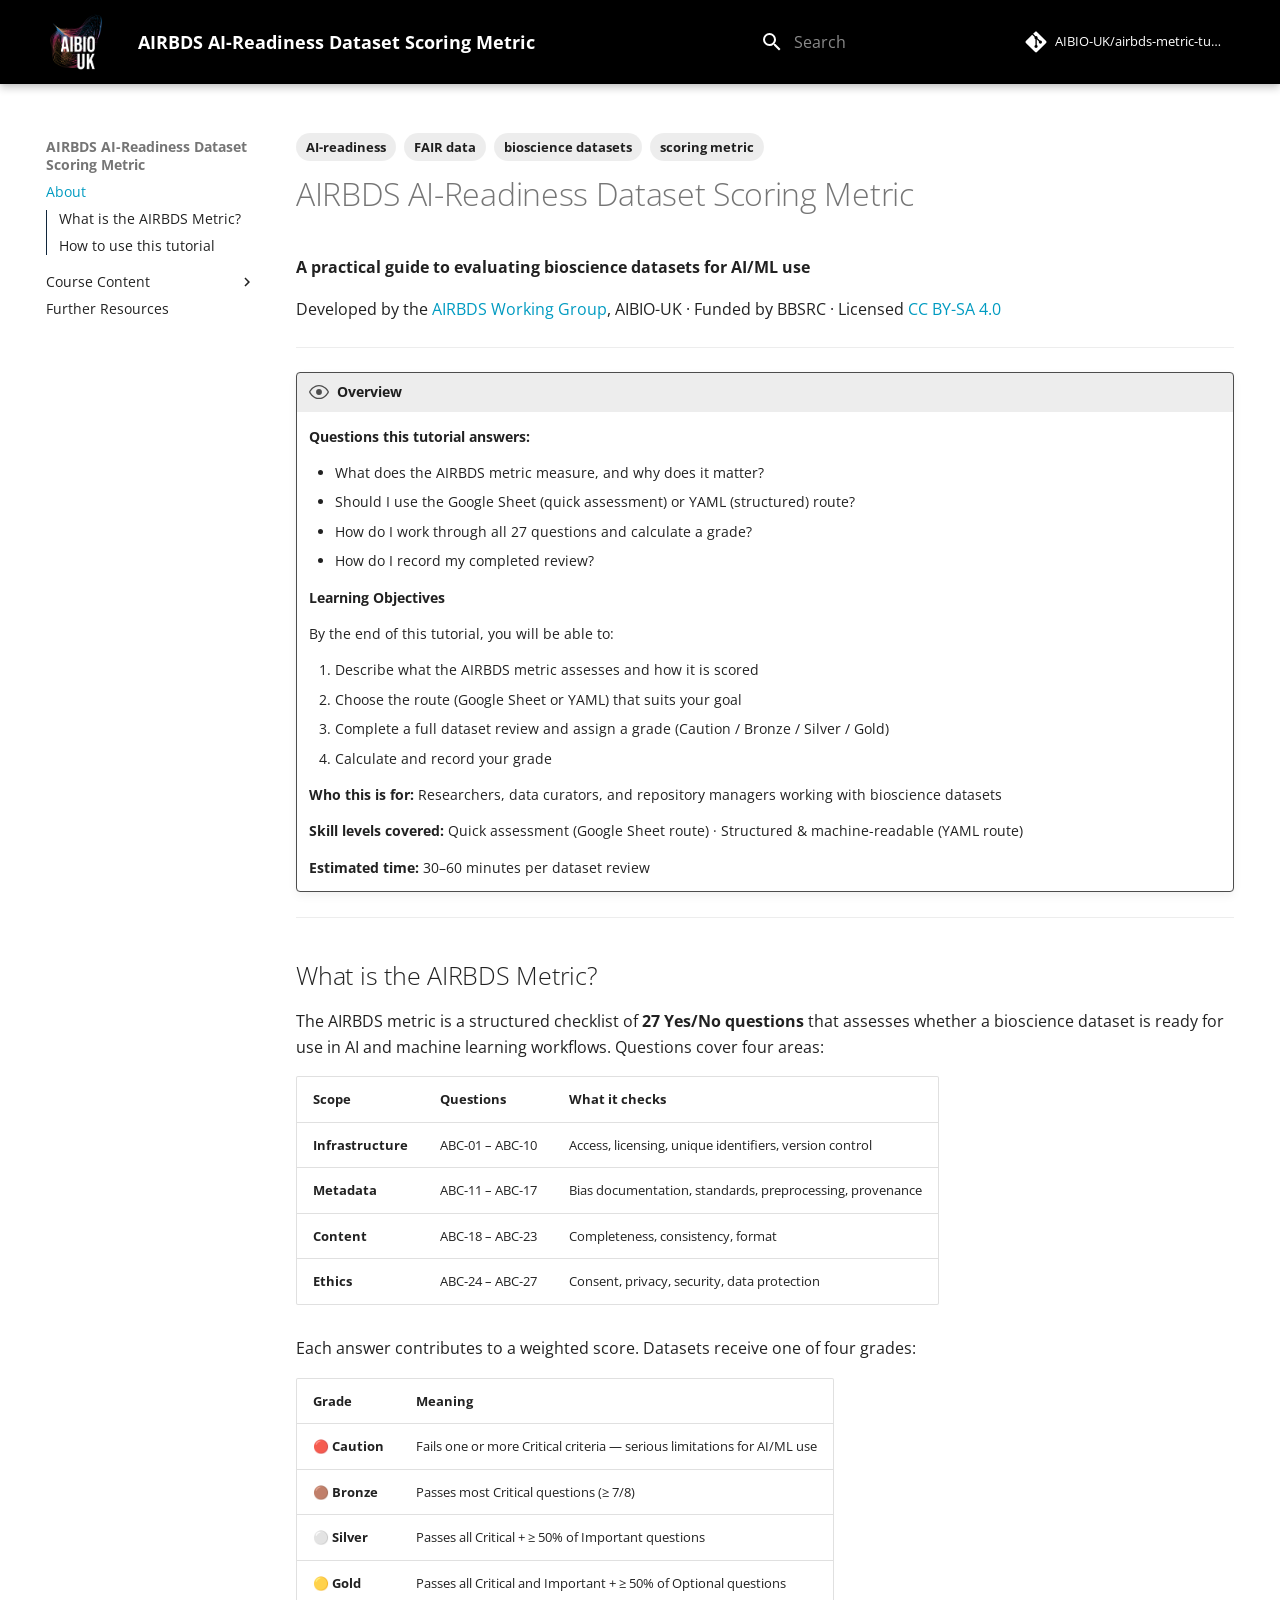
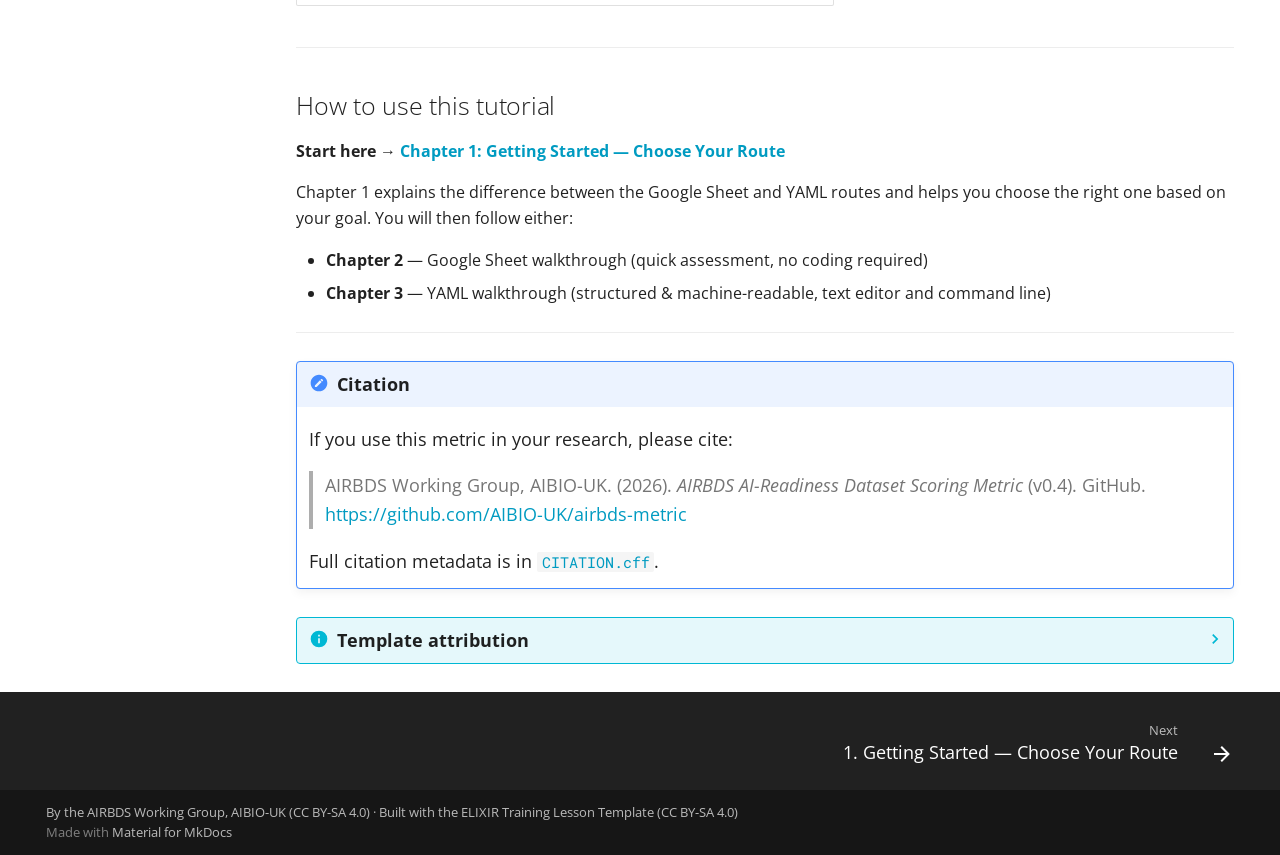
<file: index.html>
<!doctype html>
<html lang="en" class="no-js">
  <head>
    
      <meta charset="utf-8">
      <meta name="viewport" content="width=device-width,initial-scale=1">
      
      
      
        <link rel="canonical" href="https://AIBIO-UK.github.io/airbds-metric-tutorial/">
      
      
      
        <link rel="next" href="chapters/chapter_01/">
      
      
        
      
      
      <link rel="icon" href="assets/images/aibio-uk-logo.png">
      <meta name="generator" content="mkdocs-1.6.1, mkdocs-material-9.7.7">
    
    
      
        <title>AIRBDS AI-Readiness Dataset Scoring Metric</title>
      
    
    
      <link rel="stylesheet" href="assets/stylesheets/main.ec1eaa64.min.css">
      
      


    
    
      
    
    
      
        
        
        <link rel="preconnect" href="https://fonts.gstatic.com" crossorigin>
        <link rel="stylesheet" href="https://fonts.googleapis.com/css?family=Open+Sans:300,300i,400,400i,700,700i%7CRoboto+Mono:400,400i,700,700i&display=fallback">
        <style>:root{--md-text-font:"Open Sans";--md-code-font:"Roboto Mono"}</style>
      
    
    
      <link rel="stylesheet" href="stylesheets/extra.css">
    
      <link rel="stylesheet" href="stylesheets/neoteroi-mkdocs.css">
    
    <script>__md_scope=new URL(".",location),__md_hash=e=>[...e].reduce(((e,_)=>(e<<5)-e+_.charCodeAt(0)),0),__md_get=(e,_=localStorage,t=__md_scope)=>JSON.parse(_.getItem(t.pathname+"."+e)),__md_set=(e,_,t=localStorage,a=__md_scope)=>{try{t.setItem(a.pathname+"."+e,JSON.stringify(_))}catch(e){}}</script>
    
      

    
    
  </head>
  
  
    <body dir="ltr">
  
    
    <input class="md-toggle" data-md-toggle="drawer" type="checkbox" id="__drawer" autocomplete="off">
    <input class="md-toggle" data-md-toggle="search" type="checkbox" id="__search" autocomplete="off">
    <label class="md-overlay" for="__drawer"></label>
    <div data-md-component="skip">
      
        
        <a href="#airbds-ai-readiness-dataset-scoring-metric" class="md-skip">
          Skip to content
        </a>
      
    </div>
    <div data-md-component="announce">
      
    </div>
    
    
      

  

<header class="md-header md-header--shadow" data-md-component="header">
  <nav class="md-header__inner md-grid" aria-label="Header">
    <a href="." title="AIRBDS AI-Readiness Dataset Scoring Metric" class="md-header__button md-logo" aria-label="AIRBDS AI-Readiness Dataset Scoring Metric" data-md-component="logo">
      
  <img src="assets/images/10362_UoN_AIBIO-UK_LOGO_Full_Reversed.jpg" alt="logo">

    </a>
    <label class="md-header__button md-icon" for="__drawer">
      
      <svg xmlns="http://www.w3.org/2000/svg" viewBox="0 0 24 24"><path d="M3 6h18v2H3zm0 5h18v2H3zm0 5h18v2H3z"/></svg>
    </label>
    <div class="md-header__title" data-md-component="header-title">
      <div class="md-header__ellipsis">
        <div class="md-header__topic">
          <span class="md-ellipsis">
            AIRBDS AI-Readiness Dataset Scoring Metric
          </span>
        </div>
        <div class="md-header__topic" data-md-component="header-topic">
          <span class="md-ellipsis">
            
              About
            
          </span>
        </div>
      </div>
    </div>
    
    
      <script>var palette=__md_get("__palette");if(palette&&palette.color){if("(prefers-color-scheme)"===palette.color.media){var media=matchMedia("(prefers-color-scheme: light)"),input=document.querySelector(media.matches?"[data-md-color-media='(prefers-color-scheme: light)']":"[data-md-color-media='(prefers-color-scheme: dark)']");palette.color.media=input.getAttribute("data-md-color-media"),palette.color.scheme=input.getAttribute("data-md-color-scheme"),palette.color.primary=input.getAttribute("data-md-color-primary"),palette.color.accent=input.getAttribute("data-md-color-accent")}for(var[key,value]of Object.entries(palette.color))document.body.setAttribute("data-md-color-"+key,value)}</script>
    
    
    
      
      
        <label class="md-header__button md-icon" for="__search">
          
          <svg xmlns="http://www.w3.org/2000/svg" viewBox="0 0 24 24"><path d="M9.5 3A6.5 6.5 0 0 1 16 9.5c0 1.61-.59 3.09-1.56 4.23l.27.27h.79l5 5-1.5 1.5-5-5v-.79l-.27-.27A6.52 6.52 0 0 1 9.5 16 6.5 6.5 0 0 1 3 9.5 6.5 6.5 0 0 1 9.5 3m0 2C7 5 5 7 5 9.5S7 14 9.5 14 14 12 14 9.5 12 5 9.5 5"/></svg>
        </label>
        <div class="md-search" data-md-component="search" role="dialog">
  <label class="md-search__overlay" for="__search"></label>
  <div class="md-search__inner" role="search">
    <form class="md-search__form" name="search">
      <input type="text" class="md-search__input" name="query" aria-label="Search" placeholder="Search" autocapitalize="off" autocorrect="off" autocomplete="off" spellcheck="false" data-md-component="search-query" required>
      <label class="md-search__icon md-icon" for="__search">
        
        <svg xmlns="http://www.w3.org/2000/svg" viewBox="0 0 24 24"><path d="M9.5 3A6.5 6.5 0 0 1 16 9.5c0 1.61-.59 3.09-1.56 4.23l.27.27h.79l5 5-1.5 1.5-5-5v-.79l-.27-.27A6.52 6.52 0 0 1 9.5 16 6.5 6.5 0 0 1 3 9.5 6.5 6.5 0 0 1 9.5 3m0 2C7 5 5 7 5 9.5S7 14 9.5 14 14 12 14 9.5 12 5 9.5 5"/></svg>
        
        <svg xmlns="http://www.w3.org/2000/svg" viewBox="0 0 24 24"><path d="M20 11v2H8l5.5 5.5-1.42 1.42L4.16 12l7.92-7.92L13.5 5.5 8 11z"/></svg>
      </label>
      <nav class="md-search__options" aria-label="Search">
        
        <button type="reset" class="md-search__icon md-icon" title="Clear" aria-label="Clear" tabindex="-1">
          
          <svg xmlns="http://www.w3.org/2000/svg" viewBox="0 0 24 24"><path d="M19 6.41 17.59 5 12 10.59 6.41 5 5 6.41 10.59 12 5 17.59 6.41 19 12 13.41 17.59 19 19 17.59 13.41 12z"/></svg>
        </button>
      </nav>
      
    </form>
    <div class="md-search__output">
      <div class="md-search__scrollwrap" tabindex="0" data-md-scrollfix>
        <div class="md-search-result" data-md-component="search-result">
          <div class="md-search-result__meta">
            Initializing search
          </div>
          <ol class="md-search-result__list" role="presentation"></ol>
        </div>
      </div>
    </div>
  </div>
</div>
      
    
    
      <div class="md-header__source">
        <a href="https://github.com/AIBIO-UK/airbds-metric-tutorial" title="Go to repository" class="md-source" data-md-component="source">
  <div class="md-source__icon md-icon">
    
    <svg xmlns="http://www.w3.org/2000/svg" viewBox="0 0 448 512"><!--! Font Awesome Free 7.1.0 by @fontawesome - https://fontawesome.com License - https://fontawesome.com/license/free (Icons: CC BY 4.0, Fonts: SIL OFL 1.1, Code: MIT License) Copyright 2025 Fonticons, Inc.--><path d="M439.6 236.1 244 40.5c-5.4-5.5-12.8-8.5-20.4-8.5s-15 3-20.4 8.4L162.5 81l51.5 51.5c27.1-9.1 52.7 16.8 43.4 43.7l49.7 49.7c34.2-11.8 61.2 31 35.5 56.7-26.5 26.5-70.2-2.9-56-37.3L240.3 199v121.9c25.3 12.5 22.3 41.8 9.1 55-6.4 6.4-15.2 10.1-24.3 10.1s-17.8-3.6-24.3-10.1c-17.6-17.6-11.1-46.9 11.2-56v-123c-20.8-8.5-24.6-30.7-18.6-45L142.6 101 8.5 235.1C3 240.6 0 247.9 0 255.5s3 15 8.5 20.4l195.6 195.7c5.4 5.4 12.7 8.4 20.4 8.4s15-3 20.4-8.4l194.7-194.7c5.4-5.4 8.4-12.8 8.4-20.4s-3-15-8.4-20.4"/></svg>
  </div>
  <div class="md-source__repository">
    AIBIO-UK/airbds-metric-tutorial
  </div>
</a>
      </div>
    
  </nav>
  
</header>
    
    <div class="md-container" data-md-component="container">
      
      
        
          
        
      
      <main class="md-main" data-md-component="main">
        <div class="md-main__inner md-grid">
          
            
              
              <div class="md-sidebar md-sidebar--primary" data-md-component="sidebar" data-md-type="navigation" >
                <div class="md-sidebar__scrollwrap">
                  <div class="md-sidebar__inner">
                    



  

<nav class="md-nav md-nav--primary md-nav--integrated" aria-label="Navigation" data-md-level="0">
  <label class="md-nav__title" for="__drawer">
    <a href="." title="AIRBDS AI-Readiness Dataset Scoring Metric" class="md-nav__button md-logo" aria-label="AIRBDS AI-Readiness Dataset Scoring Metric" data-md-component="logo">
      
  <img src="assets/images/10362_UoN_AIBIO-UK_LOGO_Full_Reversed.jpg" alt="logo">

    </a>
    AIRBDS AI-Readiness Dataset Scoring Metric
  </label>
  
    <div class="md-nav__source">
      <a href="https://github.com/AIBIO-UK/airbds-metric-tutorial" title="Go to repository" class="md-source" data-md-component="source">
  <div class="md-source__icon md-icon">
    
    <svg xmlns="http://www.w3.org/2000/svg" viewBox="0 0 448 512"><!--! Font Awesome Free 7.1.0 by @fontawesome - https://fontawesome.com License - https://fontawesome.com/license/free (Icons: CC BY 4.0, Fonts: SIL OFL 1.1, Code: MIT License) Copyright 2025 Fonticons, Inc.--><path d="M439.6 236.1 244 40.5c-5.4-5.5-12.8-8.5-20.4-8.5s-15 3-20.4 8.4L162.5 81l51.5 51.5c27.1-9.1 52.7 16.8 43.4 43.7l49.7 49.7c34.2-11.8 61.2 31 35.5 56.7-26.5 26.5-70.2-2.9-56-37.3L240.3 199v121.9c25.3 12.5 22.3 41.8 9.1 55-6.4 6.4-15.2 10.1-24.3 10.1s-17.8-3.6-24.3-10.1c-17.6-17.6-11.1-46.9 11.2-56v-123c-20.8-8.5-24.6-30.7-18.6-45L142.6 101 8.5 235.1C3 240.6 0 247.9 0 255.5s3 15 8.5 20.4l195.6 195.7c5.4 5.4 12.7 8.4 20.4 8.4s15-3 20.4-8.4l194.7-194.7c5.4-5.4 8.4-12.8 8.4-20.4s-3-15-8.4-20.4"/></svg>
  </div>
  <div class="md-source__repository">
    AIBIO-UK/airbds-metric-tutorial
  </div>
</a>
    </div>
  
  <ul class="md-nav__list" data-md-scrollfix>
    
      
      
  
  
    
  
  
  
    <li class="md-nav__item md-nav__item--active">
      
      <input class="md-nav__toggle md-toggle" type="checkbox" id="__toc">
      
      
        
      
      
        <label class="md-nav__link md-nav__link--active" for="__toc">
          
  
  
  <span class="md-ellipsis">
    
  
    About
  

    
  </span>
  
  

          <span class="md-nav__icon md-icon"></span>
        </label>
      
      <a href="." class="md-nav__link md-nav__link--active">
        
  
  
  <span class="md-ellipsis">
    
  
    About
  

    
  </span>
  
  

      </a>
      
        

<nav class="md-nav md-nav--secondary" aria-label="Table of contents">
  
  
  
    
  
  
    <label class="md-nav__title" for="__toc">
      <span class="md-nav__icon md-icon"></span>
      Table of contents
    </label>
    <ul class="md-nav__list" data-md-component="toc" data-md-scrollfix>
      
        <li class="md-nav__item">
  <a href="#what-is-the-airbds-metric" class="md-nav__link">
    <span class="md-ellipsis">
      
        What is the AIRBDS Metric?
      
    </span>
  </a>
  
</li>
      
        <li class="md-nav__item">
  <a href="#how-to-use-this-tutorial" class="md-nav__link">
    <span class="md-ellipsis">
      
        How to use this tutorial
      
    </span>
  </a>
  
</li>
      
    </ul>
  
</nav>
      
    </li>
  

    
      
      
  
  
  
  
    
    
    
    
    
    <li class="md-nav__item md-nav__item--nested">
      
        
        
        <input class="md-nav__toggle md-toggle " type="checkbox" id="__nav_2" >
        
          
          <label class="md-nav__link" for="__nav_2" id="__nav_2_label" tabindex="0">
            
  
  
  <span class="md-ellipsis">
    
  
    Course Content
  

    
  </span>
  
  

            <span class="md-nav__icon md-icon"></span>
          </label>
        
        <nav class="md-nav" data-md-level="1" aria-labelledby="__nav_2_label" aria-expanded="false">
          <label class="md-nav__title" for="__nav_2">
            <span class="md-nav__icon md-icon"></span>
            
  
    Course Content
  

          </label>
          <ul class="md-nav__list" data-md-scrollfix>
            
              
                
  
  
  
  
    <li class="md-nav__item">
      <a href="chapters/chapter_01/" class="md-nav__link">
        
  
  
  <span class="md-ellipsis">
    
  
    1. Getting Started — Choose Your Route
  

    
  </span>
  
  

      </a>
    </li>
  

              
            
              
                
  
  
  
  
    <li class="md-nav__item">
      <a href="chapters/chapter_02_google_sheet/" class="md-nav__link">
        
  
  
  <span class="md-ellipsis">
    
  
    2. Google Sheet Walkthrough (Quick Assessment)
  

    
  </span>
  
  

      </a>
    </li>
  

              
            
              
                
  
  
  
  
    <li class="md-nav__item">
      <a href="chapters/chapter_03_yaml/" class="md-nav__link">
        
  
  
  <span class="md-ellipsis">
    
  
    3. YAML Walkthrough
  

    
  </span>
  
  

      </a>
    </li>
  

              
            
              
                
  
  
  
  
    <li class="md-nav__item">
      <a href="chapters/references/" class="md-nav__link">
        
  
  
  <span class="md-ellipsis">
    
  
    References
  

    
  </span>
  
  

      </a>
    </li>
  

              
            
          </ul>
        </nav>
      
    </li>
  

    
      
      
  
  
  
  
    <li class="md-nav__item">
      <a href="follow_up_training/" class="md-nav__link">
        
  
  
  <span class="md-ellipsis">
    
  
    Further Resources
  

    
  </span>
  
  

      </a>
    </li>
  

    
  </ul>
</nav>
                  </div>
                </div>
              </div>
            
            
          
          
            <div class="md-content" data-md-component="content">
              
              <article class="md-content__inner md-typeset">
                
                  

  <nav class="md-tags" >
    
      
      
      
      
        <a href="keywords/#tag:ai-readiness" class="md-tag">AI-readiness</a>
      
    
      
      
      
      
        <a href="keywords/#tag:fair-data" class="md-tag">FAIR data</a>
      
    
      
      
      
      
        <a href="keywords/#tag:bioscience-datasets" class="md-tag">bioscience datasets</a>
      
    
      
      
      
      
        <a href="keywords/#tag:scoring-metric" class="md-tag">scoring metric</a>
      
    
  </nav>


  
  


<div><h1 id="airbds-ai-readiness-dataset-scoring-metric">AIRBDS AI-Readiness Dataset Scoring Metric</h1>
<p><strong>A practical guide to evaluating bioscience datasets for AI/ML use</strong></p>
<p>Developed by the <a href="https://aibio.ac.uk/about/working-groups/airbds/">AIRBDS Working Group</a>, AIBIO-UK · Funded by BBSRC · Licensed <a href="https://creativecommons.org/licenses/by-sa/4.0/">CC BY-SA 4.0</a></p>
<hr>
<div class="admonition overview">
<p class="admonition-title">Overview</p>
<p><strong>Questions this tutorial answers:</strong></p>
<ul>
<li>What does the AIRBDS metric measure, and why does it matter?</li>
<li>Should I use the Google Sheet (quick assessment) or YAML (structured) route?</li>
<li>How do I work through all 27 questions and calculate a grade?</li>
<li>How do I record my completed review?</li>
</ul>
<p><strong>Learning Objectives</strong></p>
<p>By the end of this tutorial, you will be able to:</p>
<ol>
<li>Describe what the AIRBDS metric assesses and how it is scored</li>
<li>Choose the route (Google Sheet or YAML) that suits your goal</li>
<li>Complete a full dataset review and assign a grade (Caution / Bronze / Silver / Gold)</li>
<li>Calculate and record your grade</li>
</ol>
<p><strong>Who this is for:</strong> Researchers, data curators, and repository managers working with bioscience datasets</p>
<p><strong>Skill levels covered:</strong> Quick assessment (Google Sheet route) · Structured &amp; machine-readable (YAML route)</p>
<p><strong>Estimated time:</strong> 30–60 minutes per dataset review</p>
</div>
<hr>
<h2 id="what-is-the-airbds-metric">What is the AIRBDS Metric?</h2>
<p>The AIRBDS metric is a structured checklist of <strong>27 Yes/No questions</strong> that assesses whether a bioscience dataset is ready for use in AI and machine learning workflows. Questions cover four areas:</p>
<table>
<thead>
<tr>
<th>Scope</th>
<th>Questions</th>
<th>What it checks</th>
</tr>
</thead>
<tbody>
<tr>
<td><strong>Infrastructure</strong></td>
<td>ABC-01 – ABC-10</td>
<td>Access, licensing, unique identifiers, version control</td>
</tr>
<tr>
<td><strong>Metadata</strong></td>
<td>ABC-11 – ABC-17</td>
<td>Bias documentation, standards, preprocessing, provenance</td>
</tr>
<tr>
<td><strong>Content</strong></td>
<td>ABC-18 – ABC-23</td>
<td>Completeness, consistency, format</td>
</tr>
<tr>
<td><strong>Ethics</strong></td>
<td>ABC-24 – ABC-27</td>
<td>Consent, privacy, security, data protection</td>
</tr>
</tbody>
</table>
<p>Each answer contributes to a weighted score. Datasets receive one of four grades:</p>
<table>
<thead>
<tr>
<th>Grade</th>
<th>Meaning</th>
</tr>
</thead>
<tbody>
<tr>
<td>🔴 <strong>Caution</strong></td>
<td>Fails one or more Critical criteria — serious limitations for AI/ML use</td>
</tr>
<tr>
<td>🟤 <strong>Bronze</strong></td>
<td>Passes most Critical questions (≥ 7/8)</td>
</tr>
<tr>
<td>⚪ <strong>Silver</strong></td>
<td>Passes all Critical + ≥ 50% of Important questions</td>
</tr>
<tr>
<td>🟡 <strong>Gold</strong></td>
<td>Passes all Critical and Important + ≥ 50% of Optional questions</td>
</tr>
</tbody>
</table>
<hr>
<h2 id="how-to-use-this-tutorial">How to use this tutorial</h2>
<p><strong>Start here → <a href="chapters/chapter_01/">Chapter 1: Getting Started — Choose Your Route</a></strong></p>
<p>Chapter 1 explains the difference between the Google Sheet and YAML routes and helps you choose the right one based on your goal. You will then follow either:</p>
<ul>
<li><strong>Chapter 2</strong> — Google Sheet walkthrough (quick assessment, no coding required)</li>
<li><strong>Chapter 3</strong> — YAML walkthrough (structured &amp; machine-readable, text editor and command line)</li>
</ul>
<hr>
<div class="admonition note">
<p class="admonition-title">Citation</p>
<p>If you use this metric in your research, please cite:</p>
<blockquote>
<p>AIRBDS Working Group, AIBIO-UK. (2026). <em>AIRBDS AI-Readiness Dataset Scoring Metric</em> (v0.4). GitHub. <a href="https://github.com/AIBIO-UK/airbds-metric">https://github.com/AIBIO-UK/airbds-metric</a></p>
</blockquote>
<p>Full citation metadata is in <a href="https://github.com/AIBIO-UK/airbds-metric/blob/main/CITATION.cff"><code>CITATION.cff</code></a>.</p>
</div>
<details class="info">
<summary>Template attribution</summary>
<p>This tutorial site is built using the <a href="https://zenodo.org/records/7913092">ELIXIR Training Lesson Template</a>
by van Geest G, Kronander E, Romero Herrera JA, Žlender N, ELIXIR Training Coordination Team &amp; Cardona A (2023).
DOI: <a href="https://doi.org/10.5281/zenodo.7913092">10.5281/zenodo.7913092</a> · CC BY-SA 4.0.
Content has been replaced with the AIRBDS tutorial and AIBIO-UK branding applied.
This tutorial is therefore also licensed CC BY-SA 4.0.</p>
</details></div>







  
  






                
              </article>
            </div>
          
          
<script>var target=document.getElementById(location.hash.slice(1));target&&target.name&&(target.checked=target.name.startsWith("__tabbed_"))</script>
        </div>
        
          <button type="button" class="md-top md-icon" data-md-component="top" hidden>
  
  <svg xmlns="http://www.w3.org/2000/svg" viewBox="0 0 24 24"><path d="M13 20h-2V8l-5.5 5.5-1.42-1.42L12 4.16l7.92 7.92-1.42 1.42L13 8z"/></svg>
  Back to top
</button>
        
      </main>
      
        <footer class="md-footer">
  
    
      
      <nav class="md-footer__inner md-grid" aria-label="Footer" >
        
        
          
          <a href="chapters/chapter_01/" class="md-footer__link md-footer__link--next" aria-label="Next: 1. Getting Started — Choose Your Route">
            <div class="md-footer__title">
              <span class="md-footer__direction">
                Next
              </span>
              <div class="md-ellipsis">
                1. Getting Started — Choose Your Route
              </div>
            </div>
            <div class="md-footer__button md-icon">
              
              <svg xmlns="http://www.w3.org/2000/svg" viewBox="0 0 24 24"><path d="M4 11v2h12l-5.5 5.5 1.42 1.42L19.84 12l-7.92-7.92L10.5 5.5 16 11z"/></svg>
            </div>
          </a>
        
      </nav>
    
  
  <div class="md-footer-meta md-typeset">
    <div class="md-footer-meta__inner md-grid">
      <div class="md-copyright">
  
    <div class="md-copyright__highlight">
      By the AIRBDS Working Group, AIBIO-UK (CC BY-SA 4.0) &middot; Built with the <a href="https://doi.org/10.5281/zenodo.7913092">ELIXIR Training Lesson Template</a> (CC BY-SA 4.0)
    </div>
  
  
    Made with
    <a href="https://squidfunk.github.io/mkdocs-material/" target="_blank" rel="noopener">
      Material for MkDocs
    </a>
  
</div>
      
    </div>
  </div>
</footer>
      
    </div>
    <div class="md-dialog" data-md-component="dialog">
      <div class="md-dialog__inner md-typeset"></div>
    </div>
    
    
    
      
      
      <script id="__config" type="application/json">{"annotate": null, "base": ".", "features": ["navigation.top", "navigation.footer", "toc.integrate"], "search": "assets/javascripts/workers/search.2c215733.min.js", "tags": null, "translations": {"clipboard.copied": "Copied to clipboard", "clipboard.copy": "Copy to clipboard", "search.result.more.one": "1 more on this page", "search.result.more.other": "# more on this page", "search.result.none": "No matching documents", "search.result.one": "1 matching document", "search.result.other": "# matching documents", "search.result.placeholder": "Type to start searching", "search.result.term.missing": "Missing", "select.version": "Select version"}, "version": null}</script>
    
    
      <script src="assets/javascripts/bundle.d7400e89.min.js"></script>
      
    
  </body>
</html>
</file>
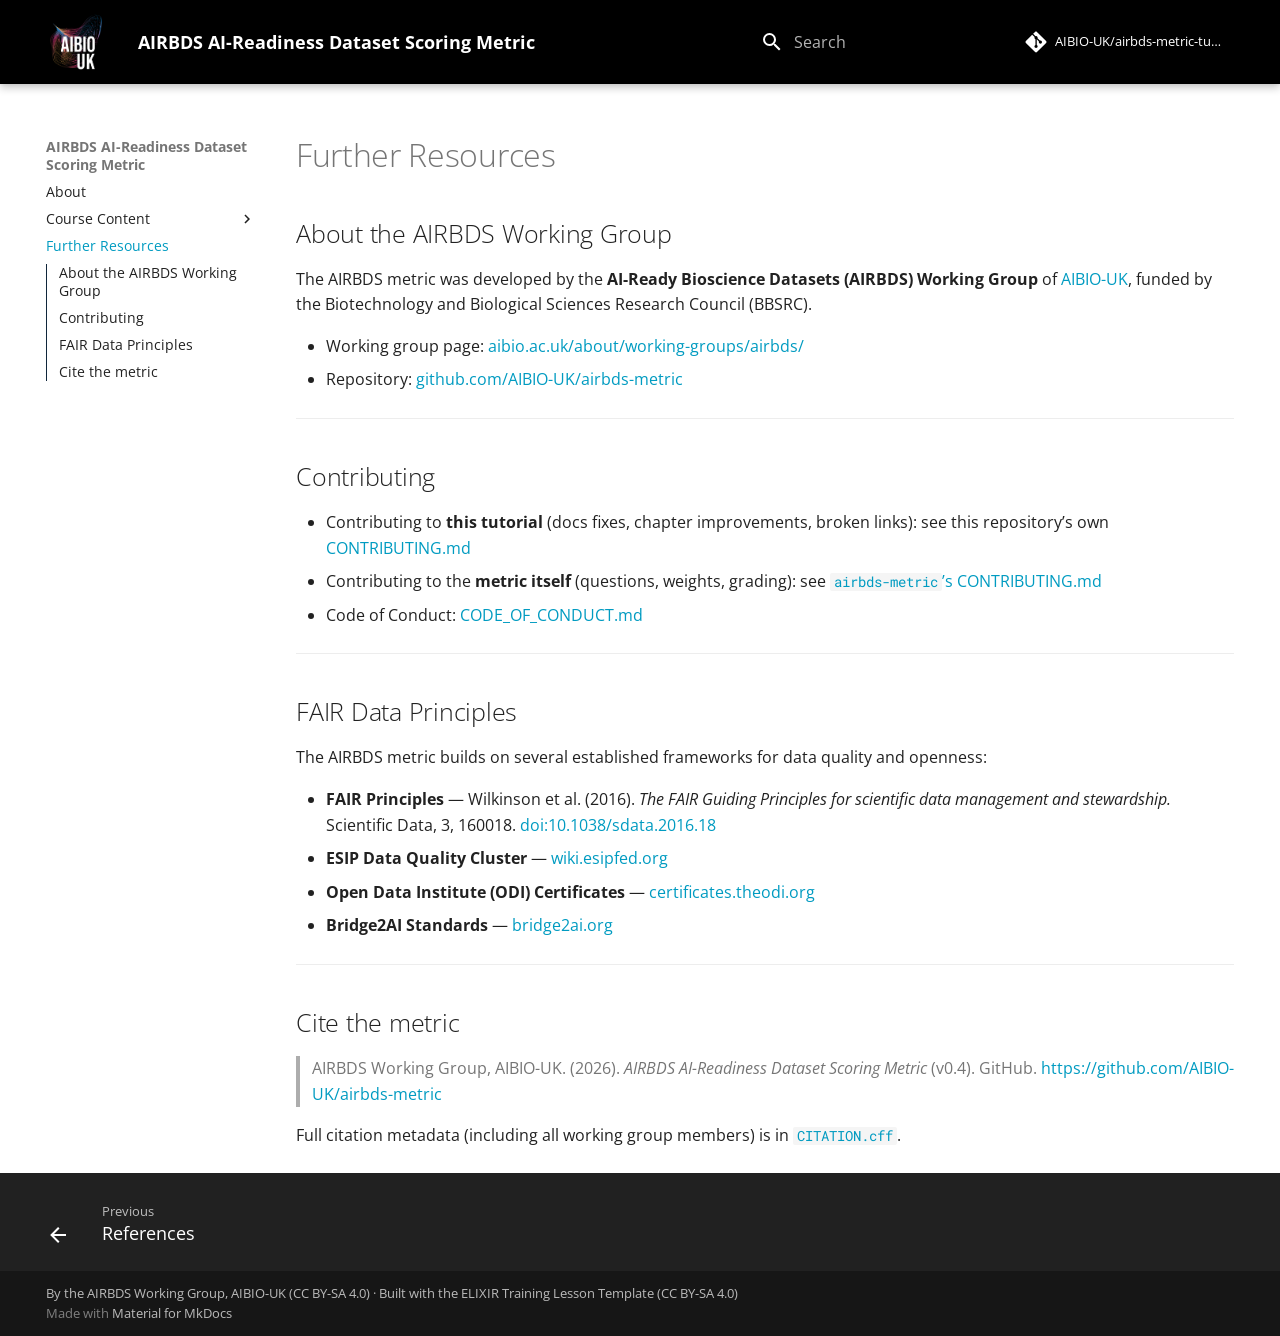
<file: follow_up_training/index.html>
<!doctype html>
<html lang="en" class="no-js">
  <head>
    
      <meta charset="utf-8">
      <meta name="viewport" content="width=device-width,initial-scale=1">
      
      
      
        <link rel="canonical" href="https://AIBIO-UK.github.io/airbds-metric-tutorial/follow_up_training/">
      
      
        <link rel="prev" href="../chapters/references/">
      
      
      
        
      
      
      <link rel="icon" href="../assets/images/aibio-uk-logo.png">
      <meta name="generator" content="mkdocs-1.6.1, mkdocs-material-9.7.7">
    
    
      
        <title>Further Resources - AIRBDS AI-Readiness Dataset Scoring Metric</title>
      
    
    
      <link rel="stylesheet" href="../assets/stylesheets/main.ec1eaa64.min.css">
      
      


    
    
      
    
    
      
        
        
        <link rel="preconnect" href="https://fonts.gstatic.com" crossorigin>
        <link rel="stylesheet" href="https://fonts.googleapis.com/css?family=Open+Sans:300,300i,400,400i,700,700i%7CRoboto+Mono:400,400i,700,700i&display=fallback">
        <style>:root{--md-text-font:"Open Sans";--md-code-font:"Roboto Mono"}</style>
      
    
    
      <link rel="stylesheet" href="../stylesheets/extra.css">
    
      <link rel="stylesheet" href="../stylesheets/neoteroi-mkdocs.css">
    
    <script>__md_scope=new URL("..",location),__md_hash=e=>[...e].reduce(((e,_)=>(e<<5)-e+_.charCodeAt(0)),0),__md_get=(e,_=localStorage,t=__md_scope)=>JSON.parse(_.getItem(t.pathname+"."+e)),__md_set=(e,_,t=localStorage,a=__md_scope)=>{try{t.setItem(a.pathname+"."+e,JSON.stringify(_))}catch(e){}}</script>
    
      

    
    
  </head>
  
  
    <body dir="ltr">
  
    
    <input class="md-toggle" data-md-toggle="drawer" type="checkbox" id="__drawer" autocomplete="off">
    <input class="md-toggle" data-md-toggle="search" type="checkbox" id="__search" autocomplete="off">
    <label class="md-overlay" for="__drawer"></label>
    <div data-md-component="skip">
      
        
        <a href="#further-resources" class="md-skip">
          Skip to content
        </a>
      
    </div>
    <div data-md-component="announce">
      
    </div>
    
    
      

  

<header class="md-header md-header--shadow" data-md-component="header">
  <nav class="md-header__inner md-grid" aria-label="Header">
    <a href=".." title="AIRBDS AI-Readiness Dataset Scoring Metric" class="md-header__button md-logo" aria-label="AIRBDS AI-Readiness Dataset Scoring Metric" data-md-component="logo">
      
  <img src="../assets/images/10362_UoN_AIBIO-UK_LOGO_Full_Reversed.jpg" alt="logo">

    </a>
    <label class="md-header__button md-icon" for="__drawer">
      
      <svg xmlns="http://www.w3.org/2000/svg" viewBox="0 0 24 24"><path d="M3 6h18v2H3zm0 5h18v2H3zm0 5h18v2H3z"/></svg>
    </label>
    <div class="md-header__title" data-md-component="header-title">
      <div class="md-header__ellipsis">
        <div class="md-header__topic">
          <span class="md-ellipsis">
            AIRBDS AI-Readiness Dataset Scoring Metric
          </span>
        </div>
        <div class="md-header__topic" data-md-component="header-topic">
          <span class="md-ellipsis">
            
              Further Resources
            
          </span>
        </div>
      </div>
    </div>
    
    
      <script>var palette=__md_get("__palette");if(palette&&palette.color){if("(prefers-color-scheme)"===palette.color.media){var media=matchMedia("(prefers-color-scheme: light)"),input=document.querySelector(media.matches?"[data-md-color-media='(prefers-color-scheme: light)']":"[data-md-color-media='(prefers-color-scheme: dark)']");palette.color.media=input.getAttribute("data-md-color-media"),palette.color.scheme=input.getAttribute("data-md-color-scheme"),palette.color.primary=input.getAttribute("data-md-color-primary"),palette.color.accent=input.getAttribute("data-md-color-accent")}for(var[key,value]of Object.entries(palette.color))document.body.setAttribute("data-md-color-"+key,value)}</script>
    
    
    
      
      
        <label class="md-header__button md-icon" for="__search">
          
          <svg xmlns="http://www.w3.org/2000/svg" viewBox="0 0 24 24"><path d="M9.5 3A6.5 6.5 0 0 1 16 9.5c0 1.61-.59 3.09-1.56 4.23l.27.27h.79l5 5-1.5 1.5-5-5v-.79l-.27-.27A6.52 6.52 0 0 1 9.5 16 6.5 6.5 0 0 1 3 9.5 6.5 6.5 0 0 1 9.5 3m0 2C7 5 5 7 5 9.5S7 14 9.5 14 14 12 14 9.5 12 5 9.5 5"/></svg>
        </label>
        <div class="md-search" data-md-component="search" role="dialog">
  <label class="md-search__overlay" for="__search"></label>
  <div class="md-search__inner" role="search">
    <form class="md-search__form" name="search">
      <input type="text" class="md-search__input" name="query" aria-label="Search" placeholder="Search" autocapitalize="off" autocorrect="off" autocomplete="off" spellcheck="false" data-md-component="search-query" required>
      <label class="md-search__icon md-icon" for="__search">
        
        <svg xmlns="http://www.w3.org/2000/svg" viewBox="0 0 24 24"><path d="M9.5 3A6.5 6.5 0 0 1 16 9.5c0 1.61-.59 3.09-1.56 4.23l.27.27h.79l5 5-1.5 1.5-5-5v-.79l-.27-.27A6.52 6.52 0 0 1 9.5 16 6.5 6.5 0 0 1 3 9.5 6.5 6.5 0 0 1 9.5 3m0 2C7 5 5 7 5 9.5S7 14 9.5 14 14 12 14 9.5 12 5 9.5 5"/></svg>
        
        <svg xmlns="http://www.w3.org/2000/svg" viewBox="0 0 24 24"><path d="M20 11v2H8l5.5 5.5-1.42 1.42L4.16 12l7.92-7.92L13.5 5.5 8 11z"/></svg>
      </label>
      <nav class="md-search__options" aria-label="Search">
        
        <button type="reset" class="md-search__icon md-icon" title="Clear" aria-label="Clear" tabindex="-1">
          
          <svg xmlns="http://www.w3.org/2000/svg" viewBox="0 0 24 24"><path d="M19 6.41 17.59 5 12 10.59 6.41 5 5 6.41 10.59 12 5 17.59 6.41 19 12 13.41 17.59 19 19 17.59 13.41 12z"/></svg>
        </button>
      </nav>
      
    </form>
    <div class="md-search__output">
      <div class="md-search__scrollwrap" tabindex="0" data-md-scrollfix>
        <div class="md-search-result" data-md-component="search-result">
          <div class="md-search-result__meta">
            Initializing search
          </div>
          <ol class="md-search-result__list" role="presentation"></ol>
        </div>
      </div>
    </div>
  </div>
</div>
      
    
    
      <div class="md-header__source">
        <a href="https://github.com/AIBIO-UK/airbds-metric-tutorial" title="Go to repository" class="md-source" data-md-component="source">
  <div class="md-source__icon md-icon">
    
    <svg xmlns="http://www.w3.org/2000/svg" viewBox="0 0 448 512"><!--! Font Awesome Free 7.1.0 by @fontawesome - https://fontawesome.com License - https://fontawesome.com/license/free (Icons: CC BY 4.0, Fonts: SIL OFL 1.1, Code: MIT License) Copyright 2025 Fonticons, Inc.--><path d="M439.6 236.1 244 40.5c-5.4-5.5-12.8-8.5-20.4-8.5s-15 3-20.4 8.4L162.5 81l51.5 51.5c27.1-9.1 52.7 16.8 43.4 43.7l49.7 49.7c34.2-11.8 61.2 31 35.5 56.7-26.5 26.5-70.2-2.9-56-37.3L240.3 199v121.9c25.3 12.5 22.3 41.8 9.1 55-6.4 6.4-15.2 10.1-24.3 10.1s-17.8-3.6-24.3-10.1c-17.6-17.6-11.1-46.9 11.2-56v-123c-20.8-8.5-24.6-30.7-18.6-45L142.6 101 8.5 235.1C3 240.6 0 247.9 0 255.5s3 15 8.5 20.4l195.6 195.7c5.4 5.4 12.7 8.4 20.4 8.4s15-3 20.4-8.4l194.7-194.7c5.4-5.4 8.4-12.8 8.4-20.4s-3-15-8.4-20.4"/></svg>
  </div>
  <div class="md-source__repository">
    AIBIO-UK/airbds-metric-tutorial
  </div>
</a>
      </div>
    
  </nav>
  
</header>
    
    <div class="md-container" data-md-component="container">
      
      
        
          
        
      
      <main class="md-main" data-md-component="main">
        <div class="md-main__inner md-grid">
          
            
              
              <div class="md-sidebar md-sidebar--primary" data-md-component="sidebar" data-md-type="navigation" >
                <div class="md-sidebar__scrollwrap">
                  <div class="md-sidebar__inner">
                    



  

<nav class="md-nav md-nav--primary md-nav--integrated" aria-label="Navigation" data-md-level="0">
  <label class="md-nav__title" for="__drawer">
    <a href=".." title="AIRBDS AI-Readiness Dataset Scoring Metric" class="md-nav__button md-logo" aria-label="AIRBDS AI-Readiness Dataset Scoring Metric" data-md-component="logo">
      
  <img src="../assets/images/10362_UoN_AIBIO-UK_LOGO_Full_Reversed.jpg" alt="logo">

    </a>
    AIRBDS AI-Readiness Dataset Scoring Metric
  </label>
  
    <div class="md-nav__source">
      <a href="https://github.com/AIBIO-UK/airbds-metric-tutorial" title="Go to repository" class="md-source" data-md-component="source">
  <div class="md-source__icon md-icon">
    
    <svg xmlns="http://www.w3.org/2000/svg" viewBox="0 0 448 512"><!--! Font Awesome Free 7.1.0 by @fontawesome - https://fontawesome.com License - https://fontawesome.com/license/free (Icons: CC BY 4.0, Fonts: SIL OFL 1.1, Code: MIT License) Copyright 2025 Fonticons, Inc.--><path d="M439.6 236.1 244 40.5c-5.4-5.5-12.8-8.5-20.4-8.5s-15 3-20.4 8.4L162.5 81l51.5 51.5c27.1-9.1 52.7 16.8 43.4 43.7l49.7 49.7c34.2-11.8 61.2 31 35.5 56.7-26.5 26.5-70.2-2.9-56-37.3L240.3 199v121.9c25.3 12.5 22.3 41.8 9.1 55-6.4 6.4-15.2 10.1-24.3 10.1s-17.8-3.6-24.3-10.1c-17.6-17.6-11.1-46.9 11.2-56v-123c-20.8-8.5-24.6-30.7-18.6-45L142.6 101 8.5 235.1C3 240.6 0 247.9 0 255.5s3 15 8.5 20.4l195.6 195.7c5.4 5.4 12.7 8.4 20.4 8.4s15-3 20.4-8.4l194.7-194.7c5.4-5.4 8.4-12.8 8.4-20.4s-3-15-8.4-20.4"/></svg>
  </div>
  <div class="md-source__repository">
    AIBIO-UK/airbds-metric-tutorial
  </div>
</a>
    </div>
  
  <ul class="md-nav__list" data-md-scrollfix>
    
      
      
  
  
  
  
    <li class="md-nav__item">
      <a href=".." class="md-nav__link">
        
  
  
  <span class="md-ellipsis">
    
  
    About
  

    
  </span>
  
  

      </a>
    </li>
  

    
      
      
  
  
  
  
    
    
    
    
    
    <li class="md-nav__item md-nav__item--nested">
      
        
        
        <input class="md-nav__toggle md-toggle " type="checkbox" id="__nav_2" >
        
          
          <label class="md-nav__link" for="__nav_2" id="__nav_2_label" tabindex="0">
            
  
  
  <span class="md-ellipsis">
    
  
    Course Content
  

    
  </span>
  
  

            <span class="md-nav__icon md-icon"></span>
          </label>
        
        <nav class="md-nav" data-md-level="1" aria-labelledby="__nav_2_label" aria-expanded="false">
          <label class="md-nav__title" for="__nav_2">
            <span class="md-nav__icon md-icon"></span>
            
  
    Course Content
  

          </label>
          <ul class="md-nav__list" data-md-scrollfix>
            
              
                
  
  
  
  
    <li class="md-nav__item">
      <a href="../chapters/chapter_01/" class="md-nav__link">
        
  
  
  <span class="md-ellipsis">
    
  
    1. Getting Started — Choose Your Route
  

    
  </span>
  
  

      </a>
    </li>
  

              
            
              
                
  
  
  
  
    <li class="md-nav__item">
      <a href="../chapters/chapter_02_google_sheet/" class="md-nav__link">
        
  
  
  <span class="md-ellipsis">
    
  
    2. Google Sheet Walkthrough (Quick Assessment)
  

    
  </span>
  
  

      </a>
    </li>
  

              
            
              
                
  
  
  
  
    <li class="md-nav__item">
      <a href="../chapters/chapter_03_yaml/" class="md-nav__link">
        
  
  
  <span class="md-ellipsis">
    
  
    3. YAML Walkthrough
  

    
  </span>
  
  

      </a>
    </li>
  

              
            
              
                
  
  
  
  
    <li class="md-nav__item">
      <a href="../chapters/references/" class="md-nav__link">
        
  
  
  <span class="md-ellipsis">
    
  
    References
  

    
  </span>
  
  

      </a>
    </li>
  

              
            
          </ul>
        </nav>
      
    </li>
  

    
      
      
  
  
    
  
  
  
    <li class="md-nav__item md-nav__item--active">
      
      <input class="md-nav__toggle md-toggle" type="checkbox" id="__toc">
      
      
        
      
      
        <label class="md-nav__link md-nav__link--active" for="__toc">
          
  
  
  <span class="md-ellipsis">
    
  
    Further Resources
  

    
  </span>
  
  

          <span class="md-nav__icon md-icon"></span>
        </label>
      
      <a href="./" class="md-nav__link md-nav__link--active">
        
  
  
  <span class="md-ellipsis">
    
  
    Further Resources
  

    
  </span>
  
  

      </a>
      
        

<nav class="md-nav md-nav--secondary" aria-label="Table of contents">
  
  
  
    
  
  
    <label class="md-nav__title" for="__toc">
      <span class="md-nav__icon md-icon"></span>
      Table of contents
    </label>
    <ul class="md-nav__list" data-md-component="toc" data-md-scrollfix>
      
        <li class="md-nav__item">
  <a href="#about-the-airbds-working-group" class="md-nav__link">
    <span class="md-ellipsis">
      
        About the AIRBDS Working Group
      
    </span>
  </a>
  
</li>
      
        <li class="md-nav__item">
  <a href="#contributing" class="md-nav__link">
    <span class="md-ellipsis">
      
        Contributing
      
    </span>
  </a>
  
</li>
      
        <li class="md-nav__item">
  <a href="#fair-data-principles" class="md-nav__link">
    <span class="md-ellipsis">
      
        FAIR Data Principles
      
    </span>
  </a>
  
</li>
      
        <li class="md-nav__item">
  <a href="#cite-the-metric" class="md-nav__link">
    <span class="md-ellipsis">
      
        Cite the metric
      
    </span>
  </a>
  
</li>
      
    </ul>
  
</nav>
      
    </li>
  

    
  </ul>
</nav>
                  </div>
                </div>
              </div>
            
            
          
          
            <div class="md-content" data-md-component="content">
              
              <article class="md-content__inner md-typeset">
                
                  


  
  


<div><h1 id="further-resources">Further Resources</h1>
<h2 id="about-the-airbds-working-group">About the AIRBDS Working Group</h2>
<p>The AIRBDS metric was developed by the <strong>AI-Ready Bioscience Datasets (AIRBDS) Working Group</strong> of <a href="https://aibio.ac.uk">AIBIO-UK</a>, funded by the Biotechnology and Biological Sciences Research Council (BBSRC).</p>
<ul>
<li>Working group page: <a href="https://aibio.ac.uk/about/working-groups/airbds/">aibio.ac.uk/about/working-groups/airbds/</a></li>
<li>Repository: <a href="https://github.com/AIBIO-UK/airbds-metric">github.com/AIBIO-UK/airbds-metric</a></li>
</ul>
<hr>
<h2 id="contributing">Contributing</h2>
<ul>
<li>Contributing to <strong>this tutorial</strong> (docs fixes, chapter improvements, broken links): see this repository’s own <a href="https://github.com/AIBIO-UK/airbds-metric-tutorial/blob/main/CONTRIBUTING.md">CONTRIBUTING.md</a></li>
<li>Contributing to the <strong>metric itself</strong> (questions, weights, grading): see <a href="https://github.com/AIBIO-UK/airbds-metric/blob/main/CONTRIBUTING.md"><code>airbds-metric</code>’s CONTRIBUTING.md</a></li>
<li>Code of Conduct: <a href="https://github.com/AIBIO-UK/airbds-metric/blob/main/CODE_OF_CONDUCT.md">CODE_OF_CONDUCT.md</a></li>
</ul>
<hr>
<h2 id="fair-data-principles">FAIR Data Principles</h2>
<p>The AIRBDS metric builds on several established frameworks for data quality and openness:</p>
<ul>
<li><strong>FAIR Principles</strong> — Wilkinson et al. (2016). <em>The FAIR Guiding Principles for scientific data management and stewardship.</em> Scientific Data, 3, 160018. <a href="https://doi.org/10.1038/sdata.2016.18">doi:10.1038/sdata.2016.18</a></li>
<li><strong>ESIP Data Quality Cluster</strong> — <a href="https://wiki.esipfed.org">wiki.esipfed.org</a></li>
<li><strong>Open Data Institute (ODI) Certificates</strong> — <a href="https://certificates.theodi.org">certificates.theodi.org</a></li>
<li><strong>Bridge2AI Standards</strong> — <a href="https://bridge2ai.org">bridge2ai.org</a></li>
</ul>
<hr>
<h2 id="cite-the-metric">Cite the metric</h2>
<blockquote>
<p>AIRBDS Working Group, AIBIO-UK. (2026). <em>AIRBDS AI-Readiness Dataset Scoring Metric</em> (v0.4). GitHub. <a href="https://github.com/AIBIO-UK/airbds-metric">https://github.com/AIBIO-UK/airbds-metric</a></p>
</blockquote>
<p>Full citation metadata (including all working group members) is in <a href="https://github.com/AIBIO-UK/airbds-metric/blob/main/CITATION.cff"><code>CITATION.cff</code></a>.</p></div>












                
              </article>
            </div>
          
          
<script>var target=document.getElementById(location.hash.slice(1));target&&target.name&&(target.checked=target.name.startsWith("__tabbed_"))</script>
        </div>
        
          <button type="button" class="md-top md-icon" data-md-component="top" hidden>
  
  <svg xmlns="http://www.w3.org/2000/svg" viewBox="0 0 24 24"><path d="M13 20h-2V8l-5.5 5.5-1.42-1.42L12 4.16l7.92 7.92-1.42 1.42L13 8z"/></svg>
  Back to top
</button>
        
      </main>
      
        <footer class="md-footer">
  
    
      
      <nav class="md-footer__inner md-grid" aria-label="Footer" >
        
          
          <a href="../chapters/references/" class="md-footer__link md-footer__link--prev" aria-label="Previous: References">
            <div class="md-footer__button md-icon">
              
              <svg xmlns="http://www.w3.org/2000/svg" viewBox="0 0 24 24"><path d="M20 11v2H8l5.5 5.5-1.42 1.42L4.16 12l7.92-7.92L13.5 5.5 8 11z"/></svg>
            </div>
            <div class="md-footer__title">
              <span class="md-footer__direction">
                Previous
              </span>
              <div class="md-ellipsis">
                References
              </div>
            </div>
          </a>
        
        
      </nav>
    
  
  <div class="md-footer-meta md-typeset">
    <div class="md-footer-meta__inner md-grid">
      <div class="md-copyright">
  
    <div class="md-copyright__highlight">
      By the AIRBDS Working Group, AIBIO-UK (CC BY-SA 4.0) &middot; Built with the <a href="https://doi.org/10.5281/zenodo.7913092">ELIXIR Training Lesson Template</a> (CC BY-SA 4.0)
    </div>
  
  
    Made with
    <a href="https://squidfunk.github.io/mkdocs-material/" target="_blank" rel="noopener">
      Material for MkDocs
    </a>
  
</div>
      
    </div>
  </div>
</footer>
      
    </div>
    <div class="md-dialog" data-md-component="dialog">
      <div class="md-dialog__inner md-typeset"></div>
    </div>
    
    
    
      
      
      <script id="__config" type="application/json">{"annotate": null, "base": "..", "features": ["navigation.top", "navigation.footer", "toc.integrate"], "search": "../assets/javascripts/workers/search.2c215733.min.js", "tags": null, "translations": {"clipboard.copied": "Copied to clipboard", "clipboard.copy": "Copy to clipboard", "search.result.more.one": "1 more on this page", "search.result.more.other": "# more on this page", "search.result.none": "No matching documents", "search.result.one": "1 matching document", "search.result.other": "# matching documents", "search.result.placeholder": "Type to start searching", "search.result.term.missing": "Missing", "select.version": "Select version"}, "version": null}</script>
    
    
      <script src="../assets/javascripts/bundle.d7400e89.min.js"></script>
      
    
  </body>
</html>
</file>
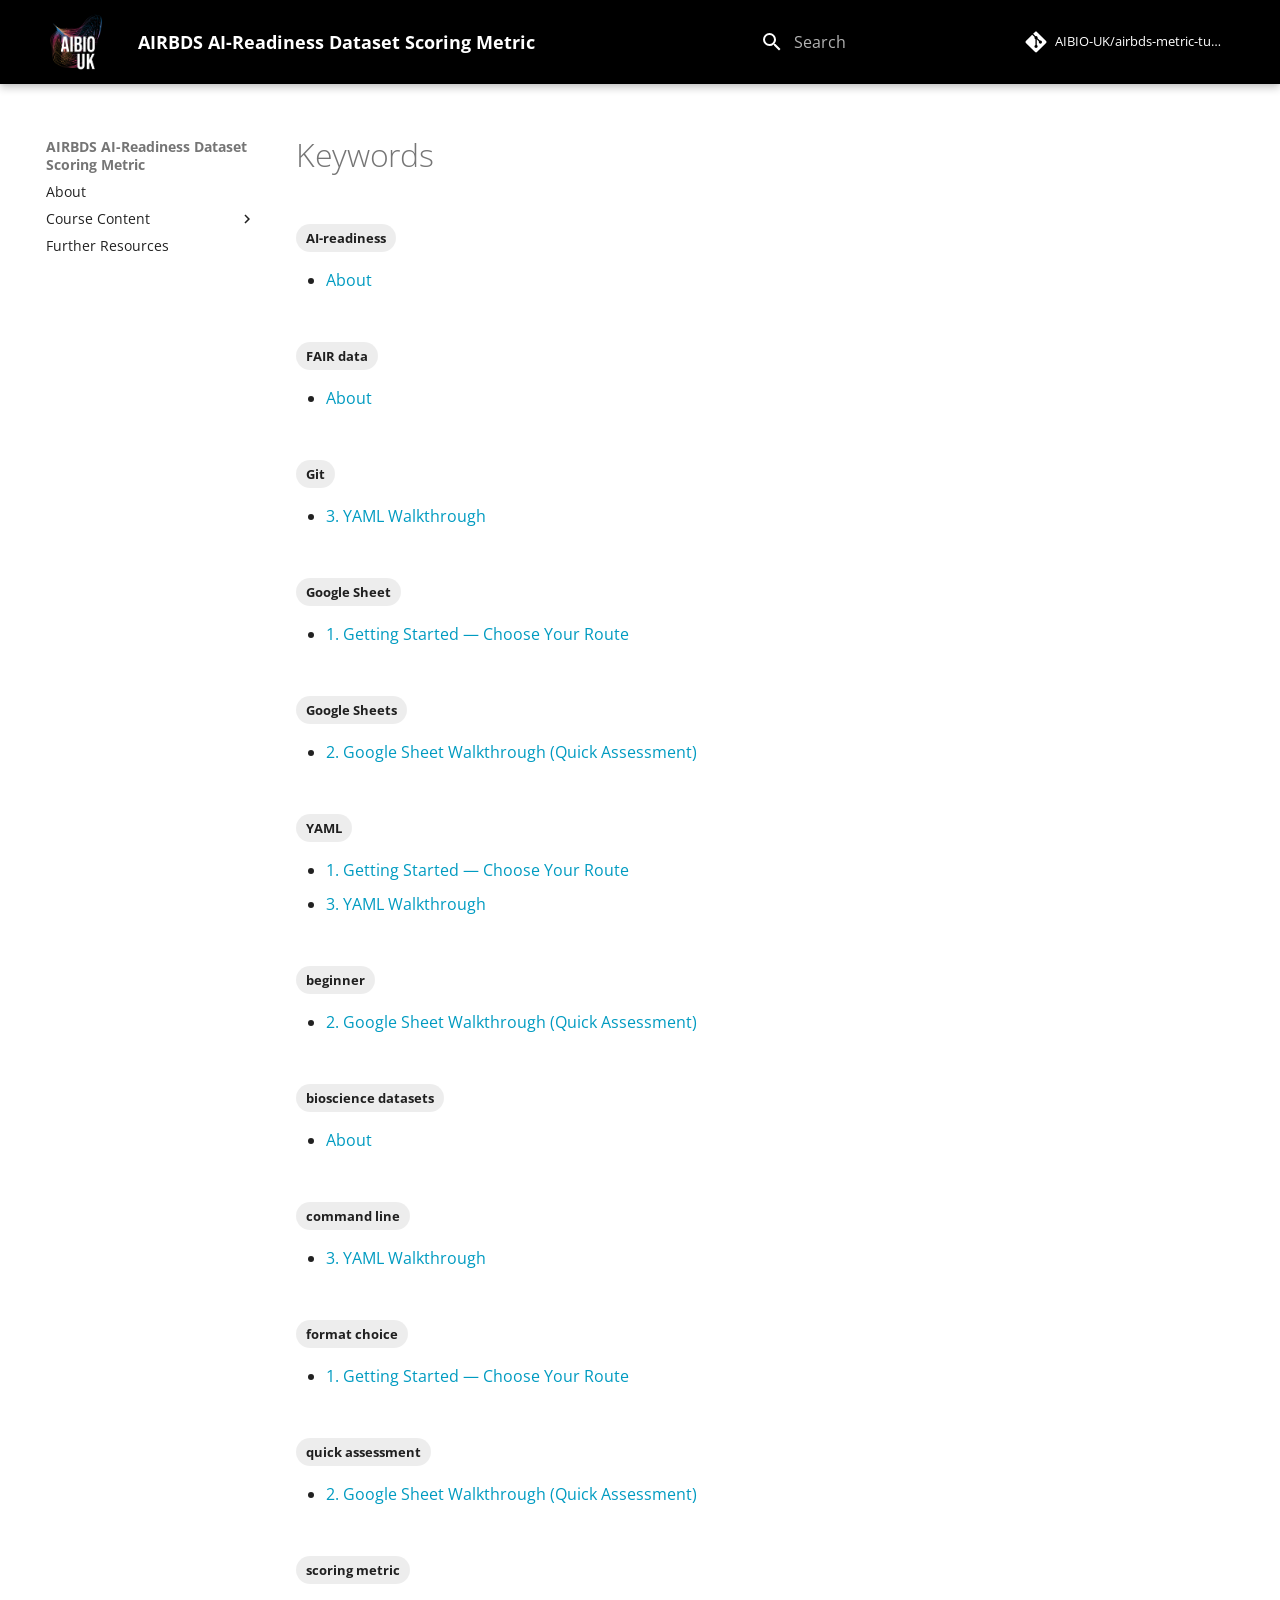
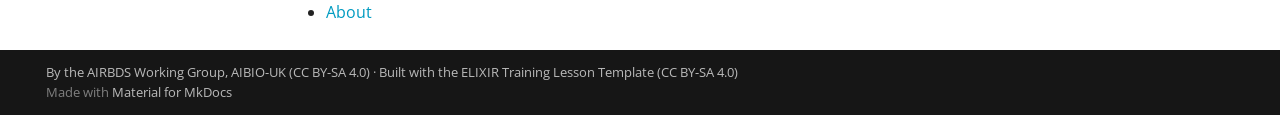
<file: keywords/index.html>
<!doctype html>
<html lang="en" class="no-js">
  <head>
    
      <meta charset="utf-8">
      <meta name="viewport" content="width=device-width,initial-scale=1">
      
      
      
        <link rel="canonical" href="https://AIBIO-UK.github.io/airbds-metric-tutorial/keywords/">
      
      
      
      
        
      
      
      <link rel="icon" href="../assets/images/aibio-uk-logo.png">
      <meta name="generator" content="mkdocs-1.6.1, mkdocs-material-9.7.7">
    
    
      
        <title>Keywords - AIRBDS AI-Readiness Dataset Scoring Metric</title>
      
    
    
      <link rel="stylesheet" href="../assets/stylesheets/main.ec1eaa64.min.css">
      
      


    
    
      
    
    
      
        
        
        <link rel="preconnect" href="https://fonts.gstatic.com" crossorigin>
        <link rel="stylesheet" href="https://fonts.googleapis.com/css?family=Open+Sans:300,300i,400,400i,700,700i%7CRoboto+Mono:400,400i,700,700i&display=fallback">
        <style>:root{--md-text-font:"Open Sans";--md-code-font:"Roboto Mono"}</style>
      
    
    
      <link rel="stylesheet" href="../stylesheets/extra.css">
    
      <link rel="stylesheet" href="../stylesheets/neoteroi-mkdocs.css">
    
    <script>__md_scope=new URL("..",location),__md_hash=e=>[...e].reduce(((e,_)=>(e<<5)-e+_.charCodeAt(0)),0),__md_get=(e,_=localStorage,t=__md_scope)=>JSON.parse(_.getItem(t.pathname+"."+e)),__md_set=(e,_,t=localStorage,a=__md_scope)=>{try{t.setItem(a.pathname+"."+e,JSON.stringify(_))}catch(e){}}</script>
    
      

    
    
  </head>
  
  
    <body dir="ltr">
  
    
    <input class="md-toggle" data-md-toggle="drawer" type="checkbox" id="__drawer" autocomplete="off">
    <input class="md-toggle" data-md-toggle="search" type="checkbox" id="__search" autocomplete="off">
    <label class="md-overlay" for="__drawer"></label>
    <div data-md-component="skip">
      
        
        <a href="#keywords" class="md-skip">
          Skip to content
        </a>
      
    </div>
    <div data-md-component="announce">
      
    </div>
    
    
      

  

<header class="md-header md-header--shadow" data-md-component="header">
  <nav class="md-header__inner md-grid" aria-label="Header">
    <a href=".." title="AIRBDS AI-Readiness Dataset Scoring Metric" class="md-header__button md-logo" aria-label="AIRBDS AI-Readiness Dataset Scoring Metric" data-md-component="logo">
      
  <img src="../assets/images/10362_UoN_AIBIO-UK_LOGO_Full_Reversed.jpg" alt="logo">

    </a>
    <label class="md-header__button md-icon" for="__drawer">
      
      <svg xmlns="http://www.w3.org/2000/svg" viewBox="0 0 24 24"><path d="M3 6h18v2H3zm0 5h18v2H3zm0 5h18v2H3z"/></svg>
    </label>
    <div class="md-header__title" data-md-component="header-title">
      <div class="md-header__ellipsis">
        <div class="md-header__topic">
          <span class="md-ellipsis">
            AIRBDS AI-Readiness Dataset Scoring Metric
          </span>
        </div>
        <div class="md-header__topic" data-md-component="header-topic">
          <span class="md-ellipsis">
            
              Keywords
            
          </span>
        </div>
      </div>
    </div>
    
    
      <script>var palette=__md_get("__palette");if(palette&&palette.color){if("(prefers-color-scheme)"===palette.color.media){var media=matchMedia("(prefers-color-scheme: light)"),input=document.querySelector(media.matches?"[data-md-color-media='(prefers-color-scheme: light)']":"[data-md-color-media='(prefers-color-scheme: dark)']");palette.color.media=input.getAttribute("data-md-color-media"),palette.color.scheme=input.getAttribute("data-md-color-scheme"),palette.color.primary=input.getAttribute("data-md-color-primary"),palette.color.accent=input.getAttribute("data-md-color-accent")}for(var[key,value]of Object.entries(palette.color))document.body.setAttribute("data-md-color-"+key,value)}</script>
    
    
    
      
      
        <label class="md-header__button md-icon" for="__search">
          
          <svg xmlns="http://www.w3.org/2000/svg" viewBox="0 0 24 24"><path d="M9.5 3A6.5 6.5 0 0 1 16 9.5c0 1.61-.59 3.09-1.56 4.23l.27.27h.79l5 5-1.5 1.5-5-5v-.79l-.27-.27A6.52 6.52 0 0 1 9.5 16 6.5 6.5 0 0 1 3 9.5 6.5 6.5 0 0 1 9.5 3m0 2C7 5 5 7 5 9.5S7 14 9.5 14 14 12 14 9.5 12 5 9.5 5"/></svg>
        </label>
        <div class="md-search" data-md-component="search" role="dialog">
  <label class="md-search__overlay" for="__search"></label>
  <div class="md-search__inner" role="search">
    <form class="md-search__form" name="search">
      <input type="text" class="md-search__input" name="query" aria-label="Search" placeholder="Search" autocapitalize="off" autocorrect="off" autocomplete="off" spellcheck="false" data-md-component="search-query" required>
      <label class="md-search__icon md-icon" for="__search">
        
        <svg xmlns="http://www.w3.org/2000/svg" viewBox="0 0 24 24"><path d="M9.5 3A6.5 6.5 0 0 1 16 9.5c0 1.61-.59 3.09-1.56 4.23l.27.27h.79l5 5-1.5 1.5-5-5v-.79l-.27-.27A6.52 6.52 0 0 1 9.5 16 6.5 6.5 0 0 1 3 9.5 6.5 6.5 0 0 1 9.5 3m0 2C7 5 5 7 5 9.5S7 14 9.5 14 14 12 14 9.5 12 5 9.5 5"/></svg>
        
        <svg xmlns="http://www.w3.org/2000/svg" viewBox="0 0 24 24"><path d="M20 11v2H8l5.5 5.5-1.42 1.42L4.16 12l7.92-7.92L13.5 5.5 8 11z"/></svg>
      </label>
      <nav class="md-search__options" aria-label="Search">
        
        <button type="reset" class="md-search__icon md-icon" title="Clear" aria-label="Clear" tabindex="-1">
          
          <svg xmlns="http://www.w3.org/2000/svg" viewBox="0 0 24 24"><path d="M19 6.41 17.59 5 12 10.59 6.41 5 5 6.41 10.59 12 5 17.59 6.41 19 12 13.41 17.59 19 19 17.59 13.41 12z"/></svg>
        </button>
      </nav>
      
    </form>
    <div class="md-search__output">
      <div class="md-search__scrollwrap" tabindex="0" data-md-scrollfix>
        <div class="md-search-result" data-md-component="search-result">
          <div class="md-search-result__meta">
            Initializing search
          </div>
          <ol class="md-search-result__list" role="presentation"></ol>
        </div>
      </div>
    </div>
  </div>
</div>
      
    
    
      <div class="md-header__source">
        <a href="https://github.com/AIBIO-UK/airbds-metric-tutorial" title="Go to repository" class="md-source" data-md-component="source">
  <div class="md-source__icon md-icon">
    
    <svg xmlns="http://www.w3.org/2000/svg" viewBox="0 0 448 512"><!--! Font Awesome Free 7.1.0 by @fontawesome - https://fontawesome.com License - https://fontawesome.com/license/free (Icons: CC BY 4.0, Fonts: SIL OFL 1.1, Code: MIT License) Copyright 2025 Fonticons, Inc.--><path d="M439.6 236.1 244 40.5c-5.4-5.5-12.8-8.5-20.4-8.5s-15 3-20.4 8.4L162.5 81l51.5 51.5c27.1-9.1 52.7 16.8 43.4 43.7l49.7 49.7c34.2-11.8 61.2 31 35.5 56.7-26.5 26.5-70.2-2.9-56-37.3L240.3 199v121.9c25.3 12.5 22.3 41.8 9.1 55-6.4 6.4-15.2 10.1-24.3 10.1s-17.8-3.6-24.3-10.1c-17.6-17.6-11.1-46.9 11.2-56v-123c-20.8-8.5-24.6-30.7-18.6-45L142.6 101 8.5 235.1C3 240.6 0 247.9 0 255.5s3 15 8.5 20.4l195.6 195.7c5.4 5.4 12.7 8.4 20.4 8.4s15-3 20.4-8.4l194.7-194.7c5.4-5.4 8.4-12.8 8.4-20.4s-3-15-8.4-20.4"/></svg>
  </div>
  <div class="md-source__repository">
    AIBIO-UK/airbds-metric-tutorial
  </div>
</a>
      </div>
    
  </nav>
  
</header>
    
    <div class="md-container" data-md-component="container">
      
      
        
          
        
      
      <main class="md-main" data-md-component="main">
        <div class="md-main__inner md-grid">
          
            
              
              <div class="md-sidebar md-sidebar--primary" data-md-component="sidebar" data-md-type="navigation" >
                <div class="md-sidebar__scrollwrap">
                  <div class="md-sidebar__inner">
                    



  

<nav class="md-nav md-nav--primary md-nav--integrated" aria-label="Navigation" data-md-level="0">
  <label class="md-nav__title" for="__drawer">
    <a href=".." title="AIRBDS AI-Readiness Dataset Scoring Metric" class="md-nav__button md-logo" aria-label="AIRBDS AI-Readiness Dataset Scoring Metric" data-md-component="logo">
      
  <img src="../assets/images/10362_UoN_AIBIO-UK_LOGO_Full_Reversed.jpg" alt="logo">

    </a>
    AIRBDS AI-Readiness Dataset Scoring Metric
  </label>
  
    <div class="md-nav__source">
      <a href="https://github.com/AIBIO-UK/airbds-metric-tutorial" title="Go to repository" class="md-source" data-md-component="source">
  <div class="md-source__icon md-icon">
    
    <svg xmlns="http://www.w3.org/2000/svg" viewBox="0 0 448 512"><!--! Font Awesome Free 7.1.0 by @fontawesome - https://fontawesome.com License - https://fontawesome.com/license/free (Icons: CC BY 4.0, Fonts: SIL OFL 1.1, Code: MIT License) Copyright 2025 Fonticons, Inc.--><path d="M439.6 236.1 244 40.5c-5.4-5.5-12.8-8.5-20.4-8.5s-15 3-20.4 8.4L162.5 81l51.5 51.5c27.1-9.1 52.7 16.8 43.4 43.7l49.7 49.7c34.2-11.8 61.2 31 35.5 56.7-26.5 26.5-70.2-2.9-56-37.3L240.3 199v121.9c25.3 12.5 22.3 41.8 9.1 55-6.4 6.4-15.2 10.1-24.3 10.1s-17.8-3.6-24.3-10.1c-17.6-17.6-11.1-46.9 11.2-56v-123c-20.8-8.5-24.6-30.7-18.6-45L142.6 101 8.5 235.1C3 240.6 0 247.9 0 255.5s3 15 8.5 20.4l195.6 195.7c5.4 5.4 12.7 8.4 20.4 8.4s15-3 20.4-8.4l194.7-194.7c5.4-5.4 8.4-12.8 8.4-20.4s-3-15-8.4-20.4"/></svg>
  </div>
  <div class="md-source__repository">
    AIBIO-UK/airbds-metric-tutorial
  </div>
</a>
    </div>
  
  <ul class="md-nav__list" data-md-scrollfix>
    
      
      
  
  
  
  
    <li class="md-nav__item">
      <a href=".." class="md-nav__link">
        
  
  
  <span class="md-ellipsis">
    
  
    About
  

    
  </span>
  
  

      </a>
    </li>
  

    
      
      
  
  
  
  
    
    
    
    
    
    <li class="md-nav__item md-nav__item--nested">
      
        
        
        <input class="md-nav__toggle md-toggle " type="checkbox" id="__nav_2" >
        
          
          <label class="md-nav__link" for="__nav_2" id="__nav_2_label" tabindex="0">
            
  
  
  <span class="md-ellipsis">
    
  
    Course Content
  

    
  </span>
  
  

            <span class="md-nav__icon md-icon"></span>
          </label>
        
        <nav class="md-nav" data-md-level="1" aria-labelledby="__nav_2_label" aria-expanded="false">
          <label class="md-nav__title" for="__nav_2">
            <span class="md-nav__icon md-icon"></span>
            
  
    Course Content
  

          </label>
          <ul class="md-nav__list" data-md-scrollfix>
            
              
                
  
  
  
  
    <li class="md-nav__item">
      <a href="../chapters/chapter_01/" class="md-nav__link">
        
  
  
  <span class="md-ellipsis">
    
  
    1. Getting Started — Choose Your Route
  

    
  </span>
  
  

      </a>
    </li>
  

              
            
              
                
  
  
  
  
    <li class="md-nav__item">
      <a href="../chapters/chapter_02_google_sheet/" class="md-nav__link">
        
  
  
  <span class="md-ellipsis">
    
  
    2. Google Sheet Walkthrough (Quick Assessment)
  

    
  </span>
  
  

      </a>
    </li>
  

              
            
              
                
  
  
  
  
    <li class="md-nav__item">
      <a href="../chapters/chapter_03_yaml/" class="md-nav__link">
        
  
  
  <span class="md-ellipsis">
    
  
    3. YAML Walkthrough
  

    
  </span>
  
  

      </a>
    </li>
  

              
            
              
                
  
  
  
  
    <li class="md-nav__item">
      <a href="../chapters/references/" class="md-nav__link">
        
  
  
  <span class="md-ellipsis">
    
  
    References
  

    
  </span>
  
  

      </a>
    </li>
  

              
            
          </ul>
        </nav>
      
    </li>
  

    
      
      
  
  
  
  
    <li class="md-nav__item">
      <a href="../follow_up_training/" class="md-nav__link">
        
  
  
  <span class="md-ellipsis">
    
  
    Further Resources
  

    
  </span>
  
  

      </a>
    </li>
  

    
  </ul>
</nav>
                  </div>
                </div>
              </div>
            
            
          
          
            <div class="md-content" data-md-component="content">
              
              <article class="md-content__inner md-typeset">
                
                  


  
  


<div><h1 id="keywords">Keywords</h1>
<!-- This page is auto-populated by the MkDocs tags plugin -->



  <h2 id="tag:ai-readiness">


<span class="md-tag">AI-readiness</span></h2>
  <ul>
    
      <li>
        <a href="..">
          About
        </a>
      </li>
    
    
  </ul>



  <h2 id="tag:fair-data">


<span class="md-tag">FAIR data</span></h2>
  <ul>
    
      <li>
        <a href="..">
          About
        </a>
      </li>
    
    
  </ul>



  <h2 id="tag:git">


<span class="md-tag">Git</span></h2>
  <ul>
    
      <li>
        <a href="../chapters/chapter_03_yaml/">
          3. YAML Walkthrough
        </a>
      </li>
    
    
  </ul>



  <h2 id="tag:google-sheet">


<span class="md-tag">Google Sheet</span></h2>
  <ul>
    
      <li>
        <a href="../chapters/chapter_01/">
          1. Getting Started — Choose Your Route
        </a>
      </li>
    
    
  </ul>



  <h2 id="tag:google-sheets">


<span class="md-tag">Google Sheets</span></h2>
  <ul>
    
      <li>
        <a href="../chapters/chapter_02_google_sheet/">
          2. Google Sheet Walkthrough (Quick Assessment)
        </a>
      </li>
    
    
  </ul>



  <h2 id="tag:yaml">


<span class="md-tag">YAML</span></h2>
  <ul>
    
      <li>
        <a href="../chapters/chapter_01/">
          1. Getting Started — Choose Your Route
        </a>
      </li>
    
      <li>
        <a href="../chapters/chapter_03_yaml/">
          3. YAML Walkthrough
        </a>
      </li>
    
    
  </ul>



  <h2 id="tag:beginner">


<span class="md-tag">beginner</span></h2>
  <ul>
    
      <li>
        <a href="../chapters/chapter_02_google_sheet/">
          2. Google Sheet Walkthrough (Quick Assessment)
        </a>
      </li>
    
    
  </ul>



  <h2 id="tag:bioscience-datasets">


<span class="md-tag">bioscience datasets</span></h2>
  <ul>
    
      <li>
        <a href="..">
          About
        </a>
      </li>
    
    
  </ul>



  <h2 id="tag:command-line">


<span class="md-tag">command line</span></h2>
  <ul>
    
      <li>
        <a href="../chapters/chapter_03_yaml/">
          3. YAML Walkthrough
        </a>
      </li>
    
    
  </ul>



  <h2 id="tag:format-choice">


<span class="md-tag">format choice</span></h2>
  <ul>
    
      <li>
        <a href="../chapters/chapter_01/">
          1. Getting Started — Choose Your Route
        </a>
      </li>
    
    
  </ul>



  <h2 id="tag:quick-assessment">


<span class="md-tag">quick assessment</span></h2>
  <ul>
    
      <li>
        <a href="../chapters/chapter_02_google_sheet/">
          2. Google Sheet Walkthrough (Quick Assessment)
        </a>
      </li>
    
    
  </ul>



  <h2 id="tag:scoring-metric">


<span class="md-tag">scoring metric</span></h2>
  <ul>
    
      <li>
        <a href="..">
          About
        </a>
      </li>
    
    
  </ul>
</div>












                
              </article>
            </div>
          
          
<script>var target=document.getElementById(location.hash.slice(1));target&&target.name&&(target.checked=target.name.startsWith("__tabbed_"))</script>
        </div>
        
          <button type="button" class="md-top md-icon" data-md-component="top" hidden>
  
  <svg xmlns="http://www.w3.org/2000/svg" viewBox="0 0 24 24"><path d="M13 20h-2V8l-5.5 5.5-1.42-1.42L12 4.16l7.92 7.92-1.42 1.42L13 8z"/></svg>
  Back to top
</button>
        
      </main>
      
        <footer class="md-footer">
  
    
  
  <div class="md-footer-meta md-typeset">
    <div class="md-footer-meta__inner md-grid">
      <div class="md-copyright">
  
    <div class="md-copyright__highlight">
      By the AIRBDS Working Group, AIBIO-UK (CC BY-SA 4.0) &middot; Built with the <a href="https://doi.org/10.5281/zenodo.7913092">ELIXIR Training Lesson Template</a> (CC BY-SA 4.0)
    </div>
  
  
    Made with
    <a href="https://squidfunk.github.io/mkdocs-material/" target="_blank" rel="noopener">
      Material for MkDocs
    </a>
  
</div>
      
    </div>
  </div>
</footer>
      
    </div>
    <div class="md-dialog" data-md-component="dialog">
      <div class="md-dialog__inner md-typeset"></div>
    </div>
    
    
    
      
      
      <script id="__config" type="application/json">{"annotate": null, "base": "..", "features": ["navigation.top", "navigation.footer", "toc.integrate"], "search": "../assets/javascripts/workers/search.2c215733.min.js", "tags": null, "translations": {"clipboard.copied": "Copied to clipboard", "clipboard.copy": "Copy to clipboard", "search.result.more.one": "1 more on this page", "search.result.more.other": "# more on this page", "search.result.none": "No matching documents", "search.result.one": "1 matching document", "search.result.other": "# matching documents", "search.result.placeholder": "Type to start searching", "search.result.term.missing": "Missing", "select.version": "Select version"}, "version": null}</script>
    
    
      <script src="../assets/javascripts/bundle.d7400e89.min.js"></script>
      
    
  </body>
</html>
</file>
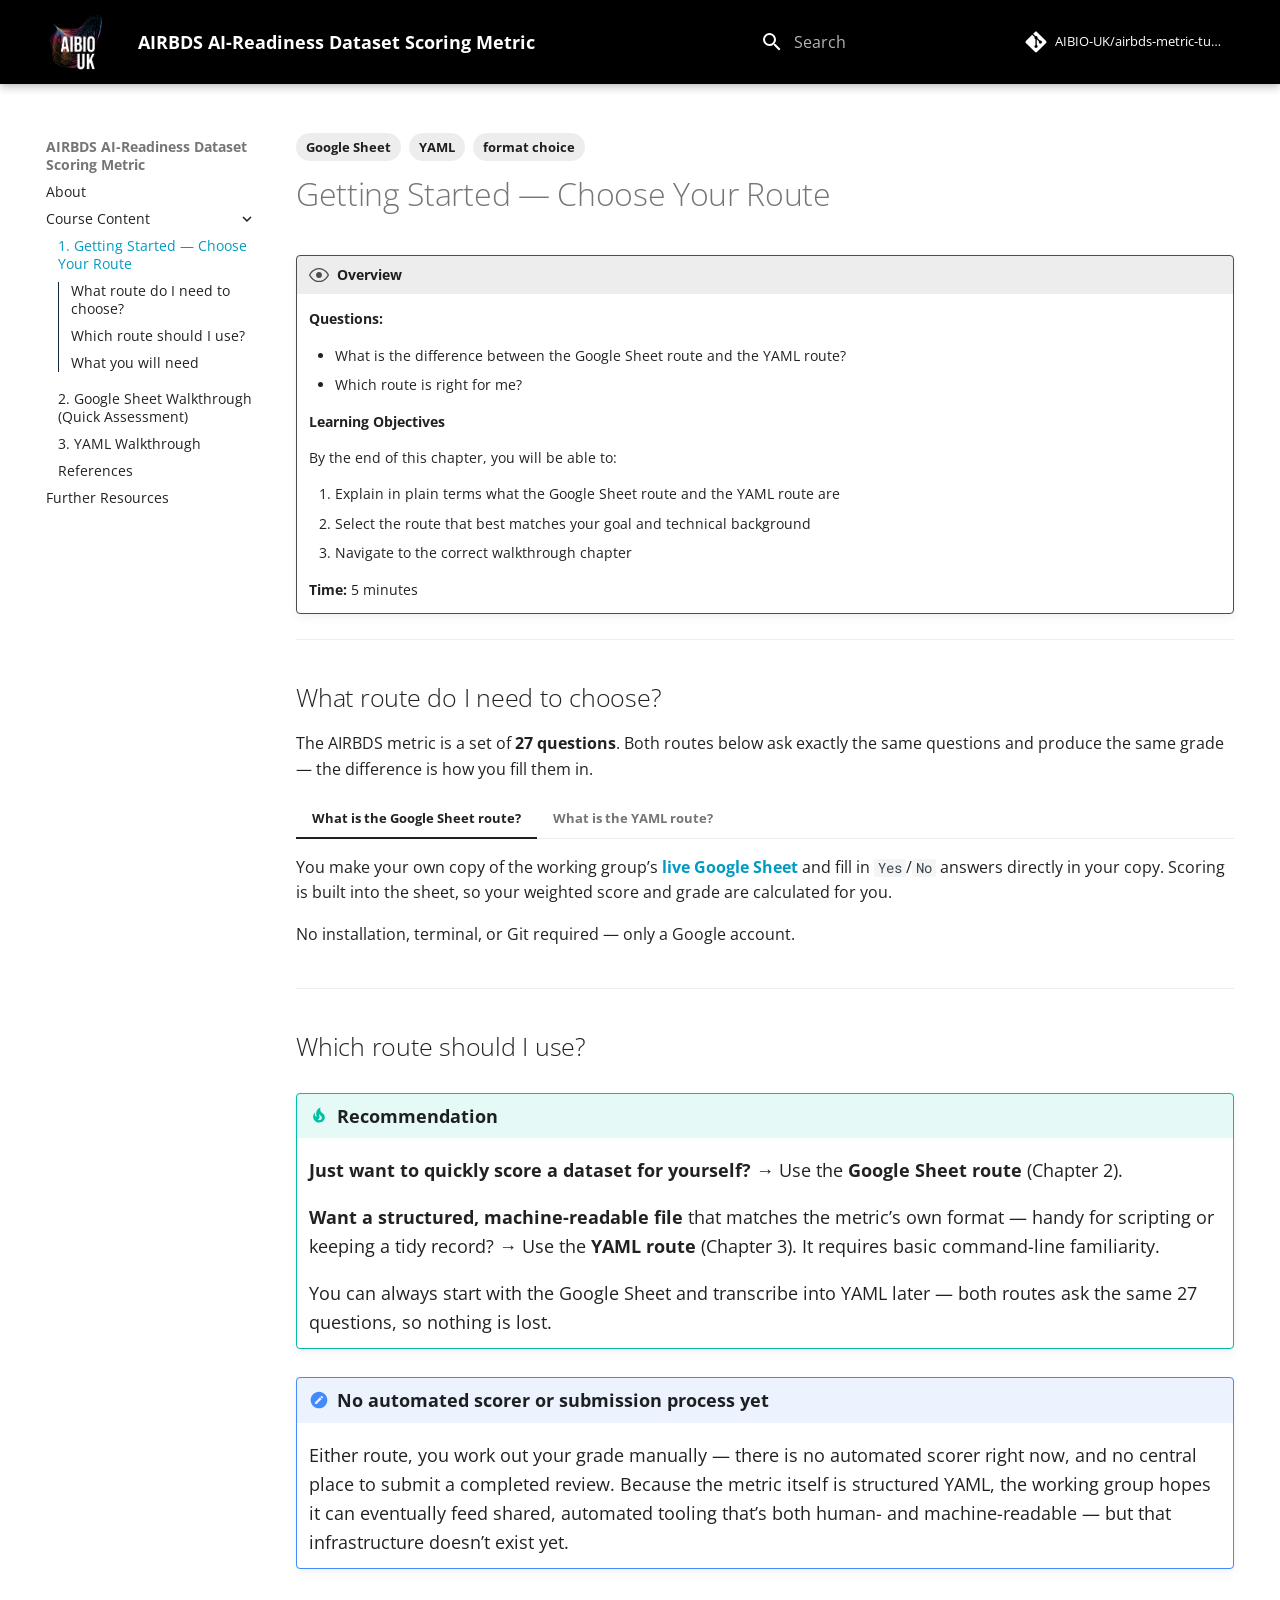
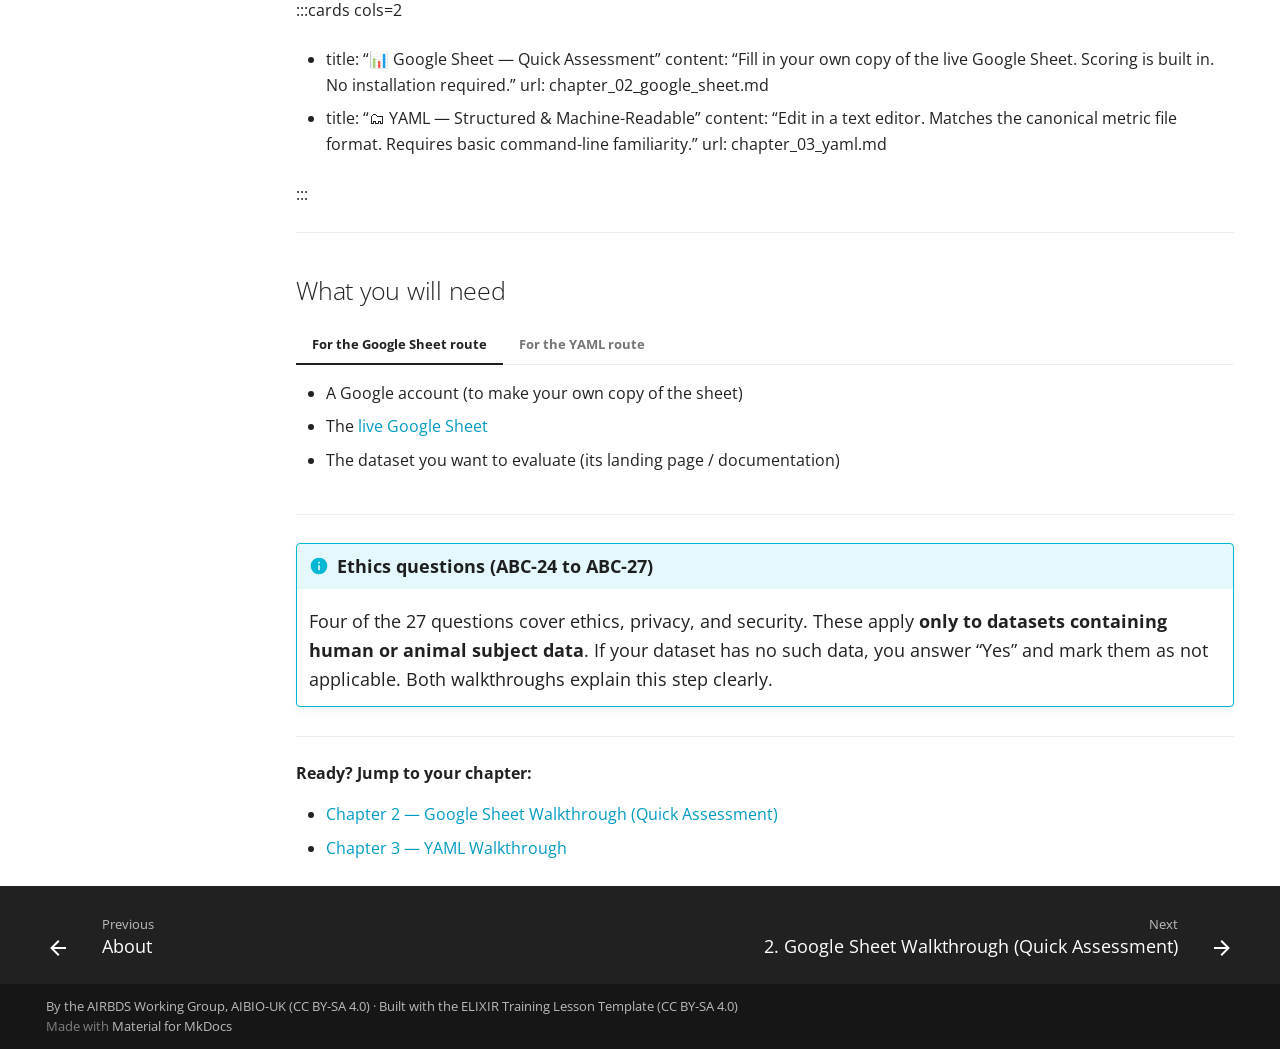
<file: chapters/chapter_01/index.html>
<!doctype html>
<html lang="en" class="no-js">
  <head>
    
      <meta charset="utf-8">
      <meta name="viewport" content="width=device-width,initial-scale=1">
      
      
      
        <link rel="canonical" href="https://AIBIO-UK.github.io/airbds-metric-tutorial/chapters/chapter_01/">
      
      
        <link rel="prev" href="../..">
      
      
        <link rel="next" href="../chapter_02_google_sheet/">
      
      
        
      
      
      <link rel="icon" href="../../assets/images/aibio-uk-logo.png">
      <meta name="generator" content="mkdocs-1.6.1, mkdocs-material-9.7.7">
    
    
      
        <title>1. Getting Started — Choose Your Route - AIRBDS AI-Readiness Dataset Scoring Metric</title>
      
    
    
      <link rel="stylesheet" href="../../assets/stylesheets/main.ec1eaa64.min.css">
      
      


    
    
      
    
    
      
        
        
        <link rel="preconnect" href="https://fonts.gstatic.com" crossorigin>
        <link rel="stylesheet" href="https://fonts.googleapis.com/css?family=Open+Sans:300,300i,400,400i,700,700i%7CRoboto+Mono:400,400i,700,700i&display=fallback">
        <style>:root{--md-text-font:"Open Sans";--md-code-font:"Roboto Mono"}</style>
      
    
    
      <link rel="stylesheet" href="../../stylesheets/extra.css">
    
      <link rel="stylesheet" href="../../stylesheets/neoteroi-mkdocs.css">
    
    <script>__md_scope=new URL("../..",location),__md_hash=e=>[...e].reduce(((e,_)=>(e<<5)-e+_.charCodeAt(0)),0),__md_get=(e,_=localStorage,t=__md_scope)=>JSON.parse(_.getItem(t.pathname+"."+e)),__md_set=(e,_,t=localStorage,a=__md_scope)=>{try{t.setItem(a.pathname+"."+e,JSON.stringify(_))}catch(e){}}</script>
    
      

    
    
  </head>
  
  
    <body dir="ltr">
  
    
    <input class="md-toggle" data-md-toggle="drawer" type="checkbox" id="__drawer" autocomplete="off">
    <input class="md-toggle" data-md-toggle="search" type="checkbox" id="__search" autocomplete="off">
    <label class="md-overlay" for="__drawer"></label>
    <div data-md-component="skip">
      
        
        <a href="#getting-started-choose-your-route" class="md-skip">
          Skip to content
        </a>
      
    </div>
    <div data-md-component="announce">
      
    </div>
    
    
      

  

<header class="md-header md-header--shadow" data-md-component="header">
  <nav class="md-header__inner md-grid" aria-label="Header">
    <a href="../.." title="AIRBDS AI-Readiness Dataset Scoring Metric" class="md-header__button md-logo" aria-label="AIRBDS AI-Readiness Dataset Scoring Metric" data-md-component="logo">
      
  <img src="../../assets/images/10362_UoN_AIBIO-UK_LOGO_Full_Reversed.jpg" alt="logo">

    </a>
    <label class="md-header__button md-icon" for="__drawer">
      
      <svg xmlns="http://www.w3.org/2000/svg" viewBox="0 0 24 24"><path d="M3 6h18v2H3zm0 5h18v2H3zm0 5h18v2H3z"/></svg>
    </label>
    <div class="md-header__title" data-md-component="header-title">
      <div class="md-header__ellipsis">
        <div class="md-header__topic">
          <span class="md-ellipsis">
            AIRBDS AI-Readiness Dataset Scoring Metric
          </span>
        </div>
        <div class="md-header__topic" data-md-component="header-topic">
          <span class="md-ellipsis">
            
              1. Getting Started — Choose Your Route
            
          </span>
        </div>
      </div>
    </div>
    
    
      <script>var palette=__md_get("__palette");if(palette&&palette.color){if("(prefers-color-scheme)"===palette.color.media){var media=matchMedia("(prefers-color-scheme: light)"),input=document.querySelector(media.matches?"[data-md-color-media='(prefers-color-scheme: light)']":"[data-md-color-media='(prefers-color-scheme: dark)']");palette.color.media=input.getAttribute("data-md-color-media"),palette.color.scheme=input.getAttribute("data-md-color-scheme"),palette.color.primary=input.getAttribute("data-md-color-primary"),palette.color.accent=input.getAttribute("data-md-color-accent")}for(var[key,value]of Object.entries(palette.color))document.body.setAttribute("data-md-color-"+key,value)}</script>
    
    
    
      
      
        <label class="md-header__button md-icon" for="__search">
          
          <svg xmlns="http://www.w3.org/2000/svg" viewBox="0 0 24 24"><path d="M9.5 3A6.5 6.5 0 0 1 16 9.5c0 1.61-.59 3.09-1.56 4.23l.27.27h.79l5 5-1.5 1.5-5-5v-.79l-.27-.27A6.52 6.52 0 0 1 9.5 16 6.5 6.5 0 0 1 3 9.5 6.5 6.5 0 0 1 9.5 3m0 2C7 5 5 7 5 9.5S7 14 9.5 14 14 12 14 9.5 12 5 9.5 5"/></svg>
        </label>
        <div class="md-search" data-md-component="search" role="dialog">
  <label class="md-search__overlay" for="__search"></label>
  <div class="md-search__inner" role="search">
    <form class="md-search__form" name="search">
      <input type="text" class="md-search__input" name="query" aria-label="Search" placeholder="Search" autocapitalize="off" autocorrect="off" autocomplete="off" spellcheck="false" data-md-component="search-query" required>
      <label class="md-search__icon md-icon" for="__search">
        
        <svg xmlns="http://www.w3.org/2000/svg" viewBox="0 0 24 24"><path d="M9.5 3A6.5 6.5 0 0 1 16 9.5c0 1.61-.59 3.09-1.56 4.23l.27.27h.79l5 5-1.5 1.5-5-5v-.79l-.27-.27A6.52 6.52 0 0 1 9.5 16 6.5 6.5 0 0 1 3 9.5 6.5 6.5 0 0 1 9.5 3m0 2C7 5 5 7 5 9.5S7 14 9.5 14 14 12 14 9.5 12 5 9.5 5"/></svg>
        
        <svg xmlns="http://www.w3.org/2000/svg" viewBox="0 0 24 24"><path d="M20 11v2H8l5.5 5.5-1.42 1.42L4.16 12l7.92-7.92L13.5 5.5 8 11z"/></svg>
      </label>
      <nav class="md-search__options" aria-label="Search">
        
        <button type="reset" class="md-search__icon md-icon" title="Clear" aria-label="Clear" tabindex="-1">
          
          <svg xmlns="http://www.w3.org/2000/svg" viewBox="0 0 24 24"><path d="M19 6.41 17.59 5 12 10.59 6.41 5 5 6.41 10.59 12 5 17.59 6.41 19 12 13.41 17.59 19 19 17.59 13.41 12z"/></svg>
        </button>
      </nav>
      
    </form>
    <div class="md-search__output">
      <div class="md-search__scrollwrap" tabindex="0" data-md-scrollfix>
        <div class="md-search-result" data-md-component="search-result">
          <div class="md-search-result__meta">
            Initializing search
          </div>
          <ol class="md-search-result__list" role="presentation"></ol>
        </div>
      </div>
    </div>
  </div>
</div>
      
    
    
      <div class="md-header__source">
        <a href="https://github.com/AIBIO-UK/airbds-metric-tutorial" title="Go to repository" class="md-source" data-md-component="source">
  <div class="md-source__icon md-icon">
    
    <svg xmlns="http://www.w3.org/2000/svg" viewBox="0 0 448 512"><!--! Font Awesome Free 7.1.0 by @fontawesome - https://fontawesome.com License - https://fontawesome.com/license/free (Icons: CC BY 4.0, Fonts: SIL OFL 1.1, Code: MIT License) Copyright 2025 Fonticons, Inc.--><path d="M439.6 236.1 244 40.5c-5.4-5.5-12.8-8.5-20.4-8.5s-15 3-20.4 8.4L162.5 81l51.5 51.5c27.1-9.1 52.7 16.8 43.4 43.7l49.7 49.7c34.2-11.8 61.2 31 35.5 56.7-26.5 26.5-70.2-2.9-56-37.3L240.3 199v121.9c25.3 12.5 22.3 41.8 9.1 55-6.4 6.4-15.2 10.1-24.3 10.1s-17.8-3.6-24.3-10.1c-17.6-17.6-11.1-46.9 11.2-56v-123c-20.8-8.5-24.6-30.7-18.6-45L142.6 101 8.5 235.1C3 240.6 0 247.9 0 255.5s3 15 8.5 20.4l195.6 195.7c5.4 5.4 12.7 8.4 20.4 8.4s15-3 20.4-8.4l194.7-194.7c5.4-5.4 8.4-12.8 8.4-20.4s-3-15-8.4-20.4"/></svg>
  </div>
  <div class="md-source__repository">
    AIBIO-UK/airbds-metric-tutorial
  </div>
</a>
      </div>
    
  </nav>
  
</header>
    
    <div class="md-container" data-md-component="container">
      
      
        
          
        
      
      <main class="md-main" data-md-component="main">
        <div class="md-main__inner md-grid">
          
            
              
              <div class="md-sidebar md-sidebar--primary" data-md-component="sidebar" data-md-type="navigation" >
                <div class="md-sidebar__scrollwrap">
                  <div class="md-sidebar__inner">
                    



  

<nav class="md-nav md-nav--primary md-nav--integrated" aria-label="Navigation" data-md-level="0">
  <label class="md-nav__title" for="__drawer">
    <a href="../.." title="AIRBDS AI-Readiness Dataset Scoring Metric" class="md-nav__button md-logo" aria-label="AIRBDS AI-Readiness Dataset Scoring Metric" data-md-component="logo">
      
  <img src="../../assets/images/10362_UoN_AIBIO-UK_LOGO_Full_Reversed.jpg" alt="logo">

    </a>
    AIRBDS AI-Readiness Dataset Scoring Metric
  </label>
  
    <div class="md-nav__source">
      <a href="https://github.com/AIBIO-UK/airbds-metric-tutorial" title="Go to repository" class="md-source" data-md-component="source">
  <div class="md-source__icon md-icon">
    
    <svg xmlns="http://www.w3.org/2000/svg" viewBox="0 0 448 512"><!--! Font Awesome Free 7.1.0 by @fontawesome - https://fontawesome.com License - https://fontawesome.com/license/free (Icons: CC BY 4.0, Fonts: SIL OFL 1.1, Code: MIT License) Copyright 2025 Fonticons, Inc.--><path d="M439.6 236.1 244 40.5c-5.4-5.5-12.8-8.5-20.4-8.5s-15 3-20.4 8.4L162.5 81l51.5 51.5c27.1-9.1 52.7 16.8 43.4 43.7l49.7 49.7c34.2-11.8 61.2 31 35.5 56.7-26.5 26.5-70.2-2.9-56-37.3L240.3 199v121.9c25.3 12.5 22.3 41.8 9.1 55-6.4 6.4-15.2 10.1-24.3 10.1s-17.8-3.6-24.3-10.1c-17.6-17.6-11.1-46.9 11.2-56v-123c-20.8-8.5-24.6-30.7-18.6-45L142.6 101 8.5 235.1C3 240.6 0 247.9 0 255.5s3 15 8.5 20.4l195.6 195.7c5.4 5.4 12.7 8.4 20.4 8.4s15-3 20.4-8.4l194.7-194.7c5.4-5.4 8.4-12.8 8.4-20.4s-3-15-8.4-20.4"/></svg>
  </div>
  <div class="md-source__repository">
    AIBIO-UK/airbds-metric-tutorial
  </div>
</a>
    </div>
  
  <ul class="md-nav__list" data-md-scrollfix>
    
      
      
  
  
  
  
    <li class="md-nav__item">
      <a href="../.." class="md-nav__link">
        
  
  
  <span class="md-ellipsis">
    
  
    About
  

    
  </span>
  
  

      </a>
    </li>
  

    
      
      
  
  
    
  
  
  
    
    
    
    
    
    <li class="md-nav__item md-nav__item--active md-nav__item--nested">
      
        
        
        <input class="md-nav__toggle md-toggle " type="checkbox" id="__nav_2" checked>
        
          
          <label class="md-nav__link" for="__nav_2" id="__nav_2_label" tabindex="0">
            
  
  
  <span class="md-ellipsis">
    
  
    Course Content
  

    
  </span>
  
  

            <span class="md-nav__icon md-icon"></span>
          </label>
        
        <nav class="md-nav" data-md-level="1" aria-labelledby="__nav_2_label" aria-expanded="true">
          <label class="md-nav__title" for="__nav_2">
            <span class="md-nav__icon md-icon"></span>
            
  
    Course Content
  

          </label>
          <ul class="md-nav__list" data-md-scrollfix>
            
              
                
  
  
    
  
  
  
    <li class="md-nav__item md-nav__item--active">
      
      <input class="md-nav__toggle md-toggle" type="checkbox" id="__toc">
      
      
        
      
      
        <label class="md-nav__link md-nav__link--active" for="__toc">
          
  
  
  <span class="md-ellipsis">
    
  
    1. Getting Started — Choose Your Route
  

    
  </span>
  
  

          <span class="md-nav__icon md-icon"></span>
        </label>
      
      <a href="./" class="md-nav__link md-nav__link--active">
        
  
  
  <span class="md-ellipsis">
    
  
    1. Getting Started — Choose Your Route
  

    
  </span>
  
  

      </a>
      
        

<nav class="md-nav md-nav--secondary" aria-label="Table of contents">
  
  
  
    
  
  
    <label class="md-nav__title" for="__toc">
      <span class="md-nav__icon md-icon"></span>
      Table of contents
    </label>
    <ul class="md-nav__list" data-md-component="toc" data-md-scrollfix>
      
        <li class="md-nav__item">
  <a href="#what-route-do-i-need-to-choose" class="md-nav__link">
    <span class="md-ellipsis">
      
        What route do I need to choose?
      
    </span>
  </a>
  
</li>
      
        <li class="md-nav__item">
  <a href="#which-route-should-i-use" class="md-nav__link">
    <span class="md-ellipsis">
      
        Which route should I use?
      
    </span>
  </a>
  
</li>
      
        <li class="md-nav__item">
  <a href="#what-you-will-need" class="md-nav__link">
    <span class="md-ellipsis">
      
        What you will need
      
    </span>
  </a>
  
</li>
      
    </ul>
  
</nav>
      
    </li>
  

              
            
              
                
  
  
  
  
    <li class="md-nav__item">
      <a href="../chapter_02_google_sheet/" class="md-nav__link">
        
  
  
  <span class="md-ellipsis">
    
  
    2. Google Sheet Walkthrough (Quick Assessment)
  

    
  </span>
  
  

      </a>
    </li>
  

              
            
              
                
  
  
  
  
    <li class="md-nav__item">
      <a href="../chapter_03_yaml/" class="md-nav__link">
        
  
  
  <span class="md-ellipsis">
    
  
    3. YAML Walkthrough
  

    
  </span>
  
  

      </a>
    </li>
  

              
            
              
                
  
  
  
  
    <li class="md-nav__item">
      <a href="../references/" class="md-nav__link">
        
  
  
  <span class="md-ellipsis">
    
  
    References
  

    
  </span>
  
  

      </a>
    </li>
  

              
            
          </ul>
        </nav>
      
    </li>
  

    
      
      
  
  
  
  
    <li class="md-nav__item">
      <a href="../../follow_up_training/" class="md-nav__link">
        
  
  
  <span class="md-ellipsis">
    
  
    Further Resources
  

    
  </span>
  
  

      </a>
    </li>
  

    
  </ul>
</nav>
                  </div>
                </div>
              </div>
            
            
          
          
            <div class="md-content" data-md-component="content">
              
              <article class="md-content__inner md-typeset">
                
                  

  <nav class="md-tags" >
    
      
      
      
      
        <a href="../../keywords/#tag:google-sheet" class="md-tag">Google Sheet</a>
      
    
      
      
      
      
        <a href="../../keywords/#tag:yaml" class="md-tag">YAML</a>
      
    
      
      
      
      
        <a href="../../keywords/#tag:format-choice" class="md-tag">format choice</a>
      
    
  </nav>


  
  


<div><h1 id="getting-started-choose-your-route">Getting Started — Choose Your Route</h1>
<div class="admonition overview">
<p class="admonition-title">Overview</p>
<p><strong>Questions:</strong></p>
<ul>
<li>What is the difference between the Google Sheet route and the YAML route?</li>
<li>Which route is right for me?</li>
</ul>
<p><strong>Learning Objectives</strong></p>
<p>By the end of this chapter, you will be able to:</p>
<ol>
<li>Explain in plain terms what the Google Sheet route and the YAML route are</li>
<li>Select the route that best matches your goal and technical background</li>
<li>Navigate to the correct walkthrough chapter</li>
</ol>
<p><strong>Time:</strong> 5 minutes</p>
</div>
<hr>
<h2 id="what-route-do-i-need-to-choose">What route do I need to choose?</h2>
<p>The AIRBDS metric is a set of <strong>27 questions</strong>. Both routes below ask exactly the
same questions and produce the same grade — the difference is how you fill
them in.</p>
<div class="tabbed-set tabbed-alternate" data-tabs="1:2"><input checked id="__tabbed_1_1" name="__tabbed_1" type="radio"><input id="__tabbed_1_2" name="__tabbed_1" type="radio"><div class="tabbed-labels"><label for="__tabbed_1_1">What is the Google Sheet route?</label><label for="__tabbed_1_2">What is the YAML route?</label></div>
<div class="tabbed-content">
<div class="tabbed-block">
<p>You make your own copy of the working group’s <strong><a href="https://docs.google.com/spreadsheets/d/1eriM8bXAoNXsIR9l8OpI1XYEp8FbtBWt05CTIP9cVeg/edit">live Google Sheet</a></strong>
and fill in <code>Yes</code>/<code>No</code> answers directly in your copy. Scoring is built into the
sheet, so your weighted score and grade are calculated for you.</p>
<p>No installation, terminal, or Git required — only a Google account.</p>
</div>
<div class="tabbed-block">
<p><strong>YAML</strong> stands for <strong>YAML Ain’t Markup Language</strong>.</p>
<p>It is a structured plain-text format. You open it in a <strong>text editor</strong> (VS
Code, Sublime Text, nano, vim) and edit fields by hand — the same format
used by the canonical <a href="https://github.com/AIBIO-UK/airbds-metric/blob/main/metric/airbds_metric_v0.4.yaml"><code>metric/airbds_metric_v0.4.yaml</code></a>
file in <a href="https://github.com/AIBIO-UK/airbds-metric"><code>airbds-metric</code></a>.</p>
<p>You need basic familiarity with the command line (e.g. <code>cp</code>, <code>git clone</code>).</p>
<p>Example of what it looks like in a text editor:</p>
<div class="highlight"><pre><span></span><code><span class="nt">ABC-01</span><span class="p">:</span>
<span class="w">  </span><span class="nt">answer</span><span class="p">:</span><span class="w"> </span><span class="s">"Yes"</span>
<span class="w">  </span><span class="nt">comments</span><span class="p">:</span><span class="w"> </span><span class="s">"Dataset</span><span class="nv"> </span><span class="s">available</span><span class="nv"> </span><span class="s">via</span><span class="nv"> </span><span class="s">FTP."</span>
<span class="nt">ABC-04</span><span class="p">:</span>
<span class="w">  </span><span class="nt">answer</span><span class="p">:</span><span class="w"> </span><span class="s">"No"</span>
<span class="w">  </span><span class="nt">comments</span><span class="p">:</span><span class="w"> </span><span class="s">"Licence</span><span class="nv"> </span><span class="s">not</span><span class="nv"> </span><span class="s">clearly</span><span class="nv"> </span><span class="s">stated."</span>
</code></pre></div>
</div>
</div>
</div>
<hr>
<h2 id="which-route-should-i-use">Which route should I use?</h2>
<div class="admonition tip">
<p class="admonition-title">Recommendation</p>
<p><strong>Just want to quickly score a dataset for yourself?</strong> → Use the <strong>Google
Sheet route</strong> (Chapter 2).</p>
<p><strong>Want a structured, machine-readable file</strong> that matches the metric’s own
format — handy for scripting or keeping a tidy record? → Use the <strong>YAML
route</strong> (Chapter 3). It requires basic command-line familiarity.</p>
<p>You can always start with the Google Sheet and transcribe into YAML later —
both routes ask the same 27 questions, so nothing is lost.</p>
</div>
<div class="admonition note">
<p class="admonition-title">No automated scorer or submission process yet</p>
<p>Either route, you work out your grade manually — there is no automated
scorer right now, and no central place to submit a completed review.
Because the metric itself is structured YAML, the working group hopes it
can eventually feed shared, automated tooling that’s both human- and
machine-readable — but that infrastructure doesn’t exist yet.</p>
</div>
<p>:::cards cols=2</p>
<ul>
<li>
<p>title: “📊 Google Sheet — Quick Assessment”
  content: “Fill in your own copy of the live Google Sheet. Scoring is built in. No installation required.”
  url: chapter_02_google_sheet.md</p>
</li>
<li>
<p>title: “🗂 YAML — Structured &amp; Machine-Readable”
  content: “Edit in a text editor. Matches the canonical metric file format. Requires basic command-line familiarity.”
  url: chapter_03_yaml.md</p>
</li>
</ul>
<p>:::</p>
<hr>
<h2 id="what-you-will-need">What you will need</h2>
<div class="tabbed-set tabbed-alternate" data-tabs="2:2"><input checked id="__tabbed_2_1" name="__tabbed_2" type="radio"><input id="__tabbed_2_2" name="__tabbed_2" type="radio"><div class="tabbed-labels"><label for="__tabbed_2_1">For the Google Sheet route</label><label for="__tabbed_2_2">For the YAML route</label></div>
<div class="tabbed-content">
<div class="tabbed-block">
<ul>
<li>A Google account (to make your own copy of the sheet)</li>
<li>The <a href="https://docs.google.com/spreadsheets/d/1eriM8bXAoNXsIR9l8OpI1XYEp8FbtBWt05CTIP9cVeg/edit">live Google Sheet</a></li>
<li>The dataset you want to evaluate (its landing page / documentation)</li>
</ul>
</div>
<div class="tabbed-block">
<ul>
<li><a href="https://git-scm.com/">Git</a> installed on your machine</li>
<li>A plain-text editor (VS Code, Sublime Text, nano, vim, or similar)</li>
<li>Python 3 (for YAML validation — run <code>python3 --version</code> to check)</li>
<li>The dataset you want to evaluate</li>
</ul>
</div>
</div>
</div>
<hr>
<div class="admonition info">
<p class="admonition-title">Ethics questions (ABC-24 to ABC-27)</p>
<p>Four of the 27 questions cover ethics, privacy, and security. These apply
<strong>only to datasets containing human or animal subject data</strong>. If your
dataset has no such data, you answer “Yes” and mark them as not
applicable. Both walkthroughs explain this step clearly.</p>
</div>
<hr>
<p><strong>Ready? Jump to your chapter:</strong></p>
<ul>
<li><a href="../chapter_02_google_sheet/">Chapter 2 — Google Sheet Walkthrough (Quick Assessment)</a></li>
<li><a href="../chapter_03_yaml/">Chapter 3 — YAML Walkthrough</a></li>
</ul></div>







  
  






                
              </article>
            </div>
          
          
<script>var target=document.getElementById(location.hash.slice(1));target&&target.name&&(target.checked=target.name.startsWith("__tabbed_"))</script>
        </div>
        
          <button type="button" class="md-top md-icon" data-md-component="top" hidden>
  
  <svg xmlns="http://www.w3.org/2000/svg" viewBox="0 0 24 24"><path d="M13 20h-2V8l-5.5 5.5-1.42-1.42L12 4.16l7.92 7.92-1.42 1.42L13 8z"/></svg>
  Back to top
</button>
        
      </main>
      
        <footer class="md-footer">
  
    
      
      <nav class="md-footer__inner md-grid" aria-label="Footer" >
        
          
          <a href="../.." class="md-footer__link md-footer__link--prev" aria-label="Previous: About">
            <div class="md-footer__button md-icon">
              
              <svg xmlns="http://www.w3.org/2000/svg" viewBox="0 0 24 24"><path d="M20 11v2H8l5.5 5.5-1.42 1.42L4.16 12l7.92-7.92L13.5 5.5 8 11z"/></svg>
            </div>
            <div class="md-footer__title">
              <span class="md-footer__direction">
                Previous
              </span>
              <div class="md-ellipsis">
                About
              </div>
            </div>
          </a>
        
        
          
          <a href="../chapter_02_google_sheet/" class="md-footer__link md-footer__link--next" aria-label="Next: 2. Google Sheet Walkthrough (Quick Assessment)">
            <div class="md-footer__title">
              <span class="md-footer__direction">
                Next
              </span>
              <div class="md-ellipsis">
                2. Google Sheet Walkthrough (Quick Assessment)
              </div>
            </div>
            <div class="md-footer__button md-icon">
              
              <svg xmlns="http://www.w3.org/2000/svg" viewBox="0 0 24 24"><path d="M4 11v2h12l-5.5 5.5 1.42 1.42L19.84 12l-7.92-7.92L10.5 5.5 16 11z"/></svg>
            </div>
          </a>
        
      </nav>
    
  
  <div class="md-footer-meta md-typeset">
    <div class="md-footer-meta__inner md-grid">
      <div class="md-copyright">
  
    <div class="md-copyright__highlight">
      By the AIRBDS Working Group, AIBIO-UK (CC BY-SA 4.0) &middot; Built with the <a href="https://doi.org/10.5281/zenodo.7913092">ELIXIR Training Lesson Template</a> (CC BY-SA 4.0)
    </div>
  
  
    Made with
    <a href="https://squidfunk.github.io/mkdocs-material/" target="_blank" rel="noopener">
      Material for MkDocs
    </a>
  
</div>
      
    </div>
  </div>
</footer>
      
    </div>
    <div class="md-dialog" data-md-component="dialog">
      <div class="md-dialog__inner md-typeset"></div>
    </div>
    
    
    
      
      
      <script id="__config" type="application/json">{"annotate": null, "base": "../..", "features": ["navigation.top", "navigation.footer", "toc.integrate"], "search": "../../assets/javascripts/workers/search.2c215733.min.js", "tags": null, "translations": {"clipboard.copied": "Copied to clipboard", "clipboard.copy": "Copy to clipboard", "search.result.more.one": "1 more on this page", "search.result.more.other": "# more on this page", "search.result.none": "No matching documents", "search.result.one": "1 matching document", "search.result.other": "# matching documents", "search.result.placeholder": "Type to start searching", "search.result.term.missing": "Missing", "select.version": "Select version"}, "version": null}</script>
    
    
      <script src="../../assets/javascripts/bundle.d7400e89.min.js"></script>
      
    
  </body>
</html>
</file>
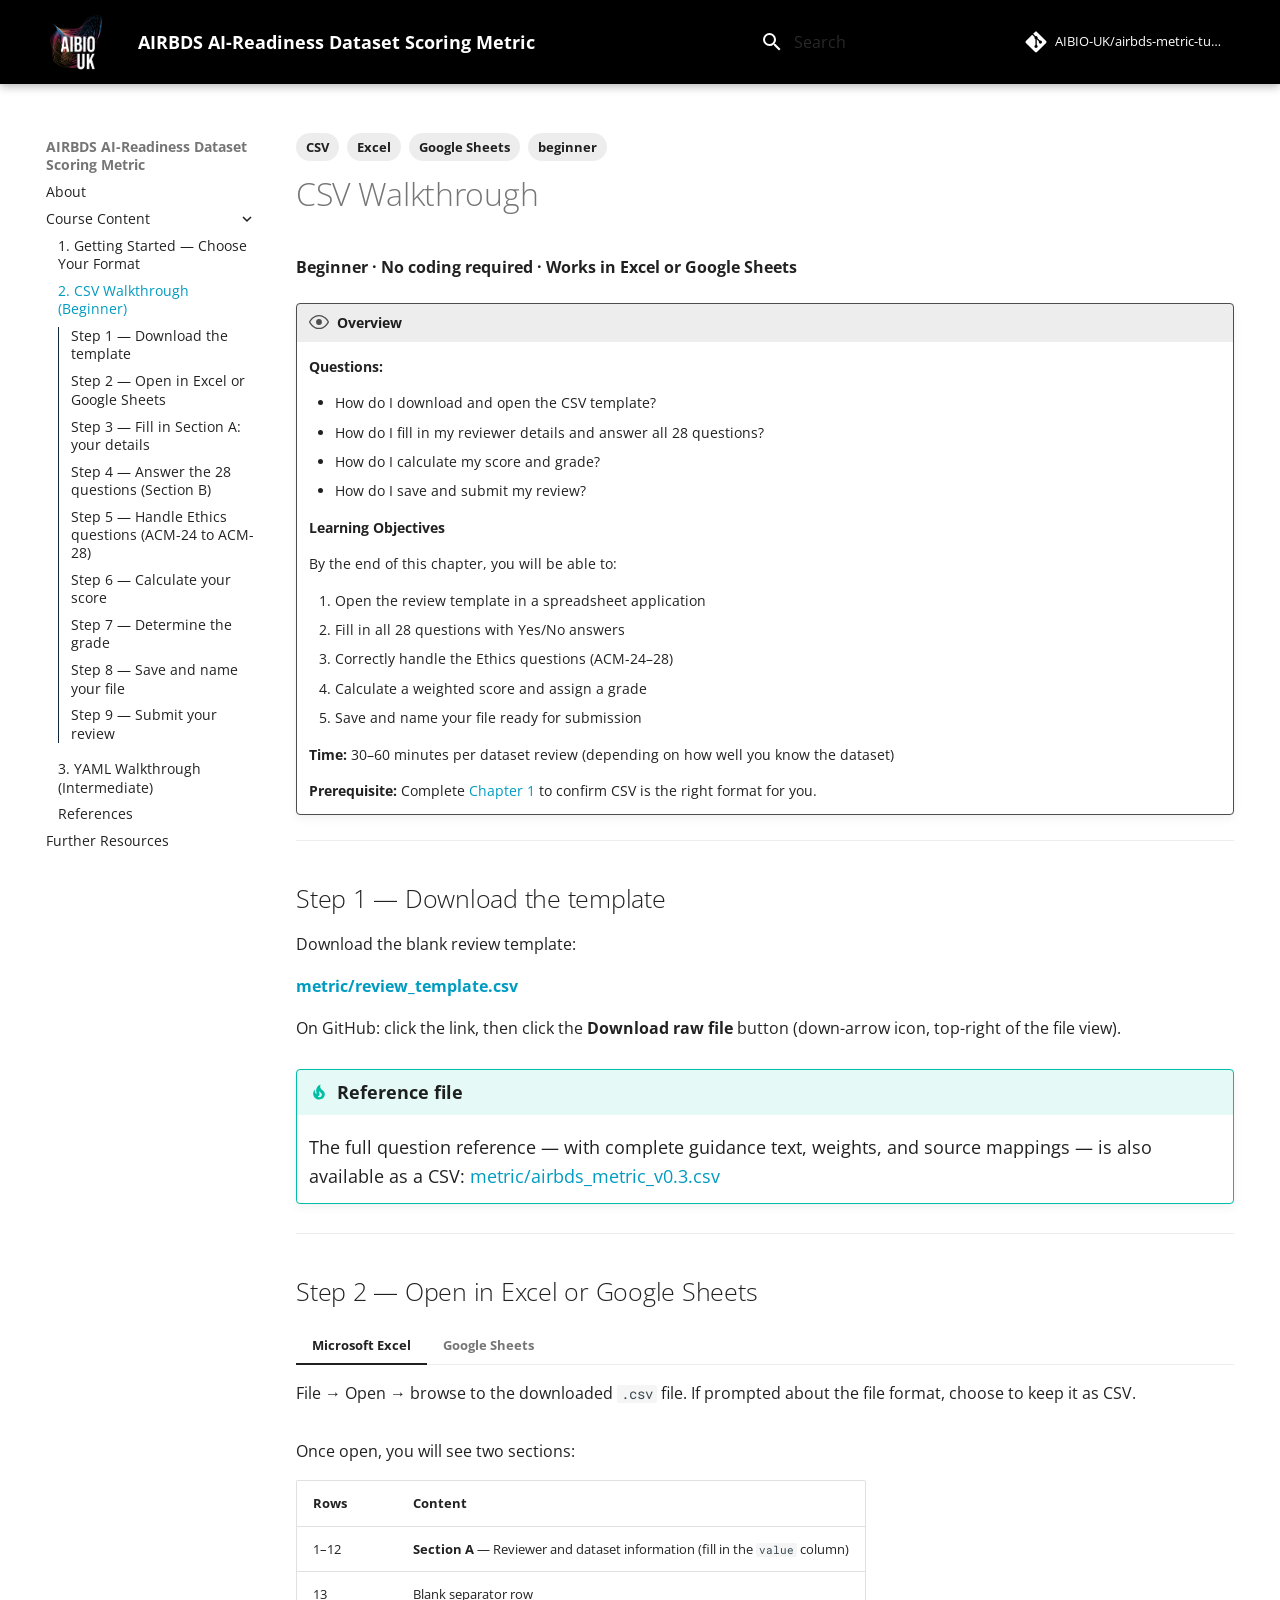
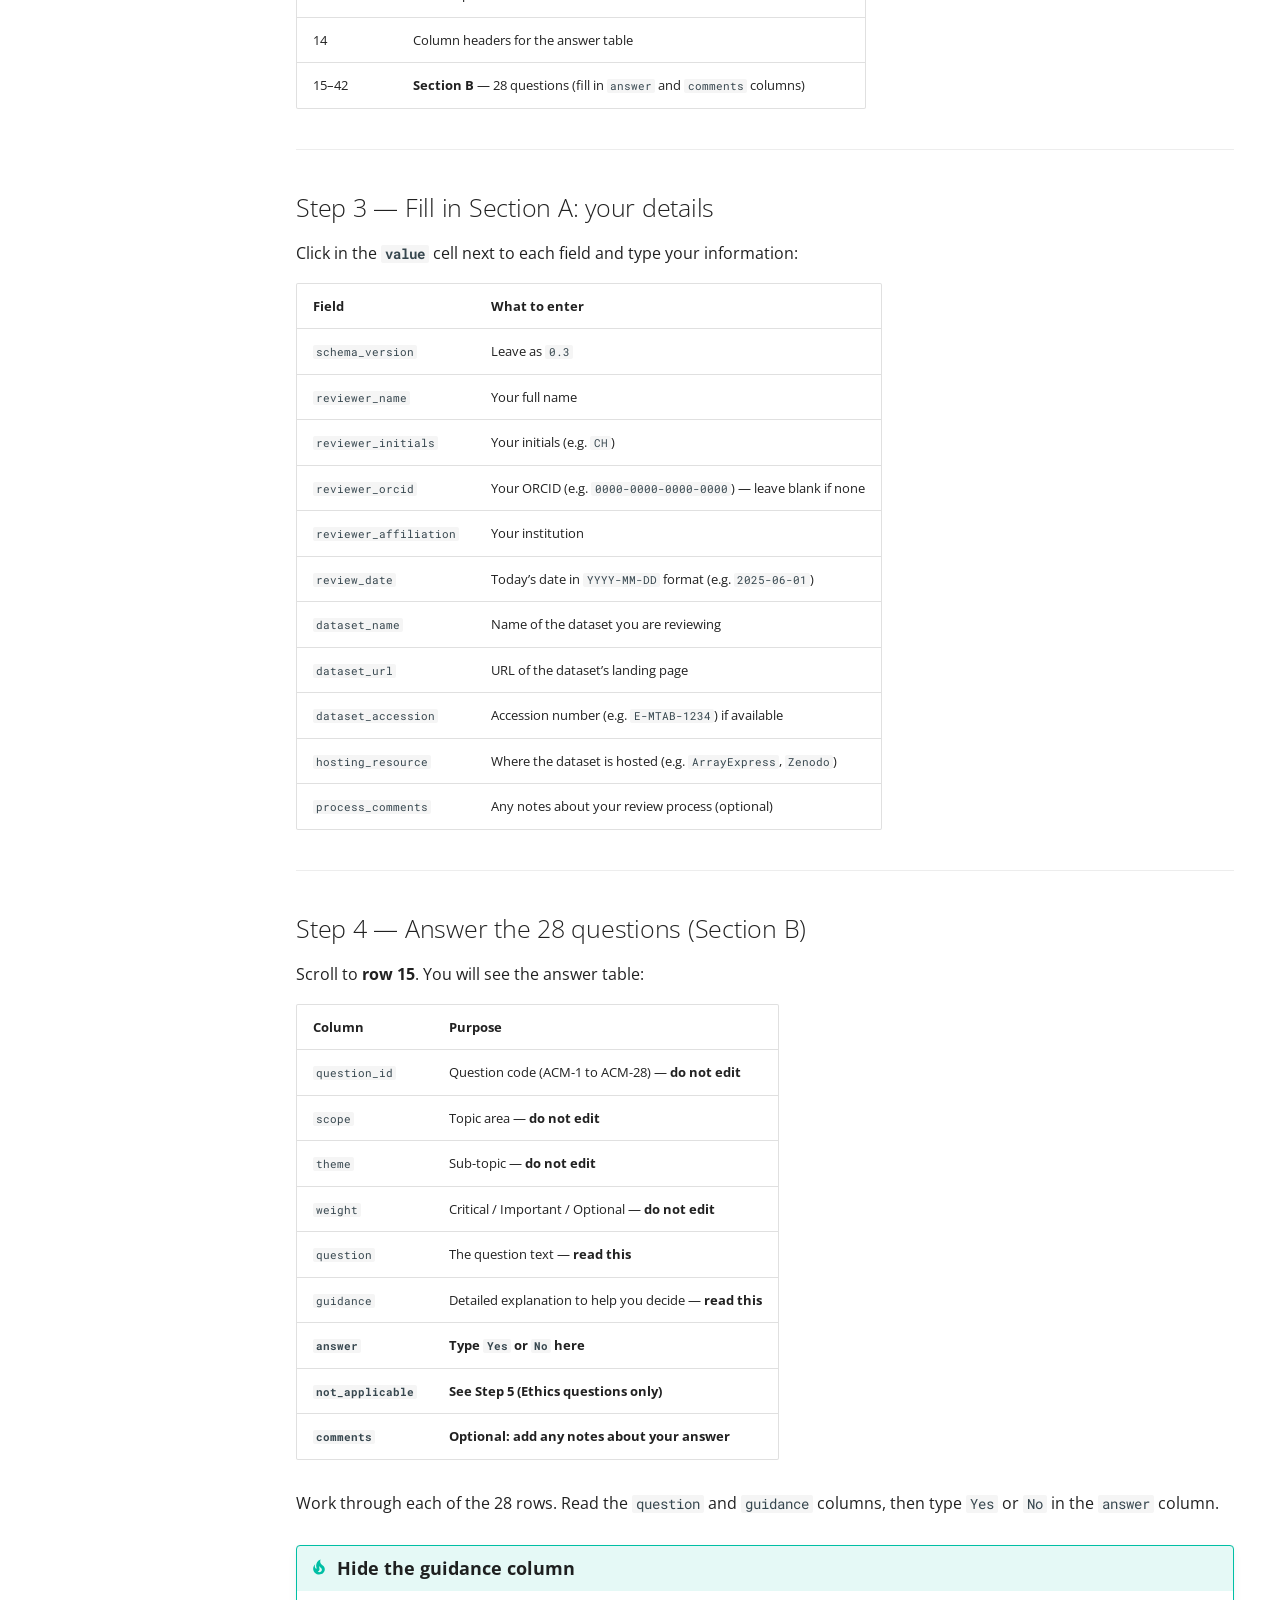
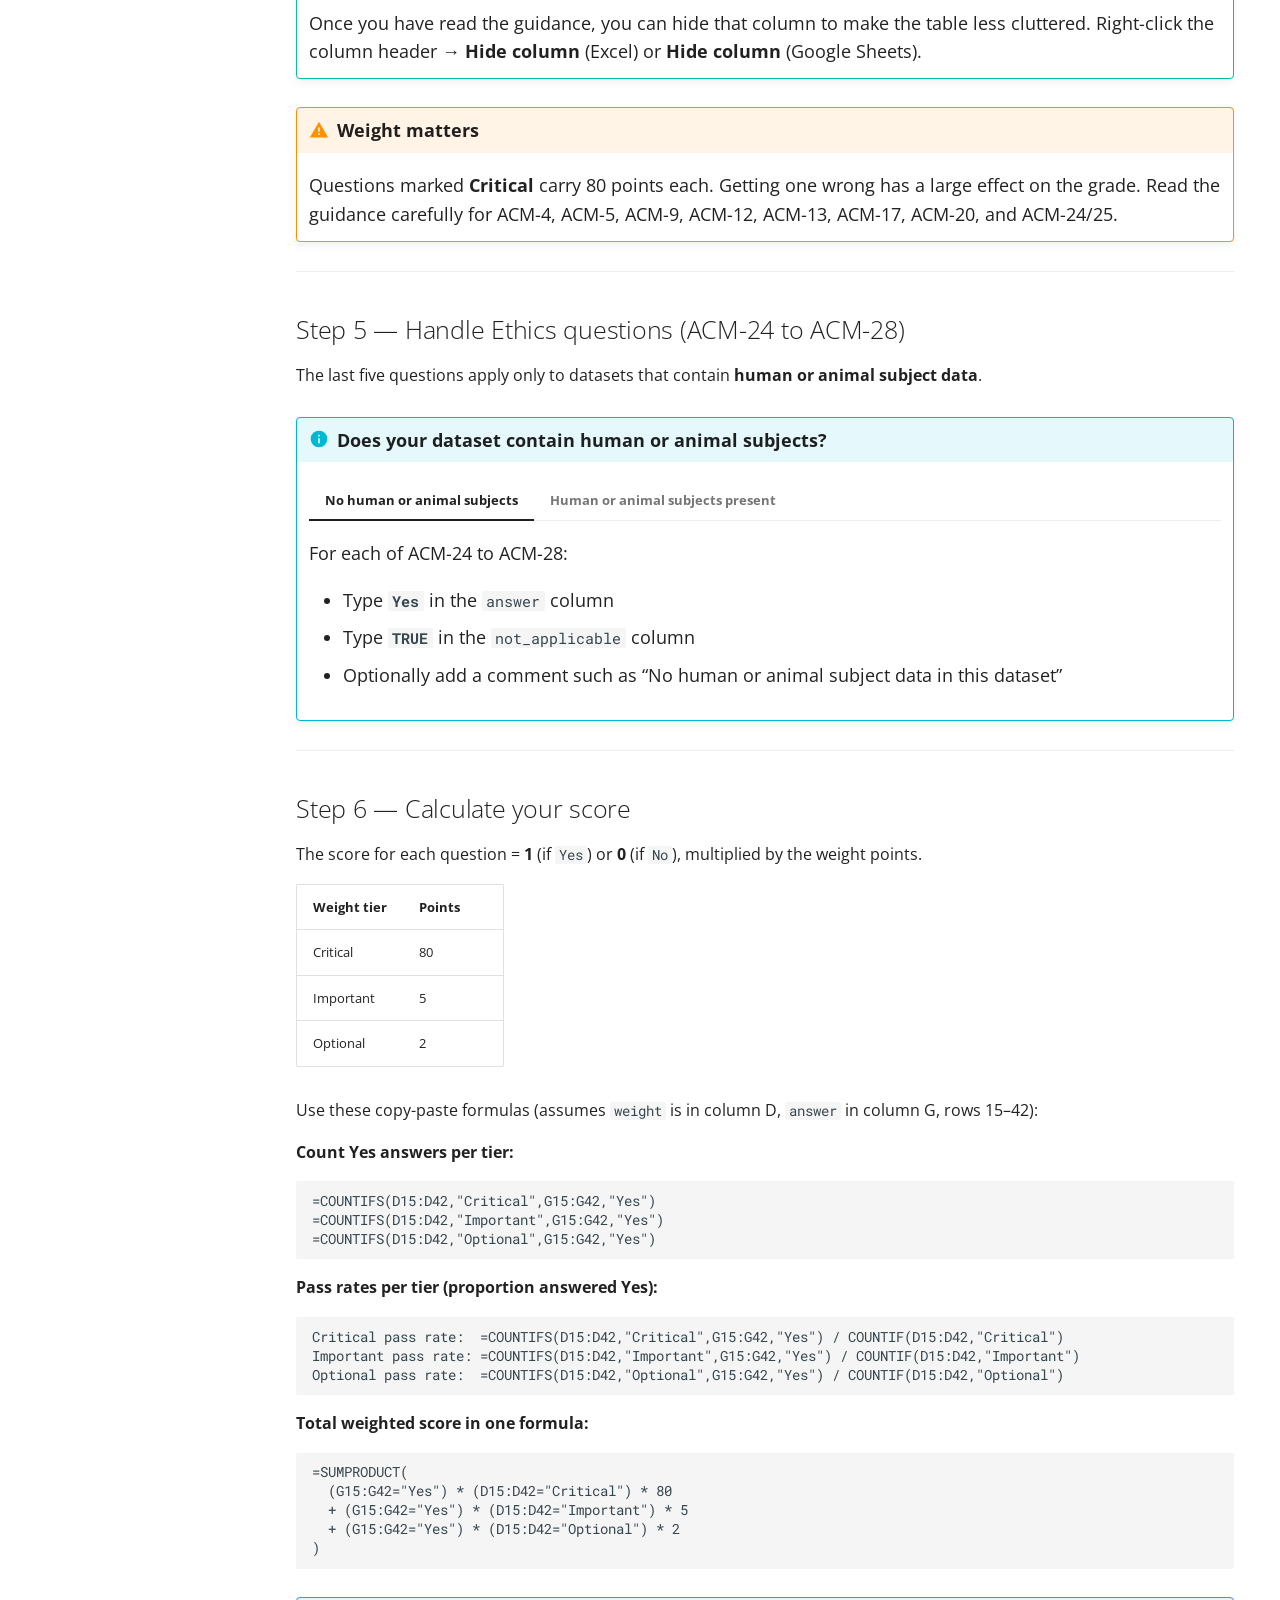
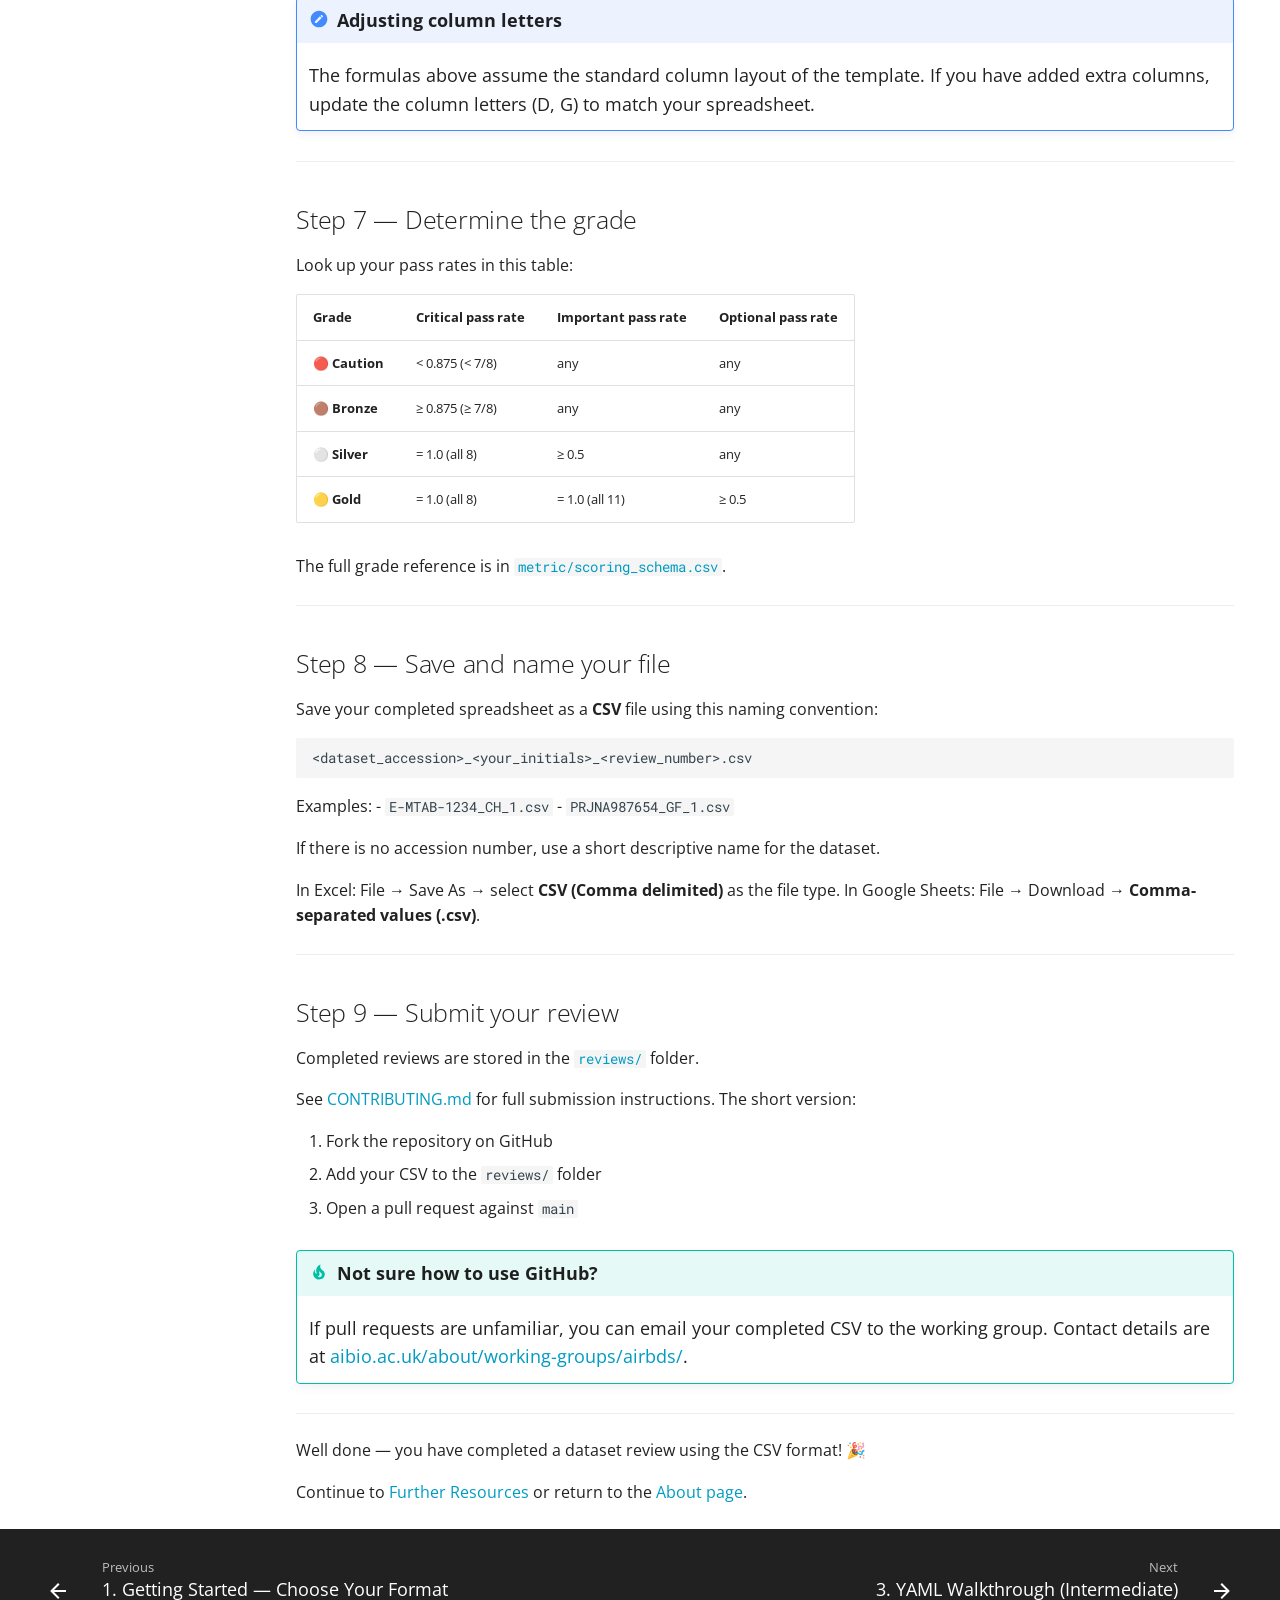
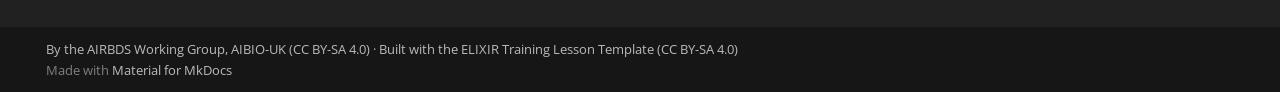
<file: chapters/chapter_02_csv/index.html>
<!doctype html>
<html lang="en" class="no-js">
  <head>
    
      <meta charset="utf-8">
      <meta name="viewport" content="width=device-width,initial-scale=1">
      
      
      
        <link rel="canonical" href="https://AIBIO-UK.github.io/airbds-metric-tutorial/chapters/chapter_02_csv/">
      
      
        <link rel="prev" href="../chapter_01/">
      
      
        <link rel="next" href="../chapter_03_yaml/">
      
      
        
      
      
      <link rel="icon" href="../../assets/images/aibio-uk-logo.png">
      <meta name="generator" content="mkdocs-1.6.1, mkdocs-material-9.7.6">
    
    
      
        <title>2. CSV Walkthrough (Beginner) - AIRBDS AI-Readiness Dataset Scoring Metric</title>
      
    
    
      <link rel="stylesheet" href="../../assets/stylesheets/main.484c7ddc.min.css">
      
      


    
    
      
    
    
      
        
        
        <link rel="preconnect" href="https://fonts.gstatic.com" crossorigin>
        <link rel="stylesheet" href="https://fonts.googleapis.com/css?family=Open+Sans:300,300i,400,400i,700,700i%7CRoboto+Mono:400,400i,700,700i&display=fallback">
        <style>:root{--md-text-font:"Open Sans";--md-code-font:"Roboto Mono"}</style>
      
    
    
      <link rel="stylesheet" href="../../stylesheets/extra.css">
    
      <link rel="stylesheet" href="../../stylesheets/neoteroi-mkdocs.css">
    
    <script>__md_scope=new URL("../..",location),__md_hash=e=>[...e].reduce(((e,_)=>(e<<5)-e+_.charCodeAt(0)),0),__md_get=(e,_=localStorage,t=__md_scope)=>JSON.parse(_.getItem(t.pathname+"."+e)),__md_set=(e,_,t=localStorage,a=__md_scope)=>{try{t.setItem(a.pathname+"."+e,JSON.stringify(_))}catch(e){}}</script>
    
      

    
    
  </head>
  
  
    <body dir="ltr">
  
    
    <input class="md-toggle" data-md-toggle="drawer" type="checkbox" id="__drawer" autocomplete="off">
    <input class="md-toggle" data-md-toggle="search" type="checkbox" id="__search" autocomplete="off">
    <label class="md-overlay" for="__drawer"></label>
    <div data-md-component="skip">
      
        
        <a href="#csv-walkthrough" class="md-skip">
          Skip to content
        </a>
      
    </div>
    <div data-md-component="announce">
      
    </div>
    
    
      

  

<header class="md-header md-header--shadow" data-md-component="header">
  <nav class="md-header__inner md-grid" aria-label="Header">
    <a href="../.." title="AIRBDS AI-Readiness Dataset Scoring Metric" class="md-header__button md-logo" aria-label="AIRBDS AI-Readiness Dataset Scoring Metric" data-md-component="logo">
      
  <img src="../../assets/images/10362_UoN_AIBIO-UK_LOGO_Full_Reversed.jpg" alt="logo">

    </a>
    <label class="md-header__button md-icon" for="__drawer">
      
      <svg xmlns="http://www.w3.org/2000/svg" viewBox="0 0 24 24"><path d="M3 6h18v2H3zm0 5h18v2H3zm0 5h18v2H3z"/></svg>
    </label>
    <div class="md-header__title" data-md-component="header-title">
      <div class="md-header__ellipsis">
        <div class="md-header__topic">
          <span class="md-ellipsis">
            AIRBDS AI-Readiness Dataset Scoring Metric
          </span>
        </div>
        <div class="md-header__topic" data-md-component="header-topic">
          <span class="md-ellipsis">
            
              2. CSV Walkthrough (Beginner)
            
          </span>
        </div>
      </div>
    </div>
    
    
      <script>var palette=__md_get("__palette");if(palette&&palette.color){if("(prefers-color-scheme)"===palette.color.media){var media=matchMedia("(prefers-color-scheme: light)"),input=document.querySelector(media.matches?"[data-md-color-media='(prefers-color-scheme: light)']":"[data-md-color-media='(prefers-color-scheme: dark)']");palette.color.media=input.getAttribute("data-md-color-media"),palette.color.scheme=input.getAttribute("data-md-color-scheme"),palette.color.primary=input.getAttribute("data-md-color-primary"),palette.color.accent=input.getAttribute("data-md-color-accent")}for(var[key,value]of Object.entries(palette.color))document.body.setAttribute("data-md-color-"+key,value)}</script>
    
    
    
      
      
        <label class="md-header__button md-icon" for="__search">
          
          <svg xmlns="http://www.w3.org/2000/svg" viewBox="0 0 24 24"><path d="M9.5 3A6.5 6.5 0 0 1 16 9.5c0 1.61-.59 3.09-1.56 4.23l.27.27h.79l5 5-1.5 1.5-5-5v-.79l-.27-.27A6.52 6.52 0 0 1 9.5 16 6.5 6.5 0 0 1 3 9.5 6.5 6.5 0 0 1 9.5 3m0 2C7 5 5 7 5 9.5S7 14 9.5 14 14 12 14 9.5 12 5 9.5 5"/></svg>
        </label>
        <div class="md-search" data-md-component="search" role="dialog">
  <label class="md-search__overlay" for="__search"></label>
  <div class="md-search__inner" role="search">
    <form class="md-search__form" name="search">
      <input type="text" class="md-search__input" name="query" aria-label="Search" placeholder="Search" autocapitalize="off" autocorrect="off" autocomplete="off" spellcheck="false" data-md-component="search-query" required>
      <label class="md-search__icon md-icon" for="__search">
        
        <svg xmlns="http://www.w3.org/2000/svg" viewBox="0 0 24 24"><path d="M9.5 3A6.5 6.5 0 0 1 16 9.5c0 1.61-.59 3.09-1.56 4.23l.27.27h.79l5 5-1.5 1.5-5-5v-.79l-.27-.27A6.52 6.52 0 0 1 9.5 16 6.5 6.5 0 0 1 3 9.5 6.5 6.5 0 0 1 9.5 3m0 2C7 5 5 7 5 9.5S7 14 9.5 14 14 12 14 9.5 12 5 9.5 5"/></svg>
        
        <svg xmlns="http://www.w3.org/2000/svg" viewBox="0 0 24 24"><path d="M20 11v2H8l5.5 5.5-1.42 1.42L4.16 12l7.92-7.92L13.5 5.5 8 11z"/></svg>
      </label>
      <nav class="md-search__options" aria-label="Search">
        
        <button type="reset" class="md-search__icon md-icon" title="Clear" aria-label="Clear" tabindex="-1">
          
          <svg xmlns="http://www.w3.org/2000/svg" viewBox="0 0 24 24"><path d="M19 6.41 17.59 5 12 10.59 6.41 5 5 6.41 10.59 12 5 17.59 6.41 19 12 13.41 17.59 19 19 17.59 13.41 12z"/></svg>
        </button>
      </nav>
      
    </form>
    <div class="md-search__output">
      <div class="md-search__scrollwrap" tabindex="0" data-md-scrollfix>
        <div class="md-search-result" data-md-component="search-result">
          <div class="md-search-result__meta">
            Initializing search
          </div>
          <ol class="md-search-result__list" role="presentation"></ol>
        </div>
      </div>
    </div>
  </div>
</div>
      
    
    
      <div class="md-header__source">
        <a href="https://github.com/AIBIO-UK/airbds-metric-tutorial" title="Go to repository" class="md-source" data-md-component="source">
  <div class="md-source__icon md-icon">
    
    <svg xmlns="http://www.w3.org/2000/svg" viewBox="0 0 448 512"><!--! Font Awesome Free 7.1.0 by @fontawesome - https://fontawesome.com License - https://fontawesome.com/license/free (Icons: CC BY 4.0, Fonts: SIL OFL 1.1, Code: MIT License) Copyright 2025 Fonticons, Inc.--><path d="M439.6 236.1 244 40.5c-5.4-5.5-12.8-8.5-20.4-8.5s-15 3-20.4 8.4L162.5 81l51.5 51.5c27.1-9.1 52.7 16.8 43.4 43.7l49.7 49.7c34.2-11.8 61.2 31 35.5 56.7-26.5 26.5-70.2-2.9-56-37.3L240.3 199v121.9c25.3 12.5 22.3 41.8 9.1 55-6.4 6.4-15.2 10.1-24.3 10.1s-17.8-3.6-24.3-10.1c-17.6-17.6-11.1-46.9 11.2-56v-123c-20.8-8.5-24.6-30.7-18.6-45L142.6 101 8.5 235.1C3 240.6 0 247.9 0 255.5s3 15 8.5 20.4l195.6 195.7c5.4 5.4 12.7 8.4 20.4 8.4s15-3 20.4-8.4l194.7-194.7c5.4-5.4 8.4-12.8 8.4-20.4s-3-15-8.4-20.4"/></svg>
  </div>
  <div class="md-source__repository">
    AIBIO-UK/airbds-metric-tutorial
  </div>
</a>
      </div>
    
  </nav>
  
</header>
    
    <div class="md-container" data-md-component="container">
      
      
        
          
        
      
      <main class="md-main" data-md-component="main">
        <div class="md-main__inner md-grid">
          
            
              
              <div class="md-sidebar md-sidebar--primary" data-md-component="sidebar" data-md-type="navigation" >
                <div class="md-sidebar__scrollwrap">
                  <div class="md-sidebar__inner">
                    



  

<nav class="md-nav md-nav--primary md-nav--integrated" aria-label="Navigation" data-md-level="0">
  <label class="md-nav__title" for="__drawer">
    <a href="../.." title="AIRBDS AI-Readiness Dataset Scoring Metric" class="md-nav__button md-logo" aria-label="AIRBDS AI-Readiness Dataset Scoring Metric" data-md-component="logo">
      
  <img src="../../assets/images/10362_UoN_AIBIO-UK_LOGO_Full_Reversed.jpg" alt="logo">

    </a>
    AIRBDS AI-Readiness Dataset Scoring Metric
  </label>
  
    <div class="md-nav__source">
      <a href="https://github.com/AIBIO-UK/airbds-metric-tutorial" title="Go to repository" class="md-source" data-md-component="source">
  <div class="md-source__icon md-icon">
    
    <svg xmlns="http://www.w3.org/2000/svg" viewBox="0 0 448 512"><!--! Font Awesome Free 7.1.0 by @fontawesome - https://fontawesome.com License - https://fontawesome.com/license/free (Icons: CC BY 4.0, Fonts: SIL OFL 1.1, Code: MIT License) Copyright 2025 Fonticons, Inc.--><path d="M439.6 236.1 244 40.5c-5.4-5.5-12.8-8.5-20.4-8.5s-15 3-20.4 8.4L162.5 81l51.5 51.5c27.1-9.1 52.7 16.8 43.4 43.7l49.7 49.7c34.2-11.8 61.2 31 35.5 56.7-26.5 26.5-70.2-2.9-56-37.3L240.3 199v121.9c25.3 12.5 22.3 41.8 9.1 55-6.4 6.4-15.2 10.1-24.3 10.1s-17.8-3.6-24.3-10.1c-17.6-17.6-11.1-46.9 11.2-56v-123c-20.8-8.5-24.6-30.7-18.6-45L142.6 101 8.5 235.1C3 240.6 0 247.9 0 255.5s3 15 8.5 20.4l195.6 195.7c5.4 5.4 12.7 8.4 20.4 8.4s15-3 20.4-8.4l194.7-194.7c5.4-5.4 8.4-12.8 8.4-20.4s-3-15-8.4-20.4"/></svg>
  </div>
  <div class="md-source__repository">
    AIBIO-UK/airbds-metric-tutorial
  </div>
</a>
    </div>
  
  <ul class="md-nav__list" data-md-scrollfix>
    
      
      
  
  
  
  
    <li class="md-nav__item">
      <a href="../.." class="md-nav__link">
        
  
  
  <span class="md-ellipsis">
    
  
    About
  

    
  </span>
  
  

      </a>
    </li>
  

    
      
      
  
  
    
  
  
  
    
    
    
    
    
    <li class="md-nav__item md-nav__item--active md-nav__item--nested">
      
        
        
        <input class="md-nav__toggle md-toggle " type="checkbox" id="__nav_2" checked>
        
          
          <label class="md-nav__link" for="__nav_2" id="__nav_2_label" tabindex="0">
            
  
  
  <span class="md-ellipsis">
    
  
    Course Content
  

    
  </span>
  
  

            <span class="md-nav__icon md-icon"></span>
          </label>
        
        <nav class="md-nav" data-md-level="1" aria-labelledby="__nav_2_label" aria-expanded="true">
          <label class="md-nav__title" for="__nav_2">
            <span class="md-nav__icon md-icon"></span>
            
  
    Course Content
  

          </label>
          <ul class="md-nav__list" data-md-scrollfix>
            
              
                
  
  
  
  
    <li class="md-nav__item">
      <a href="../chapter_01/" class="md-nav__link">
        
  
  
  <span class="md-ellipsis">
    
  
    1. Getting Started — Choose Your Format
  

    
  </span>
  
  

      </a>
    </li>
  

              
            
              
                
  
  
    
  
  
  
    <li class="md-nav__item md-nav__item--active">
      
      <input class="md-nav__toggle md-toggle" type="checkbox" id="__toc">
      
      
        
      
      
        <label class="md-nav__link md-nav__link--active" for="__toc">
          
  
  
  <span class="md-ellipsis">
    
  
    2. CSV Walkthrough (Beginner)
  

    
  </span>
  
  

          <span class="md-nav__icon md-icon"></span>
        </label>
      
      <a href="./" class="md-nav__link md-nav__link--active">
        
  
  
  <span class="md-ellipsis">
    
  
    2. CSV Walkthrough (Beginner)
  

    
  </span>
  
  

      </a>
      
        

<nav class="md-nav md-nav--secondary" aria-label="Table of contents">
  
  
  
    
  
  
    <label class="md-nav__title" for="__toc">
      <span class="md-nav__icon md-icon"></span>
      Table of contents
    </label>
    <ul class="md-nav__list" data-md-component="toc" data-md-scrollfix>
      
        <li class="md-nav__item">
  <a href="#step-1-download-the-template" class="md-nav__link">
    <span class="md-ellipsis">
      
        Step 1 — Download the template
      
    </span>
  </a>
  
</li>
      
        <li class="md-nav__item">
  <a href="#step-2-open-in-excel-or-google-sheets" class="md-nav__link">
    <span class="md-ellipsis">
      
        Step 2 — Open in Excel or Google Sheets
      
    </span>
  </a>
  
</li>
      
        <li class="md-nav__item">
  <a href="#step-3-fill-in-section-a-your-details" class="md-nav__link">
    <span class="md-ellipsis">
      
        Step 3 — Fill in Section A: your details
      
    </span>
  </a>
  
</li>
      
        <li class="md-nav__item">
  <a href="#step-4-answer-the-28-questions-section-b" class="md-nav__link">
    <span class="md-ellipsis">
      
        Step 4 — Answer the 28 questions (Section B)
      
    </span>
  </a>
  
</li>
      
        <li class="md-nav__item">
  <a href="#step-5-handle-ethics-questions-acm-24-to-acm-28" class="md-nav__link">
    <span class="md-ellipsis">
      
        Step 5 — Handle Ethics questions (ACM-24 to ACM-28)
      
    </span>
  </a>
  
</li>
      
        <li class="md-nav__item">
  <a href="#step-6-calculate-your-score" class="md-nav__link">
    <span class="md-ellipsis">
      
        Step 6 — Calculate your score
      
    </span>
  </a>
  
</li>
      
        <li class="md-nav__item">
  <a href="#step-7-determine-the-grade" class="md-nav__link">
    <span class="md-ellipsis">
      
        Step 7 — Determine the grade
      
    </span>
  </a>
  
</li>
      
        <li class="md-nav__item">
  <a href="#step-8-save-and-name-your-file" class="md-nav__link">
    <span class="md-ellipsis">
      
        Step 8 — Save and name your file
      
    </span>
  </a>
  
</li>
      
        <li class="md-nav__item">
  <a href="#step-9-submit-your-review" class="md-nav__link">
    <span class="md-ellipsis">
      
        Step 9 — Submit your review
      
    </span>
  </a>
  
</li>
      
    </ul>
  
</nav>
      
    </li>
  

              
            
              
                
  
  
  
  
    <li class="md-nav__item">
      <a href="../chapter_03_yaml/" class="md-nav__link">
        
  
  
  <span class="md-ellipsis">
    
  
    3. YAML Walkthrough (Intermediate)
  

    
  </span>
  
  

      </a>
    </li>
  

              
            
              
                
  
  
  
  
    <li class="md-nav__item">
      <a href="../references/" class="md-nav__link">
        
  
  
  <span class="md-ellipsis">
    
  
    References
  

    
  </span>
  
  

      </a>
    </li>
  

              
            
          </ul>
        </nav>
      
    </li>
  

    
      
      
  
  
  
  
    <li class="md-nav__item">
      <a href="../../follow_up_training/" class="md-nav__link">
        
  
  
  <span class="md-ellipsis">
    
  
    Further Resources
  

    
  </span>
  
  

      </a>
    </li>
  

    
  </ul>
</nav>
                  </div>
                </div>
              </div>
            
            
          
          
            <div class="md-content" data-md-component="content">
              
              <article class="md-content__inner md-typeset">
                
                  

  <nav class="md-tags" >
    
      
      
      
      
        <a href="../../keywords/#tag:csv" class="md-tag">CSV</a>
      
    
      
      
      
      
        <a href="../../keywords/#tag:excel" class="md-tag">Excel</a>
      
    
      
      
      
      
        <a href="../../keywords/#tag:google-sheets" class="md-tag">Google Sheets</a>
      
    
      
      
      
      
        <a href="../../keywords/#tag:beginner" class="md-tag">beginner</a>
      
    
  </nav>


  
  


<div><h1 id="csv-walkthrough">CSV Walkthrough</h1>
<p><strong>Beginner · No coding required · Works in Excel or Google Sheets</strong></p>
<div class="admonition overview">
<p class="admonition-title">Overview</p>
<p><strong>Questions:</strong></p>
<ul>
<li>How do I download and open the CSV template?</li>
<li>How do I fill in my reviewer details and answer all 28 questions?</li>
<li>How do I calculate my score and grade?</li>
<li>How do I save and submit my review?</li>
</ul>
<p><strong>Learning Objectives</strong></p>
<p>By the end of this chapter, you will be able to:</p>
<ol>
<li>Open the review template in a spreadsheet application</li>
<li>Fill in all 28 questions with Yes/No answers</li>
<li>Correctly handle the Ethics questions (ACM-24–28)</li>
<li>Calculate a weighted score and assign a grade</li>
<li>Save and name your file ready for submission</li>
</ol>
<p><strong>Time:</strong> 30–60 minutes per dataset review (depending on how well you know the dataset)</p>
<p><strong>Prerequisite:</strong> Complete <a href="../chapter_01/">Chapter 1</a> to confirm CSV is the right format for you.</p>
</div>
<hr>
<h2 id="step-1-download-the-template">Step 1 — Download the template</h2>
<p>Download the blank review template:</p>
<p><strong><a href="https://github.com/AIBIO-UK/airbds-metric/raw/main/metric/review_template.csv">metric/review_template.csv</a></strong></p>
<p>On GitHub: click the link, then click the <strong>Download raw file</strong> button (down-arrow icon, top-right of the file view).</p>
<div class="admonition tip">
<p class="admonition-title">Reference file</p>
<p>The full question reference — with complete guidance text, weights, and source mappings — is also available as a CSV:
<a href="https://github.com/AIBIO-UK/airbds-metric/raw/main/metric/airbds_metric_v0.3.csv">metric/airbds_metric_v0.3.csv</a></p>
</div>
<hr>
<h2 id="step-2-open-in-excel-or-google-sheets">Step 2 — Open in Excel or Google Sheets</h2>
<div class="tabbed-set tabbed-alternate" data-tabs="1:2"><input checked id="__tabbed_1_1" name="__tabbed_1" type="radio"><input id="__tabbed_1_2" name="__tabbed_1" type="radio"><div class="tabbed-labels"><label for="__tabbed_1_1">Microsoft Excel</label><label for="__tabbed_1_2">Google Sheets</label></div>
<div class="tabbed-content">
<div class="tabbed-block">
<p>File → Open → browse to the downloaded <code>.csv</code> file. If prompted about the file format, choose to keep it as CSV.</p>
</div>
<div class="tabbed-block">
<ol>
<li>Go to <a href="https://sheets.google.com">sheets.google.com</a></li>
<li>Click <strong>Blank</strong></li>
<li>File → Import → Upload the <code>.csv</code> file</li>
<li>Choose <strong>Comma</strong> as the separator type</li>
<li>Click <strong>Import data</strong></li>
</ol>
</div>
</div>
</div>
<p>Once open, you will see two sections:</p>
<table>
<thead>
<tr>
<th>Rows</th>
<th>Content</th>
</tr>
</thead>
<tbody>
<tr>
<td>1–12</td>
<td><strong>Section A</strong> — Reviewer and dataset information (fill in the <code>value</code> column)</td>
</tr>
<tr>
<td>13</td>
<td>Blank separator row</td>
</tr>
<tr>
<td>14</td>
<td>Column headers for the answer table</td>
</tr>
<tr>
<td>15–42</td>
<td><strong>Section B</strong> — 28 questions (fill in <code>answer</code> and <code>comments</code> columns)</td>
</tr>
</tbody>
</table>
<hr>
<h2 id="step-3-fill-in-section-a-your-details">Step 3 — Fill in Section A: your details</h2>
<p>Click in the <strong><code>value</code></strong> cell next to each field and type your information:</p>
<table>
<thead>
<tr>
<th>Field</th>
<th>What to enter</th>
</tr>
</thead>
<tbody>
<tr>
<td><code>schema_version</code></td>
<td>Leave as <code>0.3</code></td>
</tr>
<tr>
<td><code>reviewer_name</code></td>
<td>Your full name</td>
</tr>
<tr>
<td><code>reviewer_initials</code></td>
<td>Your initials (e.g. <code>CH</code>)</td>
</tr>
<tr>
<td><code>reviewer_orcid</code></td>
<td>Your ORCID (e.g. <code>0000-0000-0000-0000</code>) — leave blank if none</td>
</tr>
<tr>
<td><code>reviewer_affiliation</code></td>
<td>Your institution</td>
</tr>
<tr>
<td><code>review_date</code></td>
<td>Today’s date in <code>YYYY-MM-DD</code> format (e.g. <code>2025-06-01</code>)</td>
</tr>
<tr>
<td><code>dataset_name</code></td>
<td>Name of the dataset you are reviewing</td>
</tr>
<tr>
<td><code>dataset_url</code></td>
<td>URL of the dataset’s landing page</td>
</tr>
<tr>
<td><code>dataset_accession</code></td>
<td>Accession number (e.g. <code>E-MTAB-1234</code>) if available</td>
</tr>
<tr>
<td><code>hosting_resource</code></td>
<td>Where the dataset is hosted (e.g. <code>ArrayExpress</code>, <code>Zenodo</code>)</td>
</tr>
<tr>
<td><code>process_comments</code></td>
<td>Any notes about your review process (optional)</td>
</tr>
</tbody>
</table>
<hr>
<h2 id="step-4-answer-the-28-questions-section-b">Step 4 — Answer the 28 questions (Section B)</h2>
<p>Scroll to <strong>row 15</strong>. You will see the answer table:</p>
<table>
<thead>
<tr>
<th>Column</th>
<th>Purpose</th>
</tr>
</thead>
<tbody>
<tr>
<td><code>question_id</code></td>
<td>Question code (ACM-1 to ACM-28) — <strong>do not edit</strong></td>
</tr>
<tr>
<td><code>scope</code></td>
<td>Topic area — <strong>do not edit</strong></td>
</tr>
<tr>
<td><code>theme</code></td>
<td>Sub-topic — <strong>do not edit</strong></td>
</tr>
<tr>
<td><code>weight</code></td>
<td>Critical / Important / Optional — <strong>do not edit</strong></td>
</tr>
<tr>
<td><code>question</code></td>
<td>The question text — <strong>read this</strong></td>
</tr>
<tr>
<td><code>guidance</code></td>
<td>Detailed explanation to help you decide — <strong>read this</strong></td>
</tr>
<tr>
<td><strong><code>answer</code></strong></td>
<td><strong>Type <code>Yes</code> or <code>No</code> here</strong></td>
</tr>
<tr>
<td><strong><code>not_applicable</code></strong></td>
<td><strong>See Step 5 (Ethics questions only)</strong></td>
</tr>
<tr>
<td><strong><code>comments</code></strong></td>
<td><strong>Optional: add any notes about your answer</strong></td>
</tr>
</tbody>
</table>
<p>Work through each of the 28 rows. Read the <code>question</code> and <code>guidance</code> columns, then type <code>Yes</code> or <code>No</code> in the <code>answer</code> column.</p>
<div class="admonition tip">
<p class="admonition-title">Hide the guidance column</p>
<p>Once you have read the guidance, you can hide that column to make the table less cluttered.
Right-click the column header → <strong>Hide column</strong> (Excel) or <strong>Hide column</strong> (Google Sheets).</p>
</div>
<div class="admonition warning">
<p class="admonition-title">Weight matters</p>
<p>Questions marked <strong>Critical</strong> carry 80 points each. Getting one wrong has a large effect on the grade. Read the guidance carefully for ACM-4, ACM-5, ACM-9, ACM-12, ACM-13, ACM-17, ACM-20, and ACM-24/25.</p>
</div>
<hr>
<h2 id="step-5-handle-ethics-questions-acm-24-to-acm-28">Step 5 — Handle Ethics questions (ACM-24 to ACM-28)</h2>
<p>The last five questions apply only to datasets that contain <strong>human or animal subject data</strong>.</p>
<div class="admonition info">
<p class="admonition-title">Does your dataset contain human or animal subjects?</p>
<div class="tabbed-set tabbed-alternate" data-tabs="2:2"><input checked id="__tabbed_2_1" name="__tabbed_2" type="radio"><input id="__tabbed_2_2" name="__tabbed_2" type="radio"><div class="tabbed-labels"><label for="__tabbed_2_1">No human or animal subjects</label><label for="__tabbed_2_2">Human or animal subjects present</label></div>
<div class="tabbed-content">
<div class="tabbed-block">
<p>For each of ACM-24 to ACM-28:</p>
<ul>
<li>Type <strong><code>Yes</code></strong> in the <code>answer</code> column</li>
<li>Type <strong><code>TRUE</code></strong> in the <code>not_applicable</code> column</li>
<li>Optionally add a comment such as “No human or animal subject data in this dataset”</li>
</ul>
</div>
<div class="tabbed-block">
<p>Answer each of ACM-24 to ACM-28 normally (<code>Yes</code> or <code>No</code>) based on what you find in the dataset documentation. Leave <code>not_applicable</code> as <code>FALSE</code>.</p>
</div>
</div>
</div>
</div>
<hr>
<h2 id="step-6-calculate-your-score">Step 6 — Calculate your score</h2>
<p>The score for each question = <strong>1</strong> (if <code>Yes</code>) or <strong>0</strong> (if <code>No</code>), multiplied by the weight points.</p>
<table>
<thead>
<tr>
<th>Weight tier</th>
<th>Points</th>
</tr>
</thead>
<tbody>
<tr>
<td>Critical</td>
<td>80</td>
</tr>
<tr>
<td>Important</td>
<td>5</td>
</tr>
<tr>
<td>Optional</td>
<td>2</td>
</tr>
</tbody>
</table>
<p>Use these copy-paste formulas (assumes <code>weight</code> is in column D, <code>answer</code> in column G, rows 15–42):</p>
<p><strong>Count Yes answers per tier:</strong>
</p><div class="highlight"><pre><span></span><code>=COUNTIFS(D15:D42,"Critical",G15:G42,"Yes")
=COUNTIFS(D15:D42,"Important",G15:G42,"Yes")
=COUNTIFS(D15:D42,"Optional",G15:G42,"Yes")
</code></pre></div>
<p><strong>Pass rates per tier (proportion answered Yes):</strong>
</p><div class="highlight"><pre><span></span><code>Critical pass rate:  =COUNTIFS(D15:D42,"Critical",G15:G42,"Yes") / COUNTIF(D15:D42,"Critical")
Important pass rate: =COUNTIFS(D15:D42,"Important",G15:G42,"Yes") / COUNTIF(D15:D42,"Important")
Optional pass rate:  =COUNTIFS(D15:D42,"Optional",G15:G42,"Yes") / COUNTIF(D15:D42,"Optional")
</code></pre></div>
<p><strong>Total weighted score in one formula:</strong>
</p><div class="highlight"><pre><span></span><code>=SUMPRODUCT(
  (G15:G42="Yes") * (D15:D42="Critical") * 80
  + (G15:G42="Yes") * (D15:D42="Important") * 5
  + (G15:G42="Yes") * (D15:D42="Optional") * 2
)
</code></pre></div>
<div class="admonition note">
<p class="admonition-title">Adjusting column letters</p>
<p>The formulas above assume the standard column layout of the template. If you have added extra columns, update the column letters (D, G) to match your spreadsheet.</p>
</div>
<hr>
<h2 id="step-7-determine-the-grade">Step 7 — Determine the grade</h2>
<p>Look up your pass rates in this table:</p>
<table>
<thead>
<tr>
<th>Grade</th>
<th>Critical pass rate</th>
<th>Important pass rate</th>
<th>Optional pass rate</th>
</tr>
</thead>
<tbody>
<tr>
<td>🔴 <strong>Caution</strong></td>
<td>&lt; 0.875 (&lt; 7/8)</td>
<td>any</td>
<td>any</td>
</tr>
<tr>
<td>🟤 <strong>Bronze</strong></td>
<td>≥ 0.875 (≥ 7/8)</td>
<td>any</td>
<td>any</td>
</tr>
<tr>
<td>⚪ <strong>Silver</strong></td>
<td>= 1.0 (all 8)</td>
<td>≥ 0.5</td>
<td>any</td>
</tr>
<tr>
<td>🟡 <strong>Gold</strong></td>
<td>= 1.0 (all 8)</td>
<td>= 1.0 (all 11)</td>
<td>≥ 0.5</td>
</tr>
</tbody>
</table>
<p>The full grade reference is in <a href="https://github.com/AIBIO-UK/airbds-metric/blob/main/metric/scoring_schema.csv"><code>metric/scoring_schema.csv</code></a>.</p>
<hr>
<h2 id="step-8-save-and-name-your-file">Step 8 — Save and name your file</h2>
<p>Save your completed spreadsheet as a <strong>CSV</strong> file using this naming convention:</p>
<div class="highlight"><pre><span></span><code>&lt;dataset_accession&gt;_&lt;your_initials&gt;_&lt;review_number&gt;.csv
</code></pre></div>
<p>Examples:
- <code>E-MTAB-1234_CH_1.csv</code>
- <code>PRJNA987654_GF_1.csv</code></p>
<p>If there is no accession number, use a short descriptive name for the dataset.</p>
<p>In Excel: File → Save As → select <strong>CSV (Comma delimited)</strong> as the file type.
In Google Sheets: File → Download → <strong>Comma-separated values (.csv)</strong>.</p>
<hr>
<h2 id="step-9-submit-your-review">Step 9 — Submit your review</h2>
<p>Completed reviews are stored in the <a href="https://github.com/AIBIO-UK/airbds-metric/tree/main/reviews"><code>reviews/</code></a> folder.</p>
<p>See <a href="https://github.com/AIBIO-UK/airbds-metric/blob/main/CONTRIBUTING.md">CONTRIBUTING.md</a> for full submission instructions. The short version:</p>
<ol>
<li>Fork the repository on GitHub</li>
<li>Add your CSV to the <code>reviews/</code> folder</li>
<li>Open a pull request against <code>main</code></li>
</ol>
<div class="admonition tip">
<p class="admonition-title">Not sure how to use GitHub?</p>
<p>If pull requests are unfamiliar, you can email your completed CSV to the working group. Contact details are at <a href="https://aibio.ac.uk/about/working-groups/airbds/">aibio.ac.uk/about/working-groups/airbds/</a>.</p>
</div>
<hr>
<p>Well done — you have completed a dataset review using the CSV format! 🎉</p>
<p>Continue to <a href="../../follow_up_training/">Further Resources</a> or return to the <a href="../../">About page</a>.</p></div>







  
  






                
              </article>
            </div>
          
          
<script>var target=document.getElementById(location.hash.slice(1));target&&target.name&&(target.checked=target.name.startsWith("__tabbed_"))</script>
        </div>
        
          <button type="button" class="md-top md-icon" data-md-component="top" hidden>
  
  <svg xmlns="http://www.w3.org/2000/svg" viewBox="0 0 24 24"><path d="M13 20h-2V8l-5.5 5.5-1.42-1.42L12 4.16l7.92 7.92-1.42 1.42L13 8z"/></svg>
  Back to top
</button>
        
      </main>
      
        <footer class="md-footer">
  
    
      
      <nav class="md-footer__inner md-grid" aria-label="Footer" >
        
          
          <a href="../chapter_01/" class="md-footer__link md-footer__link--prev" aria-label="Previous: 1. Getting Started — Choose Your Format">
            <div class="md-footer__button md-icon">
              
              <svg xmlns="http://www.w3.org/2000/svg" viewBox="0 0 24 24"><path d="M20 11v2H8l5.5 5.5-1.42 1.42L4.16 12l7.92-7.92L13.5 5.5 8 11z"/></svg>
            </div>
            <div class="md-footer__title">
              <span class="md-footer__direction">
                Previous
              </span>
              <div class="md-ellipsis">
                1. Getting Started — Choose Your Format
              </div>
            </div>
          </a>
        
        
          
          <a href="../chapter_03_yaml/" class="md-footer__link md-footer__link--next" aria-label="Next: 3. YAML Walkthrough (Intermediate)">
            <div class="md-footer__title">
              <span class="md-footer__direction">
                Next
              </span>
              <div class="md-ellipsis">
                3. YAML Walkthrough (Intermediate)
              </div>
            </div>
            <div class="md-footer__button md-icon">
              
              <svg xmlns="http://www.w3.org/2000/svg" viewBox="0 0 24 24"><path d="M4 11v2h12l-5.5 5.5 1.42 1.42L19.84 12l-7.92-7.92L10.5 5.5 16 11z"/></svg>
            </div>
          </a>
        
      </nav>
    
  
  <div class="md-footer-meta md-typeset">
    <div class="md-footer-meta__inner md-grid">
      <div class="md-copyright">
  
    <div class="md-copyright__highlight">
      By the AIRBDS Working Group, AIBIO-UK (CC BY-SA 4.0) &middot; Built with the <a href="https://doi.org/10.5281/zenodo.7913092">ELIXIR Training Lesson Template</a> (CC BY-SA 4.0)
    </div>
  
  
    Made with
    <a href="https://squidfunk.github.io/mkdocs-material/" target="_blank" rel="noopener">
      Material for MkDocs
    </a>
  
</div>
      
    </div>
  </div>
</footer>
      
    </div>
    <div class="md-dialog" data-md-component="dialog">
      <div class="md-dialog__inner md-typeset"></div>
    </div>
    
    
    
      
      
      <script id="__config" type="application/json">{"annotate": null, "base": "../..", "features": ["navigation.top", "navigation.footer", "toc.integrate"], "search": "../../assets/javascripts/workers/search.2c215733.min.js", "tags": null, "translations": {"clipboard.copied": "Copied to clipboard", "clipboard.copy": "Copy to clipboard", "search.result.more.one": "1 more on this page", "search.result.more.other": "# more on this page", "search.result.none": "No matching documents", "search.result.one": "1 matching document", "search.result.other": "# matching documents", "search.result.placeholder": "Type to start searching", "search.result.term.missing": "Missing", "select.version": "Select version"}, "version": null}</script>
    
    
      <script src="../../assets/javascripts/bundle.79ae519e.min.js"></script>
      
    
  </body>
</html>
</file>
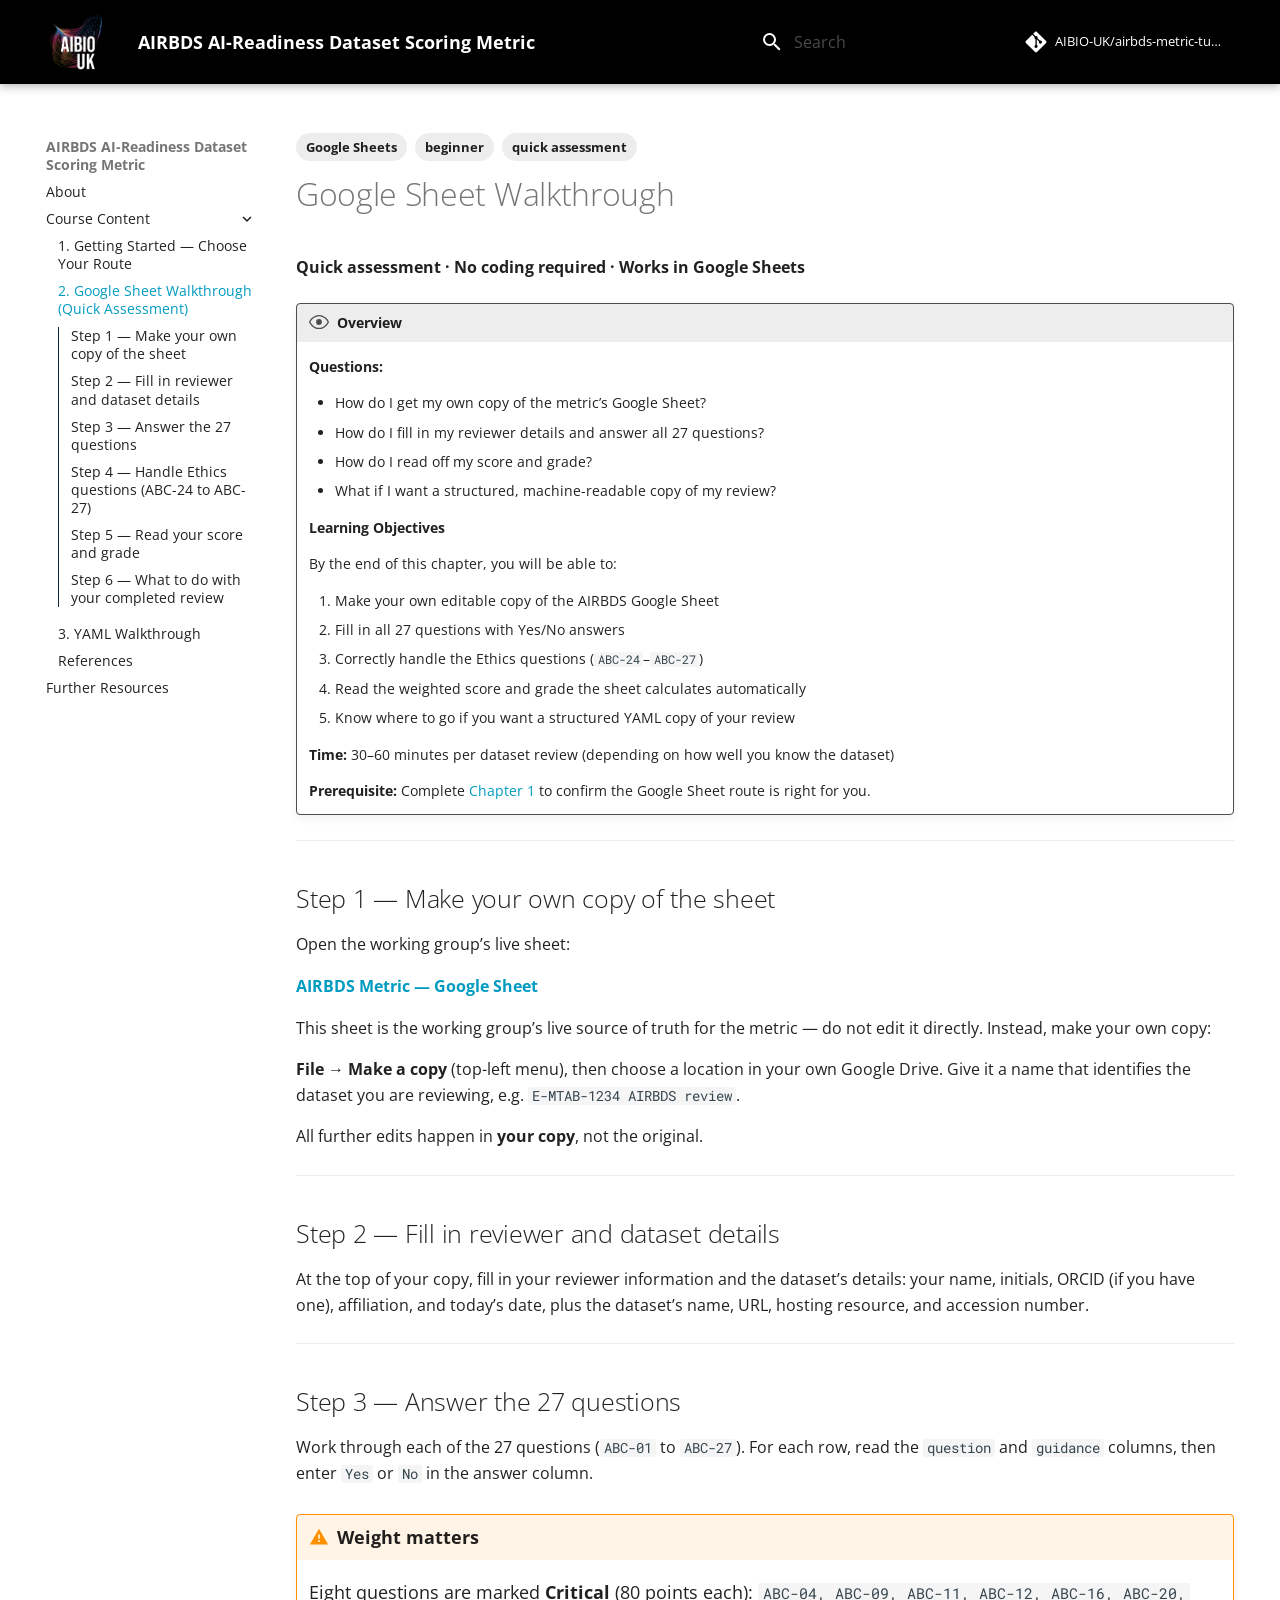
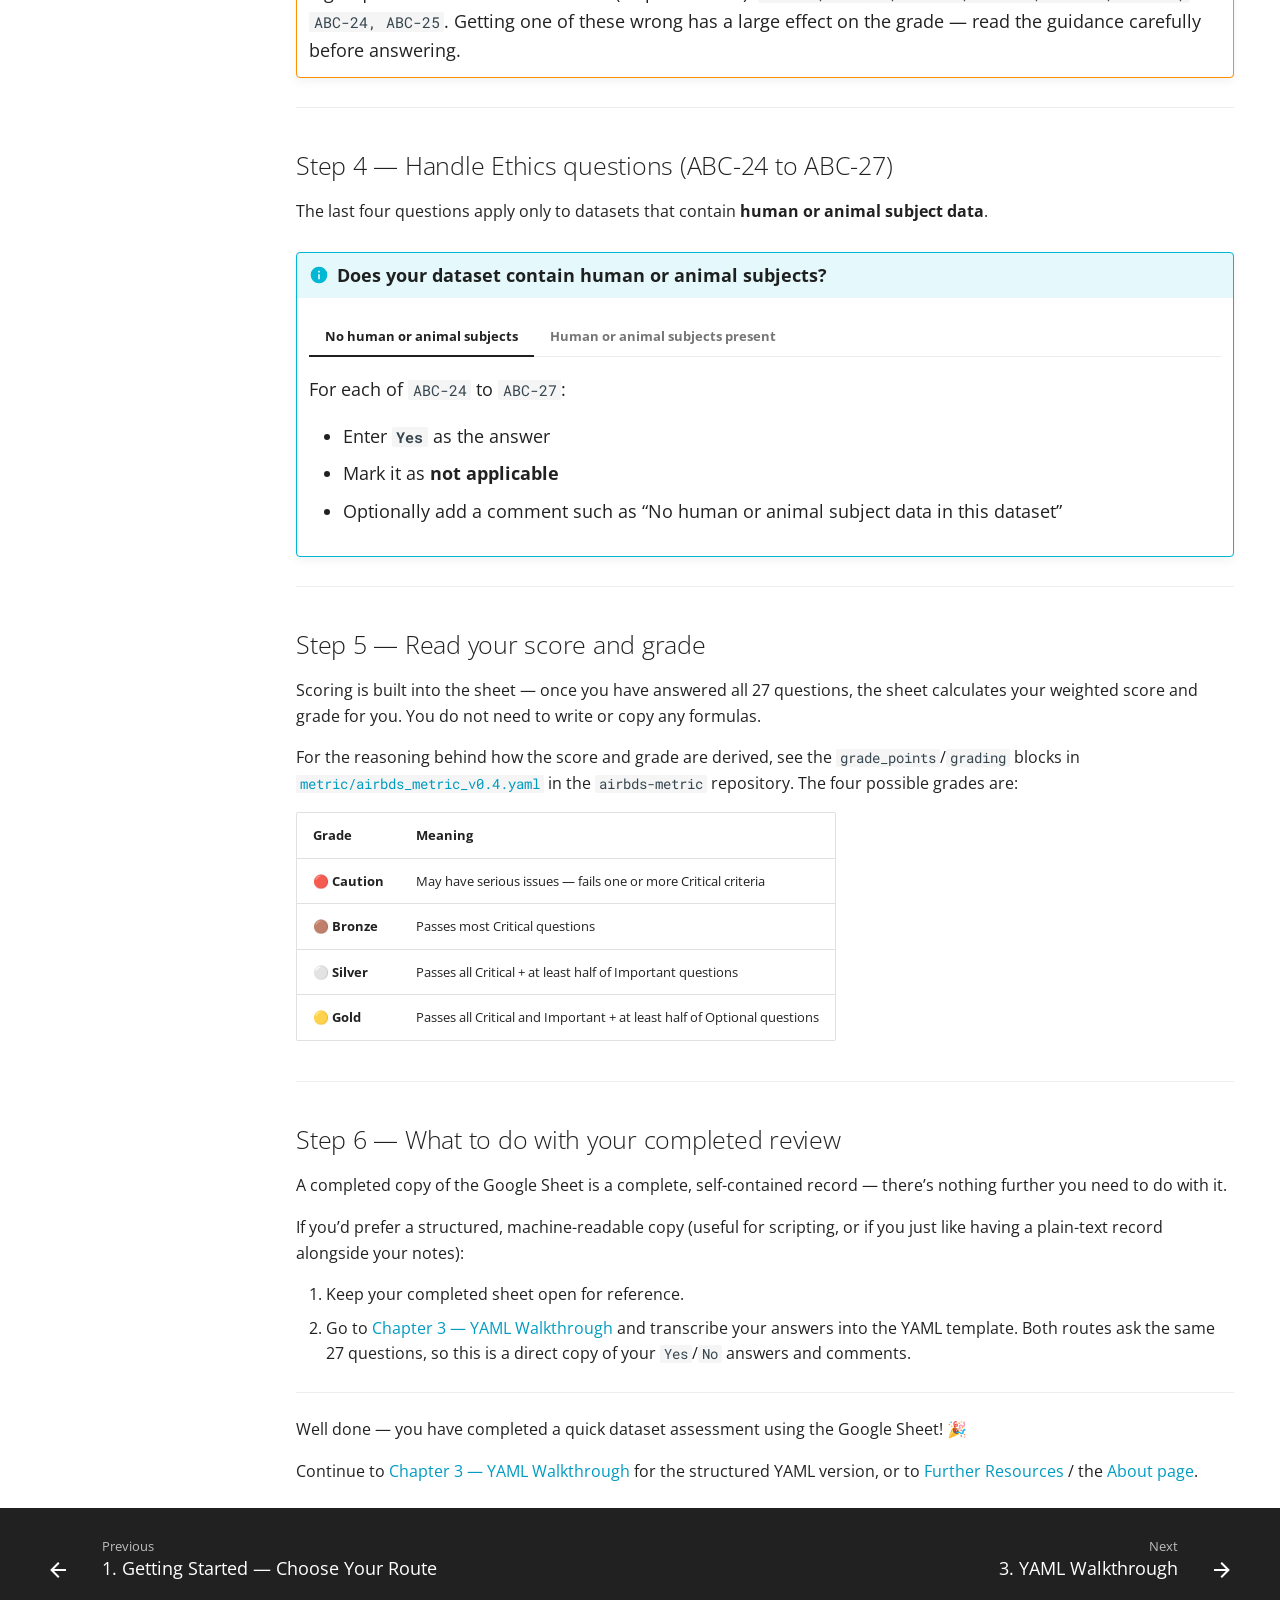
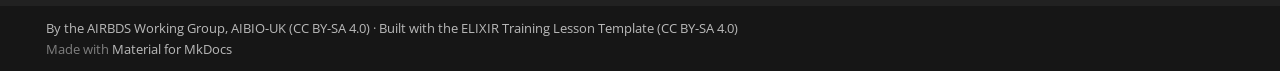
<file: chapters/chapter_02_google_sheet/index.html>
<!doctype html>
<html lang="en" class="no-js">
  <head>
    
      <meta charset="utf-8">
      <meta name="viewport" content="width=device-width,initial-scale=1">
      
      
      
        <link rel="canonical" href="https://AIBIO-UK.github.io/airbds-metric-tutorial/chapters/chapter_02_google_sheet/">
      
      
        <link rel="prev" href="../chapter_01/">
      
      
        <link rel="next" href="../chapter_03_yaml/">
      
      
        
      
      
      <link rel="icon" href="../../assets/images/aibio-uk-logo.png">
      <meta name="generator" content="mkdocs-1.6.1, mkdocs-material-9.7.7">
    
    
      
        <title>2. Google Sheet Walkthrough (Quick Assessment) - AIRBDS AI-Readiness Dataset Scoring Metric</title>
      
    
    
      <link rel="stylesheet" href="../../assets/stylesheets/main.ec1eaa64.min.css">
      
      


    
    
      
    
    
      
        
        
        <link rel="preconnect" href="https://fonts.gstatic.com" crossorigin>
        <link rel="stylesheet" href="https://fonts.googleapis.com/css?family=Open+Sans:300,300i,400,400i,700,700i%7CRoboto+Mono:400,400i,700,700i&display=fallback">
        <style>:root{--md-text-font:"Open Sans";--md-code-font:"Roboto Mono"}</style>
      
    
    
      <link rel="stylesheet" href="../../stylesheets/extra.css">
    
      <link rel="stylesheet" href="../../stylesheets/neoteroi-mkdocs.css">
    
    <script>__md_scope=new URL("../..",location),__md_hash=e=>[...e].reduce(((e,_)=>(e<<5)-e+_.charCodeAt(0)),0),__md_get=(e,_=localStorage,t=__md_scope)=>JSON.parse(_.getItem(t.pathname+"."+e)),__md_set=(e,_,t=localStorage,a=__md_scope)=>{try{t.setItem(a.pathname+"."+e,JSON.stringify(_))}catch(e){}}</script>
    
      

    
    
  </head>
  
  
    <body dir="ltr">
  
    
    <input class="md-toggle" data-md-toggle="drawer" type="checkbox" id="__drawer" autocomplete="off">
    <input class="md-toggle" data-md-toggle="search" type="checkbox" id="__search" autocomplete="off">
    <label class="md-overlay" for="__drawer"></label>
    <div data-md-component="skip">
      
        
        <a href="#google-sheet-walkthrough" class="md-skip">
          Skip to content
        </a>
      
    </div>
    <div data-md-component="announce">
      
    </div>
    
    
      

  

<header class="md-header md-header--shadow" data-md-component="header">
  <nav class="md-header__inner md-grid" aria-label="Header">
    <a href="../.." title="AIRBDS AI-Readiness Dataset Scoring Metric" class="md-header__button md-logo" aria-label="AIRBDS AI-Readiness Dataset Scoring Metric" data-md-component="logo">
      
  <img src="../../assets/images/10362_UoN_AIBIO-UK_LOGO_Full_Reversed.jpg" alt="logo">

    </a>
    <label class="md-header__button md-icon" for="__drawer">
      
      <svg xmlns="http://www.w3.org/2000/svg" viewBox="0 0 24 24"><path d="M3 6h18v2H3zm0 5h18v2H3zm0 5h18v2H3z"/></svg>
    </label>
    <div class="md-header__title" data-md-component="header-title">
      <div class="md-header__ellipsis">
        <div class="md-header__topic">
          <span class="md-ellipsis">
            AIRBDS AI-Readiness Dataset Scoring Metric
          </span>
        </div>
        <div class="md-header__topic" data-md-component="header-topic">
          <span class="md-ellipsis">
            
              2. Google Sheet Walkthrough (Quick Assessment)
            
          </span>
        </div>
      </div>
    </div>
    
    
      <script>var palette=__md_get("__palette");if(palette&&palette.color){if("(prefers-color-scheme)"===palette.color.media){var media=matchMedia("(prefers-color-scheme: light)"),input=document.querySelector(media.matches?"[data-md-color-media='(prefers-color-scheme: light)']":"[data-md-color-media='(prefers-color-scheme: dark)']");palette.color.media=input.getAttribute("data-md-color-media"),palette.color.scheme=input.getAttribute("data-md-color-scheme"),palette.color.primary=input.getAttribute("data-md-color-primary"),palette.color.accent=input.getAttribute("data-md-color-accent")}for(var[key,value]of Object.entries(palette.color))document.body.setAttribute("data-md-color-"+key,value)}</script>
    
    
    
      
      
        <label class="md-header__button md-icon" for="__search">
          
          <svg xmlns="http://www.w3.org/2000/svg" viewBox="0 0 24 24"><path d="M9.5 3A6.5 6.5 0 0 1 16 9.5c0 1.61-.59 3.09-1.56 4.23l.27.27h.79l5 5-1.5 1.5-5-5v-.79l-.27-.27A6.52 6.52 0 0 1 9.5 16 6.5 6.5 0 0 1 3 9.5 6.5 6.5 0 0 1 9.5 3m0 2C7 5 5 7 5 9.5S7 14 9.5 14 14 12 14 9.5 12 5 9.5 5"/></svg>
        </label>
        <div class="md-search" data-md-component="search" role="dialog">
  <label class="md-search__overlay" for="__search"></label>
  <div class="md-search__inner" role="search">
    <form class="md-search__form" name="search">
      <input type="text" class="md-search__input" name="query" aria-label="Search" placeholder="Search" autocapitalize="off" autocorrect="off" autocomplete="off" spellcheck="false" data-md-component="search-query" required>
      <label class="md-search__icon md-icon" for="__search">
        
        <svg xmlns="http://www.w3.org/2000/svg" viewBox="0 0 24 24"><path d="M9.5 3A6.5 6.5 0 0 1 16 9.5c0 1.61-.59 3.09-1.56 4.23l.27.27h.79l5 5-1.5 1.5-5-5v-.79l-.27-.27A6.52 6.52 0 0 1 9.5 16 6.5 6.5 0 0 1 3 9.5 6.5 6.5 0 0 1 9.5 3m0 2C7 5 5 7 5 9.5S7 14 9.5 14 14 12 14 9.5 12 5 9.5 5"/></svg>
        
        <svg xmlns="http://www.w3.org/2000/svg" viewBox="0 0 24 24"><path d="M20 11v2H8l5.5 5.5-1.42 1.42L4.16 12l7.92-7.92L13.5 5.5 8 11z"/></svg>
      </label>
      <nav class="md-search__options" aria-label="Search">
        
        <button type="reset" class="md-search__icon md-icon" title="Clear" aria-label="Clear" tabindex="-1">
          
          <svg xmlns="http://www.w3.org/2000/svg" viewBox="0 0 24 24"><path d="M19 6.41 17.59 5 12 10.59 6.41 5 5 6.41 10.59 12 5 17.59 6.41 19 12 13.41 17.59 19 19 17.59 13.41 12z"/></svg>
        </button>
      </nav>
      
    </form>
    <div class="md-search__output">
      <div class="md-search__scrollwrap" tabindex="0" data-md-scrollfix>
        <div class="md-search-result" data-md-component="search-result">
          <div class="md-search-result__meta">
            Initializing search
          </div>
          <ol class="md-search-result__list" role="presentation"></ol>
        </div>
      </div>
    </div>
  </div>
</div>
      
    
    
      <div class="md-header__source">
        <a href="https://github.com/AIBIO-UK/airbds-metric-tutorial" title="Go to repository" class="md-source" data-md-component="source">
  <div class="md-source__icon md-icon">
    
    <svg xmlns="http://www.w3.org/2000/svg" viewBox="0 0 448 512"><!--! Font Awesome Free 7.1.0 by @fontawesome - https://fontawesome.com License - https://fontawesome.com/license/free (Icons: CC BY 4.0, Fonts: SIL OFL 1.1, Code: MIT License) Copyright 2025 Fonticons, Inc.--><path d="M439.6 236.1 244 40.5c-5.4-5.5-12.8-8.5-20.4-8.5s-15 3-20.4 8.4L162.5 81l51.5 51.5c27.1-9.1 52.7 16.8 43.4 43.7l49.7 49.7c34.2-11.8 61.2 31 35.5 56.7-26.5 26.5-70.2-2.9-56-37.3L240.3 199v121.9c25.3 12.5 22.3 41.8 9.1 55-6.4 6.4-15.2 10.1-24.3 10.1s-17.8-3.6-24.3-10.1c-17.6-17.6-11.1-46.9 11.2-56v-123c-20.8-8.5-24.6-30.7-18.6-45L142.6 101 8.5 235.1C3 240.6 0 247.9 0 255.5s3 15 8.5 20.4l195.6 195.7c5.4 5.4 12.7 8.4 20.4 8.4s15-3 20.4-8.4l194.7-194.7c5.4-5.4 8.4-12.8 8.4-20.4s-3-15-8.4-20.4"/></svg>
  </div>
  <div class="md-source__repository">
    AIBIO-UK/airbds-metric-tutorial
  </div>
</a>
      </div>
    
  </nav>
  
</header>
    
    <div class="md-container" data-md-component="container">
      
      
        
          
        
      
      <main class="md-main" data-md-component="main">
        <div class="md-main__inner md-grid">
          
            
              
              <div class="md-sidebar md-sidebar--primary" data-md-component="sidebar" data-md-type="navigation" >
                <div class="md-sidebar__scrollwrap">
                  <div class="md-sidebar__inner">
                    



  

<nav class="md-nav md-nav--primary md-nav--integrated" aria-label="Navigation" data-md-level="0">
  <label class="md-nav__title" for="__drawer">
    <a href="../.." title="AIRBDS AI-Readiness Dataset Scoring Metric" class="md-nav__button md-logo" aria-label="AIRBDS AI-Readiness Dataset Scoring Metric" data-md-component="logo">
      
  <img src="../../assets/images/10362_UoN_AIBIO-UK_LOGO_Full_Reversed.jpg" alt="logo">

    </a>
    AIRBDS AI-Readiness Dataset Scoring Metric
  </label>
  
    <div class="md-nav__source">
      <a href="https://github.com/AIBIO-UK/airbds-metric-tutorial" title="Go to repository" class="md-source" data-md-component="source">
  <div class="md-source__icon md-icon">
    
    <svg xmlns="http://www.w3.org/2000/svg" viewBox="0 0 448 512"><!--! Font Awesome Free 7.1.0 by @fontawesome - https://fontawesome.com License - https://fontawesome.com/license/free (Icons: CC BY 4.0, Fonts: SIL OFL 1.1, Code: MIT License) Copyright 2025 Fonticons, Inc.--><path d="M439.6 236.1 244 40.5c-5.4-5.5-12.8-8.5-20.4-8.5s-15 3-20.4 8.4L162.5 81l51.5 51.5c27.1-9.1 52.7 16.8 43.4 43.7l49.7 49.7c34.2-11.8 61.2 31 35.5 56.7-26.5 26.5-70.2-2.9-56-37.3L240.3 199v121.9c25.3 12.5 22.3 41.8 9.1 55-6.4 6.4-15.2 10.1-24.3 10.1s-17.8-3.6-24.3-10.1c-17.6-17.6-11.1-46.9 11.2-56v-123c-20.8-8.5-24.6-30.7-18.6-45L142.6 101 8.5 235.1C3 240.6 0 247.9 0 255.5s3 15 8.5 20.4l195.6 195.7c5.4 5.4 12.7 8.4 20.4 8.4s15-3 20.4-8.4l194.7-194.7c5.4-5.4 8.4-12.8 8.4-20.4s-3-15-8.4-20.4"/></svg>
  </div>
  <div class="md-source__repository">
    AIBIO-UK/airbds-metric-tutorial
  </div>
</a>
    </div>
  
  <ul class="md-nav__list" data-md-scrollfix>
    
      
      
  
  
  
  
    <li class="md-nav__item">
      <a href="../.." class="md-nav__link">
        
  
  
  <span class="md-ellipsis">
    
  
    About
  

    
  </span>
  
  

      </a>
    </li>
  

    
      
      
  
  
    
  
  
  
    
    
    
    
    
    <li class="md-nav__item md-nav__item--active md-nav__item--nested">
      
        
        
        <input class="md-nav__toggle md-toggle " type="checkbox" id="__nav_2" checked>
        
          
          <label class="md-nav__link" for="__nav_2" id="__nav_2_label" tabindex="0">
            
  
  
  <span class="md-ellipsis">
    
  
    Course Content
  

    
  </span>
  
  

            <span class="md-nav__icon md-icon"></span>
          </label>
        
        <nav class="md-nav" data-md-level="1" aria-labelledby="__nav_2_label" aria-expanded="true">
          <label class="md-nav__title" for="__nav_2">
            <span class="md-nav__icon md-icon"></span>
            
  
    Course Content
  

          </label>
          <ul class="md-nav__list" data-md-scrollfix>
            
              
                
  
  
  
  
    <li class="md-nav__item">
      <a href="../chapter_01/" class="md-nav__link">
        
  
  
  <span class="md-ellipsis">
    
  
    1. Getting Started — Choose Your Route
  

    
  </span>
  
  

      </a>
    </li>
  

              
            
              
                
  
  
    
  
  
  
    <li class="md-nav__item md-nav__item--active">
      
      <input class="md-nav__toggle md-toggle" type="checkbox" id="__toc">
      
      
        
      
      
        <label class="md-nav__link md-nav__link--active" for="__toc">
          
  
  
  <span class="md-ellipsis">
    
  
    2. Google Sheet Walkthrough (Quick Assessment)
  

    
  </span>
  
  

          <span class="md-nav__icon md-icon"></span>
        </label>
      
      <a href="./" class="md-nav__link md-nav__link--active">
        
  
  
  <span class="md-ellipsis">
    
  
    2. Google Sheet Walkthrough (Quick Assessment)
  

    
  </span>
  
  

      </a>
      
        

<nav class="md-nav md-nav--secondary" aria-label="Table of contents">
  
  
  
    
  
  
    <label class="md-nav__title" for="__toc">
      <span class="md-nav__icon md-icon"></span>
      Table of contents
    </label>
    <ul class="md-nav__list" data-md-component="toc" data-md-scrollfix>
      
        <li class="md-nav__item">
  <a href="#step-1-make-your-own-copy-of-the-sheet" class="md-nav__link">
    <span class="md-ellipsis">
      
        Step 1 — Make your own copy of the sheet
      
    </span>
  </a>
  
</li>
      
        <li class="md-nav__item">
  <a href="#step-2-fill-in-reviewer-and-dataset-details" class="md-nav__link">
    <span class="md-ellipsis">
      
        Step 2 — Fill in reviewer and dataset details
      
    </span>
  </a>
  
</li>
      
        <li class="md-nav__item">
  <a href="#step-3-answer-the-27-questions" class="md-nav__link">
    <span class="md-ellipsis">
      
        Step 3 — Answer the 27 questions
      
    </span>
  </a>
  
</li>
      
        <li class="md-nav__item">
  <a href="#step-4-handle-ethics-questions-abc-24-to-abc-27" class="md-nav__link">
    <span class="md-ellipsis">
      
        Step 4 — Handle Ethics questions (ABC-24 to ABC-27)
      
    </span>
  </a>
  
</li>
      
        <li class="md-nav__item">
  <a href="#step-5-read-your-score-and-grade" class="md-nav__link">
    <span class="md-ellipsis">
      
        Step 5 — Read your score and grade
      
    </span>
  </a>
  
</li>
      
        <li class="md-nav__item">
  <a href="#step-6-what-to-do-with-your-completed-review" class="md-nav__link">
    <span class="md-ellipsis">
      
        Step 6 — What to do with your completed review
      
    </span>
  </a>
  
</li>
      
    </ul>
  
</nav>
      
    </li>
  

              
            
              
                
  
  
  
  
    <li class="md-nav__item">
      <a href="../chapter_03_yaml/" class="md-nav__link">
        
  
  
  <span class="md-ellipsis">
    
  
    3. YAML Walkthrough
  

    
  </span>
  
  

      </a>
    </li>
  

              
            
              
                
  
  
  
  
    <li class="md-nav__item">
      <a href="../references/" class="md-nav__link">
        
  
  
  <span class="md-ellipsis">
    
  
    References
  

    
  </span>
  
  

      </a>
    </li>
  

              
            
          </ul>
        </nav>
      
    </li>
  

    
      
      
  
  
  
  
    <li class="md-nav__item">
      <a href="../../follow_up_training/" class="md-nav__link">
        
  
  
  <span class="md-ellipsis">
    
  
    Further Resources
  

    
  </span>
  
  

      </a>
    </li>
  

    
  </ul>
</nav>
                  </div>
                </div>
              </div>
            
            
          
          
            <div class="md-content" data-md-component="content">
              
              <article class="md-content__inner md-typeset">
                
                  

  <nav class="md-tags" >
    
      
      
      
      
        <a href="../../keywords/#tag:google-sheets" class="md-tag">Google Sheets</a>
      
    
      
      
      
      
        <a href="../../keywords/#tag:beginner" class="md-tag">beginner</a>
      
    
      
      
      
      
        <a href="../../keywords/#tag:quick-assessment" class="md-tag">quick assessment</a>
      
    
  </nav>


  
  


<div><h1 id="google-sheet-walkthrough">Google Sheet Walkthrough</h1>
<p><strong>Quick assessment · No coding required · Works in Google Sheets</strong></p>
<div class="admonition overview">
<p class="admonition-title">Overview</p>
<p><strong>Questions:</strong></p>
<ul>
<li>How do I get my own copy of the metric’s Google Sheet?</li>
<li>How do I fill in my reviewer details and answer all 27 questions?</li>
<li>How do I read off my score and grade?</li>
<li>What if I want a structured, machine-readable copy of my review?</li>
</ul>
<p><strong>Learning Objectives</strong></p>
<p>By the end of this chapter, you will be able to:</p>
<ol>
<li>Make your own editable copy of the AIRBDS Google Sheet</li>
<li>Fill in all 27 questions with Yes/No answers</li>
<li>Correctly handle the Ethics questions (<code>ABC-24</code>–<code>ABC-27</code>)</li>
<li>Read the weighted score and grade the sheet calculates automatically</li>
<li>Know where to go if you want a structured YAML copy of your review</li>
</ol>
<p><strong>Time:</strong> 30–60 minutes per dataset review (depending on how well you know the dataset)</p>
<p><strong>Prerequisite:</strong> Complete <a href="../chapter_01/">Chapter 1</a> to confirm the Google Sheet route is right for you.</p>
</div>
<hr>
<h2 id="step-1-make-your-own-copy-of-the-sheet">Step 1 — Make your own copy of the sheet</h2>
<p>Open the working group’s live sheet:</p>
<p><strong><a href="https://docs.google.com/spreadsheets/d/1eriM8bXAoNXsIR9l8OpI1XYEp8FbtBWt05CTIP9cVeg/edit">AIRBDS Metric — Google Sheet</a></strong></p>
<p>This sheet is the working group’s live source of truth for the metric — do not
edit it directly. Instead, make your own copy:</p>
<p><strong>File → Make a copy</strong> (top-left menu), then choose a location in your own
Google Drive. Give it a name that identifies the dataset you are reviewing,
e.g. <code>E-MTAB-1234 AIRBDS review</code>.</p>
<p>All further edits happen in <strong>your copy</strong>, not the original.</p>
<hr>
<h2 id="step-2-fill-in-reviewer-and-dataset-details">Step 2 — Fill in reviewer and dataset details</h2>
<p>At the top of your copy, fill in your reviewer information and the dataset’s
details: your name, initials, ORCID (if you have one), affiliation, and
today’s date, plus the dataset’s name, URL, hosting resource, and accession
number.</p>
<hr>
<h2 id="step-3-answer-the-27-questions">Step 3 — Answer the 27 questions</h2>
<p>Work through each of the 27 questions (<code>ABC-01</code> to <code>ABC-27</code>). For each row,
read the <code>question</code> and <code>guidance</code> columns, then enter <code>Yes</code> or <code>No</code> in the
answer column.</p>
<div class="admonition warning">
<p class="admonition-title">Weight matters</p>
<p>Eight questions are marked <strong>Critical</strong> (80 points each):
<code>ABC-04, ABC-09, ABC-11, ABC-12, ABC-16, ABC-20, ABC-24, ABC-25</code>. Getting
one of these wrong has a large effect on the grade — read the guidance
carefully before answering.</p>
</div>
<hr>
<h2 id="step-4-handle-ethics-questions-abc-24-to-abc-27">Step 4 — Handle Ethics questions (ABC-24 to ABC-27)</h2>
<p>The last four questions apply only to datasets that contain <strong>human or animal
subject data</strong>.</p>
<div class="admonition info">
<p class="admonition-title">Does your dataset contain human or animal subjects?</p>
<div class="tabbed-set tabbed-alternate" data-tabs="1:2"><input checked id="__tabbed_1_1" name="__tabbed_1" type="radio"><input id="__tabbed_1_2" name="__tabbed_1" type="radio"><div class="tabbed-labels"><label for="__tabbed_1_1">No human or animal subjects</label><label for="__tabbed_1_2">Human or animal subjects present</label></div>
<div class="tabbed-content">
<div class="tabbed-block">
<p>For each of <code>ABC-24</code> to <code>ABC-27</code>:</p>
<ul>
<li>Enter <strong><code>Yes</code></strong> as the answer</li>
<li>Mark it as <strong>not applicable</strong></li>
<li>Optionally add a comment such as “No human or animal subject data in this dataset”</li>
</ul>
</div>
<div class="tabbed-block">
<p>Answer each of <code>ABC-24</code> to <code>ABC-27</code> normally (<code>Yes</code> or <code>No</code>) based on
what you find in the dataset’s documentation. Leave it as applicable.</p>
</div>
</div>
</div>
</div>
<hr>
<h2 id="step-5-read-your-score-and-grade">Step 5 — Read your score and grade</h2>
<p>Scoring is built into the sheet — once you have answered all 27 questions, the
sheet calculates your weighted score and grade for you. You do not need to
write or copy any formulas.</p>
<p>For the reasoning behind how the score and grade are derived, see the
<code>grade_points</code>/<code>grading</code> blocks in
<a href="https://github.com/AIBIO-UK/airbds-metric/blob/main/metric/airbds_metric_v0.4.yaml"><code>metric/airbds_metric_v0.4.yaml</code></a>
in the <code>airbds-metric</code> repository. The four possible grades are:</p>
<table>
<thead>
<tr>
<th>Grade</th>
<th>Meaning</th>
</tr>
</thead>
<tbody>
<tr>
<td>🔴 <strong>Caution</strong></td>
<td>May have serious issues — fails one or more Critical criteria</td>
</tr>
<tr>
<td>🟤 <strong>Bronze</strong></td>
<td>Passes most Critical questions</td>
</tr>
<tr>
<td>⚪ <strong>Silver</strong></td>
<td>Passes all Critical + at least half of Important questions</td>
</tr>
<tr>
<td>🟡 <strong>Gold</strong></td>
<td>Passes all Critical and Important + at least half of Optional questions</td>
</tr>
</tbody>
</table>
<hr>
<h2 id="step-6-what-to-do-with-your-completed-review">Step 6 — What to do with your completed review</h2>
<p>A completed copy of the Google Sheet is a complete, self-contained record —
there’s nothing further you need to do with it.</p>
<p>If you’d prefer a structured, machine-readable copy (useful for scripting, or
if you just like having a plain-text record alongside your notes):</p>
<ol>
<li>Keep your completed sheet open for reference.</li>
<li>Go to <a href="../chapter_03_yaml/">Chapter 3 — YAML Walkthrough</a> and transcribe
   your answers into the YAML template. Both routes ask the same 27
   questions, so this is a direct copy of your <code>Yes</code>/<code>No</code> answers and
   comments.</li>
</ol>
<hr>
<p>Well done — you have completed a quick dataset assessment using the Google
Sheet! 🎉</p>
<p>Continue to <a href="../chapter_03_yaml/">Chapter 3 — YAML Walkthrough</a> for the
structured YAML version, or to <a href="../../follow_up_training/">Further Resources</a> /
the <a href="../../">About page</a>.</p></div>







  
  






                
              </article>
            </div>
          
          
<script>var target=document.getElementById(location.hash.slice(1));target&&target.name&&(target.checked=target.name.startsWith("__tabbed_"))</script>
        </div>
        
          <button type="button" class="md-top md-icon" data-md-component="top" hidden>
  
  <svg xmlns="http://www.w3.org/2000/svg" viewBox="0 0 24 24"><path d="M13 20h-2V8l-5.5 5.5-1.42-1.42L12 4.16l7.92 7.92-1.42 1.42L13 8z"/></svg>
  Back to top
</button>
        
      </main>
      
        <footer class="md-footer">
  
    
      
      <nav class="md-footer__inner md-grid" aria-label="Footer" >
        
          
          <a href="../chapter_01/" class="md-footer__link md-footer__link--prev" aria-label="Previous: 1. Getting Started — Choose Your Route">
            <div class="md-footer__button md-icon">
              
              <svg xmlns="http://www.w3.org/2000/svg" viewBox="0 0 24 24"><path d="M20 11v2H8l5.5 5.5-1.42 1.42L4.16 12l7.92-7.92L13.5 5.5 8 11z"/></svg>
            </div>
            <div class="md-footer__title">
              <span class="md-footer__direction">
                Previous
              </span>
              <div class="md-ellipsis">
                1. Getting Started — Choose Your Route
              </div>
            </div>
          </a>
        
        
          
          <a href="../chapter_03_yaml/" class="md-footer__link md-footer__link--next" aria-label="Next: 3. YAML Walkthrough">
            <div class="md-footer__title">
              <span class="md-footer__direction">
                Next
              </span>
              <div class="md-ellipsis">
                3. YAML Walkthrough
              </div>
            </div>
            <div class="md-footer__button md-icon">
              
              <svg xmlns="http://www.w3.org/2000/svg" viewBox="0 0 24 24"><path d="M4 11v2h12l-5.5 5.5 1.42 1.42L19.84 12l-7.92-7.92L10.5 5.5 16 11z"/></svg>
            </div>
          </a>
        
      </nav>
    
  
  <div class="md-footer-meta md-typeset">
    <div class="md-footer-meta__inner md-grid">
      <div class="md-copyright">
  
    <div class="md-copyright__highlight">
      By the AIRBDS Working Group, AIBIO-UK (CC BY-SA 4.0) &middot; Built with the <a href="https://doi.org/10.5281/zenodo.7913092">ELIXIR Training Lesson Template</a> (CC BY-SA 4.0)
    </div>
  
  
    Made with
    <a href="https://squidfunk.github.io/mkdocs-material/" target="_blank" rel="noopener">
      Material for MkDocs
    </a>
  
</div>
      
    </div>
  </div>
</footer>
      
    </div>
    <div class="md-dialog" data-md-component="dialog">
      <div class="md-dialog__inner md-typeset"></div>
    </div>
    
    
    
      
      
      <script id="__config" type="application/json">{"annotate": null, "base": "../..", "features": ["navigation.top", "navigation.footer", "toc.integrate"], "search": "../../assets/javascripts/workers/search.2c215733.min.js", "tags": null, "translations": {"clipboard.copied": "Copied to clipboard", "clipboard.copy": "Copy to clipboard", "search.result.more.one": "1 more on this page", "search.result.more.other": "# more on this page", "search.result.none": "No matching documents", "search.result.one": "1 matching document", "search.result.other": "# matching documents", "search.result.placeholder": "Type to start searching", "search.result.term.missing": "Missing", "select.version": "Select version"}, "version": null}</script>
    
    
      <script src="../../assets/javascripts/bundle.d7400e89.min.js"></script>
      
    
  </body>
</html>
</file>
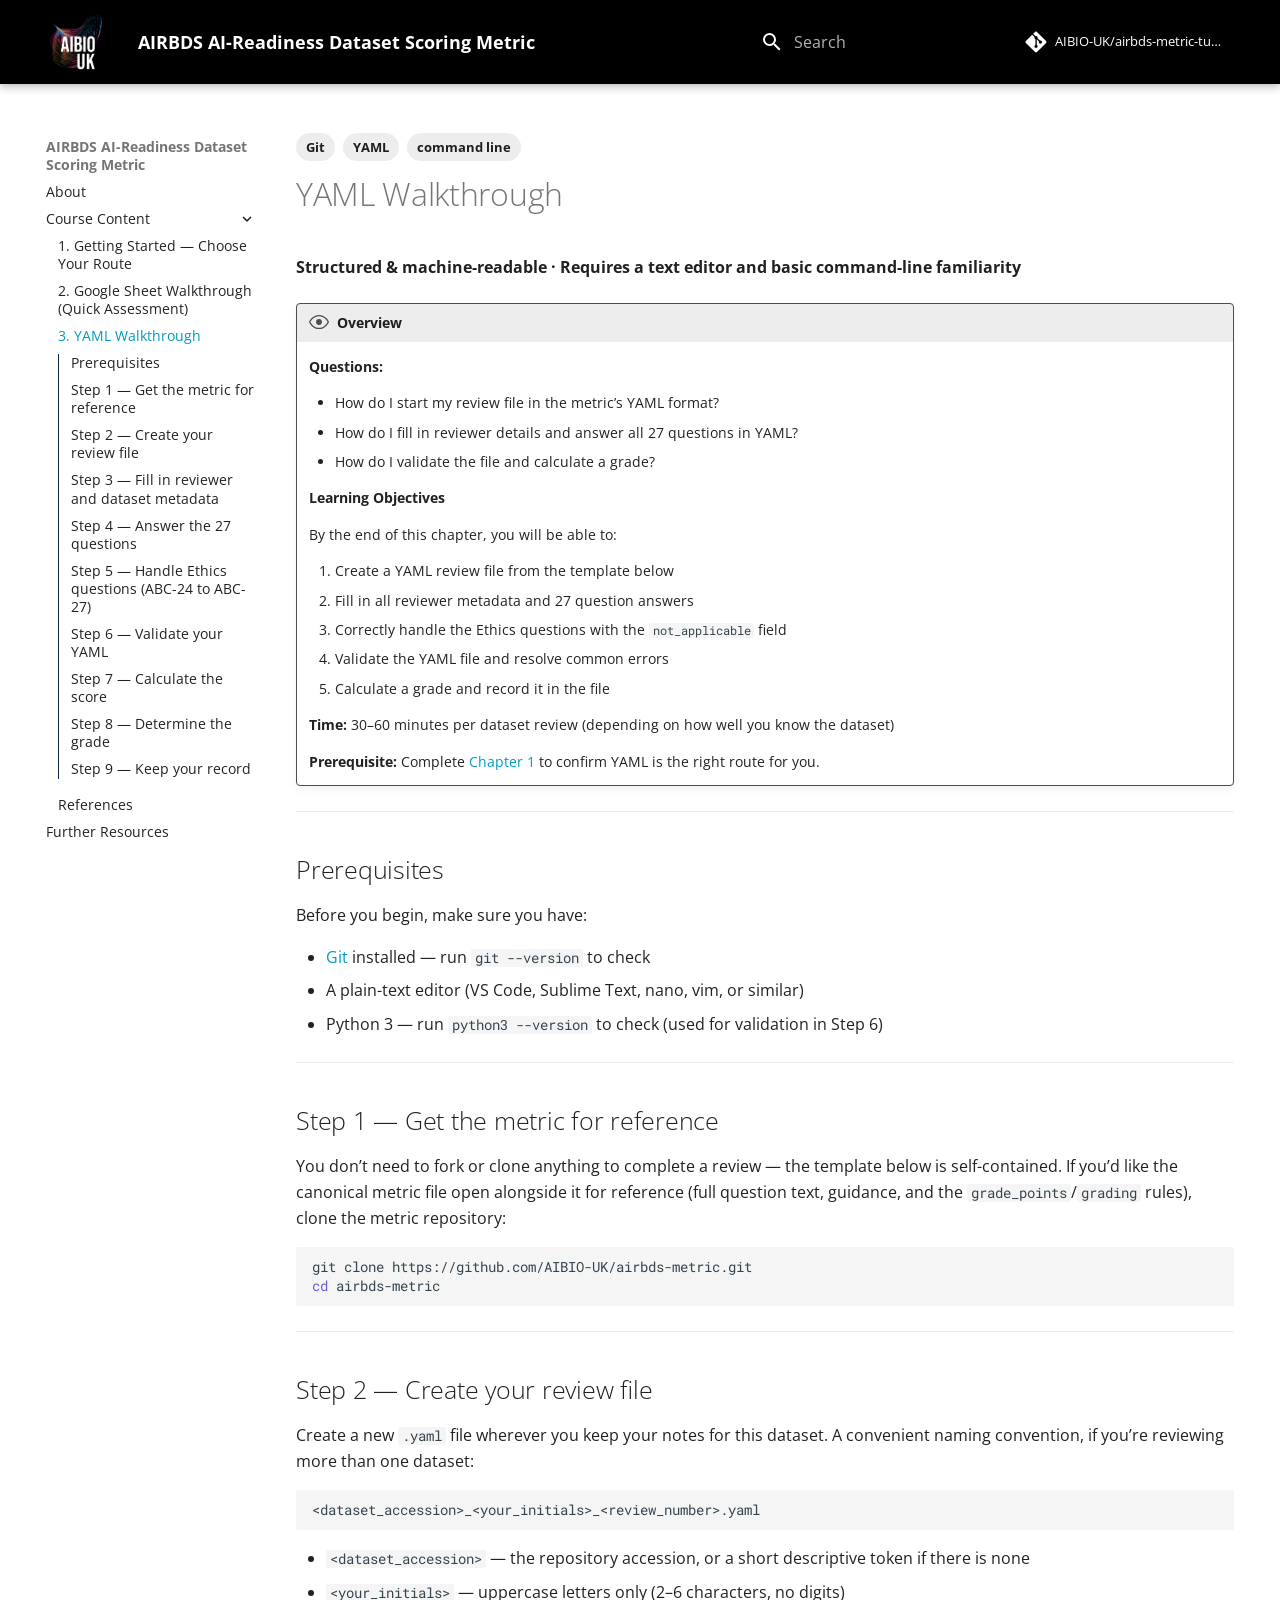
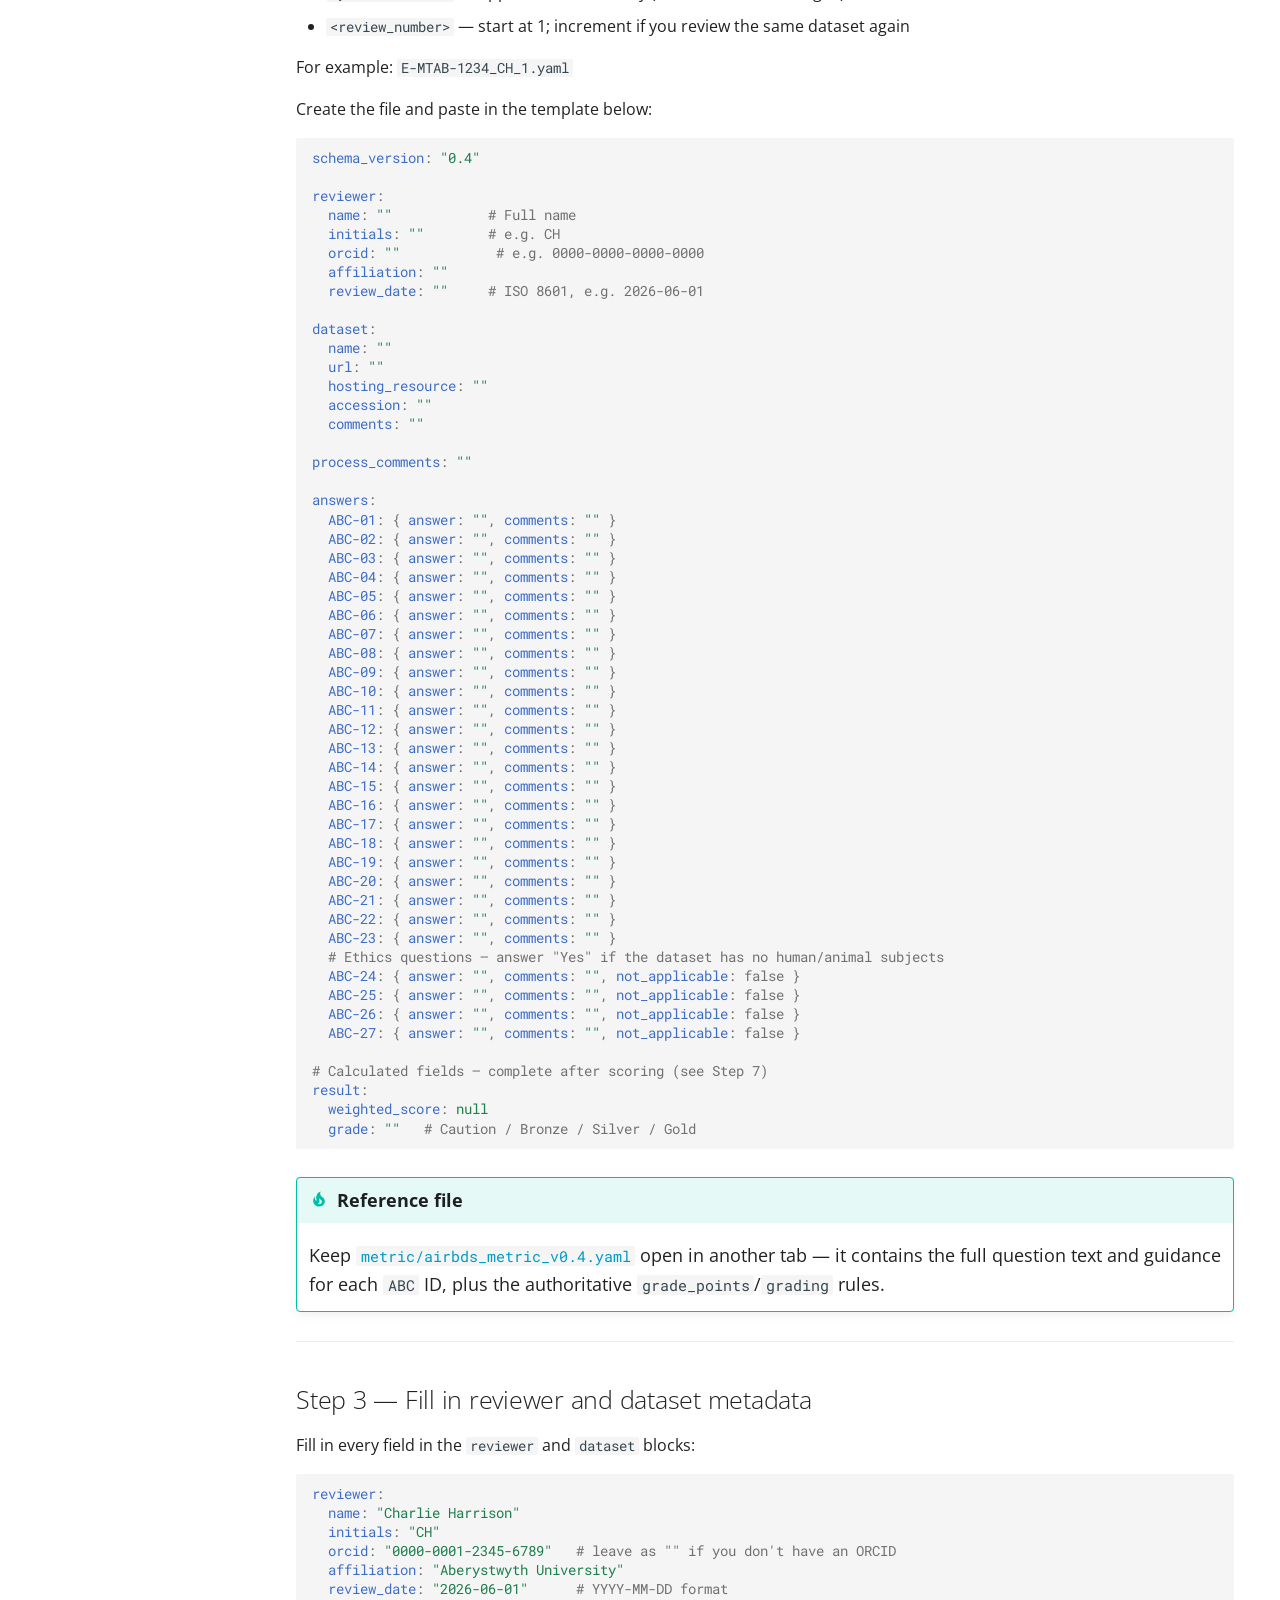
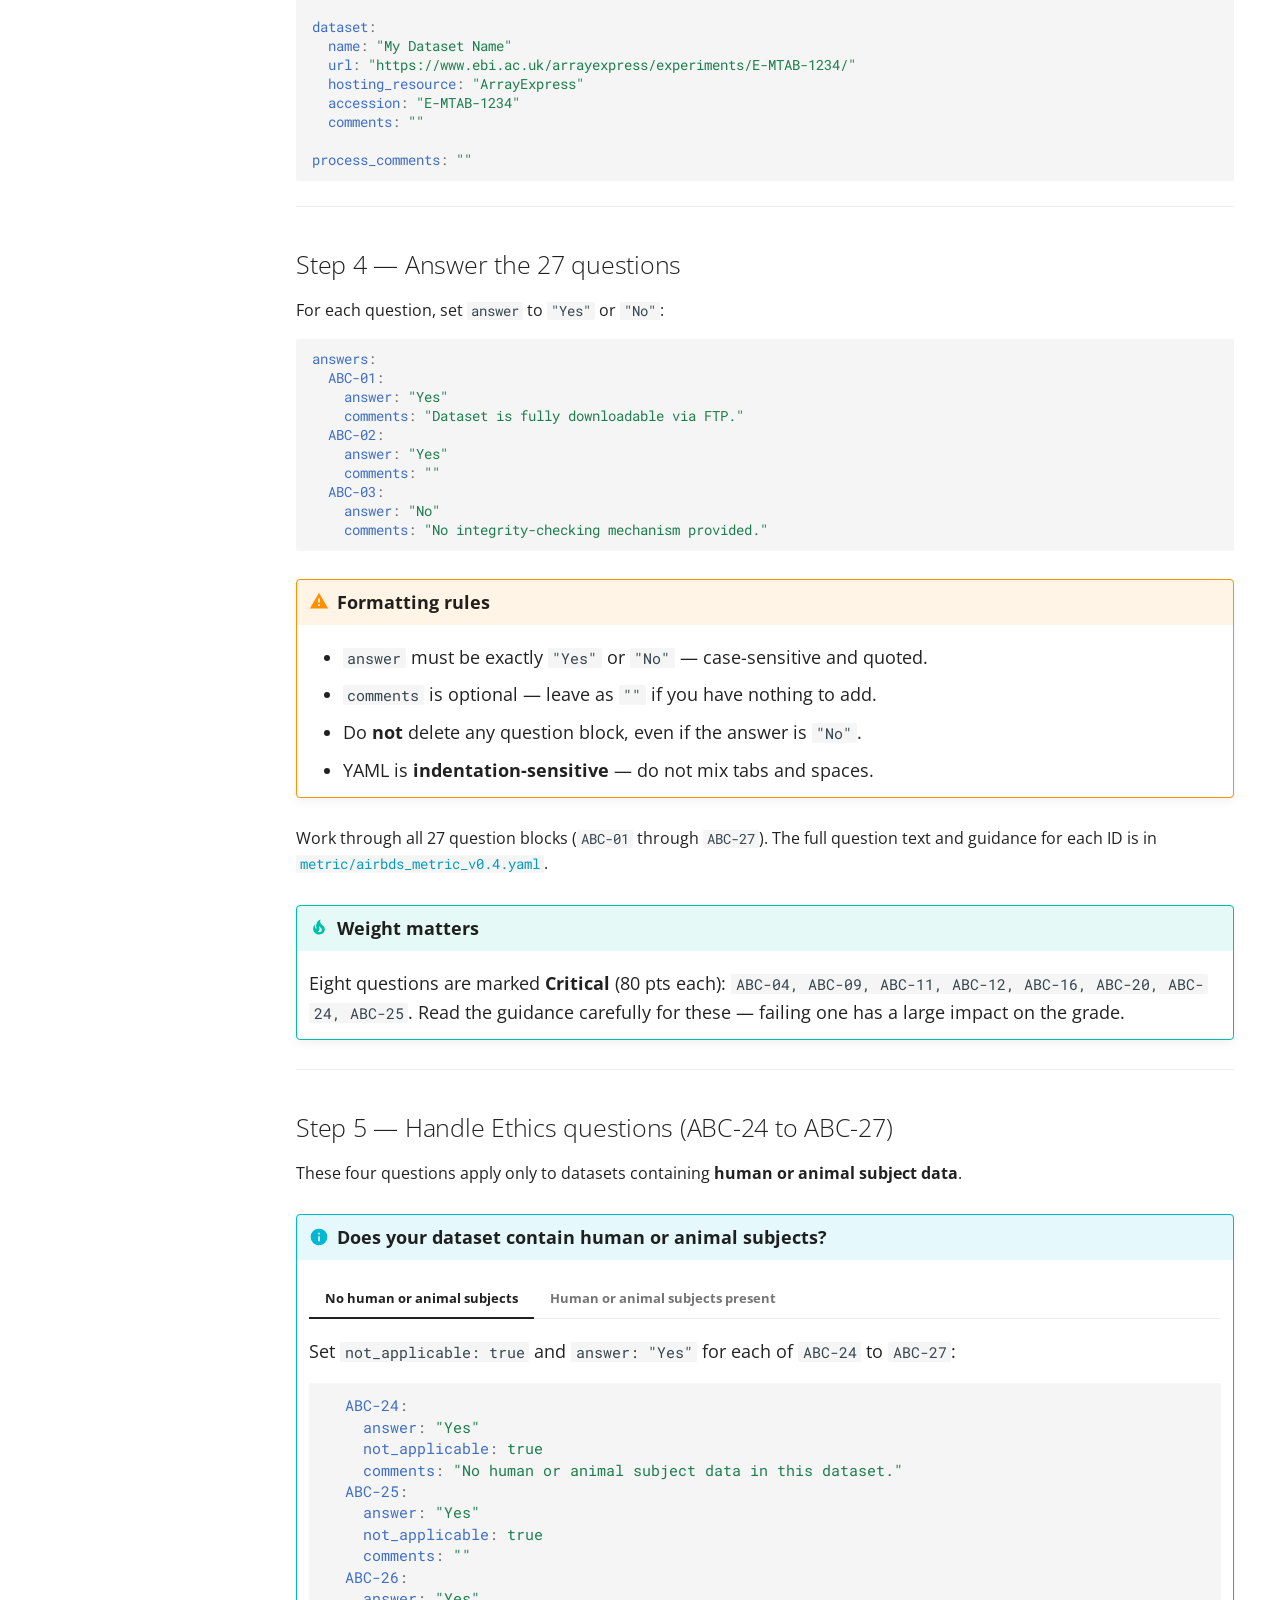
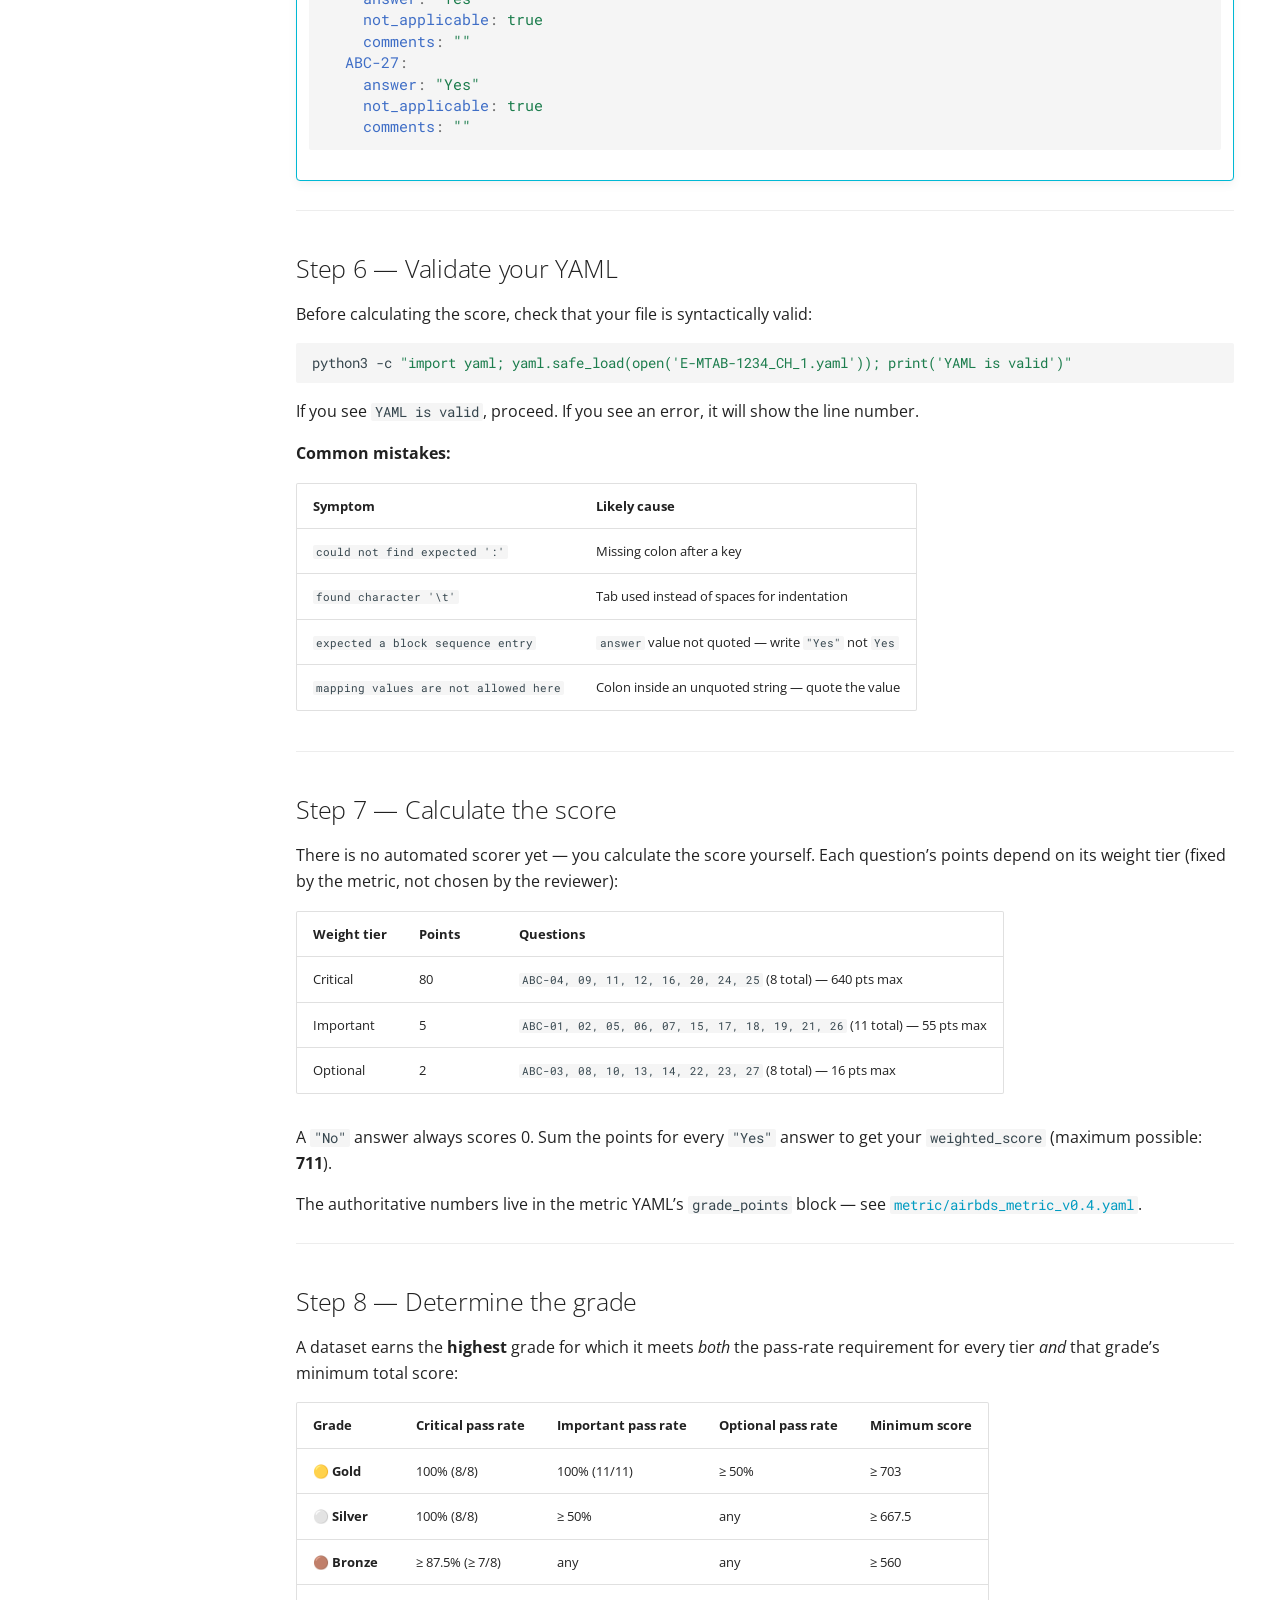
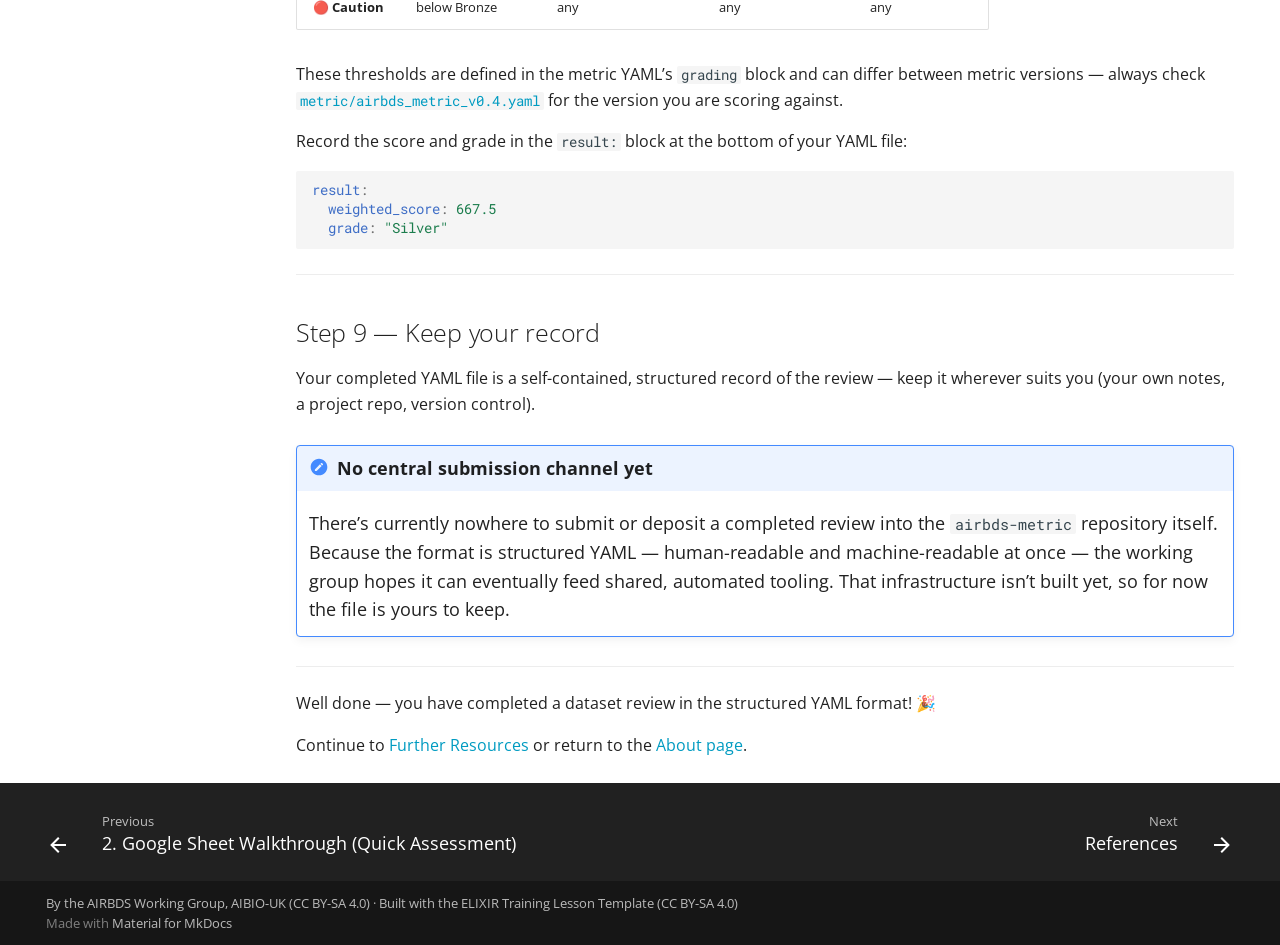
<file: chapters/chapter_03_yaml/index.html>
<!doctype html>
<html lang="en" class="no-js">
  <head>
    
      <meta charset="utf-8">
      <meta name="viewport" content="width=device-width,initial-scale=1">
      
      
      
        <link rel="canonical" href="https://AIBIO-UK.github.io/airbds-metric-tutorial/chapters/chapter_03_yaml/">
      
      
        <link rel="prev" href="../chapter_02_google_sheet/">
      
      
        <link rel="next" href="../references/">
      
      
        
      
      
      <link rel="icon" href="../../assets/images/aibio-uk-logo.png">
      <meta name="generator" content="mkdocs-1.6.1, mkdocs-material-9.7.7">
    
    
      
        <title>3. YAML Walkthrough - AIRBDS AI-Readiness Dataset Scoring Metric</title>
      
    
    
      <link rel="stylesheet" href="../../assets/stylesheets/main.ec1eaa64.min.css">
      
      


    
    
      
    
    
      
        
        
        <link rel="preconnect" href="https://fonts.gstatic.com" crossorigin>
        <link rel="stylesheet" href="https://fonts.googleapis.com/css?family=Open+Sans:300,300i,400,400i,700,700i%7CRoboto+Mono:400,400i,700,700i&display=fallback">
        <style>:root{--md-text-font:"Open Sans";--md-code-font:"Roboto Mono"}</style>
      
    
    
      <link rel="stylesheet" href="../../stylesheets/extra.css">
    
      <link rel="stylesheet" href="../../stylesheets/neoteroi-mkdocs.css">
    
    <script>__md_scope=new URL("../..",location),__md_hash=e=>[...e].reduce(((e,_)=>(e<<5)-e+_.charCodeAt(0)),0),__md_get=(e,_=localStorage,t=__md_scope)=>JSON.parse(_.getItem(t.pathname+"."+e)),__md_set=(e,_,t=localStorage,a=__md_scope)=>{try{t.setItem(a.pathname+"."+e,JSON.stringify(_))}catch(e){}}</script>
    
      

    
    
  </head>
  
  
    <body dir="ltr">
  
    
    <input class="md-toggle" data-md-toggle="drawer" type="checkbox" id="__drawer" autocomplete="off">
    <input class="md-toggle" data-md-toggle="search" type="checkbox" id="__search" autocomplete="off">
    <label class="md-overlay" for="__drawer"></label>
    <div data-md-component="skip">
      
        
        <a href="#yaml-walkthrough" class="md-skip">
          Skip to content
        </a>
      
    </div>
    <div data-md-component="announce">
      
    </div>
    
    
      

  

<header class="md-header md-header--shadow" data-md-component="header">
  <nav class="md-header__inner md-grid" aria-label="Header">
    <a href="../.." title="AIRBDS AI-Readiness Dataset Scoring Metric" class="md-header__button md-logo" aria-label="AIRBDS AI-Readiness Dataset Scoring Metric" data-md-component="logo">
      
  <img src="../../assets/images/10362_UoN_AIBIO-UK_LOGO_Full_Reversed.jpg" alt="logo">

    </a>
    <label class="md-header__button md-icon" for="__drawer">
      
      <svg xmlns="http://www.w3.org/2000/svg" viewBox="0 0 24 24"><path d="M3 6h18v2H3zm0 5h18v2H3zm0 5h18v2H3z"/></svg>
    </label>
    <div class="md-header__title" data-md-component="header-title">
      <div class="md-header__ellipsis">
        <div class="md-header__topic">
          <span class="md-ellipsis">
            AIRBDS AI-Readiness Dataset Scoring Metric
          </span>
        </div>
        <div class="md-header__topic" data-md-component="header-topic">
          <span class="md-ellipsis">
            
              3. YAML Walkthrough
            
          </span>
        </div>
      </div>
    </div>
    
    
      <script>var palette=__md_get("__palette");if(palette&&palette.color){if("(prefers-color-scheme)"===palette.color.media){var media=matchMedia("(prefers-color-scheme: light)"),input=document.querySelector(media.matches?"[data-md-color-media='(prefers-color-scheme: light)']":"[data-md-color-media='(prefers-color-scheme: dark)']");palette.color.media=input.getAttribute("data-md-color-media"),palette.color.scheme=input.getAttribute("data-md-color-scheme"),palette.color.primary=input.getAttribute("data-md-color-primary"),palette.color.accent=input.getAttribute("data-md-color-accent")}for(var[key,value]of Object.entries(palette.color))document.body.setAttribute("data-md-color-"+key,value)}</script>
    
    
    
      
      
        <label class="md-header__button md-icon" for="__search">
          
          <svg xmlns="http://www.w3.org/2000/svg" viewBox="0 0 24 24"><path d="M9.5 3A6.5 6.5 0 0 1 16 9.5c0 1.61-.59 3.09-1.56 4.23l.27.27h.79l5 5-1.5 1.5-5-5v-.79l-.27-.27A6.52 6.52 0 0 1 9.5 16 6.5 6.5 0 0 1 3 9.5 6.5 6.5 0 0 1 9.5 3m0 2C7 5 5 7 5 9.5S7 14 9.5 14 14 12 14 9.5 12 5 9.5 5"/></svg>
        </label>
        <div class="md-search" data-md-component="search" role="dialog">
  <label class="md-search__overlay" for="__search"></label>
  <div class="md-search__inner" role="search">
    <form class="md-search__form" name="search">
      <input type="text" class="md-search__input" name="query" aria-label="Search" placeholder="Search" autocapitalize="off" autocorrect="off" autocomplete="off" spellcheck="false" data-md-component="search-query" required>
      <label class="md-search__icon md-icon" for="__search">
        
        <svg xmlns="http://www.w3.org/2000/svg" viewBox="0 0 24 24"><path d="M9.5 3A6.5 6.5 0 0 1 16 9.5c0 1.61-.59 3.09-1.56 4.23l.27.27h.79l5 5-1.5 1.5-5-5v-.79l-.27-.27A6.52 6.52 0 0 1 9.5 16 6.5 6.5 0 0 1 3 9.5 6.5 6.5 0 0 1 9.5 3m0 2C7 5 5 7 5 9.5S7 14 9.5 14 14 12 14 9.5 12 5 9.5 5"/></svg>
        
        <svg xmlns="http://www.w3.org/2000/svg" viewBox="0 0 24 24"><path d="M20 11v2H8l5.5 5.5-1.42 1.42L4.16 12l7.92-7.92L13.5 5.5 8 11z"/></svg>
      </label>
      <nav class="md-search__options" aria-label="Search">
        
        <button type="reset" class="md-search__icon md-icon" title="Clear" aria-label="Clear" tabindex="-1">
          
          <svg xmlns="http://www.w3.org/2000/svg" viewBox="0 0 24 24"><path d="M19 6.41 17.59 5 12 10.59 6.41 5 5 6.41 10.59 12 5 17.59 6.41 19 12 13.41 17.59 19 19 17.59 13.41 12z"/></svg>
        </button>
      </nav>
      
    </form>
    <div class="md-search__output">
      <div class="md-search__scrollwrap" tabindex="0" data-md-scrollfix>
        <div class="md-search-result" data-md-component="search-result">
          <div class="md-search-result__meta">
            Initializing search
          </div>
          <ol class="md-search-result__list" role="presentation"></ol>
        </div>
      </div>
    </div>
  </div>
</div>
      
    
    
      <div class="md-header__source">
        <a href="https://github.com/AIBIO-UK/airbds-metric-tutorial" title="Go to repository" class="md-source" data-md-component="source">
  <div class="md-source__icon md-icon">
    
    <svg xmlns="http://www.w3.org/2000/svg" viewBox="0 0 448 512"><!--! Font Awesome Free 7.1.0 by @fontawesome - https://fontawesome.com License - https://fontawesome.com/license/free (Icons: CC BY 4.0, Fonts: SIL OFL 1.1, Code: MIT License) Copyright 2025 Fonticons, Inc.--><path d="M439.6 236.1 244 40.5c-5.4-5.5-12.8-8.5-20.4-8.5s-15 3-20.4 8.4L162.5 81l51.5 51.5c27.1-9.1 52.7 16.8 43.4 43.7l49.7 49.7c34.2-11.8 61.2 31 35.5 56.7-26.5 26.5-70.2-2.9-56-37.3L240.3 199v121.9c25.3 12.5 22.3 41.8 9.1 55-6.4 6.4-15.2 10.1-24.3 10.1s-17.8-3.6-24.3-10.1c-17.6-17.6-11.1-46.9 11.2-56v-123c-20.8-8.5-24.6-30.7-18.6-45L142.6 101 8.5 235.1C3 240.6 0 247.9 0 255.5s3 15 8.5 20.4l195.6 195.7c5.4 5.4 12.7 8.4 20.4 8.4s15-3 20.4-8.4l194.7-194.7c5.4-5.4 8.4-12.8 8.4-20.4s-3-15-8.4-20.4"/></svg>
  </div>
  <div class="md-source__repository">
    AIBIO-UK/airbds-metric-tutorial
  </div>
</a>
      </div>
    
  </nav>
  
</header>
    
    <div class="md-container" data-md-component="container">
      
      
        
          
        
      
      <main class="md-main" data-md-component="main">
        <div class="md-main__inner md-grid">
          
            
              
              <div class="md-sidebar md-sidebar--primary" data-md-component="sidebar" data-md-type="navigation" >
                <div class="md-sidebar__scrollwrap">
                  <div class="md-sidebar__inner">
                    



  

<nav class="md-nav md-nav--primary md-nav--integrated" aria-label="Navigation" data-md-level="0">
  <label class="md-nav__title" for="__drawer">
    <a href="../.." title="AIRBDS AI-Readiness Dataset Scoring Metric" class="md-nav__button md-logo" aria-label="AIRBDS AI-Readiness Dataset Scoring Metric" data-md-component="logo">
      
  <img src="../../assets/images/10362_UoN_AIBIO-UK_LOGO_Full_Reversed.jpg" alt="logo">

    </a>
    AIRBDS AI-Readiness Dataset Scoring Metric
  </label>
  
    <div class="md-nav__source">
      <a href="https://github.com/AIBIO-UK/airbds-metric-tutorial" title="Go to repository" class="md-source" data-md-component="source">
  <div class="md-source__icon md-icon">
    
    <svg xmlns="http://www.w3.org/2000/svg" viewBox="0 0 448 512"><!--! Font Awesome Free 7.1.0 by @fontawesome - https://fontawesome.com License - https://fontawesome.com/license/free (Icons: CC BY 4.0, Fonts: SIL OFL 1.1, Code: MIT License) Copyright 2025 Fonticons, Inc.--><path d="M439.6 236.1 244 40.5c-5.4-5.5-12.8-8.5-20.4-8.5s-15 3-20.4 8.4L162.5 81l51.5 51.5c27.1-9.1 52.7 16.8 43.4 43.7l49.7 49.7c34.2-11.8 61.2 31 35.5 56.7-26.5 26.5-70.2-2.9-56-37.3L240.3 199v121.9c25.3 12.5 22.3 41.8 9.1 55-6.4 6.4-15.2 10.1-24.3 10.1s-17.8-3.6-24.3-10.1c-17.6-17.6-11.1-46.9 11.2-56v-123c-20.8-8.5-24.6-30.7-18.6-45L142.6 101 8.5 235.1C3 240.6 0 247.9 0 255.5s3 15 8.5 20.4l195.6 195.7c5.4 5.4 12.7 8.4 20.4 8.4s15-3 20.4-8.4l194.7-194.7c5.4-5.4 8.4-12.8 8.4-20.4s-3-15-8.4-20.4"/></svg>
  </div>
  <div class="md-source__repository">
    AIBIO-UK/airbds-metric-tutorial
  </div>
</a>
    </div>
  
  <ul class="md-nav__list" data-md-scrollfix>
    
      
      
  
  
  
  
    <li class="md-nav__item">
      <a href="../.." class="md-nav__link">
        
  
  
  <span class="md-ellipsis">
    
  
    About
  

    
  </span>
  
  

      </a>
    </li>
  

    
      
      
  
  
    
  
  
  
    
    
    
    
    
    <li class="md-nav__item md-nav__item--active md-nav__item--nested">
      
        
        
        <input class="md-nav__toggle md-toggle " type="checkbox" id="__nav_2" checked>
        
          
          <label class="md-nav__link" for="__nav_2" id="__nav_2_label" tabindex="0">
            
  
  
  <span class="md-ellipsis">
    
  
    Course Content
  

    
  </span>
  
  

            <span class="md-nav__icon md-icon"></span>
          </label>
        
        <nav class="md-nav" data-md-level="1" aria-labelledby="__nav_2_label" aria-expanded="true">
          <label class="md-nav__title" for="__nav_2">
            <span class="md-nav__icon md-icon"></span>
            
  
    Course Content
  

          </label>
          <ul class="md-nav__list" data-md-scrollfix>
            
              
                
  
  
  
  
    <li class="md-nav__item">
      <a href="../chapter_01/" class="md-nav__link">
        
  
  
  <span class="md-ellipsis">
    
  
    1. Getting Started — Choose Your Route
  

    
  </span>
  
  

      </a>
    </li>
  

              
            
              
                
  
  
  
  
    <li class="md-nav__item">
      <a href="../chapter_02_google_sheet/" class="md-nav__link">
        
  
  
  <span class="md-ellipsis">
    
  
    2. Google Sheet Walkthrough (Quick Assessment)
  

    
  </span>
  
  

      </a>
    </li>
  

              
            
              
                
  
  
    
  
  
  
    <li class="md-nav__item md-nav__item--active">
      
      <input class="md-nav__toggle md-toggle" type="checkbox" id="__toc">
      
      
        
      
      
        <label class="md-nav__link md-nav__link--active" for="__toc">
          
  
  
  <span class="md-ellipsis">
    
  
    3. YAML Walkthrough
  

    
  </span>
  
  

          <span class="md-nav__icon md-icon"></span>
        </label>
      
      <a href="./" class="md-nav__link md-nav__link--active">
        
  
  
  <span class="md-ellipsis">
    
  
    3. YAML Walkthrough
  

    
  </span>
  
  

      </a>
      
        

<nav class="md-nav md-nav--secondary" aria-label="Table of contents">
  
  
  
    
  
  
    <label class="md-nav__title" for="__toc">
      <span class="md-nav__icon md-icon"></span>
      Table of contents
    </label>
    <ul class="md-nav__list" data-md-component="toc" data-md-scrollfix>
      
        <li class="md-nav__item">
  <a href="#prerequisites" class="md-nav__link">
    <span class="md-ellipsis">
      
        Prerequisites
      
    </span>
  </a>
  
</li>
      
        <li class="md-nav__item">
  <a href="#step-1-get-the-metric-for-reference" class="md-nav__link">
    <span class="md-ellipsis">
      
        Step 1 — Get the metric for reference
      
    </span>
  </a>
  
</li>
      
        <li class="md-nav__item">
  <a href="#step-2-create-your-review-file" class="md-nav__link">
    <span class="md-ellipsis">
      
        Step 2 — Create your review file
      
    </span>
  </a>
  
</li>
      
        <li class="md-nav__item">
  <a href="#step-3-fill-in-reviewer-and-dataset-metadata" class="md-nav__link">
    <span class="md-ellipsis">
      
        Step 3 — Fill in reviewer and dataset metadata
      
    </span>
  </a>
  
</li>
      
        <li class="md-nav__item">
  <a href="#step-4-answer-the-27-questions" class="md-nav__link">
    <span class="md-ellipsis">
      
        Step 4 — Answer the 27 questions
      
    </span>
  </a>
  
</li>
      
        <li class="md-nav__item">
  <a href="#step-5-handle-ethics-questions-abc-24-to-abc-27" class="md-nav__link">
    <span class="md-ellipsis">
      
        Step 5 — Handle Ethics questions (ABC-24 to ABC-27)
      
    </span>
  </a>
  
</li>
      
        <li class="md-nav__item">
  <a href="#step-6-validate-your-yaml" class="md-nav__link">
    <span class="md-ellipsis">
      
        Step 6 — Validate your YAML
      
    </span>
  </a>
  
</li>
      
        <li class="md-nav__item">
  <a href="#step-7-calculate-the-score" class="md-nav__link">
    <span class="md-ellipsis">
      
        Step 7 — Calculate the score
      
    </span>
  </a>
  
</li>
      
        <li class="md-nav__item">
  <a href="#step-8-determine-the-grade" class="md-nav__link">
    <span class="md-ellipsis">
      
        Step 8 — Determine the grade
      
    </span>
  </a>
  
</li>
      
        <li class="md-nav__item">
  <a href="#step-9-keep-your-record" class="md-nav__link">
    <span class="md-ellipsis">
      
        Step 9 — Keep your record
      
    </span>
  </a>
  
</li>
      
    </ul>
  
</nav>
      
    </li>
  

              
            
              
                
  
  
  
  
    <li class="md-nav__item">
      <a href="../references/" class="md-nav__link">
        
  
  
  <span class="md-ellipsis">
    
  
    References
  

    
  </span>
  
  

      </a>
    </li>
  

              
            
          </ul>
        </nav>
      
    </li>
  

    
      
      
  
  
  
  
    <li class="md-nav__item">
      <a href="../../follow_up_training/" class="md-nav__link">
        
  
  
  <span class="md-ellipsis">
    
  
    Further Resources
  

    
  </span>
  
  

      </a>
    </li>
  

    
  </ul>
</nav>
                  </div>
                </div>
              </div>
            
            
          
          
            <div class="md-content" data-md-component="content">
              
              <article class="md-content__inner md-typeset">
                
                  

  <nav class="md-tags" >
    
      
      
      
      
        <a href="../../keywords/#tag:git" class="md-tag">Git</a>
      
    
      
      
      
      
        <a href="../../keywords/#tag:yaml" class="md-tag">YAML</a>
      
    
      
      
      
      
        <a href="../../keywords/#tag:command-line" class="md-tag">command line</a>
      
    
  </nav>


  
  


<div><h1 id="yaml-walkthrough">YAML Walkthrough</h1>
<p><strong>Structured &amp; machine-readable · Requires a text editor and basic command-line familiarity</strong></p>
<div class="admonition overview">
<p class="admonition-title">Overview</p>
<p><strong>Questions:</strong></p>
<ul>
<li>How do I start my review file in the metric’s YAML format?</li>
<li>How do I fill in reviewer details and answer all 27 questions in YAML?</li>
<li>How do I validate the file and calculate a grade?</li>
</ul>
<p><strong>Learning Objectives</strong></p>
<p>By the end of this chapter, you will be able to:</p>
<ol>
<li>Create a YAML review file from the template below</li>
<li>Fill in all reviewer metadata and 27 question answers</li>
<li>Correctly handle the Ethics questions with the <code>not_applicable</code> field</li>
<li>Validate the YAML file and resolve common errors</li>
<li>Calculate a grade and record it in the file</li>
</ol>
<p><strong>Time:</strong> 30–60 minutes per dataset review (depending on how well you know the dataset)</p>
<p><strong>Prerequisite:</strong> Complete <a href="../chapter_01/">Chapter 1</a> to confirm YAML is the right route for you.</p>
</div>
<hr>
<h2 id="prerequisites">Prerequisites</h2>
<p>Before you begin, make sure you have:</p>
<ul>
<li><a href="https://git-scm.com/">Git</a> installed — run <code>git --version</code> to check</li>
<li>A plain-text editor (VS Code, Sublime Text, nano, vim, or similar)</li>
<li>Python 3 — run <code>python3 --version</code> to check (used for validation in Step 6)</li>
</ul>
<hr>
<h2 id="step-1-get-the-metric-for-reference">Step 1 — Get the metric for reference</h2>
<p>You don’t need to fork or clone anything to complete a review — the template
below is self-contained. If you’d like the canonical metric file open
alongside it for reference (full question text, guidance, and the
<code>grade_points</code>/<code>grading</code> rules), clone the metric repository:</p>
<div class="highlight"><pre><span></span><code>git<span class="w"> </span>clone<span class="w"> </span>https://github.com/AIBIO-UK/airbds-metric.git
<span class="nb">cd</span><span class="w"> </span>airbds-metric
</code></pre></div>
<hr>
<h2 id="step-2-create-your-review-file">Step 2 — Create your review file</h2>
<p>Create a new <code>.yaml</code> file wherever you keep your notes for this dataset. A
convenient naming convention, if you’re reviewing more than one dataset:</p>
<div class="highlight"><pre><span></span><code>&lt;dataset_accession&gt;_&lt;your_initials&gt;_&lt;review_number&gt;.yaml
</code></pre></div>
<ul>
<li><code>&lt;dataset_accession&gt;</code> — the repository accession, or a short descriptive token if there is none</li>
<li><code>&lt;your_initials&gt;</code> — uppercase letters only (2–6 characters, no digits)</li>
<li><code>&lt;review_number&gt;</code> — start at 1; increment if you review the same dataset again</li>
</ul>
<p>For example: <code>E-MTAB-1234_CH_1.yaml</code></p>
<p>Create the file and paste in the template below:</p>
<div class="highlight"><pre><span></span><code><span class="nt">schema_version</span><span class="p">:</span><span class="w"> </span><span class="s">"0.4"</span>

<span class="nt">reviewer</span><span class="p">:</span>
<span class="w">  </span><span class="nt">name</span><span class="p">:</span><span class="w"> </span><span class="s">""</span><span class="w">            </span><span class="c1"># Full name</span>
<span class="w">  </span><span class="nt">initials</span><span class="p">:</span><span class="w"> </span><span class="s">""</span><span class="w">        </span><span class="c1"># e.g. CH</span>
<span class="w">  </span><span class="nt">orcid</span><span class="p">:</span><span class="w"> </span><span class="s">""</span><span class="w">            </span><span class="c1"># e.g. 0000-0000-0000-0000</span>
<span class="w">  </span><span class="nt">affiliation</span><span class="p">:</span><span class="w"> </span><span class="s">""</span>
<span class="w">  </span><span class="nt">review_date</span><span class="p">:</span><span class="w"> </span><span class="s">""</span><span class="w">     </span><span class="c1"># ISO 8601, e.g. 2026-06-01</span>

<span class="nt">dataset</span><span class="p">:</span>
<span class="w">  </span><span class="nt">name</span><span class="p">:</span><span class="w"> </span><span class="s">""</span>
<span class="w">  </span><span class="nt">url</span><span class="p">:</span><span class="w"> </span><span class="s">""</span>
<span class="w">  </span><span class="nt">hosting_resource</span><span class="p">:</span><span class="w"> </span><span class="s">""</span>
<span class="w">  </span><span class="nt">accession</span><span class="p">:</span><span class="w"> </span><span class="s">""</span>
<span class="w">  </span><span class="nt">comments</span><span class="p">:</span><span class="w"> </span><span class="s">""</span>

<span class="nt">process_comments</span><span class="p">:</span><span class="w"> </span><span class="s">""</span>

<span class="nt">answers</span><span class="p">:</span>
<span class="w">  </span><span class="nt">ABC-01</span><span class="p">:</span><span class="w"> </span><span class="p p-Indicator">{</span><span class="nt"> answer</span><span class="p">:</span><span class="w"> </span><span class="s">""</span><span class="p p-Indicator">,</span><span class="nt"> comments</span><span class="p">:</span><span class="w"> </span><span class="s">""</span><span class="w"> </span><span class="p p-Indicator">}</span>
<span class="w">  </span><span class="nt">ABC-02</span><span class="p">:</span><span class="w"> </span><span class="p p-Indicator">{</span><span class="nt"> answer</span><span class="p">:</span><span class="w"> </span><span class="s">""</span><span class="p p-Indicator">,</span><span class="nt"> comments</span><span class="p">:</span><span class="w"> </span><span class="s">""</span><span class="w"> </span><span class="p p-Indicator">}</span>
<span class="w">  </span><span class="nt">ABC-03</span><span class="p">:</span><span class="w"> </span><span class="p p-Indicator">{</span><span class="nt"> answer</span><span class="p">:</span><span class="w"> </span><span class="s">""</span><span class="p p-Indicator">,</span><span class="nt"> comments</span><span class="p">:</span><span class="w"> </span><span class="s">""</span><span class="w"> </span><span class="p p-Indicator">}</span>
<span class="w">  </span><span class="nt">ABC-04</span><span class="p">:</span><span class="w"> </span><span class="p p-Indicator">{</span><span class="nt"> answer</span><span class="p">:</span><span class="w"> </span><span class="s">""</span><span class="p p-Indicator">,</span><span class="nt"> comments</span><span class="p">:</span><span class="w"> </span><span class="s">""</span><span class="w"> </span><span class="p p-Indicator">}</span>
<span class="w">  </span><span class="nt">ABC-05</span><span class="p">:</span><span class="w"> </span><span class="p p-Indicator">{</span><span class="nt"> answer</span><span class="p">:</span><span class="w"> </span><span class="s">""</span><span class="p p-Indicator">,</span><span class="nt"> comments</span><span class="p">:</span><span class="w"> </span><span class="s">""</span><span class="w"> </span><span class="p p-Indicator">}</span>
<span class="w">  </span><span class="nt">ABC-06</span><span class="p">:</span><span class="w"> </span><span class="p p-Indicator">{</span><span class="nt"> answer</span><span class="p">:</span><span class="w"> </span><span class="s">""</span><span class="p p-Indicator">,</span><span class="nt"> comments</span><span class="p">:</span><span class="w"> </span><span class="s">""</span><span class="w"> </span><span class="p p-Indicator">}</span>
<span class="w">  </span><span class="nt">ABC-07</span><span class="p">:</span><span class="w"> </span><span class="p p-Indicator">{</span><span class="nt"> answer</span><span class="p">:</span><span class="w"> </span><span class="s">""</span><span class="p p-Indicator">,</span><span class="nt"> comments</span><span class="p">:</span><span class="w"> </span><span class="s">""</span><span class="w"> </span><span class="p p-Indicator">}</span>
<span class="w">  </span><span class="nt">ABC-08</span><span class="p">:</span><span class="w"> </span><span class="p p-Indicator">{</span><span class="nt"> answer</span><span class="p">:</span><span class="w"> </span><span class="s">""</span><span class="p p-Indicator">,</span><span class="nt"> comments</span><span class="p">:</span><span class="w"> </span><span class="s">""</span><span class="w"> </span><span class="p p-Indicator">}</span>
<span class="w">  </span><span class="nt">ABC-09</span><span class="p">:</span><span class="w"> </span><span class="p p-Indicator">{</span><span class="nt"> answer</span><span class="p">:</span><span class="w"> </span><span class="s">""</span><span class="p p-Indicator">,</span><span class="nt"> comments</span><span class="p">:</span><span class="w"> </span><span class="s">""</span><span class="w"> </span><span class="p p-Indicator">}</span>
<span class="w">  </span><span class="nt">ABC-10</span><span class="p">:</span><span class="w"> </span><span class="p p-Indicator">{</span><span class="nt"> answer</span><span class="p">:</span><span class="w"> </span><span class="s">""</span><span class="p p-Indicator">,</span><span class="nt"> comments</span><span class="p">:</span><span class="w"> </span><span class="s">""</span><span class="w"> </span><span class="p p-Indicator">}</span>
<span class="w">  </span><span class="nt">ABC-11</span><span class="p">:</span><span class="w"> </span><span class="p p-Indicator">{</span><span class="nt"> answer</span><span class="p">:</span><span class="w"> </span><span class="s">""</span><span class="p p-Indicator">,</span><span class="nt"> comments</span><span class="p">:</span><span class="w"> </span><span class="s">""</span><span class="w"> </span><span class="p p-Indicator">}</span>
<span class="w">  </span><span class="nt">ABC-12</span><span class="p">:</span><span class="w"> </span><span class="p p-Indicator">{</span><span class="nt"> answer</span><span class="p">:</span><span class="w"> </span><span class="s">""</span><span class="p p-Indicator">,</span><span class="nt"> comments</span><span class="p">:</span><span class="w"> </span><span class="s">""</span><span class="w"> </span><span class="p p-Indicator">}</span>
<span class="w">  </span><span class="nt">ABC-13</span><span class="p">:</span><span class="w"> </span><span class="p p-Indicator">{</span><span class="nt"> answer</span><span class="p">:</span><span class="w"> </span><span class="s">""</span><span class="p p-Indicator">,</span><span class="nt"> comments</span><span class="p">:</span><span class="w"> </span><span class="s">""</span><span class="w"> </span><span class="p p-Indicator">}</span>
<span class="w">  </span><span class="nt">ABC-14</span><span class="p">:</span><span class="w"> </span><span class="p p-Indicator">{</span><span class="nt"> answer</span><span class="p">:</span><span class="w"> </span><span class="s">""</span><span class="p p-Indicator">,</span><span class="nt"> comments</span><span class="p">:</span><span class="w"> </span><span class="s">""</span><span class="w"> </span><span class="p p-Indicator">}</span>
<span class="w">  </span><span class="nt">ABC-15</span><span class="p">:</span><span class="w"> </span><span class="p p-Indicator">{</span><span class="nt"> answer</span><span class="p">:</span><span class="w"> </span><span class="s">""</span><span class="p p-Indicator">,</span><span class="nt"> comments</span><span class="p">:</span><span class="w"> </span><span class="s">""</span><span class="w"> </span><span class="p p-Indicator">}</span>
<span class="w">  </span><span class="nt">ABC-16</span><span class="p">:</span><span class="w"> </span><span class="p p-Indicator">{</span><span class="nt"> answer</span><span class="p">:</span><span class="w"> </span><span class="s">""</span><span class="p p-Indicator">,</span><span class="nt"> comments</span><span class="p">:</span><span class="w"> </span><span class="s">""</span><span class="w"> </span><span class="p p-Indicator">}</span>
<span class="w">  </span><span class="nt">ABC-17</span><span class="p">:</span><span class="w"> </span><span class="p p-Indicator">{</span><span class="nt"> answer</span><span class="p">:</span><span class="w"> </span><span class="s">""</span><span class="p p-Indicator">,</span><span class="nt"> comments</span><span class="p">:</span><span class="w"> </span><span class="s">""</span><span class="w"> </span><span class="p p-Indicator">}</span>
<span class="w">  </span><span class="nt">ABC-18</span><span class="p">:</span><span class="w"> </span><span class="p p-Indicator">{</span><span class="nt"> answer</span><span class="p">:</span><span class="w"> </span><span class="s">""</span><span class="p p-Indicator">,</span><span class="nt"> comments</span><span class="p">:</span><span class="w"> </span><span class="s">""</span><span class="w"> </span><span class="p p-Indicator">}</span>
<span class="w">  </span><span class="nt">ABC-19</span><span class="p">:</span><span class="w"> </span><span class="p p-Indicator">{</span><span class="nt"> answer</span><span class="p">:</span><span class="w"> </span><span class="s">""</span><span class="p p-Indicator">,</span><span class="nt"> comments</span><span class="p">:</span><span class="w"> </span><span class="s">""</span><span class="w"> </span><span class="p p-Indicator">}</span>
<span class="w">  </span><span class="nt">ABC-20</span><span class="p">:</span><span class="w"> </span><span class="p p-Indicator">{</span><span class="nt"> answer</span><span class="p">:</span><span class="w"> </span><span class="s">""</span><span class="p p-Indicator">,</span><span class="nt"> comments</span><span class="p">:</span><span class="w"> </span><span class="s">""</span><span class="w"> </span><span class="p p-Indicator">}</span>
<span class="w">  </span><span class="nt">ABC-21</span><span class="p">:</span><span class="w"> </span><span class="p p-Indicator">{</span><span class="nt"> answer</span><span class="p">:</span><span class="w"> </span><span class="s">""</span><span class="p p-Indicator">,</span><span class="nt"> comments</span><span class="p">:</span><span class="w"> </span><span class="s">""</span><span class="w"> </span><span class="p p-Indicator">}</span>
<span class="w">  </span><span class="nt">ABC-22</span><span class="p">:</span><span class="w"> </span><span class="p p-Indicator">{</span><span class="nt"> answer</span><span class="p">:</span><span class="w"> </span><span class="s">""</span><span class="p p-Indicator">,</span><span class="nt"> comments</span><span class="p">:</span><span class="w"> </span><span class="s">""</span><span class="w"> </span><span class="p p-Indicator">}</span>
<span class="w">  </span><span class="nt">ABC-23</span><span class="p">:</span><span class="w"> </span><span class="p p-Indicator">{</span><span class="nt"> answer</span><span class="p">:</span><span class="w"> </span><span class="s">""</span><span class="p p-Indicator">,</span><span class="nt"> comments</span><span class="p">:</span><span class="w"> </span><span class="s">""</span><span class="w"> </span><span class="p p-Indicator">}</span>
<span class="w">  </span><span class="c1"># Ethics questions — answer "Yes" if the dataset has no human/animal subjects</span>
<span class="w">  </span><span class="nt">ABC-24</span><span class="p">:</span><span class="w"> </span><span class="p p-Indicator">{</span><span class="nt"> answer</span><span class="p">:</span><span class="w"> </span><span class="s">""</span><span class="p p-Indicator">,</span><span class="nt"> comments</span><span class="p">:</span><span class="w"> </span><span class="s">""</span><span class="p p-Indicator">,</span><span class="nt"> not_applicable</span><span class="p">:</span><span class="w"> </span><span class="nv">false</span><span class="w"> </span><span class="p p-Indicator">}</span>
<span class="w">  </span><span class="nt">ABC-25</span><span class="p">:</span><span class="w"> </span><span class="p p-Indicator">{</span><span class="nt"> answer</span><span class="p">:</span><span class="w"> </span><span class="s">""</span><span class="p p-Indicator">,</span><span class="nt"> comments</span><span class="p">:</span><span class="w"> </span><span class="s">""</span><span class="p p-Indicator">,</span><span class="nt"> not_applicable</span><span class="p">:</span><span class="w"> </span><span class="nv">false</span><span class="w"> </span><span class="p p-Indicator">}</span>
<span class="w">  </span><span class="nt">ABC-26</span><span class="p">:</span><span class="w"> </span><span class="p p-Indicator">{</span><span class="nt"> answer</span><span class="p">:</span><span class="w"> </span><span class="s">""</span><span class="p p-Indicator">,</span><span class="nt"> comments</span><span class="p">:</span><span class="w"> </span><span class="s">""</span><span class="p p-Indicator">,</span><span class="nt"> not_applicable</span><span class="p">:</span><span class="w"> </span><span class="nv">false</span><span class="w"> </span><span class="p p-Indicator">}</span>
<span class="w">  </span><span class="nt">ABC-27</span><span class="p">:</span><span class="w"> </span><span class="p p-Indicator">{</span><span class="nt"> answer</span><span class="p">:</span><span class="w"> </span><span class="s">""</span><span class="p p-Indicator">,</span><span class="nt"> comments</span><span class="p">:</span><span class="w"> </span><span class="s">""</span><span class="p p-Indicator">,</span><span class="nt"> not_applicable</span><span class="p">:</span><span class="w"> </span><span class="nv">false</span><span class="w"> </span><span class="p p-Indicator">}</span>

<span class="c1"># Calculated fields — complete after scoring (see Step 7)</span>
<span class="nt">result</span><span class="p">:</span>
<span class="w">  </span><span class="nt">weighted_score</span><span class="p">:</span><span class="w"> </span><span class="l l-Scalar l-Scalar-Plain">null</span>
<span class="w">  </span><span class="nt">grade</span><span class="p">:</span><span class="w"> </span><span class="s">""</span><span class="w">   </span><span class="c1"># Caution / Bronze / Silver / Gold</span>
</code></pre></div>
<div class="admonition tip">
<p class="admonition-title">Reference file</p>
<p>Keep <a href="https://github.com/AIBIO-UK/airbds-metric/blob/main/metric/airbds_metric_v0.4.yaml"><code>metric/airbds_metric_v0.4.yaml</code></a>
open in another tab — it contains the full question text and guidance for
each <code>ABC</code> ID, plus the authoritative <code>grade_points</code>/<code>grading</code> rules.</p>
</div>
<hr>
<h2 id="step-3-fill-in-reviewer-and-dataset-metadata">Step 3 — Fill in reviewer and dataset metadata</h2>
<p>Fill in every field in the <code>reviewer</code> and <code>dataset</code> blocks:</p>
<div class="highlight"><pre><span></span><code><span class="nt">reviewer</span><span class="p">:</span>
<span class="w">  </span><span class="nt">name</span><span class="p">:</span><span class="w"> </span><span class="s">"Charlie</span><span class="nv"> </span><span class="s">Harrison"</span>
<span class="w">  </span><span class="nt">initials</span><span class="p">:</span><span class="w"> </span><span class="s">"CH"</span>
<span class="w">  </span><span class="nt">orcid</span><span class="p">:</span><span class="w"> </span><span class="s">"0000-0001-2345-6789"</span><span class="w">   </span><span class="c1"># leave as "" if you don't have an ORCID</span>
<span class="w">  </span><span class="nt">affiliation</span><span class="p">:</span><span class="w"> </span><span class="s">"Aberystwyth</span><span class="nv"> </span><span class="s">University"</span>
<span class="w">  </span><span class="nt">review_date</span><span class="p">:</span><span class="w"> </span><span class="s">"2026-06-01"</span><span class="w">      </span><span class="c1"># YYYY-MM-DD format</span>

<span class="nt">dataset</span><span class="p">:</span>
<span class="w">  </span><span class="nt">name</span><span class="p">:</span><span class="w"> </span><span class="s">"My</span><span class="nv"> </span><span class="s">Dataset</span><span class="nv"> </span><span class="s">Name"</span>
<span class="w">  </span><span class="nt">url</span><span class="p">:</span><span class="w"> </span><span class="s">"https://www.ebi.ac.uk/arrayexpress/experiments/E-MTAB-1234/"</span>
<span class="w">  </span><span class="nt">hosting_resource</span><span class="p">:</span><span class="w"> </span><span class="s">"ArrayExpress"</span>
<span class="w">  </span><span class="nt">accession</span><span class="p">:</span><span class="w"> </span><span class="s">"E-MTAB-1234"</span>
<span class="w">  </span><span class="nt">comments</span><span class="p">:</span><span class="w"> </span><span class="s">""</span>

<span class="nt">process_comments</span><span class="p">:</span><span class="w"> </span><span class="s">""</span>
</code></pre></div>
<hr>
<h2 id="step-4-answer-the-27-questions">Step 4 — Answer the 27 questions</h2>
<p>For each question, set <code>answer</code> to <code>"Yes"</code> or <code>"No"</code>:</p>
<div class="highlight"><pre><span></span><code><span class="nt">answers</span><span class="p">:</span>
<span class="w">  </span><span class="nt">ABC-01</span><span class="p">:</span>
<span class="w">    </span><span class="nt">answer</span><span class="p">:</span><span class="w"> </span><span class="s">"Yes"</span>
<span class="w">    </span><span class="nt">comments</span><span class="p">:</span><span class="w"> </span><span class="s">"Dataset</span><span class="nv"> </span><span class="s">is</span><span class="nv"> </span><span class="s">fully</span><span class="nv"> </span><span class="s">downloadable</span><span class="nv"> </span><span class="s">via</span><span class="nv"> </span><span class="s">FTP."</span>
<span class="w">  </span><span class="nt">ABC-02</span><span class="p">:</span>
<span class="w">    </span><span class="nt">answer</span><span class="p">:</span><span class="w"> </span><span class="s">"Yes"</span>
<span class="w">    </span><span class="nt">comments</span><span class="p">:</span><span class="w"> </span><span class="s">""</span>
<span class="w">  </span><span class="nt">ABC-03</span><span class="p">:</span>
<span class="w">    </span><span class="nt">answer</span><span class="p">:</span><span class="w"> </span><span class="s">"No"</span>
<span class="w">    </span><span class="nt">comments</span><span class="p">:</span><span class="w"> </span><span class="s">"No</span><span class="nv"> </span><span class="s">integrity-checking</span><span class="nv"> </span><span class="s">mechanism</span><span class="nv"> </span><span class="s">provided."</span>
</code></pre></div>
<div class="admonition warning">
<p class="admonition-title">Formatting rules</p>
<ul>
<li><code>answer</code> must be exactly <code>"Yes"</code> or <code>"No"</code> — case-sensitive and quoted.</li>
<li><code>comments</code> is optional — leave as <code>""</code> if you have nothing to add.</li>
<li>Do <strong>not</strong> delete any question block, even if the answer is <code>"No"</code>.</li>
<li>YAML is <strong>indentation-sensitive</strong> — do not mix tabs and spaces.</li>
</ul>
</div>
<p>Work through all 27 question blocks (<code>ABC-01</code> through <code>ABC-27</code>). The full
question text and guidance for each ID is in
<a href="https://github.com/AIBIO-UK/airbds-metric/blob/main/metric/airbds_metric_v0.4.yaml"><code>metric/airbds_metric_v0.4.yaml</code></a>.</p>
<div class="admonition tip">
<p class="admonition-title">Weight matters</p>
<p>Eight questions are marked <strong>Critical</strong> (80 pts each): <code>ABC-04, ABC-09,
ABC-11, ABC-12, ABC-16, ABC-20, ABC-24, ABC-25</code>. Read the guidance
carefully for these — failing one has a large impact on the grade.</p>
</div>
<hr>
<h2 id="step-5-handle-ethics-questions-abc-24-to-abc-27">Step 5 — Handle Ethics questions (ABC-24 to ABC-27)</h2>
<p>These four questions apply only to datasets containing <strong>human or animal
subject data</strong>.</p>
<div class="admonition info">
<p class="admonition-title">Does your dataset contain human or animal subjects?</p>
<div class="tabbed-set tabbed-alternate" data-tabs="1:2"><input checked id="__tabbed_1_1" name="__tabbed_1" type="radio"><input id="__tabbed_1_2" name="__tabbed_1" type="radio"><div class="tabbed-labels"><label for="__tabbed_1_1">No human or animal subjects</label><label for="__tabbed_1_2">Human or animal subjects present</label></div>
<div class="tabbed-content">
<div class="tabbed-block">
<p>Set <code>not_applicable: true</code> and <code>answer: "Yes"</code> for each of <code>ABC-24</code> to <code>ABC-27</code>:</p>
<div class="highlight"><pre><span></span><code><span class="w">  </span><span class="nt">ABC-24</span><span class="p">:</span>
<span class="w">    </span><span class="nt">answer</span><span class="p">:</span><span class="w"> </span><span class="s">"Yes"</span>
<span class="w">    </span><span class="nt">not_applicable</span><span class="p">:</span><span class="w"> </span><span class="l l-Scalar l-Scalar-Plain">true</span>
<span class="w">    </span><span class="nt">comments</span><span class="p">:</span><span class="w"> </span><span class="s">"No</span><span class="nv"> </span><span class="s">human</span><span class="nv"> </span><span class="s">or</span><span class="nv"> </span><span class="s">animal</span><span class="nv"> </span><span class="s">subject</span><span class="nv"> </span><span class="s">data</span><span class="nv"> </span><span class="s">in</span><span class="nv"> </span><span class="s">this</span><span class="nv"> </span><span class="s">dataset."</span>
<span class="w">  </span><span class="nt">ABC-25</span><span class="p">:</span>
<span class="w">    </span><span class="nt">answer</span><span class="p">:</span><span class="w"> </span><span class="s">"Yes"</span>
<span class="w">    </span><span class="nt">not_applicable</span><span class="p">:</span><span class="w"> </span><span class="l l-Scalar l-Scalar-Plain">true</span>
<span class="w">    </span><span class="nt">comments</span><span class="p">:</span><span class="w"> </span><span class="s">""</span>
<span class="w">  </span><span class="nt">ABC-26</span><span class="p">:</span>
<span class="w">    </span><span class="nt">answer</span><span class="p">:</span><span class="w"> </span><span class="s">"Yes"</span>
<span class="w">    </span><span class="nt">not_applicable</span><span class="p">:</span><span class="w"> </span><span class="l l-Scalar l-Scalar-Plain">true</span>
<span class="w">    </span><span class="nt">comments</span><span class="p">:</span><span class="w"> </span><span class="s">""</span>
<span class="w">  </span><span class="nt">ABC-27</span><span class="p">:</span>
<span class="w">    </span><span class="nt">answer</span><span class="p">:</span><span class="w"> </span><span class="s">"Yes"</span>
<span class="w">    </span><span class="nt">not_applicable</span><span class="p">:</span><span class="w"> </span><span class="l l-Scalar l-Scalar-Plain">true</span>
<span class="w">    </span><span class="nt">comments</span><span class="p">:</span><span class="w"> </span><span class="s">""</span>
</code></pre></div>
</div>
<div class="tabbed-block">
<p>Answer each of <code>ABC-24</code> to <code>ABC-27</code> normally (<code>"Yes"</code> or <code>"No"</code>) and leave <code>not_applicable: false</code>.</p>
</div>
</div>
</div>
</div>
<hr>
<h2 id="step-6-validate-your-yaml">Step 6 — Validate your YAML</h2>
<p>Before calculating the score, check that your file is syntactically valid:</p>
<div class="highlight"><pre><span></span><code>python3<span class="w"> </span>-c<span class="w"> </span><span class="s2">"import yaml; yaml.safe_load(open('E-MTAB-1234_CH_1.yaml')); print('YAML is valid')"</span>
</code></pre></div>
<p>If you see <code>YAML is valid</code>, proceed. If you see an error, it will show the line number.</p>
<p><strong>Common mistakes:</strong></p>
<table>
<thead>
<tr>
<th>Symptom</th>
<th>Likely cause</th>
</tr>
</thead>
<tbody>
<tr>
<td><code>could not find expected ':'</code></td>
<td>Missing colon after a key</td>
</tr>
<tr>
<td><code>found character '\t'</code></td>
<td>Tab used instead of spaces for indentation</td>
</tr>
<tr>
<td><code>expected a block sequence entry</code></td>
<td><code>answer</code> value not quoted — write <code>"Yes"</code> not <code>Yes</code></td>
</tr>
<tr>
<td><code>mapping values are not allowed here</code></td>
<td>Colon inside an unquoted string — quote the value</td>
</tr>
</tbody>
</table>
<hr>
<h2 id="step-7-calculate-the-score">Step 7 — Calculate the score</h2>
<p>There is no automated scorer yet — you calculate the score yourself. Each
question’s points depend on its weight tier (fixed by the metric, not chosen
by the reviewer):</p>
<table>
<thead>
<tr>
<th>Weight tier</th>
<th>Points</th>
<th>Questions</th>
</tr>
</thead>
<tbody>
<tr>
<td>Critical</td>
<td>80</td>
<td><code>ABC-04, 09, 11, 12, 16, 20, 24, 25</code> (8 total) — 640 pts max</td>
</tr>
<tr>
<td>Important</td>
<td>5</td>
<td><code>ABC-01, 02, 05, 06, 07, 15, 17, 18, 19, 21, 26</code> (11 total) — 55 pts max</td>
</tr>
<tr>
<td>Optional</td>
<td>2</td>
<td><code>ABC-03, 08, 10, 13, 14, 22, 23, 27</code> (8 total) — 16 pts max</td>
</tr>
</tbody>
</table>
<p>A <code>"No"</code> answer always scores 0. Sum the points for every <code>"Yes"</code> answer to
get your <code>weighted_score</code> (maximum possible: <strong>711</strong>).</p>
<p>The authoritative numbers live in the metric YAML’s <code>grade_points</code> block —
see <a href="https://github.com/AIBIO-UK/airbds-metric/blob/main/metric/airbds_metric_v0.4.yaml"><code>metric/airbds_metric_v0.4.yaml</code></a>.</p>
<hr>
<h2 id="step-8-determine-the-grade">Step 8 — Determine the grade</h2>
<p>A dataset earns the <strong>highest</strong> grade for which it meets <em>both</em> the pass-rate
requirement for every tier <em>and</em> that grade’s minimum total score:</p>
<table>
<thead>
<tr>
<th>Grade</th>
<th>Critical pass rate</th>
<th>Important pass rate</th>
<th>Optional pass rate</th>
<th>Minimum score</th>
</tr>
</thead>
<tbody>
<tr>
<td>🟡 <strong>Gold</strong></td>
<td>100% (8/8)</td>
<td>100% (11/11)</td>
<td>≥ 50%</td>
<td>≥ 703</td>
</tr>
<tr>
<td>⚪ <strong>Silver</strong></td>
<td>100% (8/8)</td>
<td>≥ 50%</td>
<td>any</td>
<td>≥ 667.5</td>
</tr>
<tr>
<td>🟤 <strong>Bronze</strong></td>
<td>≥ 87.5% (≥ 7/8)</td>
<td>any</td>
<td>any</td>
<td>≥ 560</td>
</tr>
<tr>
<td>🔴 <strong>Caution</strong></td>
<td>below Bronze</td>
<td>any</td>
<td>any</td>
<td>any</td>
</tr>
</tbody>
</table>
<p>These thresholds are defined in the metric YAML’s <code>grading</code> block and can
differ between metric versions — always check
<a href="https://github.com/AIBIO-UK/airbds-metric/blob/main/metric/airbds_metric_v0.4.yaml"><code>metric/airbds_metric_v0.4.yaml</code></a>
for the version you are scoring against.</p>
<p>Record the score and grade in the <code>result:</code> block at the bottom of your YAML file:</p>
<div class="highlight"><pre><span></span><code><span class="nt">result</span><span class="p">:</span>
<span class="w">  </span><span class="nt">weighted_score</span><span class="p">:</span><span class="w"> </span><span class="l l-Scalar l-Scalar-Plain">667.5</span>
<span class="w">  </span><span class="nt">grade</span><span class="p">:</span><span class="w"> </span><span class="s">"Silver"</span>
</code></pre></div>
<hr>
<h2 id="step-9-keep-your-record">Step 9 — Keep your record</h2>
<p>Your completed YAML file is a self-contained, structured record of the
review — keep it wherever suits you (your own notes, a project repo, version
control).</p>
<div class="admonition note">
<p class="admonition-title">No central submission channel yet</p>
<p>There’s currently nowhere to submit or deposit a completed review into
the <code>airbds-metric</code> repository itself. Because the format is structured
YAML — human-readable and machine-readable at once — the working group
hopes it can eventually feed shared, automated tooling. That
infrastructure isn’t built yet, so for now the file is yours to keep.</p>
</div>
<hr>
<p>Well done — you have completed a dataset review in the structured YAML format! 🎉</p>
<p>Continue to <a href="../../follow_up_training/">Further Resources</a> or return to the <a href="../../">About page</a>.</p></div>







  
  






                
              </article>
            </div>
          
          
<script>var target=document.getElementById(location.hash.slice(1));target&&target.name&&(target.checked=target.name.startsWith("__tabbed_"))</script>
        </div>
        
          <button type="button" class="md-top md-icon" data-md-component="top" hidden>
  
  <svg xmlns="http://www.w3.org/2000/svg" viewBox="0 0 24 24"><path d="M13 20h-2V8l-5.5 5.5-1.42-1.42L12 4.16l7.92 7.92-1.42 1.42L13 8z"/></svg>
  Back to top
</button>
        
      </main>
      
        <footer class="md-footer">
  
    
      
      <nav class="md-footer__inner md-grid" aria-label="Footer" >
        
          
          <a href="../chapter_02_google_sheet/" class="md-footer__link md-footer__link--prev" aria-label="Previous: 2. Google Sheet Walkthrough (Quick Assessment)">
            <div class="md-footer__button md-icon">
              
              <svg xmlns="http://www.w3.org/2000/svg" viewBox="0 0 24 24"><path d="M20 11v2H8l5.5 5.5-1.42 1.42L4.16 12l7.92-7.92L13.5 5.5 8 11z"/></svg>
            </div>
            <div class="md-footer__title">
              <span class="md-footer__direction">
                Previous
              </span>
              <div class="md-ellipsis">
                2. Google Sheet Walkthrough (Quick Assessment)
              </div>
            </div>
          </a>
        
        
          
          <a href="../references/" class="md-footer__link md-footer__link--next" aria-label="Next: References">
            <div class="md-footer__title">
              <span class="md-footer__direction">
                Next
              </span>
              <div class="md-ellipsis">
                References
              </div>
            </div>
            <div class="md-footer__button md-icon">
              
              <svg xmlns="http://www.w3.org/2000/svg" viewBox="0 0 24 24"><path d="M4 11v2h12l-5.5 5.5 1.42 1.42L19.84 12l-7.92-7.92L10.5 5.5 16 11z"/></svg>
            </div>
          </a>
        
      </nav>
    
  
  <div class="md-footer-meta md-typeset">
    <div class="md-footer-meta__inner md-grid">
      <div class="md-copyright">
  
    <div class="md-copyright__highlight">
      By the AIRBDS Working Group, AIBIO-UK (CC BY-SA 4.0) &middot; Built with the <a href="https://doi.org/10.5281/zenodo.7913092">ELIXIR Training Lesson Template</a> (CC BY-SA 4.0)
    </div>
  
  
    Made with
    <a href="https://squidfunk.github.io/mkdocs-material/" target="_blank" rel="noopener">
      Material for MkDocs
    </a>
  
</div>
      
    </div>
  </div>
</footer>
      
    </div>
    <div class="md-dialog" data-md-component="dialog">
      <div class="md-dialog__inner md-typeset"></div>
    </div>
    
    
    
      
      
      <script id="__config" type="application/json">{"annotate": null, "base": "../..", "features": ["navigation.top", "navigation.footer", "toc.integrate"], "search": "../../assets/javascripts/workers/search.2c215733.min.js", "tags": null, "translations": {"clipboard.copied": "Copied to clipboard", "clipboard.copy": "Copy to clipboard", "search.result.more.one": "1 more on this page", "search.result.more.other": "# more on this page", "search.result.none": "No matching documents", "search.result.one": "1 matching document", "search.result.other": "# matching documents", "search.result.placeholder": "Type to start searching", "search.result.term.missing": "Missing", "select.version": "Select version"}, "version": null}</script>
    
    
      <script src="../../assets/javascripts/bundle.d7400e89.min.js"></script>
      
    
  </body>
</html>
</file>
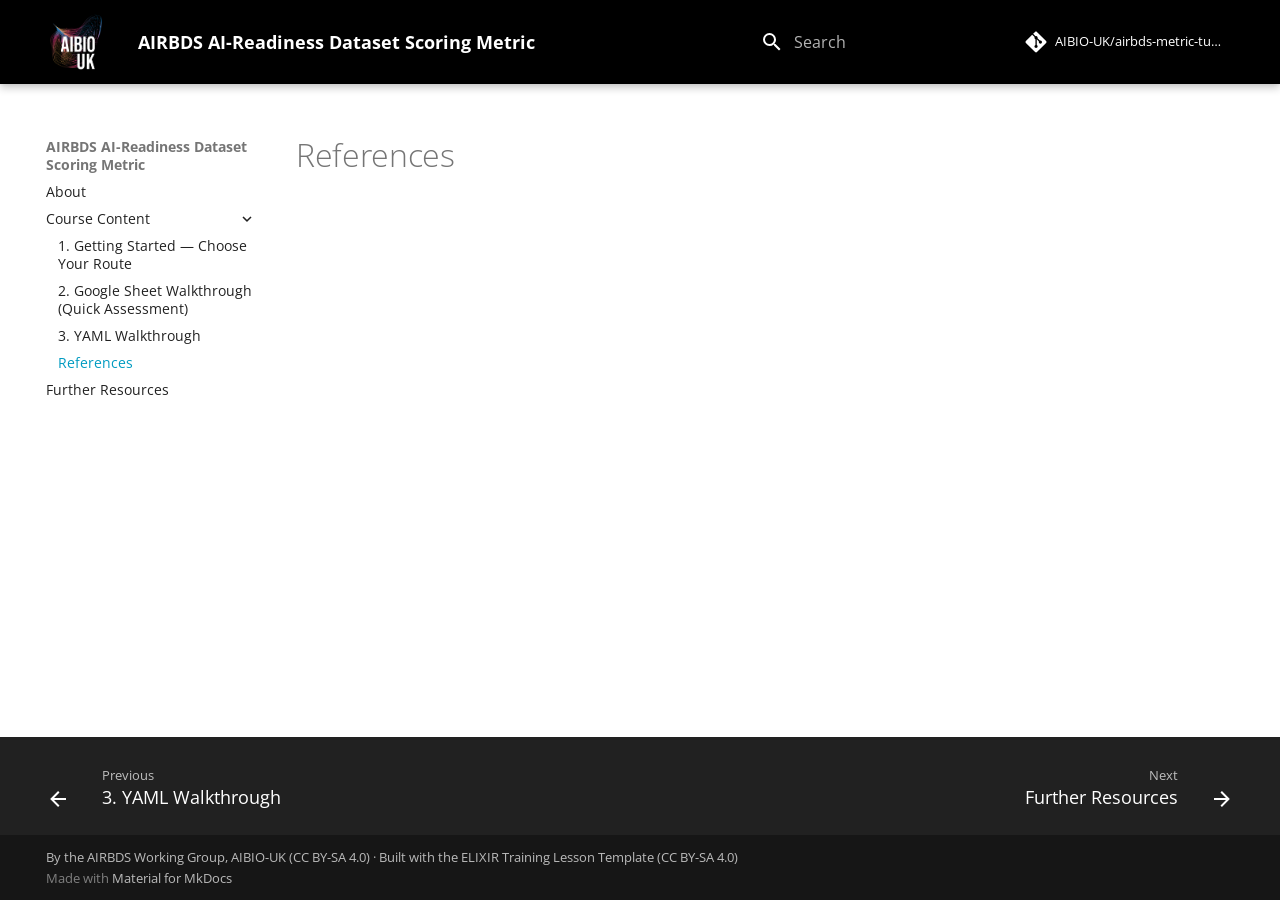
<file: chapters/references/index.html>
<!doctype html>
<html lang="en" class="no-js">
  <head>
    
      <meta charset="utf-8">
      <meta name="viewport" content="width=device-width,initial-scale=1">
      
      
      
        <link rel="canonical" href="https://AIBIO-UK.github.io/airbds-metric-tutorial/chapters/references/">
      
      
        <link rel="prev" href="../chapter_03_yaml/">
      
      
        <link rel="next" href="../../follow_up_training/">
      
      
        
      
      
      <link rel="icon" href="../../assets/images/aibio-uk-logo.png">
      <meta name="generator" content="mkdocs-1.6.1, mkdocs-material-9.7.7">
    
    
      
        <title>References - AIRBDS AI-Readiness Dataset Scoring Metric</title>
      
    
    
      <link rel="stylesheet" href="../../assets/stylesheets/main.ec1eaa64.min.css">
      
      


    
    
      
    
    
      
        
        
        <link rel="preconnect" href="https://fonts.gstatic.com" crossorigin>
        <link rel="stylesheet" href="https://fonts.googleapis.com/css?family=Open+Sans:300,300i,400,400i,700,700i%7CRoboto+Mono:400,400i,700,700i&display=fallback">
        <style>:root{--md-text-font:"Open Sans";--md-code-font:"Roboto Mono"}</style>
      
    
    
      <link rel="stylesheet" href="../../stylesheets/extra.css">
    
      <link rel="stylesheet" href="../../stylesheets/neoteroi-mkdocs.css">
    
    <script>__md_scope=new URL("../..",location),__md_hash=e=>[...e].reduce(((e,_)=>(e<<5)-e+_.charCodeAt(0)),0),__md_get=(e,_=localStorage,t=__md_scope)=>JSON.parse(_.getItem(t.pathname+"."+e)),__md_set=(e,_,t=localStorage,a=__md_scope)=>{try{t.setItem(a.pathname+"."+e,JSON.stringify(_))}catch(e){}}</script>
    
      

    
    
  </head>
  
  
    <body dir="ltr">
  
    
    <input class="md-toggle" data-md-toggle="drawer" type="checkbox" id="__drawer" autocomplete="off">
    <input class="md-toggle" data-md-toggle="search" type="checkbox" id="__search" autocomplete="off">
    <label class="md-overlay" for="__drawer"></label>
    <div data-md-component="skip">
      
        
        <a href="#references" class="md-skip">
          Skip to content
        </a>
      
    </div>
    <div data-md-component="announce">
      
    </div>
    
    
      

  

<header class="md-header md-header--shadow" data-md-component="header">
  <nav class="md-header__inner md-grid" aria-label="Header">
    <a href="../.." title="AIRBDS AI-Readiness Dataset Scoring Metric" class="md-header__button md-logo" aria-label="AIRBDS AI-Readiness Dataset Scoring Metric" data-md-component="logo">
      
  <img src="../../assets/images/10362_UoN_AIBIO-UK_LOGO_Full_Reversed.jpg" alt="logo">

    </a>
    <label class="md-header__button md-icon" for="__drawer">
      
      <svg xmlns="http://www.w3.org/2000/svg" viewBox="0 0 24 24"><path d="M3 6h18v2H3zm0 5h18v2H3zm0 5h18v2H3z"/></svg>
    </label>
    <div class="md-header__title" data-md-component="header-title">
      <div class="md-header__ellipsis">
        <div class="md-header__topic">
          <span class="md-ellipsis">
            AIRBDS AI-Readiness Dataset Scoring Metric
          </span>
        </div>
        <div class="md-header__topic" data-md-component="header-topic">
          <span class="md-ellipsis">
            
              References
            
          </span>
        </div>
      </div>
    </div>
    
    
      <script>var palette=__md_get("__palette");if(palette&&palette.color){if("(prefers-color-scheme)"===palette.color.media){var media=matchMedia("(prefers-color-scheme: light)"),input=document.querySelector(media.matches?"[data-md-color-media='(prefers-color-scheme: light)']":"[data-md-color-media='(prefers-color-scheme: dark)']");palette.color.media=input.getAttribute("data-md-color-media"),palette.color.scheme=input.getAttribute("data-md-color-scheme"),palette.color.primary=input.getAttribute("data-md-color-primary"),palette.color.accent=input.getAttribute("data-md-color-accent")}for(var[key,value]of Object.entries(palette.color))document.body.setAttribute("data-md-color-"+key,value)}</script>
    
    
    
      
      
        <label class="md-header__button md-icon" for="__search">
          
          <svg xmlns="http://www.w3.org/2000/svg" viewBox="0 0 24 24"><path d="M9.5 3A6.5 6.5 0 0 1 16 9.5c0 1.61-.59 3.09-1.56 4.23l.27.27h.79l5 5-1.5 1.5-5-5v-.79l-.27-.27A6.52 6.52 0 0 1 9.5 16 6.5 6.5 0 0 1 3 9.5 6.5 6.5 0 0 1 9.5 3m0 2C7 5 5 7 5 9.5S7 14 9.5 14 14 12 14 9.5 12 5 9.5 5"/></svg>
        </label>
        <div class="md-search" data-md-component="search" role="dialog">
  <label class="md-search__overlay" for="__search"></label>
  <div class="md-search__inner" role="search">
    <form class="md-search__form" name="search">
      <input type="text" class="md-search__input" name="query" aria-label="Search" placeholder="Search" autocapitalize="off" autocorrect="off" autocomplete="off" spellcheck="false" data-md-component="search-query" required>
      <label class="md-search__icon md-icon" for="__search">
        
        <svg xmlns="http://www.w3.org/2000/svg" viewBox="0 0 24 24"><path d="M9.5 3A6.5 6.5 0 0 1 16 9.5c0 1.61-.59 3.09-1.56 4.23l.27.27h.79l5 5-1.5 1.5-5-5v-.79l-.27-.27A6.52 6.52 0 0 1 9.5 16 6.5 6.5 0 0 1 3 9.5 6.5 6.5 0 0 1 9.5 3m0 2C7 5 5 7 5 9.5S7 14 9.5 14 14 12 14 9.5 12 5 9.5 5"/></svg>
        
        <svg xmlns="http://www.w3.org/2000/svg" viewBox="0 0 24 24"><path d="M20 11v2H8l5.5 5.5-1.42 1.42L4.16 12l7.92-7.92L13.5 5.5 8 11z"/></svg>
      </label>
      <nav class="md-search__options" aria-label="Search">
        
        <button type="reset" class="md-search__icon md-icon" title="Clear" aria-label="Clear" tabindex="-1">
          
          <svg xmlns="http://www.w3.org/2000/svg" viewBox="0 0 24 24"><path d="M19 6.41 17.59 5 12 10.59 6.41 5 5 6.41 10.59 12 5 17.59 6.41 19 12 13.41 17.59 19 19 17.59 13.41 12z"/></svg>
        </button>
      </nav>
      
    </form>
    <div class="md-search__output">
      <div class="md-search__scrollwrap" tabindex="0" data-md-scrollfix>
        <div class="md-search-result" data-md-component="search-result">
          <div class="md-search-result__meta">
            Initializing search
          </div>
          <ol class="md-search-result__list" role="presentation"></ol>
        </div>
      </div>
    </div>
  </div>
</div>
      
    
    
      <div class="md-header__source">
        <a href="https://github.com/AIBIO-UK/airbds-metric-tutorial" title="Go to repository" class="md-source" data-md-component="source">
  <div class="md-source__icon md-icon">
    
    <svg xmlns="http://www.w3.org/2000/svg" viewBox="0 0 448 512"><!--! Font Awesome Free 7.1.0 by @fontawesome - https://fontawesome.com License - https://fontawesome.com/license/free (Icons: CC BY 4.0, Fonts: SIL OFL 1.1, Code: MIT License) Copyright 2025 Fonticons, Inc.--><path d="M439.6 236.1 244 40.5c-5.4-5.5-12.8-8.5-20.4-8.5s-15 3-20.4 8.4L162.5 81l51.5 51.5c27.1-9.1 52.7 16.8 43.4 43.7l49.7 49.7c34.2-11.8 61.2 31 35.5 56.7-26.5 26.5-70.2-2.9-56-37.3L240.3 199v121.9c25.3 12.5 22.3 41.8 9.1 55-6.4 6.4-15.2 10.1-24.3 10.1s-17.8-3.6-24.3-10.1c-17.6-17.6-11.1-46.9 11.2-56v-123c-20.8-8.5-24.6-30.7-18.6-45L142.6 101 8.5 235.1C3 240.6 0 247.9 0 255.5s3 15 8.5 20.4l195.6 195.7c5.4 5.4 12.7 8.4 20.4 8.4s15-3 20.4-8.4l194.7-194.7c5.4-5.4 8.4-12.8 8.4-20.4s-3-15-8.4-20.4"/></svg>
  </div>
  <div class="md-source__repository">
    AIBIO-UK/airbds-metric-tutorial
  </div>
</a>
      </div>
    
  </nav>
  
</header>
    
    <div class="md-container" data-md-component="container">
      
      
        
          
        
      
      <main class="md-main" data-md-component="main">
        <div class="md-main__inner md-grid">
          
            
              
              <div class="md-sidebar md-sidebar--primary" data-md-component="sidebar" data-md-type="navigation" >
                <div class="md-sidebar__scrollwrap">
                  <div class="md-sidebar__inner">
                    



  

<nav class="md-nav md-nav--primary md-nav--integrated" aria-label="Navigation" data-md-level="0">
  <label class="md-nav__title" for="__drawer">
    <a href="../.." title="AIRBDS AI-Readiness Dataset Scoring Metric" class="md-nav__button md-logo" aria-label="AIRBDS AI-Readiness Dataset Scoring Metric" data-md-component="logo">
      
  <img src="../../assets/images/10362_UoN_AIBIO-UK_LOGO_Full_Reversed.jpg" alt="logo">

    </a>
    AIRBDS AI-Readiness Dataset Scoring Metric
  </label>
  
    <div class="md-nav__source">
      <a href="https://github.com/AIBIO-UK/airbds-metric-tutorial" title="Go to repository" class="md-source" data-md-component="source">
  <div class="md-source__icon md-icon">
    
    <svg xmlns="http://www.w3.org/2000/svg" viewBox="0 0 448 512"><!--! Font Awesome Free 7.1.0 by @fontawesome - https://fontawesome.com License - https://fontawesome.com/license/free (Icons: CC BY 4.0, Fonts: SIL OFL 1.1, Code: MIT License) Copyright 2025 Fonticons, Inc.--><path d="M439.6 236.1 244 40.5c-5.4-5.5-12.8-8.5-20.4-8.5s-15 3-20.4 8.4L162.5 81l51.5 51.5c27.1-9.1 52.7 16.8 43.4 43.7l49.7 49.7c34.2-11.8 61.2 31 35.5 56.7-26.5 26.5-70.2-2.9-56-37.3L240.3 199v121.9c25.3 12.5 22.3 41.8 9.1 55-6.4 6.4-15.2 10.1-24.3 10.1s-17.8-3.6-24.3-10.1c-17.6-17.6-11.1-46.9 11.2-56v-123c-20.8-8.5-24.6-30.7-18.6-45L142.6 101 8.5 235.1C3 240.6 0 247.9 0 255.5s3 15 8.5 20.4l195.6 195.7c5.4 5.4 12.7 8.4 20.4 8.4s15-3 20.4-8.4l194.7-194.7c5.4-5.4 8.4-12.8 8.4-20.4s-3-15-8.4-20.4"/></svg>
  </div>
  <div class="md-source__repository">
    AIBIO-UK/airbds-metric-tutorial
  </div>
</a>
    </div>
  
  <ul class="md-nav__list" data-md-scrollfix>
    
      
      
  
  
  
  
    <li class="md-nav__item">
      <a href="../.." class="md-nav__link">
        
  
  
  <span class="md-ellipsis">
    
  
    About
  

    
  </span>
  
  

      </a>
    </li>
  

    
      
      
  
  
    
  
  
  
    
    
    
    
    
    <li class="md-nav__item md-nav__item--active md-nav__item--nested">
      
        
        
        <input class="md-nav__toggle md-toggle " type="checkbox" id="__nav_2" checked>
        
          
          <label class="md-nav__link" for="__nav_2" id="__nav_2_label" tabindex="0">
            
  
  
  <span class="md-ellipsis">
    
  
    Course Content
  

    
  </span>
  
  

            <span class="md-nav__icon md-icon"></span>
          </label>
        
        <nav class="md-nav" data-md-level="1" aria-labelledby="__nav_2_label" aria-expanded="true">
          <label class="md-nav__title" for="__nav_2">
            <span class="md-nav__icon md-icon"></span>
            
  
    Course Content
  

          </label>
          <ul class="md-nav__list" data-md-scrollfix>
            
              
                
  
  
  
  
    <li class="md-nav__item">
      <a href="../chapter_01/" class="md-nav__link">
        
  
  
  <span class="md-ellipsis">
    
  
    1. Getting Started — Choose Your Route
  

    
  </span>
  
  

      </a>
    </li>
  

              
            
              
                
  
  
  
  
    <li class="md-nav__item">
      <a href="../chapter_02_google_sheet/" class="md-nav__link">
        
  
  
  <span class="md-ellipsis">
    
  
    2. Google Sheet Walkthrough (Quick Assessment)
  

    
  </span>
  
  

      </a>
    </li>
  

              
            
              
                
  
  
  
  
    <li class="md-nav__item">
      <a href="../chapter_03_yaml/" class="md-nav__link">
        
  
  
  <span class="md-ellipsis">
    
  
    3. YAML Walkthrough
  

    
  </span>
  
  

      </a>
    </li>
  

              
            
              
                
  
  
    
  
  
  
    <li class="md-nav__item md-nav__item--active">
      
      <input class="md-nav__toggle md-toggle" type="checkbox" id="__toc">
      
      
        
      
      
      <a href="./" class="md-nav__link md-nav__link--active">
        
  
  
  <span class="md-ellipsis">
    
  
    References
  

    
  </span>
  
  

      </a>
      
    </li>
  

              
            
          </ul>
        </nav>
      
    </li>
  

    
      
      
  
  
  
  
    <li class="md-nav__item">
      <a href="../../follow_up_training/" class="md-nav__link">
        
  
  
  <span class="md-ellipsis">
    
  
    Further Resources
  

    
  </span>
  
  

      </a>
    </li>
  

    
  </ul>
</nav>
                  </div>
                </div>
              </div>
            
            
          
          
            <div class="md-content" data-md-component="content">
              
              <article class="md-content__inner md-typeset">
                
                  


  
  


<h1 id="references">References</h1>












                
              </article>
            </div>
          
          
<script>var target=document.getElementById(location.hash.slice(1));target&&target.name&&(target.checked=target.name.startsWith("__tabbed_"))</script>
        </div>
        
          <button type="button" class="md-top md-icon" data-md-component="top" hidden>
  
  <svg xmlns="http://www.w3.org/2000/svg" viewBox="0 0 24 24"><path d="M13 20h-2V8l-5.5 5.5-1.42-1.42L12 4.16l7.92 7.92-1.42 1.42L13 8z"/></svg>
  Back to top
</button>
        
      </main>
      
        <footer class="md-footer">
  
    
      
      <nav class="md-footer__inner md-grid" aria-label="Footer" >
        
          
          <a href="../chapter_03_yaml/" class="md-footer__link md-footer__link--prev" aria-label="Previous: 3. YAML Walkthrough">
            <div class="md-footer__button md-icon">
              
              <svg xmlns="http://www.w3.org/2000/svg" viewBox="0 0 24 24"><path d="M20 11v2H8l5.5 5.5-1.42 1.42L4.16 12l7.92-7.92L13.5 5.5 8 11z"/></svg>
            </div>
            <div class="md-footer__title">
              <span class="md-footer__direction">
                Previous
              </span>
              <div class="md-ellipsis">
                3. YAML Walkthrough
              </div>
            </div>
          </a>
        
        
          
          <a href="../../follow_up_training/" class="md-footer__link md-footer__link--next" aria-label="Next: Further Resources">
            <div class="md-footer__title">
              <span class="md-footer__direction">
                Next
              </span>
              <div class="md-ellipsis">
                Further Resources
              </div>
            </div>
            <div class="md-footer__button md-icon">
              
              <svg xmlns="http://www.w3.org/2000/svg" viewBox="0 0 24 24"><path d="M4 11v2h12l-5.5 5.5 1.42 1.42L19.84 12l-7.92-7.92L10.5 5.5 16 11z"/></svg>
            </div>
          </a>
        
      </nav>
    
  
  <div class="md-footer-meta md-typeset">
    <div class="md-footer-meta__inner md-grid">
      <div class="md-copyright">
  
    <div class="md-copyright__highlight">
      By the AIRBDS Working Group, AIBIO-UK (CC BY-SA 4.0) &middot; Built with the <a href="https://doi.org/10.5281/zenodo.7913092">ELIXIR Training Lesson Template</a> (CC BY-SA 4.0)
    </div>
  
  
    Made with
    <a href="https://squidfunk.github.io/mkdocs-material/" target="_blank" rel="noopener">
      Material for MkDocs
    </a>
  
</div>
      
    </div>
  </div>
</footer>
      
    </div>
    <div class="md-dialog" data-md-component="dialog">
      <div class="md-dialog__inner md-typeset"></div>
    </div>
    
    
    
      
      
      <script id="__config" type="application/json">{"annotate": null, "base": "../..", "features": ["navigation.top", "navigation.footer", "toc.integrate"], "search": "../../assets/javascripts/workers/search.2c215733.min.js", "tags": null, "translations": {"clipboard.copied": "Copied to clipboard", "clipboard.copy": "Copy to clipboard", "search.result.more.one": "1 more on this page", "search.result.more.other": "# more on this page", "search.result.none": "No matching documents", "search.result.one": "1 matching document", "search.result.other": "# matching documents", "search.result.placeholder": "Type to start searching", "search.result.term.missing": "Missing", "select.version": "Select version"}, "version": null}</script>
    
    
      <script src="../../assets/javascripts/bundle.d7400e89.min.js"></script>
      
    
  </body>
</html>
</file>
<file: stylesheets/extra.css>
:root > * {
  --md-primary-fg-color:        #10263b;
  --md-accent-fg-color:         #2ea3f2;
  --md-typeset-a-color:         #009bc1;
  --md-admonition-icon--overview: url('data:image/svg+xml;charset=utf-8,<svg xmlns="http://www.w3.org/2000/svg" viewBox="0 0 24 24"><path d="M15.5 12a3.5 3.5 0 1 1-7 0 3.5 3.5 0 0 1 7 0Z"/><path d="M12 3.5c3.432 0 6.124 1.534 8.054 3.241 1.926 1.703 3.132 3.61 3.616 4.46a1.6 1.6 0 0 1 0 1.598c-.484.85-1.69 2.757-3.616 4.461-1.929 1.706-4.622 3.24-8.054 3.24-3.432 0-6.124-1.534-8.054-3.24C2.02 15.558.814 13.65.33 12.8a1.6 1.6 0 0 1 0-1.598c.484-.85 1.69-2.757 3.616-4.462C5.875 5.034 8.568 3.5 12 3.5ZM1.633 11.945a.115.115 0 0 0-.017.055c.001.02.006.039.017.056.441.774 1.551 2.527 3.307 4.08C6.691 17.685 9.045 19 12 19c2.955 0 5.31-1.315 7.06-2.864 1.756-1.553 2.866-3.306 3.307-4.08a.111.111 0 0 0 .017-.056.111.111 0 0 0-.017-.056c-.441-.773-1.551-2.527-3.307-4.08C17.309 6.315 14.955 5 12 5 9.045 5 6.69 6.314 4.94 7.865c-1.756 1.552-2.866 3.306-3.307 4.08Z"/></svg>')
}

.md-banner {
  background-color: #000000;
}

.md-header {
  background-color: #000000;
}

.nt-card {
    text-align: center;
}

.authors .nt-card-text {
    font-size:20px;
}

.contributors .nt-card .nt-card-image img {
    height: 60px;
}

.contributors .nt-card .nt-card-image {
    min-height: 60px;
}

.md-typeset .admonition,
.md-typeset details {
  font-size: 18px;
}

.md-header__button.md-logo img, .md-header__button.md-logo svg {
  fill: currentcolor;
  display: block;
  height: 60px;
  width: auto;
}

.md-typeset .admonition.overview,
.md-typeset details.overview {
  border-color: rgb(77, 77, 77);
}
.md-typeset .overview > .admonition-title,
.md-typeset .overview > summary {
  background-color: rgba(77, 77, 77, 0.1);
}
.md-typeset .overview > .admonition-title::before,
.md-typeset .overview > summary::before {
  background-color: rgb(77, 77, 77);
  -webkit-mask-image: var(--md-admonition-icon--overview);
          mask-image: var(--md-admonition-icon--overview);
}

.md-typeset .overview {
  font-size: 14px;
}
</file>
<file: stylesheets/neoteroi-mkdocs.css>
:root{
    --nt-color-0: #CD853F;
    --nt-color-1: #B22222;
    --nt-color-2: #000080;
    --nt-color-3: #4B0082;
    --nt-color-4: #3CB371;
    --nt-color-5: #D2B48C;
    --nt-color-6: #FF00FF;
    --nt-color-7: #98FB98;
    --nt-color-8: #FFEBCD;
    --nt-color-9: #2E8B57;
    --nt-color-10: #6A5ACD;
    --nt-color-11: #48D1CC;
    --nt-color-12: #FFA500;
    --nt-color-13: #F4A460;
    --nt-color-14: #A52A2A;
    --nt-color-15: #FFE4C4;
    --nt-color-16: #FF4500;
    --nt-color-17: #AFEEEE;
    --nt-color-18: #FA8072;
    --nt-color-19: #2F4F4F;
    --nt-color-20: #FFDAB9;
    --nt-color-21: #BC8F8F;
    --nt-color-22: #FFC0CB;
    --nt-color-23: #00FA9A;
    --nt-color-24: #F0FFF0;
    --nt-color-25: #FFFACD;
    --nt-color-26: #F5F5F5;
    --nt-color-27: #FF6347;
    --nt-color-28: #FFFFF0;
    --nt-color-29: #7FFFD4;
    --nt-color-30: #E9967A;
    --nt-color-31: #7B68EE;
    --nt-color-32: #FFF8DC;
    --nt-color-33: #0000CD;
    --nt-color-34: #D2691E;
    --nt-color-35: #708090;
    --nt-color-36: #5F9EA0;
    --nt-color-37: #008080;
    --nt-color-38: #008000;
    --nt-color-39: #FFE4E1;
    --nt-color-40: #FFFF00;
    --nt-color-41: #FFFAF0;
    --nt-color-42: #DCDCDC;
    --nt-color-43: #ADFF2F;
    --nt-color-44: #ADD8E6;
    --nt-color-45: #8B008B;
    --nt-color-46: #7FFF00;
    --nt-color-47: #800000;
    --nt-color-48: #20B2AA;
    --nt-color-49: #556B2F;
    --nt-color-50: #778899;
    --nt-color-51: #E6E6FA;
    --nt-color-52: #FFFAFA;
    --nt-color-53: #FF7F50;
    --nt-color-54: #FF0000;
    --nt-color-55: #F5DEB3;
    --nt-color-56: #008B8B;
    --nt-color-57: #66CDAA;
    --nt-color-58: #808000;
    --nt-color-59: #FAF0E6;
    --nt-color-60: #00BFFF;
    --nt-color-61: #C71585;
    --nt-color-62: #00FFFF;
    --nt-color-63: #8B4513;
    --nt-color-64: #F0F8FF;
    --nt-color-65: #FAEBD7;
    --nt-color-66: #8B0000;
    --nt-color-67: #4682B4;
    --nt-color-68: #F0E68C;
    --nt-color-69: #BDB76B;
    --nt-color-70: #A0522D;
    --nt-color-71: #FAFAD2;
    --nt-color-72: #FFD700;
    --nt-color-73: #DEB887;
    --nt-color-74: #E0FFFF;
    --nt-color-75: #8A2BE2;
    --nt-color-76: #32CD32;
    --nt-color-77: #87CEFA;
    --nt-color-78: #00CED1;
    --nt-color-79: #696969;
    --nt-color-80: #DDA0DD;
    --nt-color-81: #EE82EE;
    --nt-color-82: #FFB6C1;
    --nt-color-83: #8FBC8F;
    --nt-color-84: #D8BFD8;
    --nt-color-85: #9400D3;
    --nt-color-86: #A9A9A9;
    --nt-color-87: #FFFFE0;
    --nt-color-88: #FFF5EE;
    --nt-color-89: #FFF0F5;
    --nt-color-90: #FFDEAD;
    --nt-color-91: #800080;
    --nt-color-92: #B0E0E6;
    --nt-color-93: #9932CC;
    --nt-color-94: #DAA520;
    --nt-color-95: #F0FFFF;
    --nt-color-96: #40E0D0;
    --nt-color-97: #00FF7F;
    --nt-color-98: #006400;
    --nt-color-99: #808080;
    --nt-color-100: #87CEEB;
    --nt-color-101: #0000FF;
    --nt-color-102: #6495ED;
    --nt-color-103: #FDF5E6;
    --nt-color-104: #B8860B;
    --nt-color-105: #BA55D3;
    --nt-color-106: #C0C0C0;
    --nt-color-107: #000000;
    --nt-color-108: #F08080;
    --nt-color-109: #B0C4DE;
    --nt-color-110: #00008B;
    --nt-color-111: #6B8E23;
    --nt-color-112: #FFE4B5;
    --nt-color-113: #FFA07A;
    --nt-color-114: #9ACD32;
    --nt-color-115: #FFFFFF;
    --nt-color-116: #F5F5DC;
    --nt-color-117: #90EE90;
    --nt-color-118: #1E90FF;
    --nt-color-119: #7CFC00;
    --nt-color-120: #FF69B4;
    --nt-color-121: #F8F8FF;
    --nt-color-122: #F5FFFA;
    --nt-color-123: #00FF00;
    --nt-color-124: #D3D3D3;
    --nt-color-125: #DB7093;
    --nt-color-126: #DA70D6;
    --nt-color-127: #FF1493;
    --nt-color-128: #228B22;
    --nt-color-129: #FFEFD5;
    --nt-color-130: #4169E1;
    --nt-color-131: #191970;
    --nt-color-132: #9370DB;
    --nt-color-133: #483D8B;
    --nt-color-134: #FF8C00;
    --nt-color-135: #EEE8AA;
    --nt-color-136: #CD5C5C;
    --nt-color-137: #DC143C
}
:root{
    --nt-group-0-main: #000000;
    --nt-group-0-dark: #FFFFFF;
    --nt-group-0-light: #000000;
    --nt-group-0-main-bg: #F44336;
    --nt-group-0-dark-bg: #BA000D;
    --nt-group-0-light-bg: #FF7961;
    --nt-group-1-main: #000000;
    --nt-group-1-dark: #FFFFFF;
    --nt-group-1-light: #000000;
    --nt-group-1-main-bg: #E91E63;
    --nt-group-1-dark-bg: #B0003A;
    --nt-group-1-light-bg: #FF6090;
    --nt-group-2-main: #FFFFFF;
    --nt-group-2-dark: #FFFFFF;
    --nt-group-2-light: #000000;
    --nt-group-2-main-bg: #9C27B0;
    --nt-group-2-dark-bg: #6A0080;
    --nt-group-2-light-bg: #D05CE3;
    --nt-group-3-main: #FFFFFF;
    --nt-group-3-dark: #FFFFFF;
    --nt-group-3-light: #000000;
    --nt-group-3-main-bg: #673AB7;
    --nt-group-3-dark-bg: #320B86;
    --nt-group-3-light-bg: #9A67EA;
    --nt-group-4-main: #FFFFFF;
    --nt-group-4-dark: #FFFFFF;
    --nt-group-4-light: #000000;
    --nt-group-4-main-bg: #3F51B5;
    --nt-group-4-dark-bg: #002984;
    --nt-group-4-light-bg: #757DE8;
    --nt-group-5-main: #000000;
    --nt-group-5-dark: #FFFFFF;
    --nt-group-5-light: #000000;
    --nt-group-5-main-bg: #2196F3;
    --nt-group-5-dark-bg: #0069C0;
    --nt-group-5-light-bg: #6EC6FF;
    --nt-group-6-main: #000000;
    --nt-group-6-dark: #FFFFFF;
    --nt-group-6-light: #000000;
    --nt-group-6-main-bg: #03A9F4;
    --nt-group-6-dark-bg: #007AC1;
    --nt-group-6-light-bg: #67DAFF;
    --nt-group-7-main: #000000;
    --nt-group-7-dark: #000000;
    --nt-group-7-light: #000000;
    --nt-group-7-main-bg: #00BCD4;
    --nt-group-7-dark-bg: #008BA3;
    --nt-group-7-light-bg: #62EFFF;
    --nt-group-8-main: #000000;
    --nt-group-8-dark: #FFFFFF;
    --nt-group-8-light: #000000;
    --nt-group-8-main-bg: #009688;
    --nt-group-8-dark-bg: #00675B;
    --nt-group-8-light-bg: #52C7B8;
    --nt-group-9-main: #000000;
    --nt-group-9-dark: #FFFFFF;
    --nt-group-9-light: #000000;
    --nt-group-9-main-bg: #4CAF50;
    --nt-group-9-dark-bg: #087F23;
    --nt-group-9-light-bg: #80E27E;
    --nt-group-10-main: #000000;
    --nt-group-10-dark: #000000;
    --nt-group-10-light: #000000;
    --nt-group-10-main-bg: #8BC34A;
    --nt-group-10-dark-bg: #5A9216;
    --nt-group-10-light-bg: #BEF67A;
    --nt-group-11-main: #000000;
    --nt-group-11-dark: #000000;
    --nt-group-11-light: #000000;
    --nt-group-11-main-bg: #CDDC39;
    --nt-group-11-dark-bg: #99AA00;
    --nt-group-11-light-bg: #FFFF6E;
    --nt-group-12-main: #000000;
    --nt-group-12-dark: #000000;
    --nt-group-12-light: #000000;
    --nt-group-12-main-bg: #FFEB3B;
    --nt-group-12-dark-bg: #C8B900;
    --nt-group-12-light-bg: #FFFF72;
    --nt-group-13-main: #000000;
    --nt-group-13-dark: #000000;
    --nt-group-13-light: #000000;
    --nt-group-13-main-bg: #FFC107;
    --nt-group-13-dark-bg: #C79100;
    --nt-group-13-light-bg: #FFF350;
    --nt-group-14-main: #000000;
    --nt-group-14-dark: #000000;
    --nt-group-14-light: #000000;
    --nt-group-14-main-bg: #FF9800;
    --nt-group-14-dark-bg: #C66900;
    --nt-group-14-light-bg: #FFC947;
    --nt-group-15-main: #000000;
    --nt-group-15-dark: #FFFFFF;
    --nt-group-15-light: #000000;
    --nt-group-15-main-bg: #FF5722;
    --nt-group-15-dark-bg: #C41C00;
    --nt-group-15-light-bg: #FF8A50;
    --nt-group-16-main: #FFFFFF;
    --nt-group-16-dark: #FFFFFF;
    --nt-group-16-light: #000000;
    --nt-group-16-main-bg: #795548;
    --nt-group-16-dark-bg: #4B2C20;
    --nt-group-16-light-bg: #A98274;
    --nt-group-17-main: #000000;
    --nt-group-17-dark: #FFFFFF;
    --nt-group-17-light: #000000;
    --nt-group-17-main-bg: #9E9E9E;
    --nt-group-17-dark-bg: #707070;
    --nt-group-17-light-bg: #CFCFCF;
    --nt-group-18-main: #000000;
    --nt-group-18-dark: #FFFFFF;
    --nt-group-18-light: #000000;
    --nt-group-18-main-bg: #607D8B;
    --nt-group-18-dark-bg: #34515E;
    --nt-group-18-light-bg: #8EACBB
}
.nt-pastello{
    --nt-group-0-main: #000000;
    --nt-group-0-dark: #000000;
    --nt-group-0-light: #000000;
    --nt-group-0-main-bg: #EF9A9A;
    --nt-group-0-dark-bg: #BA6B6C;
    --nt-group-0-light-bg: #FFCCCB;
    --nt-group-1-main: #000000;
    --nt-group-1-dark: #000000;
    --nt-group-1-light: #000000;
    --nt-group-1-main-bg: #F48FB1;
    --nt-group-1-dark-bg: #BF5F82;
    --nt-group-1-light-bg: #FFC1E3;
    --nt-group-2-main: #000000;
    --nt-group-2-dark: #000000;
    --nt-group-2-light: #000000;
    --nt-group-2-main-bg: #CE93D8;
    --nt-group-2-dark-bg: #9C64A6;
    --nt-group-2-light-bg: #FFC4FF;
    --nt-group-3-main: #000000;
    --nt-group-3-dark: #000000;
    --nt-group-3-light: #000000;
    --nt-group-3-main-bg: #B39DDB;
    --nt-group-3-dark-bg: #836FA9;
    --nt-group-3-light-bg: #E6CEFF;
    --nt-group-4-main: #000000;
    --nt-group-4-dark: #000000;
    --nt-group-4-light: #000000;
    --nt-group-4-main-bg: #9FA8DA;
    --nt-group-4-dark-bg: #6F79A8;
    --nt-group-4-light-bg: #D1D9FF;
    --nt-group-5-main: #000000;
    --nt-group-5-dark: #000000;
    --nt-group-5-light: #000000;
    --nt-group-5-main-bg: #90CAF9;
    --nt-group-5-dark-bg: #5D99C6;
    --nt-group-5-light-bg: #C3FDFF;
    --nt-group-6-main: #000000;
    --nt-group-6-dark: #000000;
    --nt-group-6-light: #000000;
    --nt-group-6-main-bg: #81D4FA;
    --nt-group-6-dark-bg: #4BA3C7;
    --nt-group-6-light-bg: #B6FFFF;
    --nt-group-7-main: #000000;
    --nt-group-7-dark: #000000;
    --nt-group-7-light: #000000;
    --nt-group-7-main-bg: #80DEEA;
    --nt-group-7-dark-bg: #4BACB8;
    --nt-group-7-light-bg: #B4FFFF;
    --nt-group-8-main: #000000;
    --nt-group-8-dark: #000000;
    --nt-group-8-light: #000000;
    --nt-group-8-main-bg: #80CBC4;
    --nt-group-8-dark-bg: #4F9A94;
    --nt-group-8-light-bg: #B2FEF7;
    --nt-group-9-main: #000000;
    --nt-group-9-dark: #000000;
    --nt-group-9-light: #000000;
    --nt-group-9-main-bg: #A5D6A7;
    --nt-group-9-dark-bg: #75A478;
    --nt-group-9-light-bg: #D7FFD9;
    --nt-group-10-main: #000000;
    --nt-group-10-dark: #000000;
    --nt-group-10-light: #000000;
    --nt-group-10-main-bg: #C5E1A5;
    --nt-group-10-dark-bg: #94AF76;
    --nt-group-10-light-bg: #F8FFD7;
    --nt-group-11-main: #000000;
    --nt-group-11-dark: #000000;
    --nt-group-11-light: #000000;
    --nt-group-11-main-bg: #E6EE9C;
    --nt-group-11-dark-bg: #B3BC6D;
    --nt-group-11-light-bg: #FFFFCE;
    --nt-group-12-main: #000000;
    --nt-group-12-dark: #000000;
    --nt-group-12-light: #000000;
    --nt-group-12-main-bg: #FFF59D;
    --nt-group-12-dark-bg: #CBC26D;
    --nt-group-12-light-bg: #FFFFCF;
    --nt-group-13-main: #000000;
    --nt-group-13-dark: #000000;
    --nt-group-13-light: #000000;
    --nt-group-13-main-bg: #FFE082;
    --nt-group-13-dark-bg: #CAAE53;
    --nt-group-13-light-bg: #FFFFB3;
    --nt-group-14-main: #000000;
    --nt-group-14-dark: #000000;
    --nt-group-14-light: #000000;
    --nt-group-14-main-bg: #FFCC80;
    --nt-group-14-dark-bg: #CA9B52;
    --nt-group-14-light-bg: #FFFFB0;
    --nt-group-15-main: #000000;
    --nt-group-15-dark: #000000;
    --nt-group-15-light: #000000;
    --nt-group-15-main-bg: #FFAB91;
    --nt-group-15-dark-bg: #C97B63;
    --nt-group-15-light-bg: #FFDDC1;
    --nt-group-16-main: #000000;
    --nt-group-16-dark: #000000;
    --nt-group-16-light: #000000;
    --nt-group-16-main-bg: #BCAAA4;
    --nt-group-16-dark-bg: #8C7B75;
    --nt-group-16-light-bg: #EFDCD5;
    --nt-group-17-main: #000000;
    --nt-group-17-dark: #000000;
    --nt-group-17-light: #000000;
    --nt-group-17-main-bg: #EEEEEE;
    --nt-group-17-dark-bg: #BCBCBC;
    --nt-group-17-light-bg: #FFFFFF;
    --nt-group-18-main: #000000;
    --nt-group-18-dark: #000000;
    --nt-group-18-light: #000000;
    --nt-group-18-main-bg: #B0BEC5;
    --nt-group-18-dark-bg: #808E95;
    --nt-group-18-light-bg: #E2F1F8
}
.nt-group-0 .nt-plan-group-summary,.nt-group-0 .nt-timeline-dot{
    color:var(--nt-group-0-dark);
    background-color:var(--nt-group-0-dark-bg)
}
.nt-group-0 .period{
    color:var(--nt-group-0-main);
    background-color:var(--nt-group-0-main-bg)
}
.nt-group-1 .nt-plan-group-summary,.nt-group-1 .nt-timeline-dot{
    color:var(--nt-group-1-dark);
    background-color:var(--nt-group-1-dark-bg)
}
.nt-group-1 .period{
    color:var(--nt-group-1-main);
    background-color:var(--nt-group-1-main-bg)
}
.nt-group-2 .nt-plan-group-summary,.nt-group-2 .nt-timeline-dot{
    color:var(--nt-group-2-dark);
    background-color:var(--nt-group-2-dark-bg)
}
.nt-group-2 .period{
    color:var(--nt-group-2-main);
    background-color:var(--nt-group-2-main-bg)
}
.nt-group-3 .nt-plan-group-summary,.nt-group-3 .nt-timeline-dot{
    color:var(--nt-group-3-dark);
    background-color:var(--nt-group-3-dark-bg)
}
.nt-group-3 .period{
    color:var(--nt-group-3-main);
    background-color:var(--nt-group-3-main-bg)
}
.nt-group-4 .nt-plan-group-summary,.nt-group-4 .nt-timeline-dot{
    color:var(--nt-group-4-dark);
    background-color:var(--nt-group-4-dark-bg)
}
.nt-group-4 .period{
    color:var(--nt-group-4-main);
    background-color:var(--nt-group-4-main-bg)
}
.nt-group-5 .nt-plan-group-summary,.nt-group-5 .nt-timeline-dot{
    color:var(--nt-group-5-dark);
    background-color:var(--nt-group-5-dark-bg)
}
.nt-group-5 .period{
    color:var(--nt-group-5-main);
    background-color:var(--nt-group-5-main-bg)
}
.nt-group-6 .nt-plan-group-summary,.nt-group-6 .nt-timeline-dot{
    color:var(--nt-group-6-dark);
    background-color:var(--nt-group-6-dark-bg)
}
.nt-group-6 .period{
    color:var(--nt-group-6-main);
    background-color:var(--nt-group-6-main-bg)
}
.nt-group-7 .nt-plan-group-summary,.nt-group-7 .nt-timeline-dot{
    color:var(--nt-group-7-dark);
    background-color:var(--nt-group-7-dark-bg)
}
.nt-group-7 .period{
    color:var(--nt-group-7-main);
    background-color:var(--nt-group-7-main-bg)
}
.nt-group-8 .nt-plan-group-summary,.nt-group-8 .nt-timeline-dot{
    color:var(--nt-group-8-dark);
    background-color:var(--nt-group-8-dark-bg)
}
.nt-group-8 .period{
    color:var(--nt-group-8-main);
    background-color:var(--nt-group-8-main-bg)
}
.nt-group-9 .nt-plan-group-summary,.nt-group-9 .nt-timeline-dot{
    color:var(--nt-group-9-dark);
    background-color:var(--nt-group-9-dark-bg)
}
.nt-group-9 .period{
    color:var(--nt-group-9-main);
    background-color:var(--nt-group-9-main-bg)
}
.nt-group-10 .nt-plan-group-summary,.nt-group-10 .nt-timeline-dot{
    color:var(--nt-group-10-dark);
    background-color:var(--nt-group-10-dark-bg)
}
.nt-group-10 .period{
    color:var(--nt-group-10-main);
    background-color:var(--nt-group-10-main-bg)
}
.nt-group-11 .nt-plan-group-summary,.nt-group-11 .nt-timeline-dot{
    color:var(--nt-group-11-dark);
    background-color:var(--nt-group-11-dark-bg)
}
.nt-group-11 .period{
    color:var(--nt-group-11-main);
    background-color:var(--nt-group-11-main-bg)
}
.nt-group-12 .nt-plan-group-summary,.nt-group-12 .nt-timeline-dot{
    color:var(--nt-group-12-dark);
    background-color:var(--nt-group-12-dark-bg)
}
.nt-group-12 .period{
    color:var(--nt-group-12-main);
    background-color:var(--nt-group-12-main-bg)
}
.nt-group-13 .nt-plan-group-summary,.nt-group-13 .nt-timeline-dot{
    color:var(--nt-group-13-dark);
    background-color:var(--nt-group-13-dark-bg)
}
.nt-group-13 .period{
    color:var(--nt-group-13-main);
    background-color:var(--nt-group-13-main-bg)
}
.nt-group-14 .nt-plan-group-summary,.nt-group-14 .nt-timeline-dot{
    color:var(--nt-group-14-dark);
    background-color:var(--nt-group-14-dark-bg)
}
.nt-group-14 .period{
    color:var(--nt-group-14-main);
    background-color:var(--nt-group-14-main-bg)
}
.nt-group-15 .nt-plan-group-summary,.nt-group-15 .nt-timeline-dot{
    color:var(--nt-group-15-dark);
    background-color:var(--nt-group-15-dark-bg)
}
.nt-group-15 .period{
    color:var(--nt-group-15-main);
    background-color:var(--nt-group-15-main-bg)
}
.nt-group-16 .nt-plan-group-summary,.nt-group-16 .nt-timeline-dot{
    color:var(--nt-group-16-dark);
    background-color:var(--nt-group-16-dark-bg)
}
.nt-group-16 .period{
    color:var(--nt-group-16-main);
    background-color:var(--nt-group-16-main-bg)
}
.nt-group-17 .nt-plan-group-summary,.nt-group-17 .nt-timeline-dot{
    color:var(--nt-group-17-dark);
    background-color:var(--nt-group-17-dark-bg)
}
.nt-group-17 .period{
    color:var(--nt-group-17-main);
    background-color:var(--nt-group-17-main-bg)
}
.nt-group-18 .nt-plan-group-summary,.nt-group-18 .nt-timeline-dot{
    color:var(--nt-group-18-dark);
    background-color:var(--nt-group-18-dark-bg)
}
.nt-group-18 .period{
    color:var(--nt-group-18-main);
    background-color:var(--nt-group-18-main-bg)
}
.nt-error{
    border:2px dashed darkred;
    padding:0 1rem;
    background:#faf9ba;
    color:darkred
}
.nt-timeline{
    margin-top:30px
}
.nt-timeline .nt-timeline-title{
    font-size:1.1rem;
    margin-top:0
}
.nt-timeline .nt-timeline-sub-title{
    margin-top:0
}
.nt-timeline .nt-timeline-content{
    font-size:.8rem;
    border-bottom:2px dashed #ccc;
    padding-bottom:1.2rem
}
.nt-timeline.horizontal .nt-timeline-items{
    flex-direction:row;
    overflow-x:scroll
}
.nt-timeline.horizontal .nt-timeline-items>div{
    min-width:400px;
    margin-right:50px
}
.nt-timeline.horizontal.reverse .nt-timeline-items{
    flex-direction:row-reverse
}
.nt-timeline.horizontal.center .nt-timeline-before{
    background-image:linear-gradient(rgba(252, 70, 107, 0) 0%, rgb(252, 70, 107) 100%);
    background-repeat:no-repeat;
    background-size:100% 2px;
    background-position:0 center
}
.nt-timeline.horizontal.center .nt-timeline-after{
    background-image:linear-gradient(180deg, rgb(252, 70, 107) 0%, rgba(252, 70, 107, 0) 100%);
    background-repeat:no-repeat;
    background-size:100% 2px;
    background-position:0 center
}
.nt-timeline.horizontal.center .nt-timeline-items{
    background-image:radial-gradient(circle, rgb(63, 94, 251) 0%, rgb(252, 70, 107) 100%);
    background-repeat:no-repeat;
    background-size:100% 2px;
    background-position:0 center
}
.nt-timeline.horizontal .nt-timeline-dot{
    left:50%
}
.nt-timeline.horizontal .nt-timeline-dot:not(.bigger){
    top:calc(50% - 4px)
}
.nt-timeline.horizontal .nt-timeline-dot.bigger{
    top:calc(50% - 15px)
}
.nt-timeline.vertical .nt-timeline-items{
    flex-direction:column
}
.nt-timeline.vertical.reverse .nt-timeline-items{
    flex-direction:column-reverse
}
.nt-timeline.vertical.center .nt-timeline-before{
    background:linear-gradient(rgba(252, 70, 107, 0) 0%, rgb(252, 70, 107) 100%) no-repeat center/2px 100%
}
.nt-timeline.vertical.center .nt-timeline-after{
    background:linear-gradient(rgb(252, 70, 107) 0%, rgba(252, 70, 107, 0) 100%) no-repeat center/2px 100%
}
.nt-timeline.vertical.center .nt-timeline-items{
    background:radial-gradient(circle, rgb(63, 94, 251) 0%, rgb(252, 70, 107) 100%) no-repeat center/2px 100%
}
.nt-timeline.vertical.center .nt-timeline-dot{
    left:calc(50% - 10px)
}
.nt-timeline.vertical.center .nt-timeline-dot:not(.bigger){
    top:10px
}
.nt-timeline.vertical.center .nt-timeline-dot.bigger{
    left:calc(50% - 20px)
}
.nt-timeline.vertical.left{
    padding-left:100px
}
.nt-timeline.vertical.left .nt-timeline-item{
    padding-left:70px
}
.nt-timeline.vertical.left .nt-timeline-sub-title{
    left:-100px;
    width:100px
}
.nt-timeline.vertical.left .nt-timeline-before{
    background:linear-gradient(rgba(252, 70, 107, 0) 0%, rgb(252, 70, 107) 100%) no-repeat 30px/2px 100%
}
.nt-timeline.vertical.left .nt-timeline-after{
    background:linear-gradient(rgb(252, 70, 107) 0%, rgba(252, 70, 107, 0) 100%) no-repeat 30px/2px 100%
}
.nt-timeline.vertical.left .nt-timeline-items{
    background:radial-gradient(circle, rgb(63, 94, 251) 0%, rgb(252, 70, 107) 100%) no-repeat 30px/2px 100%
}
.nt-timeline.vertical.left .nt-timeline-dot{
    left:21px;
    top:8px
}
.nt-timeline.vertical.left .nt-timeline-dot.bigger{
    top:0px;
    left:10px
}
.nt-timeline.vertical.right{
    padding-right:100px
}
.nt-timeline.vertical.right .nt-timeline-sub-title{
    right:-100px;
    text-align:left;
    width:100px
}
.nt-timeline.vertical.right .nt-timeline-item{
    padding-right:70px
}
.nt-timeline.vertical.right .nt-timeline-before{
    background:linear-gradient(rgba(252, 70, 107, 0) 0%, rgb(252, 70, 107) 100%) no-repeat calc(100% - 30px)/2px 100%
}
.nt-timeline.vertical.right .nt-timeline-after{
    background:linear-gradient(rgb(252, 70, 107) 0%, rgba(252, 70, 107, 0) 100%) no-repeat calc(100% - 30px)/2px 100%
}
.nt-timeline.vertical.right .nt-timeline-items{
    background:radial-gradient(circle, rgb(63, 94, 251) 0%, rgb(252, 70, 107) 100%) no-repeat calc(100% - 30px)/2px 100%
}
.nt-timeline.vertical.right .nt-timeline-dot{
    right:21px;
    top:8px
}
.nt-timeline.vertical.right .nt-timeline-dot.bigger{
    top:10px;
    right:10px
}
.nt-timeline-items{
    display:flex;
    position:relative
}
.nt-timeline-items>div{
    min-height:100px;
    padding-top:2px;
    padding-bottom:20px
}
.nt-timeline-before{
    content:"";
    height:15px
}
.nt-timeline-after{
    content:"";
    height:60px;
    margin-bottom:20px
}
.nt-timeline-sub-title{
    position:absolute;
    width:50%;
    top:4px;
    font-size:18px;
    color:var(--nt-color-50)
}
[data-md-color-scheme=slate] .nt-timeline-sub-title{
    color:var(--nt-color-51)
}
.nt-timeline-item{
    position:relative
}
.nt-timeline.vertical.center:not(.alternate) .nt-timeline-item{
    padding-left:calc(50% + 40px)
}
.nt-timeline.vertical.center:not(.alternate) .nt-timeline-item .nt-timeline-sub-title{
    left:0;
    padding-right:40px;
    text-align:right
}
.nt-timeline.vertical.center.alternate .nt-timeline-item:nth-child(odd){
    padding-left:calc(50% + 40px)
}
.nt-timeline.vertical.center.alternate .nt-timeline-item:nth-child(odd) .nt-timeline-sub-title{
    left:0;
    padding-right:40px;
    text-align:right
}
.nt-timeline.vertical.center.alternate .nt-timeline-item:nth-child(even){
    text-align:right;
    padding-right:calc(50% + 40px)
}
.nt-timeline.vertical.center.alternate .nt-timeline-item:nth-child(even) .nt-timeline-sub-title{
    right:0;
    padding-left:40px;
    text-align:left
}
.nt-timeline-dot{
    position:relative;
    width:20px;
    height:20px;
    border-radius:100%;
    background-color:#fc5b5b;
    position:absolute;
    top:0px;
    z-index:2;
    display:flex;
    justify-content:center;
    align-items:center;
    box-shadow:0 2px 1px -1px rgba(0,0,0,.2),0 1px 1px 0 rgba(0,0,0,.14),0 1px 3px 0 rgba(0,0,0,.12);
    border:3px solid #fff
}
.nt-timeline-dot:not(.bigger) .icon{
    font-size:10px
}
.nt-timeline-dot.bigger{
    width:40px;
    height:40px;
    padding:3px
}
.nt-timeline-dot .icon{
    color:#fff
}
@supports not (-moz-appearance: none){
    details .nt-timeline.vertical.center.alternate .nt-timeline-item:nth-child(odd) .nt-timeline-sub-title,details .nt-timeline.vertical.center:not(.alternate) .nt-timeline-item .nt-timeline-sub-title{
        left:-40px
    }
    details .nt-timeline.vertical.center.alternate .nt-timeline-item:nth-child(even) .nt-timeline-sub-title{
        right:-40px
    }
    details .nt-timeline.vertical.center .nt-timeline-dot{
        left:calc(50% - 12px)
    }
    details .nt-timeline-dot.bigger{
        font-size:1rem !important
    }
}
.nt-timeline-item:nth-child(0) .nt-timeline-dot{
    background-color:var(--nt-color-0)
}
.nt-timeline-item:nth-child(1) .nt-timeline-dot{
    background-color:var(--nt-color-1)
}
.nt-timeline-item:nth-child(2) .nt-timeline-dot{
    background-color:var(--nt-color-2)
}
.nt-timeline-item:nth-child(3) .nt-timeline-dot{
    background-color:var(--nt-color-3)
}
.nt-timeline-item:nth-child(4) .nt-timeline-dot{
    background-color:var(--nt-color-4)
}
.nt-timeline-item:nth-child(5) .nt-timeline-dot{
    background-color:var(--nt-color-5)
}
.nt-timeline-item:nth-child(6) .nt-timeline-dot{
    background-color:var(--nt-color-6)
}
.nt-timeline-item:nth-child(7) .nt-timeline-dot{
    background-color:var(--nt-color-7)
}
.nt-timeline-item:nth-child(8) .nt-timeline-dot{
    background-color:var(--nt-color-8)
}
.nt-timeline-item:nth-child(9) .nt-timeline-dot{
    background-color:var(--nt-color-9)
}
.nt-timeline-item:nth-child(10) .nt-timeline-dot{
    background-color:var(--nt-color-10)
}
.nt-timeline-item:nth-child(11) .nt-timeline-dot{
    background-color:var(--nt-color-11)
}
.nt-timeline-item:nth-child(12) .nt-timeline-dot{
    background-color:var(--nt-color-12)
}
.nt-timeline-item:nth-child(13) .nt-timeline-dot{
    background-color:var(--nt-color-13)
}
.nt-timeline-item:nth-child(14) .nt-timeline-dot{
    background-color:var(--nt-color-14)
}
.nt-timeline-item:nth-child(15) .nt-timeline-dot{
    background-color:var(--nt-color-15)
}
.nt-timeline-item:nth-child(16) .nt-timeline-dot{
    background-color:var(--nt-color-16)
}
.nt-timeline-item:nth-child(17) .nt-timeline-dot{
    background-color:var(--nt-color-17)
}
.nt-timeline-item:nth-child(18) .nt-timeline-dot{
    background-color:var(--nt-color-18)
}
.nt-timeline-item:nth-child(19) .nt-timeline-dot{
    background-color:var(--nt-color-19)
}
.nt-timeline-item:nth-child(20) .nt-timeline-dot{
    background-color:var(--nt-color-20)
}
:root{
    --nt-scrollbar-color: #2751b0;
    --nt-plan-actions-height: 24px;
    --nt-units-background: #ff9800;
    --nt-months-background: #2751b0;
    --nt-plan-vertical-line-color: #a3a3a3ad
}
.nt-pastello{
    --nt-scrollbar-color: #9fb8f4;
    --nt-units-background: #f5dc82;
    --nt-months-background: #5b7fd1
}
[data-md-color-scheme=slate]{
    --nt-units-background: #003773
}
[data-md-color-scheme=slate] .nt-pastello{
    --nt-units-background: #3f4997
}
.nt-plan-root{
    min-height:200px;
    scrollbar-width:20px;
    scrollbar-color:var(--nt-scrollbar-color);
    display:flex
}
.nt-plan-root ::-webkit-scrollbar{
    width:20px
}
.nt-plan-root ::-webkit-scrollbar-track{
    box-shadow:inset 0 0 5px gray;
    border-radius:10px
}
.nt-plan-root ::-webkit-scrollbar-thumb{
    background:var(--nt-scrollbar-color);
    border-radius:10px
}
.nt-plan-root .nt-plan{
    flex:80%
}
.nt-plan-root.no-groups .nt-plan-periods{
    padding-left:0
}
.nt-plan-root.no-groups .nt-plan-group-summary{
    display:none
}
.nt-plan-root .nt-timeline-dot.bigger{
    top:-10px
}
.nt-plan-root .nt-timeline-dot.bigger[title]{
    cursor:help
}
.nt-plan{
    white-space:nowrap;
    overflow-x:auto;
    display:flex
}
.nt-plan .ug-timeline-dot{
    left:368px;
    top:-8px;
    cursor:help
}
.months{
    display:flex
}
.month{
    flex:auto;
    display:inline-block;
    box-shadow:rgba(0,0,0,.2) 0px 3px 1px -2px,rgba(0,0,0,.14) 0px 2px 2px 0px,rgba(0,0,0,.12) 0px 1px 5px 0px inset;
    background-color:var(--nt-months-background);
    color:#fff;
    text-transform:uppercase;
    font-family:Roboto,Helvetica,Arial,sans-serif;
    padding:2px 5px;
    font-size:12px;
    border:1px solid #000;
    width:150px;
    border-radius:8px
}
.nt-plan-group-activities{
    flex:auto;
    position:relative
}
.nt-vline{
    border-left:1px dashed var(--nt-plan-vertical-line-color);
    height:100%;
    left:0;
    position:absolute;
    margin-left:-0.5px;
    top:0;
    -webkit-transition:all .5s linear !important;
    -moz-transition:all .5s linear !important;
    -ms-transition:all .5s linear !important;
    -o-transition:all .5s linear !important;
    transition:all .5s linear !important;
    z-index:-2
}
.nt-plan-activity{
    display:flex;
    margin:2px 0;
    background-color:rgba(187,187,187,.2509803922)
}
.actions{
    height:var(--nt-plan-actions-height)
}
.actions{
    position:relative
}
.period{
    display:inline-block;
    height:var(--nt-plan-actions-height);
    width:120px;
    position:absolute;
    left:0px;
    background:#1da1f2;
    border-radius:5px;
    transition:all .5s;
    cursor:help;
    -webkit-transition:width 1s ease-in-out;
    -moz-transition:width 1s ease-in-out;
    -o-transition:width 1s ease-in-out;
    transition:width 1s ease-in-out
}
.period .nt-tooltip{
    display:none;
    top:30px;
    position:relative;
    padding:1rem;
    text-align:center;
    font-size:12px
}
.period:hover .nt-tooltip{
    display:inline-block
}
.period-0{
    left:340px;
    visibility:visible;
    background-color:#456165
}
.period-1{
    left:40px;
    visibility:visible;
    background-color:green
}
.period-2{
    left:120px;
    visibility:visible;
    background-color:pink;
    width:80px
}
.period-3{
    left:190px;
    visibility:visible;
    background-color:darkred;
    width:150px
}
.weeks>span,.days>span{
    height:25px
}
.weeks>span{
    display:inline-block;
    margin:0;
    padding:0;
    font-weight:bold
}
.weeks>span .week-text{
    font-size:10px;
    position:absolute;
    display:inline-block;
    padding:3px 4px
}
.days{
    z-index:-2;
    position:relative
}
.day-text{
    font-size:10px;
    position:absolute;
    display:inline-block;
    padding:3px 4px
}
.period span{
    font-size:12px;
    vertical-align:top;
    margin-left:4px;
    color:#000;
    background:rgba(255,255,255,.6588235294);
    border-radius:6px;
    padding:0 4px
}
.weeks,.days{
    height:20px;
    display:flex;
    box-sizing:content-box
}
.months{
    display:flex
}
.week,.day{
    height:20px;
    position:relative;
    border:1;
    flex:auto;
    border:2px solid #fff;
    border-radius:4px;
    background-color:var(--nt-units-background);
    cursor:help
}
.years{
    display:flex
}
.year{
    text-align:center;
    border-right:1px solid var(--nt-plan-vertical-line-color);
    font-weight:bold
}
.year:first-child{
    border-left:1px solid var(--nt-plan-vertical-line-color)
}
.year:first-child:last-child{
    width:100%
}
.quarters{
    display:flex
}
.quarter{
    width:12.5%;
    text-align:center;
    border-right:1px solid var(--nt-plan-vertical-line-color);
    font-weight:bold
}
.quarter:first-child{
    border-left:1px solid var(--nt-plan-vertical-line-color)
}
.nt-plan-group{
    margin:20px 0;
    position:relative
}
.nt-plan-group{
    display:flex
}
.nt-plan-group-summary{
    background:#2751b0;
    width:150px;
    white-space:normal;
    padding:.1rem .5rem;
    border-radius:5px;
    color:#fff;
    z-index:3
}
.nt-plan-group-summary p{
    margin:0;
    padding:0;
    font-size:.6rem;
    color:#fff
}
.nt-plan-group-summary,.month,.period,.week,.day,.nt-tooltip{
    border:3px solid #fff;
    box-shadow:0 2px 3px -1px rgba(0,0,0,.2),0 3px 3px 0 rgba(0,0,0,.14),0 1px 5px 0 rgba(0,0,0,.12)
}
.nt-plan-periods{
    padding-left:150px
}
.months{
    z-index:2;
    position:relative
}
.weeks{
    position:relative;
    top:-2px;
    z-index:0
}
.month,.quarter,.year,.week,.day,.nt-tooltip{
    font-family:Roboto,Helvetica,Arial,sans-serif;
    box-sizing:border-box
}
.nt-cards.nt-grid{
    display:grid;
    grid-auto-columns:1fr;
    gap:.5rem;
    max-width:100vw;
    overflow-x:auto;
    padding:1px
}
.nt-cards.nt-grid.cols-1{
    grid-template-columns:repeat(1, 1fr)
}
.nt-cards.nt-grid.cols-2{
    grid-template-columns:repeat(2, 1fr)
}
.nt-cards.nt-grid.cols-3{
    grid-template-columns:repeat(3, 1fr)
}
.nt-cards.nt-grid.cols-4{
    grid-template-columns:repeat(4, 1fr)
}
.nt-cards.nt-grid.cols-5{
    grid-template-columns:repeat(5, 1fr)
}
.nt-cards.nt-grid.cols-6{
    grid-template-columns:repeat(6, 1fr)
}
@media only screen and (max-width: 400px){
    .nt-cards.nt-grid{
        grid-template-columns:repeat(1, 1fr) !important
    }
}
.nt-card{
    box-shadow:0 2px 2px 0 rgba(0,0,0,.14),0 3px 1px -2px rgba(0,0,0,.2),0 1px 5px 0 rgba(0,0,0,.12)
}
.nt-card:hover{
    box-shadow:0 2px 2px 0 rgba(0,0,0,.24),0 3px 1px -2px rgba(0,0,0,.3),0 1px 5px 0 rgba(0,0,0,.22)
}
[data-md-color-scheme=slate] .nt-card{
    box-shadow:0 2px 2px 0 rgba(4,40,33,.14),0 3px 1px -2px rgba(40,86,94,.47),0 1px 5px 0 rgba(139,252,255,.64)
}
[data-md-color-scheme=slate] .nt-card:hover{
    box-shadow:0 2px 2px 0 rgba(0,255,206,.14),0 3px 1px -2px rgba(33,156,177,.47),0 1px 5px 0 rgba(96,251,255,.64)
}
.nt-card>a{
    color:var(--md-default-fg-color)
}
.nt-card>a>div{
    cursor:pointer
}
.nt-card{
    padding:5px;
    margin-bottom:.5rem
}
.nt-card-title{
    font-size:1rem;
    font-weight:bold;
    margin:4px 0 8px 0;
    line-height:22px
}
.nt-card-content{
    padding:.4rem .8rem .8rem .8rem
}
.nt-card-text{
    font-size:14px;
    padding:0;
    margin:0
}
.nt-card .nt-card-image{
    text-align:center;
    border-radius:2px;
    background-position:center center;
    background-size:cover;
    background-repeat:no-repeat;
    min-height:120px
}
.nt-card .nt-card-image.tags img{
    margin-top:12px
}
.nt-card .nt-card-image img{
    height:105px;
    margin-top:5px
}
.nt-card a:hover,.nt-card a:focus{
    color:var(--md-accent-fg-color)
}
.nt-card h2{
    margin:0
}
.span-table-wrapper table{
    border-collapse:collapse;
    margin-bottom:2rem;
    border-radius:.1rem
}
.span-table td,.span-table th{
    padding:.2rem;
    background-color:var(--md-default-bg-color);
    font-size:.64rem;
    max-width:100%;
    overflow:auto;
    touch-action:auto;
    border-top:.05rem solid var(--md-typeset-table-color);
    padding:.9375em 1.25em;
    vertical-align:top
}
.span-table tr:first-child td{
    font-weight:700;
    min-width:5rem;
    padding:.9375em 1.25em;
    vertical-align:top
}
.span-table td:first-child{
    border-left:.05rem solid var(--md-typeset-table-color)
}
.span-table td:last-child{
    border-right:.05rem solid var(--md-typeset-table-color)
}
.span-table tr:last-child{
    border-bottom:.05rem solid var(--md-typeset-table-color)
}
.span-table [colspan],.span-table [rowspan]{
    font-weight:bold;
    border:.05rem solid var(--md-typeset-table-color)
}
.span-table tr:not(:first-child):hover td:not([colspan]):not([rowspan]),.span-table td[colspan]:hover,.span-table td[rowspan]:hover{
    background-color:rgba(0,0,0,.035);
    box-shadow:0 .05rem 0 var(--md-default-bg-color) inset;
    transition:background-color 125ms
}
.nt-contribs{
    margin-top:2rem;
    font-size:small;
    border-top:1px dotted #d3d3d3;
    padding-top:.5rem
}
.nt-contribs .nt-contributors{
    padding-top:.5rem;
    display:flex;
    flex-wrap:wrap
}
.nt-contribs .nt-contributor{
    background:#d3d3d3;
    background-size:cover;
    width:40px;
    height:40px;
    border-radius:100%;
    margin:0 6px 6px 0;
    cursor:help;
    opacity:.7
}
.nt-contribs .nt-contributor:hover{
    opacity:1
}
.nt-contribs .nt-initials{
    text-transform:uppercase;
    font-size:24px;
    text-align:center;
    width:40px;
    height:40px;
    display:inline-block;
    vertical-align:middle;
    position:relative;
    top:2px;
    color:inherit;
    font-weight:bold
}
.nt-contribs .nt-group-0{
    background-color:var(--nt-color-0)
}
.nt-contribs .nt-group-1{
    background-color:var(--nt-color-1)
}
.nt-contribs .nt-group-2{
    background-color:var(--nt-color-2)
}
.nt-contribs .nt-group-3{
    background-color:var(--nt-color-3)
}
.nt-contribs .nt-group-4{
    background-color:var(--nt-color-4)
}
.nt-contribs .nt-group-5{
    background-color:var(--nt-color-5)
}
.nt-contribs .nt-group-6{
    background-color:var(--nt-color-6)
}
.nt-contribs .nt-group-7{
    color:#000;
    background-color:var(--nt-color-7)
}
.nt-contribs .nt-group-8{
    color:#000;
    background-color:var(--nt-color-8)
}
.nt-contribs .nt-group-9{
    background-color:var(--nt-color-9)
}
.nt-contribs .nt-group-10{
    background-color:var(--nt-color-10)
}
.nt-contribs .nt-group-11{
    background-color:var(--nt-color-11)
}
.nt-contribs .nt-group-12{
    background-color:var(--nt-color-12)
}
.nt-contribs .nt-group-13{
    background-color:var(--nt-color-13)
}
.nt-contribs .nt-group-14{
    background-color:var(--nt-color-14)
}
.nt-contribs .nt-group-15{
    color:#000;
    background-color:var(--nt-color-15)
}
.nt-contribs .nt-group-16{
    background-color:var(--nt-color-16)
}
.nt-contribs .nt-group-17{
    color:#000;
    background-color:var(--nt-color-17)
}
.nt-contribs .nt-group-18{
    background-color:var(--nt-color-18)
}
.nt-contribs .nt-group-19{
    background-color:var(--nt-color-19)
}
.nt-contribs .nt-group-20{
    color:#000;
    background-color:var(--nt-color-20)
}
.nt-contribs .nt-group-21{
    color:#000;
    background-color:var(--nt-color-21)
}
.nt-contribs .nt-group-22{
    color:#000;
    background-color:var(--nt-color-22)
}
.nt-contribs .nt-group-23{
    color:#000;
    background-color:var(--nt-color-23)
}
.nt-contribs .nt-group-24{
    color:#000;
    background-color:var(--nt-color-24)
}
.nt-contribs .nt-group-25{
    color:#000;
    background-color:var(--nt-color-25)
}
.nt-contribs .nt-group-26{
    color:#000;
    background-color:var(--nt-color-26)
}
.nt-contribs .nt-group-27{
    background-color:var(--nt-color-27)
}
.nt-contribs .nt-group-28{
    color:#000;
    background-color:var(--nt-color-28)
}
.nt-contribs .nt-group-29{
    color:#000;
    background-color:var(--nt-color-29)
}
.nt-contribs .nt-group-30{
    background-color:var(--nt-color-30)
}
.nt-contribs .nt-group-31{
    background-color:var(--nt-color-31)
}
.nt-contribs .nt-group-32{
    color:#000;
    background-color:var(--nt-color-32)
}
.nt-contribs .nt-group-33{
    background-color:var(--nt-color-33)
}
.nt-contribs .nt-group-34{
    background-color:var(--nt-color-34)
}
.nt-contribs .nt-group-35{
    background-color:var(--nt-color-35)
}
.nt-contribs .nt-group-36{
    background-color:var(--nt-color-36)
}
.nt-contribs .nt-group-37{
    background-color:var(--nt-color-37)
}
.nt-contribs .nt-group-38{
    background-color:var(--nt-color-38)
}
.nt-contribs .nt-group-39{
    color:#000;
    background-color:var(--nt-color-39)
}
.nt-contribs .nt-group-40{
    color:#000;
    background-color:var(--nt-color-40)
}
.nt-contribs .nt-group-41{
    color:#000;
    background-color:var(--nt-color-41)
}
.nt-contribs .nt-group-42{
    color:#000;
    background-color:var(--nt-color-42)
}
.nt-contribs .nt-group-43{
    color:#000;
    background-color:var(--nt-color-43)
}
.nt-contribs .nt-group-44{
    color:#000;
    background-color:var(--nt-color-44)
}
.nt-contribs .nt-group-45{
    background-color:var(--nt-color-45)
}
.nt-contribs .nt-group-46{
    color:#000;
    background-color:var(--nt-color-46)
}
.nt-contribs .nt-group-47{
    background-color:var(--nt-color-47)
}
.nt-contribs .nt-group-48{
    background-color:var(--nt-color-48)
}
.nt-contribs .nt-group-49{
    background-color:var(--nt-color-49)
}
</file>
<file: assets/stylesheets/main.ec1eaa64.min.css>
@charset "UTF-8";html{-webkit-text-size-adjust:none;-moz-text-size-adjust:none;text-size-adjust:none;box-sizing:border-box}*,:after,:before{box-sizing:inherit}@media (prefers-reduced-motion){*,:after,:before{transition:none!important}}body{margin:0}a,button,input,label{-webkit-tap-highlight-color:transparent}a{color:inherit;text-decoration:none}hr{border:0;box-sizing:initial;display:block;height:.05rem;overflow:visible;padding:0}small{font-size:80%}sub,sup{line-height:1em}img{border-style:none}table{border-collapse:initial;border-spacing:0}td,th{font-weight:400;vertical-align:top}button{background:#0000;border:0;font-family:inherit;font-size:inherit;margin:0;padding:0}input{border:0;outline:none}:root{--md-primary-fg-color:#4051b5;--md-primary-fg-color--light:#5d6cc0;--md-primary-fg-color--dark:#303fa1;--md-primary-bg-color:#fff;--md-primary-bg-color--light:#ffffffb3;--md-accent-fg-color:#526cfe;--md-accent-fg-color--transparent:#526cfe1a;--md-accent-bg-color:#fff;--md-accent-bg-color--light:#ffffffb3}[data-md-color-scheme=default]{color-scheme:light}[data-md-color-scheme=default] img[src$="#gh-dark-mode-only"],[data-md-color-scheme=default] img[src$="#only-dark"]{display:none}:root,[data-md-color-scheme=default]{--md-hue:225deg;--md-default-fg-color:#000000de;--md-default-fg-color--light:#0000008a;--md-default-fg-color--lighter:#00000052;--md-default-fg-color--lightest:#00000012;--md-default-bg-color:#fff;--md-default-bg-color--light:#ffffffb3;--md-default-bg-color--lighter:#ffffff4d;--md-default-bg-color--lightest:#ffffff1f;--md-code-fg-color:#36464e;--md-code-bg-color:#f5f5f5;--md-code-bg-color--light:#f5f5f5b3;--md-code-bg-color--lighter:#f5f5f54d;--md-code-hl-color:#4287ff;--md-code-hl-color--light:#4287ff1a;--md-code-hl-number-color:#d52a2a;--md-code-hl-special-color:#db1457;--md-code-hl-function-color:#a846b9;--md-code-hl-constant-color:#6e59d9;--md-code-hl-keyword-color:#3f6ec6;--md-code-hl-string-color:#1c7d4d;--md-code-hl-name-color:var(--md-code-fg-color);--md-code-hl-operator-color:var(--md-default-fg-color--light);--md-code-hl-punctuation-color:var(--md-default-fg-color--light);--md-code-hl-comment-color:var(--md-default-fg-color--light);--md-code-hl-generic-color:var(--md-default-fg-color--light);--md-code-hl-variable-color:var(--md-default-fg-color--light);--md-typeset-color:var(--md-default-fg-color);--md-typeset-a-color:var(--md-primary-fg-color);--md-typeset-del-color:#f5503d26;--md-typeset-ins-color:#0bd57026;--md-typeset-kbd-color:#fafafa;--md-typeset-kbd-accent-color:#fff;--md-typeset-kbd-border-color:#b8b8b8;--md-typeset-mark-color:#ffff0080;--md-typeset-table-color:#0000001f;--md-typeset-table-color--light:rgba(0,0,0,.035);--md-admonition-fg-color:var(--md-default-fg-color);--md-admonition-bg-color:var(--md-default-bg-color);--md-warning-fg-color:#000000de;--md-warning-bg-color:#ff9;--md-footer-fg-color:#fff;--md-footer-fg-color--light:#ffffffb3;--md-footer-fg-color--lighter:#ffffff73;--md-footer-bg-color:#000000de;--md-footer-bg-color--dark:#00000052;--md-shadow-z1:0 0.2rem 0.5rem #0000000d,0 0 0.05rem #0000001a;--md-shadow-z2:0 0.2rem 0.5rem #0000001a,0 0 0.05rem #00000040;--md-shadow-z3:0 0.2rem 0.5rem #0003,0 0 0.05rem #00000059}.md-icon svg{fill:currentcolor;display:block;height:1.2rem;width:1.2rem}body{-webkit-font-smoothing:antialiased;-moz-osx-font-smoothing:grayscale;--md-text-font-family:var(--md-text-font,_),-apple-system,BlinkMacSystemFont,Helvetica,Arial,sans-serif;--md-code-font-family:var(--md-code-font,_),SFMono-Regular,Consolas,Menlo,monospace}aside,body,input{font-feature-settings:"kern","liga";color:var(--md-typeset-color);font-family:var(--md-text-font-family)}code,kbd,pre{font-feature-settings:"kern";font-family:var(--md-code-font-family)}:root{--md-typeset-table-sort-icon:url('data:image/svg+xml;charset=utf-8,<svg xmlns="http://www.w3.org/2000/svg" viewBox="0 0 24 24"><path d="m18 21-4-4h3V7h-3l4-4 4 4h-3v10h3M2 19v-2h10v2M2 13v-2h7v2M2 7V5h4v2z"/></svg>');--md-typeset-table-sort-icon--asc:url('data:image/svg+xml;charset=utf-8,<svg xmlns="http://www.w3.org/2000/svg" viewBox="0 0 24 24"><path d="M19 17h3l-4 4-4-4h3V3h2M2 17h10v2H2M6 5v2H2V5m0 6h7v2H2z"/></svg>');--md-typeset-table-sort-icon--desc:url('data:image/svg+xml;charset=utf-8,<svg xmlns="http://www.w3.org/2000/svg" viewBox="0 0 24 24"><path d="M19 7h3l-4-4-4 4h3v14h2M2 17h10v2H2M6 5v2H2V5m0 6h7v2H2z"/></svg>')}.md-typeset{-webkit-print-color-adjust:exact;color-adjust:exact;font-size:.8rem;line-height:1.6;overflow-wrap:break-word}@media print{.md-typeset{font-size:.68rem}}.md-typeset blockquote,.md-typeset dl,.md-typeset figure,.md-typeset ol,.md-typeset pre,.md-typeset ul{margin-bottom:1em;margin-top:1em}.md-typeset h1{color:var(--md-default-fg-color--light);font-size:2em;line-height:1.3;margin:0 0 1.25em}.md-typeset h1,.md-typeset h2{font-weight:300;letter-spacing:-.01em}.md-typeset h2{font-size:1.5625em;line-height:1.4;margin:1.6em 0 .64em}.md-typeset h3{font-size:1.25em;font-weight:400;letter-spacing:-.01em;line-height:1.5;margin:1.6em 0 .8em}.md-typeset h2+h3{margin-top:.8em}.md-typeset h4{font-weight:700;letter-spacing:-.01em;margin:1em 0}.md-typeset h5,.md-typeset h6{color:var(--md-default-fg-color--light);font-size:.8em;font-weight:700;letter-spacing:-.01em;margin:1.25em 0}.md-typeset h5{text-transform:uppercase}.md-typeset h5 code{text-transform:none}.md-typeset hr{border-bottom:.05rem solid var(--md-default-fg-color--lightest);display:flow-root;margin:1.5em 0}.md-typeset a{color:var(--md-typeset-a-color);word-break:break-word}.md-typeset a,.md-typeset a:before{transition:color 125ms}.md-typeset a:focus,.md-typeset a:hover{color:var(--md-accent-fg-color)}.md-typeset a:focus code,.md-typeset a:hover code{background-color:var(--md-accent-fg-color--transparent);color:var(--md-accent-fg-color)}.md-typeset a code{color:var(--md-typeset-a-color)}.md-typeset a.focus-visible{outline-color:var(--md-accent-fg-color);outline-offset:.2rem}.md-typeset code,.md-typeset kbd,.md-typeset pre{color:var(--md-code-fg-color);direction:ltr;font-variant-ligatures:none;transition:background-color 125ms}@media print{.md-typeset code,.md-typeset kbd,.md-typeset pre{white-space:pre-wrap}}.md-typeset code{background-color:var(--md-code-bg-color);border-radius:.1rem;-webkit-box-decoration-break:clone;box-decoration-break:clone;font-size:.85em;padding:0 .2941176471em;transition:color 125ms,background-color 125ms;word-break:break-word}.md-typeset code:not(.focus-visible){-webkit-tap-highlight-color:transparent;outline:none}.md-typeset pre{display:flow-root;line-height:1.4;position:relative}.md-typeset pre>code{-webkit-box-decoration-break:slice;box-decoration-break:slice;box-shadow:none;display:block;margin:0;outline-color:var(--md-accent-fg-color);overflow:auto;padding:.7720588235em 1.1764705882em;scrollbar-color:var(--md-default-fg-color--lighter) #0000;scrollbar-width:thin;touch-action:auto;word-break:normal}.md-typeset pre>code:hover{scrollbar-color:var(--md-accent-fg-color) #0000}.md-typeset pre>code::-webkit-scrollbar{height:.2rem;width:.2rem}.md-typeset pre>code::-webkit-scrollbar-thumb{background-color:var(--md-default-fg-color--lighter)}.md-typeset pre>code::-webkit-scrollbar-thumb:hover{background-color:var(--md-accent-fg-color)}.md-typeset kbd{background-color:var(--md-typeset-kbd-color);border-radius:.1rem;box-shadow:0 .1rem 0 .05rem var(--md-typeset-kbd-border-color),0 .1rem 0 var(--md-typeset-kbd-border-color),0 -.1rem .2rem var(--md-typeset-kbd-accent-color) inset;color:var(--md-default-fg-color);display:inline-block;font-size:.75em;padding:0 .6666666667em;vertical-align:text-top;word-break:break-word}.md-typeset mark{background-color:var(--md-typeset-mark-color);-webkit-box-decoration-break:clone;box-decoration-break:clone;color:inherit;word-break:break-word}.md-typeset abbr{cursor:help;text-decoration:none}.md-typeset [data-preview],.md-typeset abbr{border-bottom:.05rem dotted var(--md-default-fg-color--light)}.md-typeset small{opacity:.75}[dir=ltr] .md-typeset sub,[dir=ltr] .md-typeset sup{margin-left:.078125em}[dir=rtl] .md-typeset sub,[dir=rtl] .md-typeset sup{margin-right:.078125em}[dir=ltr] .md-typeset blockquote{padding-left:.6rem}[dir=rtl] .md-typeset blockquote{padding-right:.6rem}[dir=ltr] .md-typeset blockquote{border-left:.2rem solid var(--md-default-fg-color--lighter)}[dir=rtl] .md-typeset blockquote{border-right:.2rem solid var(--md-default-fg-color--lighter)}.md-typeset blockquote{color:var(--md-default-fg-color--light);margin-left:0;margin-right:0}.md-typeset ul{list-style-type:disc}.md-typeset ul[type]{list-style-type:revert-layer}[dir=ltr] .md-typeset ol,[dir=ltr] .md-typeset ul{margin-left:.625em}[dir=rtl] .md-typeset ol,[dir=rtl] .md-typeset ul{margin-right:.625em}.md-typeset ol,.md-typeset ul{padding:0}.md-typeset ol:not([hidden]),.md-typeset ul:not([hidden]){display:flow-root}.md-typeset ol ol,.md-typeset ul ol{list-style-type:lower-alpha}.md-typeset ol ol ol,.md-typeset ul ol ol{list-style-type:lower-roman}.md-typeset ol ol ol ol,.md-typeset ul ol ol ol{list-style-type:upper-alpha}.md-typeset ol ol ol ol ol,.md-typeset ul ol ol ol ol{list-style-type:upper-roman}.md-typeset ol[type],.md-typeset ul[type]{list-style-type:revert-layer}[dir=ltr] .md-typeset ol li,[dir=ltr] .md-typeset ul li{margin-left:1.25em}[dir=rtl] .md-typeset ol li,[dir=rtl] .md-typeset ul li{margin-right:1.25em}.md-typeset ol li,.md-typeset ul li{margin-bottom:.5em}.md-typeset ol li blockquote,.md-typeset ol li p,.md-typeset ul li blockquote,.md-typeset ul li p{margin:.5em 0}.md-typeset ol li:last-child,.md-typeset ul li:last-child{margin-bottom:0}[dir=ltr] .md-typeset ol li ol,[dir=ltr] .md-typeset ol li ul,[dir=ltr] .md-typeset ul li ol,[dir=ltr] .md-typeset ul li ul{margin-left:.625em}[dir=rtl] .md-typeset ol li ol,[dir=rtl] .md-typeset ol li ul,[dir=rtl] .md-typeset ul li ol,[dir=rtl] .md-typeset ul li ul{margin-right:.625em}.md-typeset ol li ol,.md-typeset ol li ul,.md-typeset ul li ol,.md-typeset ul li ul{margin-bottom:.5em;margin-top:.5em}[dir=ltr] .md-typeset dd{margin-left:1.875em}[dir=rtl] .md-typeset dd{margin-right:1.875em}.md-typeset dd{margin-bottom:1.5em;margin-top:1em}.md-typeset img,.md-typeset svg,.md-typeset video{height:auto;max-width:100%}.md-typeset img[align=left]{margin:1em 1em 1em 0}.md-typeset img[align=right]{margin:1em 0 1em 1em}.md-typeset img[align]:only-child{margin-top:0}.md-typeset figure{display:flow-root;margin:1em auto;max-width:100%;text-align:center;width:fit-content}.md-typeset figure img{display:block;margin:0 auto}.md-typeset figcaption{font-style:italic;margin:1em auto;max-width:24rem}.md-typeset iframe{max-width:100%}.md-typeset table:not([class]){background-color:var(--md-default-bg-color);border:.05rem solid var(--md-typeset-table-color);border-radius:.1rem;display:inline-block;font-size:.64rem;max-width:100%;overflow:auto;touch-action:auto}@media print{.md-typeset table:not([class]){display:table}}.md-typeset table:not([class])+*{margin-top:1.5em}.md-typeset table:not([class]) td>:first-child,.md-typeset table:not([class]) th>:first-child{margin-top:0}.md-typeset table:not([class]) td>:last-child,.md-typeset table:not([class]) th>:last-child{margin-bottom:0}.md-typeset table:not([class]) td:not([align]),.md-typeset table:not([class]) th:not([align]){text-align:left}[dir=rtl] .md-typeset table:not([class]) td:not([align]),[dir=rtl] .md-typeset table:not([class]) th:not([align]){text-align:right}.md-typeset table:not([class]) th{font-weight:700;min-width:5rem;padding:.9375em 1.25em;vertical-align:top}.md-typeset table:not([class]) td{border-top:.05rem solid var(--md-typeset-table-color);padding:.9375em 1.25em;vertical-align:top}.md-typeset table:not([class]) tbody tr{transition:background-color 125ms}.md-typeset table:not([class]) tbody tr:hover{background-color:var(--md-typeset-table-color--light);box-shadow:0 .05rem 0 var(--md-default-bg-color) inset}.md-typeset table:not([class]) a{word-break:normal}.md-typeset table th[role=columnheader]{cursor:pointer}[dir=ltr] .md-typeset table th[role=columnheader]:after{margin-left:.5em}[dir=rtl] .md-typeset table th[role=columnheader]:after{margin-right:.5em}.md-typeset table th[role=columnheader]:after{content:"";display:inline-block;height:1.2em;-webkit-mask-image:var(--md-typeset-table-sort-icon);mask-image:var(--md-typeset-table-sort-icon);-webkit-mask-repeat:no-repeat;mask-repeat:no-repeat;-webkit-mask-size:contain;mask-size:contain;transition:background-color 125ms;vertical-align:text-bottom;width:1.2em}.md-typeset table th[role=columnheader]:hover:after{background-color:var(--md-default-fg-color--lighter)}.md-typeset table th[role=columnheader][aria-sort=ascending]:after{background-color:var(--md-default-fg-color--light);-webkit-mask-image:var(--md-typeset-table-sort-icon--asc);mask-image:var(--md-typeset-table-sort-icon--asc)}.md-typeset table th[role=columnheader][aria-sort=descending]:after{background-color:var(--md-default-fg-color--light);-webkit-mask-image:var(--md-typeset-table-sort-icon--desc);mask-image:var(--md-typeset-table-sort-icon--desc)}.md-typeset__scrollwrap{margin:1em -.8rem;overflow-x:auto;touch-action:auto}.md-typeset__table{display:inline-block;margin-bottom:.5em;padding:0 .8rem}@media print{.md-typeset__table{display:block}}html .md-typeset__table table{display:table;margin:0;overflow:hidden;width:100%}@media screen and (max-width:44.984375em){.md-content__inner>pre{margin:1em -.8rem}.md-content__inner>pre code{border-radius:0}}.md-typeset .md-author{border-radius:100%;display:block;flex-shrink:0;height:1.6rem;overflow:hidden;position:relative;transition:color 125ms,transform 125ms;width:1.6rem}.md-typeset .md-author img{display:block}.md-typeset .md-author--more{background:var(--md-default-fg-color--lightest);color:var(--md-default-fg-color--lighter);font-size:.6rem;font-weight:700;line-height:1.6rem;text-align:center}.md-typeset .md-author--long{height:2.4rem;width:2.4rem}.md-typeset a.md-author{transform:scale(1)}.md-typeset a.md-author img{border-radius:100%;filter:grayscale(100%) opacity(75%);transition:filter 125ms}.md-typeset a.md-author:focus,.md-typeset a.md-author:hover{transform:scale(1.1);z-index:1}.md-typeset a.md-author:focus img,.md-typeset a.md-author:hover img{filter:grayscale(0)}.md-banner{background-color:var(--md-footer-bg-color);color:var(--md-footer-fg-color);overflow:auto}@media print{.md-banner{display:none}}.md-banner--warning{background-color:var(--md-warning-bg-color);color:var(--md-warning-fg-color)}.md-banner__inner{font-size:.7rem;margin:.6rem auto;padding:0 .8rem}[dir=ltr] .md-banner__button{float:right}[dir=rtl] .md-banner__button{float:left}.md-banner__button{color:inherit;cursor:pointer;transition:opacity .25s}.no-js .md-banner__button{display:none}.md-banner__button:hover{opacity:.7}html{font-size:125%;height:100%;overflow-x:hidden}@media screen and (min-width:100em){html{font-size:137.5%}}@media screen and (min-width:125em){html{font-size:150%}}body{background-color:var(--md-default-bg-color);display:flex;flex-direction:column;font-size:.5rem;min-height:100%;position:relative;width:100%}@media print{body{display:block}}@media screen and (max-width:59.984375em){body[data-md-scrolllock]{position:fixed}}.md-grid{margin-left:auto;margin-right:auto;max-width:61rem}.md-container{display:flex;flex-direction:column;flex-grow:1}@media print{.md-container{display:block}}.md-main{flex-grow:1}.md-main__inner{display:flex;height:100%;margin-top:1.5rem}.md-ellipsis{overflow:hidden;text-overflow:ellipsis}.md-toggle{display:none}.md-option{height:0;opacity:0;position:absolute;width:0}.md-option:checked+label:not([hidden]){display:block}.md-option.focus-visible+label{outline-color:var(--md-accent-fg-color);outline-style:auto}.md-skip{background-color:var(--md-default-fg-color);border-radius:.1rem;color:var(--md-default-bg-color);font-size:.64rem;margin:.5rem;opacity:0;outline-color:var(--md-accent-fg-color);padding:.3rem .5rem;position:fixed;transform:translateY(.4rem);z-index:-1}.md-skip:focus{opacity:1;transform:translateY(0);transition:transform .25s cubic-bezier(.4,0,.2,1),opacity 175ms 75ms;z-index:10}@page{margin:25mm}:root{--md-clipboard-icon:url('data:image/svg+xml;charset=utf-8,<svg xmlns="http://www.w3.org/2000/svg" viewBox="0 0 24 24"><path d="M19 21H8V7h11m0-2H8a2 2 0 0 0-2 2v14a2 2 0 0 0 2 2h11a2 2 0 0 0 2-2V7a2 2 0 0 0-2-2m-3-4H4a2 2 0 0 0-2 2v14h2V3h12z"/></svg>')}.md-clipboard{border-radius:.1rem;color:var(--md-default-fg-color--lightest);cursor:pointer;height:1.5em;outline-color:var(--md-accent-fg-color);outline-offset:.1rem;transition:color .25s;width:1.5em;z-index:1}@media print{.md-clipboard{display:none}}.md-clipboard:not(.focus-visible){-webkit-tap-highlight-color:transparent;outline:none}:hover>.md-clipboard{color:var(--md-default-fg-color--light)}.md-clipboard:focus,.md-clipboard:hover{color:var(--md-accent-fg-color)}.md-clipboard:after{background-color:currentcolor;content:"";display:block;height:1.125em;margin:0 auto;-webkit-mask-image:var(--md-clipboard-icon);mask-image:var(--md-clipboard-icon);-webkit-mask-position:center;mask-position:center;-webkit-mask-repeat:no-repeat;mask-repeat:no-repeat;-webkit-mask-size:contain;mask-size:contain;width:1.125em}.md-clipboard--inline{cursor:pointer}.md-clipboard--inline code{transition:color .25s,background-color .25s}.md-clipboard--inline:focus code,.md-clipboard--inline:hover code{background-color:var(--md-accent-fg-color--transparent);color:var(--md-accent-fg-color)}:root{--md-code-select-icon:url('data:image/svg+xml;charset=utf-8,<svg xmlns="http://www.w3.org/2000/svg" viewBox="0 0 24 24"><path d="M19 19h-4v2h4c1.1 0 2-.9 2-2v-4h-2m0-12h-4v2h4v4h2V5c0-1.1-.9-2-2-2M5 5h4V3H5c-1.1 0-2 .9-2 2v4h2m0 6H3v4c0 1.1.9 2 2 2h4v-2H5zm2-4h2v2H7zm4 0h2v2h-2zm4 0h2v2h-2zM7 7h2v2H7zm4 0h2v2h-2zm4 0h2v2h-2zm-8 8h2v2H7zm4 0h2v2h-2zm4 0h2v2h-2z"/></svg>');--md-code-copy-icon:url('data:image/svg+xml;charset=utf-8,<svg xmlns="http://www.w3.org/2000/svg" viewBox="0 0 24 24"><path d="M19 21H8V7h11m0-2H8a2 2 0 0 0-2 2v14a2 2 0 0 0 2 2h11a2 2 0 0 0 2-2V7a2 2 0 0 0-2-2m-3-4H4a2 2 0 0 0-2 2v14h2V3h12z"/></svg>')}.md-typeset .md-code__content{display:grid}.md-code__nav{background-color:var(--md-code-bg-color--lighter);border-radius:.1rem;display:flex;gap:.2rem;padding:.2rem;position:absolute;right:.25em;top:.25em;transition:background-color .25s;z-index:1}:hover>.md-code__nav{background-color:var(--md-code-bg-color--light)}.md-code__button{color:var(--md-default-fg-color--lightest);cursor:pointer;display:block;height:1.5em;outline-color:var(--md-accent-fg-color);outline-offset:.1rem;transition:color .25s;width:1.5em}:hover>*>.md-code__button{color:var(--md-default-fg-color--light)}.md-code__button.focus-visible,.md-code__button:hover{color:var(--md-accent-fg-color)}.md-code__button--active{color:var(--md-default-fg-color)!important}.md-code__button:after{background-color:currentcolor;content:"";display:block;height:1.125em;margin:0 auto;-webkit-mask-position:center;mask-position:center;-webkit-mask-repeat:no-repeat;mask-repeat:no-repeat;-webkit-mask-size:contain;mask-size:contain;width:1.125em}.md-code__button[data-md-type=select]:after{-webkit-mask-image:var(--md-code-select-icon);mask-image:var(--md-code-select-icon)}.md-code__button[data-md-type=copy]:after{-webkit-mask-image:var(--md-code-copy-icon);mask-image:var(--md-code-copy-icon)}@keyframes consent{0%{opacity:0;transform:translateY(100%)}to{opacity:1;transform:translateY(0)}}@keyframes overlay{0%{opacity:0}to{opacity:1}}.md-consent__overlay{animation:overlay .25s both;-webkit-backdrop-filter:blur(.1rem);backdrop-filter:blur(.1rem);background-color:#0000008a;height:100%;opacity:1;position:fixed;top:0;width:100%;z-index:5}.md-consent__inner{animation:consent .5s cubic-bezier(.1,.7,.1,1) both;background-color:var(--md-default-bg-color);border:0;border-radius:.1rem;bottom:0;box-shadow:0 0 .2rem #0000001a,0 .2rem .4rem #0003;max-height:100%;overflow:auto;padding:0;position:fixed;width:100%;z-index:5}.md-consent__form{padding:.8rem}.md-consent__settings{display:none;margin:1em 0}input:checked+.md-consent__settings{display:block}.md-consent__controls{margin-bottom:.8rem}.md-typeset .md-consent__controls .md-button{display:inline}@media screen and (max-width:44.984375em){.md-typeset .md-consent__controls .md-button{display:block;margin-top:.4rem;text-align:center;width:100%}}.md-consent label{cursor:pointer}.md-content{flex-grow:1;min-width:0}.md-content__inner{margin:0 .8rem 1.2rem;padding-top:.6rem}@media screen and (min-width:76.25em){[dir=ltr] .md-sidebar--primary:not([hidden])~.md-content>.md-content__inner{margin-left:1.2rem}[dir=ltr] .md-sidebar--secondary:not([hidden])~.md-content>.md-content__inner,[dir=rtl] .md-sidebar--primary:not([hidden])~.md-content>.md-content__inner{margin-right:1.2rem}[dir=rtl] .md-sidebar--secondary:not([hidden])~.md-content>.md-content__inner{margin-left:1.2rem}}.md-content__inner:before{content:"";display:block;height:.4rem}.md-content__inner>:last-child{margin-bottom:0}[dir=ltr] .md-content__button{float:right}[dir=rtl] .md-content__button{float:left}[dir=ltr] .md-content__button{margin-left:.4rem}[dir=rtl] .md-content__button{margin-right:.4rem}.md-content__button{margin:.4rem 0;padding:0}@media print{.md-content__button{display:none}}.md-typeset .md-content__button{color:var(--md-default-fg-color--lighter)}.md-content__button svg{display:inline;vertical-align:top}[dir=rtl] .md-content__button svg{transform:scaleX(-1)}[dir=ltr] .md-dialog{right:.8rem}[dir=rtl] .md-dialog{left:.8rem}.md-dialog{background-color:var(--md-default-fg-color);border-radius:.1rem;bottom:.8rem;box-shadow:var(--md-shadow-z3);min-width:11.1rem;opacity:0;padding:.4rem .6rem;pointer-events:none;position:fixed;transform:translateY(100%);transition:transform 0ms .4s,opacity .4s;z-index:4}@media print{.md-dialog{display:none}}.md-dialog--active{opacity:1;pointer-events:auto;transform:translateY(0);transition:transform .4s cubic-bezier(.075,.85,.175,1),opacity .4s}.md-dialog__inner{color:var(--md-default-bg-color);font-size:.7rem}.md-feedback{margin:2em 0 1em;text-align:center}.md-feedback fieldset{border:none;margin:0;padding:0}.md-feedback__title{font-weight:700;margin:1em auto}.md-feedback__inner{position:relative}.md-feedback__list{display:flex;flex-wrap:wrap;place-content:baseline center;position:relative}.md-feedback__list:hover .md-icon:not(:disabled){color:var(--md-default-fg-color--lighter)}:disabled .md-feedback__list{min-height:1.8rem}.md-feedback__icon{color:var(--md-default-fg-color--light);cursor:pointer;flex-shrink:0;margin:0 .1rem;transition:color 125ms}.md-feedback__icon:not(:disabled).md-icon:hover{color:var(--md-accent-fg-color)}.md-feedback__icon:disabled{color:var(--md-default-fg-color--lightest);pointer-events:none}.md-feedback__note{opacity:0;position:relative;transform:translateY(.4rem);transition:transform .4s cubic-bezier(.1,.7,.1,1),opacity .15s}.md-feedback__note>*{margin:0 auto;max-width:16rem}:disabled .md-feedback__note{opacity:1;transform:translateY(0)}@media print{.md-feedback{display:none}}.md-footer{background-color:var(--md-footer-bg-color);color:var(--md-footer-fg-color)}@media print{.md-footer{display:none}}.md-footer__inner{justify-content:space-between;overflow:auto;padding:.2rem}.md-footer__inner:not([hidden]){display:flex}.md-footer__link{align-items:end;display:flex;flex-grow:0.01;margin-bottom:.4rem;margin-top:1rem;max-width:100%;outline-color:var(--md-accent-fg-color);overflow:hidden;transition:opacity .25s}.md-footer__link:focus,.md-footer__link:hover{opacity:.7}[dir=rtl] .md-footer__link svg{transform:scaleX(-1)}@media screen and (max-width:44.984375em){.md-footer__link--prev{flex-shrink:0}.md-footer__link--prev .md-footer__title{display:none}}[dir=ltr] .md-footer__link--next{margin-left:auto}[dir=rtl] .md-footer__link--next{margin-right:auto}.md-footer__link--next{text-align:right}[dir=rtl] .md-footer__link--next{text-align:left}.md-footer__title{flex-grow:1;font-size:.9rem;margin-bottom:.7rem;max-width:calc(100% - 2.4rem);padding:0 1rem;white-space:nowrap}.md-footer__button{margin:.2rem;padding:.4rem}.md-footer__direction{font-size:.64rem;opacity:.7}.md-footer-meta{background-color:var(--md-footer-bg-color--dark)}.md-footer-meta__inner{display:flex;flex-wrap:wrap;justify-content:space-between;padding:.2rem}html .md-footer-meta.md-typeset a{color:var(--md-footer-fg-color--light)}html .md-footer-meta.md-typeset a:focus,html .md-footer-meta.md-typeset a:hover{color:var(--md-footer-fg-color)}.md-copyright{color:var(--md-footer-fg-color--lighter);font-size:.64rem;margin:auto .6rem;padding:.4rem 0;width:100%}@media screen and (min-width:45em){.md-copyright{width:auto}}.md-copyright__highlight{color:var(--md-footer-fg-color--light)}.md-social{display:inline-flex;gap:.2rem;margin:0 .4rem;padding:.2rem 0 .6rem}@media screen and (min-width:45em){.md-social{padding:.6rem 0}}.md-social__link{display:inline-block;height:1.6rem;text-align:center;width:1.6rem}.md-social__link:before{line-height:1.9}.md-social__link svg{fill:currentcolor;max-height:.8rem;vertical-align:-25%}.md-typeset .md-button{border:.1rem solid;border-radius:.1rem;color:var(--md-primary-fg-color);cursor:pointer;display:inline-block;font-weight:700;padding:.625em 2em;transition:color 125ms,background-color 125ms,border-color 125ms}.md-typeset .md-button--primary{background-color:var(--md-primary-fg-color);border-color:var(--md-primary-fg-color);color:var(--md-primary-bg-color)}.md-typeset .md-button:focus,.md-typeset .md-button:hover{background-color:var(--md-accent-fg-color);border-color:var(--md-accent-fg-color);color:var(--md-accent-bg-color)}[dir=ltr] .md-typeset .md-input{border-top-left-radius:.1rem}[dir=ltr] .md-typeset .md-input,[dir=rtl] .md-typeset .md-input{border-top-right-radius:.1rem}[dir=rtl] .md-typeset .md-input{border-top-left-radius:.1rem}.md-typeset .md-input{border-bottom:.1rem solid var(--md-default-fg-color--lighter);box-shadow:var(--md-shadow-z1);font-size:.8rem;height:1.8rem;padding:0 .6rem;transition:border .25s,box-shadow .25s}.md-typeset .md-input:focus,.md-typeset .md-input:hover{border-bottom-color:var(--md-accent-fg-color);box-shadow:var(--md-shadow-z2)}.md-typeset .md-input--stretch{width:100%}.md-header{background-color:var(--md-primary-fg-color);box-shadow:0 0 .2rem #0000,0 .2rem .4rem #0000;color:var(--md-primary-bg-color);display:block;left:0;position:sticky;right:0;top:0;z-index:4}@media print{.md-header{display:none}}.md-header[hidden]{transform:translateY(-100%);transition:transform .25s cubic-bezier(.8,0,.6,1),box-shadow .25s}.md-header--shadow{box-shadow:0 0 .2rem #0000001a,0 .2rem .4rem #0003;transition:transform .25s cubic-bezier(.1,.7,.1,1),box-shadow .25s}.md-header__inner{align-items:center;display:flex;padding:0 .2rem}.md-header__button{color:currentcolor;cursor:pointer;margin:.2rem;outline-color:var(--md-accent-fg-color);padding:.4rem;position:relative;transition:opacity .25s;vertical-align:middle;z-index:1}.md-header__button:hover{opacity:.7}.md-header__button:not([hidden]){display:inline-block}.md-header__button:not(.focus-visible){-webkit-tap-highlight-color:transparent;outline:none}.md-header__button.md-logo{margin:.2rem;padding:.4rem}@media screen and (max-width:76.234375em){.md-header__button.md-logo{display:none}}.md-header__button.md-logo img,.md-header__button.md-logo svg{fill:currentcolor;display:block;height:1.2rem;width:auto}@media screen and (min-width:60em){.md-header__button[for=__search]{display:none}}.no-js .md-header__button[for=__search]{display:none}[dir=rtl] .md-header__button[for=__search] svg{transform:scaleX(-1)}@media screen and (min-width:76.25em){.md-header__button[for=__drawer]{display:none}}.md-header__topic{display:flex;max-width:100%;position:absolute;transition:transform .4s cubic-bezier(.1,.7,.1,1),opacity .15s;white-space:nowrap}.md-header__topic+.md-header__topic{opacity:0;pointer-events:none;transform:translateX(1.25rem);transition:transform .4s cubic-bezier(1,.7,.1,.1),opacity .15s;z-index:-1}[dir=rtl] .md-header__topic+.md-header__topic{transform:translateX(-1.25rem)}.md-header__topic:first-child{font-weight:700}[dir=ltr] .md-header__title{margin-left:1rem;margin-right:.4rem}[dir=rtl] .md-header__title{margin-left:.4rem;margin-right:1rem}.md-header__title{flex-grow:1;font-size:.9rem;height:2.4rem;line-height:2.4rem}.md-header__title--active .md-header__topic{opacity:0;pointer-events:none;transform:translateX(-1.25rem);transition:transform .4s cubic-bezier(1,.7,.1,.1),opacity .15s;z-index:-1}[dir=rtl] .md-header__title--active .md-header__topic{transform:translateX(1.25rem)}.md-header__title--active .md-header__topic+.md-header__topic{opacity:1;pointer-events:auto;transform:translateX(0);transition:transform .4s cubic-bezier(.1,.7,.1,1),opacity .15s;z-index:0}.md-header__title>.md-header__ellipsis{height:100%;position:relative;width:100%}.md-header__option{display:flex;flex-shrink:0;max-width:100%;transition:max-width 0ms .25s,opacity .25s .25s;white-space:nowrap}[data-md-toggle=search]:checked~.md-header .md-header__option{max-width:0;opacity:0;transition:max-width 0ms,opacity 0ms}.md-header__option>input{bottom:0}.md-header__source{display:none}@media screen and (min-width:60em){[dir=ltr] .md-header__source{margin-left:1rem}[dir=rtl] .md-header__source{margin-right:1rem}.md-header__source{display:block;max-width:11.7rem;width:11.7rem}}@media screen and (min-width:76.25em){[dir=ltr] .md-header__source{margin-left:1.4rem}[dir=rtl] .md-header__source{margin-right:1.4rem}}.md-meta{color:var(--md-default-fg-color--light);font-size:.7rem;line-height:1.3}.md-meta__list{display:inline-flex;flex-wrap:wrap;list-style:none;margin:0;padding:0}.md-meta__item:not(:last-child):after{content:"·";margin-left:.2rem;margin-right:.2rem}.md-meta__link{color:var(--md-typeset-a-color)}.md-meta__link:focus,.md-meta__link:hover{color:var(--md-accent-fg-color)}.md-draft{background-color:#ff1744;border-radius:.125em;color:#fff;display:inline-block;font-weight:700;padding-left:.5714285714em;padding-right:.5714285714em}:root{--md-nav-icon--prev:url('data:image/svg+xml;charset=utf-8,<svg xmlns="http://www.w3.org/2000/svg" viewBox="0 0 24 24"><path d="M20 11v2H8l5.5 5.5-1.42 1.42L4.16 12l7.92-7.92L13.5 5.5 8 11z"/></svg>');--md-nav-icon--next:url('data:image/svg+xml;charset=utf-8,<svg xmlns="http://www.w3.org/2000/svg" viewBox="0 0 24 24"><path d="M8.59 16.58 13.17 12 8.59 7.41 10 6l6 6-6 6z"/></svg>');--md-toc-icon:url('data:image/svg+xml;charset=utf-8,<svg xmlns="http://www.w3.org/2000/svg" viewBox="0 0 24 24"><path d="M3 9h14V7H3zm0 4h14v-2H3zm0 4h14v-2H3zm16 0h2v-2h-2zm0-10v2h2V7zm0 6h2v-2h-2z"/></svg>')}.md-nav{font-size:.7rem;line-height:1.3}.md-nav__title{color:var(--md-default-fg-color--light);display:block;font-weight:700;overflow:hidden;padding:0 .6rem;text-overflow:ellipsis}.md-nav__title .md-nav__button{display:none}.md-nav__title .md-nav__button img{height:100%;width:auto}.md-nav__title .md-nav__button.md-logo img,.md-nav__title .md-nav__button.md-logo svg{fill:currentcolor;display:block;height:2.4rem;max-width:100%;object-fit:contain;width:auto}.md-nav__list{list-style:none;margin:0;padding:0}.md-nav__link{align-items:flex-start;display:flex;gap:.4rem;margin-top:.625em;scroll-snap-align:start;transition:color 125ms}.md-nav__link--passed,.md-nav__link--passed code{color:var(--md-default-fg-color--light)}.md-nav__item .md-nav__link--active,.md-nav__item .md-nav__link--active code{color:var(--md-typeset-a-color)}.md-nav__link .md-ellipsis{position:relative}.md-nav__link .md-ellipsis code{word-break:normal}[dir=ltr] .md-nav__link .md-icon:last-child{margin-left:auto}[dir=rtl] .md-nav__link .md-icon:last-child{margin-right:auto}.md-nav__link .md-typeset{font-size:.7rem;line-height:1.3}.md-nav__link svg{fill:currentcolor;flex-shrink:0;height:1.3em;position:relative}.md-nav__link[for]:focus,.md-nav__link[for]:hover,.md-nav__link[href]:focus,.md-nav__link[href]:hover{color:var(--md-accent-fg-color);cursor:pointer}.md-nav__link[for]:focus code,.md-nav__link[for]:hover code,.md-nav__link[href]:focus code,.md-nav__link[href]:hover code{background-color:var(--md-accent-fg-color--transparent);color:var(--md-accent-fg-color)}.md-nav__link.focus-visible{outline-color:var(--md-accent-fg-color);outline-offset:.2rem}.md-nav--primary .md-nav__link[for=__toc]{display:none}.md-nav--primary .md-nav__link[for=__toc] .md-icon:after{background-color:currentcolor;display:block;height:100%;-webkit-mask-image:var(--md-toc-icon);mask-image:var(--md-toc-icon);width:100%}.md-nav--primary .md-nav__link[for=__toc]~.md-nav{display:none}.md-nav__container>.md-nav__link{margin-top:0}.md-nav__container>.md-nav__link:first-child{flex-grow:1;min-width:0}.md-nav__icon{flex-shrink:0}.md-nav__source{display:none}@media screen and (max-width:76.234375em){.md-nav--primary,.md-nav--primary .md-nav{background-color:var(--md-default-bg-color);display:flex;flex-direction:column;height:100%;left:0;position:absolute;right:0;top:0;z-index:1}.md-nav--primary .md-nav__item,.md-nav--primary .md-nav__title{font-size:.8rem;line-height:1.5}.md-nav--primary .md-nav__title{background-color:var(--md-default-fg-color--lightest);color:var(--md-default-fg-color--light);cursor:pointer;height:5.6rem;line-height:2.4rem;padding:3rem .8rem .2rem;position:relative;white-space:nowrap}[dir=ltr] .md-nav--primary .md-nav__title .md-nav__icon{left:.4rem}[dir=rtl] .md-nav--primary .md-nav__title .md-nav__icon{right:.4rem}.md-nav--primary .md-nav__title .md-nav__icon{display:block;height:1.2rem;margin:.2rem;position:absolute;top:.4rem;width:1.2rem}.md-nav--primary .md-nav__title .md-nav__icon:after{background-color:currentcolor;content:"";display:block;height:100%;-webkit-mask-image:var(--md-nav-icon--prev);mask-image:var(--md-nav-icon--prev);-webkit-mask-position:center;mask-position:center;-webkit-mask-repeat:no-repeat;mask-repeat:no-repeat;-webkit-mask-size:contain;mask-size:contain;width:100%}.md-nav--primary .md-nav__title~.md-nav__list{background-color:var(--md-default-bg-color);box-shadow:0 .05rem 0 var(--md-default-fg-color--lightest) inset;overflow-y:auto;scroll-snap-type:y mandatory;touch-action:pan-y}.md-nav--primary .md-nav__title~.md-nav__list>:first-child{border-top:0}.md-nav--primary .md-nav__title[for=__drawer]{background-color:var(--md-primary-fg-color);color:var(--md-primary-bg-color);font-weight:700}.md-nav--primary .md-nav__title .md-logo{display:block;left:.2rem;margin:.2rem;padding:.4rem;position:absolute;right:.2rem;top:.2rem}.md-nav--primary .md-nav__list{flex:1}.md-nav--primary .md-nav__item{border-top:.05rem solid var(--md-default-fg-color--lightest)}.md-nav--primary .md-nav__item--active>.md-nav__link{color:var(--md-typeset-a-color)}.md-nav--primary .md-nav__item--active>.md-nav__link:focus,.md-nav--primary .md-nav__item--active>.md-nav__link:hover{color:var(--md-accent-fg-color)}.md-nav--primary .md-nav__link{margin-top:0;padding:.6rem .8rem}.md-nav--primary .md-nav__link svg{margin-top:.1em}.md-nav--primary .md-nav__link>.md-nav__link{padding:0}[dir=ltr] .md-nav--primary .md-nav__link .md-nav__icon{margin-right:-.2rem}[dir=rtl] .md-nav--primary .md-nav__link .md-nav__icon{margin-left:-.2rem}.md-nav--primary .md-nav__link .md-nav__icon{font-size:1.2rem;height:1.2rem;width:1.2rem}.md-nav--primary .md-nav__link .md-nav__icon:after{background-color:currentcolor;content:"";display:block;height:100%;-webkit-mask-image:var(--md-nav-icon--next);mask-image:var(--md-nav-icon--next);-webkit-mask-position:center;mask-position:center;-webkit-mask-repeat:no-repeat;mask-repeat:no-repeat;-webkit-mask-size:contain;mask-size:contain;width:100%}[dir=rtl] .md-nav--primary .md-nav__icon:after{transform:scale(-1)}.md-nav--primary .md-nav--secondary .md-nav{background-color:initial;position:static}[dir=ltr] .md-nav--primary .md-nav--secondary .md-nav .md-nav__link{padding-left:1.4rem}[dir=rtl] .md-nav--primary .md-nav--secondary .md-nav .md-nav__link{padding-right:1.4rem}[dir=ltr] .md-nav--primary .md-nav--secondary .md-nav .md-nav .md-nav__link{padding-left:2rem}[dir=rtl] .md-nav--primary .md-nav--secondary .md-nav .md-nav .md-nav__link{padding-right:2rem}[dir=ltr] .md-nav--primary .md-nav--secondary .md-nav .md-nav .md-nav .md-nav__link{padding-left:2.6rem}[dir=rtl] .md-nav--primary .md-nav--secondary .md-nav .md-nav .md-nav .md-nav__link{padding-right:2.6rem}[dir=ltr] .md-nav--primary .md-nav--secondary .md-nav .md-nav .md-nav .md-nav .md-nav__link{padding-left:3.2rem}[dir=rtl] .md-nav--primary .md-nav--secondary .md-nav .md-nav .md-nav .md-nav .md-nav__link{padding-right:3.2rem}.md-nav--secondary{background-color:initial}.md-nav__toggle~.md-nav{display:flex;opacity:0;transform:translateX(100%);transition:transform .25s cubic-bezier(.8,0,.6,1),opacity 125ms 50ms}[dir=rtl] .md-nav__toggle~.md-nav{transform:translateX(-100%)}.md-nav__toggle:checked~.md-nav{opacity:1;transform:translateX(0);transition:transform .25s cubic-bezier(.4,0,.2,1),opacity 125ms 125ms}.md-nav__toggle:checked~.md-nav>.md-nav__list{backface-visibility:hidden}}@media screen and (max-width:59.984375em){.md-nav--primary .md-nav__link[for=__toc]{display:flex}.md-nav--primary .md-nav__link[for=__toc] .md-icon:after{content:""}.md-nav--primary .md-nav__link[for=__toc]+.md-nav__link{display:none}.md-nav--primary .md-nav__link[for=__toc]~.md-nav{display:flex}.md-nav__source{background-color:var(--md-primary-fg-color--dark);color:var(--md-primary-bg-color);display:block;padding:0 .2rem}}@media screen and (min-width:60em) and (max-width:76.234375em){.md-nav--integrated .md-nav__link[for=__toc]{display:flex}.md-nav--integrated .md-nav__link[for=__toc] .md-icon:after{content:""}.md-nav--integrated .md-nav__link[for=__toc]+.md-nav__link{display:none}.md-nav--integrated .md-nav__link[for=__toc]~.md-nav{display:flex}}@media screen and (min-width:60em){.md-nav{margin-bottom:-.4rem}.md-nav--secondary .md-nav__title{background:var(--md-default-bg-color);box-shadow:0 0 .4rem .4rem var(--md-default-bg-color);position:sticky;top:0;z-index:1}.md-nav--secondary .md-nav__title[for=__toc]{scroll-snap-align:start}.md-nav--secondary .md-nav__title .md-nav__icon{display:none}[dir=ltr] .md-nav--secondary .md-nav__list{padding-left:.6rem}[dir=rtl] .md-nav--secondary .md-nav__list{padding-right:.6rem}.md-nav--secondary .md-nav__list{padding-bottom:.4rem}[dir=ltr] .md-nav--secondary .md-nav__item>.md-nav__link{margin-right:.4rem}[dir=rtl] .md-nav--secondary .md-nav__item>.md-nav__link{margin-left:.4rem}}@media screen and (min-width:76.25em){.md-nav{margin-bottom:-.4rem;transition:max-height .25s cubic-bezier(.86,0,.07,1)}.md-nav--primary .md-nav__title{background:var(--md-default-bg-color);box-shadow:0 0 .4rem .4rem var(--md-default-bg-color);position:sticky;top:0;z-index:1}.md-nav--primary .md-nav__title[for=__drawer]{scroll-snap-align:start}.md-nav--primary .md-nav__title .md-nav__icon{display:none}[dir=ltr] .md-nav--primary .md-nav__list{padding-left:.6rem}[dir=rtl] .md-nav--primary .md-nav__list{padding-right:.6rem}.md-nav--primary .md-nav__list{padding-bottom:.4rem}[dir=ltr] .md-nav--primary .md-nav__item>.md-nav__link{margin-right:.4rem}[dir=rtl] .md-nav--primary .md-nav__item>.md-nav__link{margin-left:.4rem}.md-nav__toggle~.md-nav{display:grid;grid-template-rows:minmax(.4rem,0fr);opacity:0;transition:grid-template-rows .25s cubic-bezier(.86,0,.07,1),opacity .25s,visibility 0ms .25s;visibility:collapse}.md-nav__toggle~.md-nav>.md-nav__list{overflow:hidden}.md-nav__toggle.md-toggle--indeterminate~.md-nav,.md-nav__toggle:checked~.md-nav{grid-template-rows:minmax(.4rem,1fr);opacity:1;transition:grid-template-rows .25s cubic-bezier(.86,0,.07,1),opacity .15s .1s,visibility 0ms;visibility:visible}.md-nav__toggle.md-toggle--indeterminate~.md-nav{transition:none}.md-nav__item--nested>.md-nav>.md-nav__title{display:none}.md-nav__item--section{display:block;margin:1.25em 0}.md-nav__item--section:last-child{margin-bottom:0}.md-nav__item--section>.md-nav__link{font-weight:700}.md-nav__item--section>.md-nav__link[for]{color:var(--md-default-fg-color--light)}.md-nav__item--section>.md-nav__link:not(.md-nav__container){pointer-events:none}.md-nav__item--section>.md-nav__link .md-icon,.md-nav__item--section>.md-nav__link>[for]{display:none}[dir=ltr] .md-nav__item--section>.md-nav{margin-left:-.6rem}[dir=rtl] .md-nav__item--section>.md-nav{margin-right:-.6rem}.md-nav__item--section>.md-nav{display:block;opacity:1;visibility:visible}.md-nav__item--section>.md-nav>.md-nav__list>.md-nav__item{padding:0}.md-nav__icon{border-radius:100%;height:.9rem;transition:background-color .25s;width:.9rem}.md-nav__icon:hover{background-color:var(--md-accent-fg-color--transparent)}.md-nav__icon:after{background-color:currentcolor;border-radius:100%;content:"";display:inline-block;height:100%;-webkit-mask-image:var(--md-nav-icon--next);mask-image:var(--md-nav-icon--next);-webkit-mask-position:center;mask-position:center;-webkit-mask-repeat:no-repeat;mask-repeat:no-repeat;-webkit-mask-size:contain;mask-size:contain;transition:transform .25s;vertical-align:-.1rem;width:100%}[dir=rtl] .md-nav__icon:after{transform:rotate(180deg)}.md-nav__item--nested .md-nav__toggle:checked~.md-nav__link .md-nav__icon:after,.md-nav__item--nested .md-toggle--indeterminate~.md-nav__link .md-nav__icon:after{transform:rotate(90deg)}.md-nav--lifted>.md-nav__list>.md-nav__item,.md-nav--lifted>.md-nav__title{display:none}.md-nav--lifted>.md-nav__list>.md-nav__item--active{display:block}.md-nav--lifted>.md-nav__list>.md-nav__item--active>.md-nav__link{background:var(--md-default-bg-color);box-shadow:0 0 .4rem .4rem var(--md-default-bg-color);margin-top:0;position:sticky;top:0;z-index:1}.md-nav--lifted>.md-nav__list>.md-nav__item--active>.md-nav__link:not(.md-nav__container){pointer-events:none}.md-nav--lifted>.md-nav__list>.md-nav__item--active.md-nav__item--section{margin:0}[dir=ltr] .md-nav--lifted>.md-nav__list>.md-nav__item>.md-nav:not(.md-nav--secondary){margin-left:-.6rem}[dir=rtl] .md-nav--lifted>.md-nav__list>.md-nav__item>.md-nav:not(.md-nav--secondary){margin-right:-.6rem}.md-nav--lifted>.md-nav__list>.md-nav__item>[for]{color:var(--md-default-fg-color--light)}.md-nav--lifted .md-nav[data-md-level="1"]{grid-template-rows:minmax(.4rem,1fr);opacity:1;visibility:visible}[dir=ltr] .md-nav--integrated>.md-nav__list>.md-nav__item--active .md-nav--secondary{border-left:.05rem solid var(--md-primary-fg-color)}[dir=rtl] .md-nav--integrated>.md-nav__list>.md-nav__item--active .md-nav--secondary{border-right:.05rem solid var(--md-primary-fg-color)}.md-nav--integrated>.md-nav__list>.md-nav__item--active .md-nav--secondary{display:block;margin-bottom:1.25em;opacity:1;visibility:visible}.md-nav--integrated>.md-nav__list>.md-nav__item--active .md-nav--secondary>.md-nav__list{overflow:visible;padding-bottom:0}.md-nav--integrated>.md-nav__list>.md-nav__item--active .md-nav--secondary>.md-nav__title{display:none}}.md-pagination{font-size:.8rem;font-weight:700;gap:.4rem}.md-pagination,.md-pagination>*{align-items:center;display:flex;justify-content:center}.md-pagination>*{border-radius:.2rem;height:1.8rem;min-width:1.8rem;text-align:center}.md-pagination__current{background-color:var(--md-default-fg-color--lightest);color:var(--md-default-fg-color--light)}.md-pagination__link{transition:color 125ms,background-color 125ms}.md-pagination__link:focus,.md-pagination__link:hover{background-color:var(--md-accent-fg-color--transparent);color:var(--md-accent-fg-color)}.md-pagination__link:focus svg,.md-pagination__link:hover svg{color:var(--md-accent-fg-color)}.md-pagination__link.focus-visible{outline-color:var(--md-accent-fg-color);outline-offset:.2rem}.md-pagination__link svg{fill:currentcolor;color:var(--md-default-fg-color--lighter);display:block;max-height:100%;width:1.2rem}:root{--md-path-icon:url('data:image/svg+xml;charset=utf-8,<svg xmlns="http://www.w3.org/2000/svg" viewBox="0 0 24 24"><path d="M8.59 16.58 13.17 12 8.59 7.41 10 6l6 6-6 6z"/></svg>')}.md-path{font-size:.7rem;margin:0 .8rem;overflow:auto;padding-top:1.2rem}.md-path:not([hidden]){display:block}@media screen and (min-width:76.25em){.md-path{margin:0 1.2rem}}.md-path__list{align-items:center;display:flex;gap:.2rem;list-style:none;margin:0;padding:0}.md-path__item:not(:first-child){display:inline-flex;gap:.2rem;white-space:nowrap}.md-path__item:not(:first-child):before{background-color:var(--md-default-fg-color--lighter);content:"";display:inline;height:.8rem;-webkit-mask-image:var(--md-path-icon);mask-image:var(--md-path-icon);width:.8rem}.md-path__link{align-items:center;color:var(--md-default-fg-color--light);display:flex}.md-path__link:focus,.md-path__link:hover{color:var(--md-accent-fg-color)}:root{--md-post-pin-icon:url('data:image/svg+xml;charset=utf-8,<svg xmlns="http://www.w3.org/2000/svg" viewBox="0 0 24 24"><path d="M16 12V4h1V2H7v2h1v8l-2 2v2h5.2v6h1.6v-6H18v-2z"/></svg>')}.md-post__back{border-bottom:.05rem solid var(--md-default-fg-color--lightest);margin-bottom:1.2rem;padding-bottom:1.2rem}@media screen and (max-width:76.234375em){.md-post__back{display:none}}[dir=rtl] .md-post__back svg{transform:scaleX(-1)}.md-post__authors{display:flex;flex-direction:column;gap:.6rem;margin:0 .6rem 1.2rem}.md-post .md-post__meta a{transition:color 125ms}.md-post .md-post__meta a:focus,.md-post .md-post__meta a:hover{color:var(--md-accent-fg-color)}.md-post__title{color:var(--md-default-fg-color--light);font-weight:700}.md-post--excerpt{margin-bottom:3.2rem}.md-post--excerpt .md-post__header{align-items:center;display:flex;gap:.6rem;min-height:1.6rem}.md-post--excerpt .md-post__authors{align-items:center;display:inline-flex;flex-direction:row;gap:.2rem;margin:0;min-height:2.4rem}[dir=ltr] .md-post--excerpt .md-post__meta .md-meta__list{margin-right:.4rem}[dir=rtl] .md-post--excerpt .md-post__meta .md-meta__list{margin-left:.4rem}.md-post--excerpt .md-post__content>:first-child{--md-scroll-margin:6rem;margin-top:0}.md-post>.md-nav--secondary{margin:1em 0}.md-pin{background:var(--md-default-fg-color--lightest);border-radius:1rem;margin-top:-.05rem;padding:.2rem}.md-pin:after{background-color:currentcolor;content:"";display:block;height:.6rem;margin:0 auto;-webkit-mask-image:var(--md-post-pin-icon);mask-image:var(--md-post-pin-icon);-webkit-mask-position:center;mask-position:center;-webkit-mask-repeat:no-repeat;mask-repeat:no-repeat;-webkit-mask-size:contain;mask-size:contain;width:.6rem}.md-profile{align-items:center;display:flex;font-size:.7rem;gap:.6rem;line-height:1.4;width:100%}.md-profile__description{flex-grow:1}.md-content--post{display:flex}@media screen and (max-width:76.234375em){.md-content--post{flex-flow:column-reverse}}.md-content--post>.md-content__inner{flex-grow:1;min-width:0}@media screen and (min-width:76.25em){[dir=ltr] .md-content--post>.md-content__inner{margin-left:1.2rem}[dir=rtl] .md-content--post>.md-content__inner{margin-right:1.2rem}}@media screen and (max-width:76.234375em){.md-sidebar.md-sidebar--post{padding:0;position:static;width:100%}.md-sidebar.md-sidebar--post .md-sidebar__scrollwrap{overflow:visible}.md-sidebar.md-sidebar--post .md-sidebar__inner{padding:0}.md-sidebar.md-sidebar--post .md-post__meta{margin-left:.6rem;margin-right:.6rem}.md-sidebar.md-sidebar--post .md-nav__item{border:none;display:inline}.md-sidebar.md-sidebar--post .md-nav__list{display:inline-flex;flex-wrap:wrap;gap:.6rem;padding-bottom:.6rem;padding-top:.6rem}.md-sidebar.md-sidebar--post .md-nav__link{padding:0}.md-sidebar.md-sidebar--post .md-nav{height:auto;margin-bottom:0;position:static}}:root{--md-progress-value:0;--md-progress-delay:400ms}.md-progress{background:var(--md-primary-bg-color);height:.075rem;opacity:min(clamp(0,var(--md-progress-value),1),clamp(0,100 - var(--md-progress-value),1));position:fixed;top:0;transform:scaleX(calc(var(--md-progress-value)*1%));transform-origin:left;transition:transform .5s cubic-bezier(.19,1,.22,1),opacity .25s var(--md-progress-delay);width:100%;z-index:4}:root{--md-search-result-icon:url('data:image/svg+xml;charset=utf-8,<svg xmlns="http://www.w3.org/2000/svg" viewBox="0 0 24 24"><path d="M14 2H6a2 2 0 0 0-2 2v16a2 2 0 0 0 2 2h7c-.41-.25-.8-.56-1.14-.9-.33-.33-.61-.7-.86-1.1H6V4h7v5h5v1.18c.71.16 1.39.43 2 .82V8zm6.31 16.9c1.33-2.11.69-4.9-1.4-6.22-2.11-1.33-4.91-.68-6.22 1.4-1.34 2.11-.69 4.89 1.4 6.22 1.46.93 3.32.93 4.79.02L22 23.39 23.39 22zm-3.81.1a2.5 2.5 0 0 1-2.5-2.5 2.5 2.5 0 0 1 2.5-2.5 2.5 2.5 0 0 1 2.5 2.5 2.5 2.5 0 0 1-2.5 2.5"/></svg>')}.md-search{position:relative}@media screen and (min-width:60em){.md-search{padding:.2rem 0}}.no-js .md-search{display:none}.md-search__overlay{opacity:0;z-index:1}@media screen and (max-width:59.984375em){[dir=ltr] .md-search__overlay{left:-2.2rem}[dir=rtl] .md-search__overlay{right:-2.2rem}.md-search__overlay{background-color:var(--md-default-bg-color);border-radius:1rem;height:2rem;overflow:hidden;pointer-events:none;position:absolute;top:-1rem;transform-origin:center;transition:transform .3s .1s,opacity .2s .2s;width:2rem}[data-md-toggle=search]:checked~.md-header .md-search__overlay{opacity:1;transition:transform .4s,opacity .1s}}@media screen and (min-width:60em){[dir=ltr] .md-search__overlay{left:0}[dir=rtl] .md-search__overlay{right:0}.md-search__overlay{background-color:#0000008a;cursor:pointer;height:0;position:fixed;top:0;transition:width 0ms .25s,height 0ms .25s,opacity .25s;width:0}[data-md-toggle=search]:checked~.md-header .md-search__overlay{height:200vh;opacity:1;transition:width 0ms,height 0ms,opacity .25s;width:100%}}@media screen and (max-width:29.984375em){[data-md-toggle=search]:checked~.md-header .md-search__overlay{transform:scale(45)}}@media screen and (min-width:30em) and (max-width:44.984375em){[data-md-toggle=search]:checked~.md-header .md-search__overlay{transform:scale(60)}}@media screen and (min-width:45em) and (max-width:59.984375em){[data-md-toggle=search]:checked~.md-header .md-search__overlay{transform:scale(75)}}.md-search__inner{backface-visibility:hidden}@media screen and (max-width:59.984375em){[dir=ltr] .md-search__inner{left:0}[dir=rtl] .md-search__inner{right:0}.md-search__inner{height:0;opacity:0;overflow:hidden;position:fixed;top:0;transform:translateX(5%);transition:width 0ms .3s,height 0ms .3s,transform .15s cubic-bezier(.4,0,.2,1) .15s,opacity .15s .15s;width:0;z-index:2}[dir=rtl] .md-search__inner{transform:translateX(-5%)}[data-md-toggle=search]:checked~.md-header .md-search__inner{height:100%;opacity:1;transform:translateX(0);transition:width 0ms 0ms,height 0ms 0ms,transform .15s cubic-bezier(.1,.7,.1,1) .15s,opacity .15s .15s;width:100%}}@media screen and (min-width:60em){[dir=ltr] .md-search__inner{float:right}[dir=rtl] .md-search__inner{float:left}.md-search__inner{padding:.1rem 0;position:relative;transition:width .25s cubic-bezier(.1,.7,.1,1);width:11.7rem}}@media screen and (min-width:60em) and (max-width:76.234375em){[data-md-toggle=search]:checked~.md-header .md-search__inner{width:23.4rem}}@media screen and (min-width:76.25em){[data-md-toggle=search]:checked~.md-header .md-search__inner{width:34.4rem}}.md-search__form{background-color:var(--md-default-bg-color);box-shadow:0 0 .6rem #0000;height:2.4rem;position:relative;transition:color .25s,background-color .25s;z-index:2}@media screen and (min-width:60em){.md-search__form{background-color:#00000042;border-radius:.1rem;height:1.8rem}.md-search__form:hover{background-color:#ffffff1f}}[data-md-toggle=search]:checked~.md-header .md-search__form{background-color:var(--md-default-bg-color);border-radius:.1rem .1rem 0 0;box-shadow:0 0 .6rem #00000012;color:var(--md-default-fg-color)}[dir=ltr] .md-search__input{padding-left:3.6rem;padding-right:2.2rem}[dir=rtl] .md-search__input{padding-left:2.2rem;padding-right:3.6rem}.md-search__input{background:#0000;font-size:.9rem;height:100%;position:relative;text-overflow:ellipsis;width:100%;z-index:2}.md-search__input::placeholder{transition:color .25s}.md-search__input::placeholder,.md-search__input~.md-search__icon{color:var(--md-default-fg-color--light)}.md-search__input::-ms-clear{display:none}@media screen and (max-width:59.984375em){.md-search__input{font-size:.9rem;height:2.4rem;width:100%}}@media screen and (min-width:60em){[dir=ltr] .md-search__input{padding-left:2.2rem}[dir=rtl] .md-search__input{padding-right:2.2rem}.md-search__input{color:inherit;font-size:.8rem}.md-search__input::placeholder{color:var(--md-primary-bg-color--light)}.md-search__input+.md-search__icon{color:var(--md-primary-bg-color)}[data-md-toggle=search]:checked~.md-header .md-search__input{text-overflow:clip}[data-md-toggle=search]:checked~.md-header .md-search__input+.md-search__icon{color:var(--md-default-fg-color--light)}[data-md-toggle=search]:checked~.md-header .md-search__input::placeholder{color:#0000}}.md-search__icon{cursor:pointer;display:inline-block;height:1.2rem;transition:color .25s,opacity .25s;width:1.2rem}.md-search__icon:hover{opacity:.7}[dir=ltr] .md-search__icon[for=__search]{left:.5rem}[dir=rtl] .md-search__icon[for=__search]{right:.5rem}.md-search__icon[for=__search]{position:absolute;top:.3rem;z-index:2}[dir=rtl] .md-search__icon[for=__search] svg{transform:scaleX(-1)}@media screen and (max-width:59.984375em){[dir=ltr] .md-search__icon[for=__search]{left:.8rem}[dir=rtl] .md-search__icon[for=__search]{right:.8rem}.md-search__icon[for=__search]{top:.6rem}.md-search__icon[for=__search] svg:first-child{display:none}}@media screen and (min-width:60em){.md-search__icon[for=__search]{pointer-events:none}.md-search__icon[for=__search] svg:last-child{display:none}}[dir=ltr] .md-search__options{right:.5rem}[dir=rtl] .md-search__options{left:.5rem}.md-search__options{pointer-events:none;position:absolute;top:.3rem;z-index:2}@media screen and (max-width:59.984375em){[dir=ltr] .md-search__options{right:.8rem}[dir=rtl] .md-search__options{left:.8rem}.md-search__options{top:.6rem}}[dir=ltr] .md-search__options>.md-icon{margin-left:.2rem}[dir=rtl] .md-search__options>.md-icon{margin-right:.2rem}.md-search__options>.md-icon{color:var(--md-default-fg-color--light);opacity:0;transform:scale(.75);transition:transform .15s cubic-bezier(.1,.7,.1,1),opacity .15s}.md-search__options>.md-icon:not(.focus-visible){-webkit-tap-highlight-color:transparent;outline:none}[data-md-toggle=search]:checked~.md-header .md-search__input:valid~.md-search__options>.md-icon{opacity:1;pointer-events:auto;transform:scale(1)}[data-md-toggle=search]:checked~.md-header .md-search__input:valid~.md-search__options>.md-icon:hover{opacity:.7}[dir=ltr] .md-search__suggest{padding-left:3.6rem;padding-right:2.2rem}[dir=rtl] .md-search__suggest{padding-left:2.2rem;padding-right:3.6rem}.md-search__suggest{align-items:center;color:var(--md-default-fg-color--lighter);display:flex;font-size:.9rem;height:100%;opacity:0;position:absolute;top:0;transition:opacity 50ms;white-space:pre;width:100%}@media screen and (min-width:60em){[dir=ltr] .md-search__suggest{padding-left:2.2rem}[dir=rtl] .md-search__suggest{padding-right:2.2rem}.md-search__suggest{font-size:.8rem}}[data-md-toggle=search]:checked~.md-header .md-search__suggest{opacity:1;transition:opacity .3s .1s}[dir=ltr] .md-search__output{border-bottom-left-radius:.1rem}[dir=ltr] .md-search__output,[dir=rtl] .md-search__output{border-bottom-right-radius:.1rem}[dir=rtl] .md-search__output{border-bottom-left-radius:.1rem}.md-search__output{overflow:hidden;position:absolute;width:100%;z-index:1}@media screen and (max-width:59.984375em){.md-search__output{bottom:0;top:2.4rem}}@media screen and (min-width:60em){.md-search__output{opacity:0;top:1.9rem;transition:opacity .4s}[data-md-toggle=search]:checked~.md-header .md-search__output{box-shadow:var(--md-shadow-z3);opacity:1}}.md-search__scrollwrap{backface-visibility:hidden;background-color:var(--md-default-bg-color);height:100%;overflow-y:auto;touch-action:pan-y}@media (-webkit-max-device-pixel-ratio:1),(max-resolution:1dppx){.md-search__scrollwrap{transform:translateZ(0)}}@media screen and (min-width:60em) and (max-width:76.234375em){.md-search__scrollwrap{width:23.4rem}}@media screen and (min-width:76.25em){.md-search__scrollwrap{width:34.4rem}}@media screen and (min-width:60em){.md-search__scrollwrap{max-height:0;scrollbar-color:var(--md-default-fg-color--lighter) #0000;scrollbar-width:thin}[data-md-toggle=search]:checked~.md-header .md-search__scrollwrap{max-height:75vh}.md-search__scrollwrap:hover{scrollbar-color:var(--md-accent-fg-color) #0000}.md-search__scrollwrap::-webkit-scrollbar{height:.2rem;width:.2rem}.md-search__scrollwrap::-webkit-scrollbar-thumb{background-color:var(--md-default-fg-color--lighter)}.md-search__scrollwrap::-webkit-scrollbar-thumb:hover{background-color:var(--md-accent-fg-color)}}.md-search-result{color:var(--md-default-fg-color);word-break:break-word}.md-search-result__meta{background-color:var(--md-default-fg-color--lightest);color:var(--md-default-fg-color--light);font-size:.64rem;line-height:1.8rem;padding:0 .8rem;scroll-snap-align:start}@media screen and (min-width:60em){[dir=ltr] .md-search-result__meta{padding-left:2.2rem}[dir=rtl] .md-search-result__meta{padding-right:2.2rem}}.md-search-result__list{list-style:none;margin:0;padding:0;-webkit-user-select:none;user-select:none}.md-search-result__item{box-shadow:0 -.05rem var(--md-default-fg-color--lightest)}.md-search-result__item:first-child{box-shadow:none}.md-search-result__link{display:block;outline:none;scroll-snap-align:start;transition:background-color .25s}.md-search-result__link:focus,.md-search-result__link:hover{background-color:var(--md-accent-fg-color--transparent)}.md-search-result__link:last-child p:last-child{margin-bottom:.6rem}.md-search-result__more>summary{cursor:pointer;display:block;outline:none;position:sticky;scroll-snap-align:start;top:0;z-index:1}.md-search-result__more>summary::marker{display:none}.md-search-result__more>summary::-webkit-details-marker{display:none}.md-search-result__more>summary>div{color:var(--md-typeset-a-color);font-size:.64rem;padding:.75em .8rem;transition:color .25s,background-color .25s}@media screen and (min-width:60em){[dir=ltr] .md-search-result__more>summary>div{padding-left:2.2rem}[dir=rtl] .md-search-result__more>summary>div{padding-right:2.2rem}}.md-search-result__more>summary:focus>div,.md-search-result__more>summary:hover>div{background-color:var(--md-accent-fg-color--transparent);color:var(--md-accent-fg-color)}.md-search-result__more[open]>summary{background-color:var(--md-default-bg-color)}.md-search-result__article{overflow:hidden;padding:0 .8rem;position:relative}@media screen and (min-width:60em){[dir=ltr] .md-search-result__article{padding-left:2.2rem}[dir=rtl] .md-search-result__article{padding-right:2.2rem}}[dir=ltr] .md-search-result__icon{left:0}[dir=rtl] .md-search-result__icon{right:0}.md-search-result__icon{color:var(--md-default-fg-color--light);height:1.2rem;margin:.5rem;position:absolute;width:1.2rem}@media screen and (max-width:59.984375em){.md-search-result__icon{display:none}}.md-search-result__icon:after{background-color:currentcolor;content:"";display:inline-block;height:100%;-webkit-mask-image:var(--md-search-result-icon);mask-image:var(--md-search-result-icon);-webkit-mask-position:center;mask-position:center;-webkit-mask-repeat:no-repeat;mask-repeat:no-repeat;-webkit-mask-size:contain;mask-size:contain;width:100%}[dir=rtl] .md-search-result__icon:after{transform:scaleX(-1)}.md-search-result .md-typeset{color:var(--md-default-fg-color--light);font-size:.64rem;line-height:1.6}.md-search-result .md-typeset h1{color:var(--md-default-fg-color);font-size:.8rem;font-weight:400;line-height:1.4;margin:.55rem 0}.md-search-result .md-typeset h1 mark{text-decoration:none}.md-search-result .md-typeset h2{color:var(--md-default-fg-color);font-size:.64rem;font-weight:700;line-height:1.6;margin:.5em 0}.md-search-result .md-typeset h2 mark{text-decoration:none}.md-search-result__terms{color:var(--md-default-fg-color);display:block;font-size:.64rem;font-style:italic;margin:.5em 0}.md-search-result mark{background-color:initial;color:var(--md-accent-fg-color);text-decoration:underline}.md-select{position:relative;z-index:1}.md-select__inner{background-color:var(--md-default-bg-color);border-radius:.1rem;box-shadow:var(--md-shadow-z2);color:var(--md-default-fg-color);left:50%;margin-top:.2rem;max-height:0;opacity:0;position:absolute;top:calc(100% - .2rem);transform:translate3d(-50%,.3rem,0);transition:transform .25s 375ms,opacity .25s .25s,max-height 0ms .5s}.md-select:focus-within .md-select__inner,.md-select:hover .md-select__inner{max-height:10rem;opacity:1;transform:translate3d(-50%,0,0);transition:transform .25s cubic-bezier(.1,.7,.1,1),opacity .25s,max-height 0ms}.md-select__inner:after{border-bottom:.2rem solid #0000;border-bottom-color:var(--md-default-bg-color);border-left:.2rem solid #0000;border-right:.2rem solid #0000;border-top:0;content:"";height:0;left:50%;margin-left:-.2rem;margin-top:-.2rem;position:absolute;top:0;width:0}.md-select__list{border-radius:.1rem;font-size:.8rem;list-style-type:none;margin:0;max-height:inherit;overflow:auto;padding:0}.md-select__item{line-height:1.8rem}[dir=ltr] .md-select__link{padding-left:.6rem;padding-right:1.2rem}[dir=rtl] .md-select__link{padding-left:1.2rem;padding-right:.6rem}.md-select__link{cursor:pointer;display:block;outline:none;scroll-snap-align:start;transition:background-color .25s,color .25s;width:100%}.md-select__link:focus,.md-select__link:hover{color:var(--md-accent-fg-color)}.md-select__link:focus{background-color:var(--md-default-fg-color--lightest)}.md-sidebar{align-self:flex-start;flex-shrink:0;padding:1.2rem 0;position:sticky;top:2.4rem;width:12.1rem}@media print{.md-sidebar{display:none}}@media screen and (max-width:76.234375em){[dir=ltr] .md-sidebar--primary{left:-12.1rem}[dir=rtl] .md-sidebar--primary{right:-12.1rem}.md-sidebar--primary{background-color:var(--md-default-bg-color);display:block;height:100%;position:fixed;top:0;transform:translateX(0);transition:transform .25s cubic-bezier(.4,0,.2,1),box-shadow .25s;width:12.1rem;z-index:5}[data-md-toggle=drawer]:checked~.md-container .md-sidebar--primary{box-shadow:var(--md-shadow-z3);transform:translateX(12.1rem)}[dir=rtl] [data-md-toggle=drawer]:checked~.md-container .md-sidebar--primary{transform:translateX(-12.1rem)}.md-sidebar--primary .md-sidebar__scrollwrap{bottom:0;left:0;margin:0;overflow:hidden;position:absolute;right:0;scroll-snap-type:none;top:0}}@media screen and (min-width:76.25em){.md-sidebar{height:0}.no-js .md-sidebar{height:auto}.md-header--lifted~.md-container .md-sidebar{top:4.8rem}}.md-sidebar--secondary{display:none;order:2}@media screen and (min-width:60em){.md-sidebar--secondary{height:0}.no-js .md-sidebar--secondary{height:auto}.md-sidebar--secondary:not([hidden]){display:block}.md-sidebar--secondary .md-sidebar__scrollwrap{touch-action:pan-y}}.md-sidebar__scrollwrap{backface-visibility:hidden;margin:0 .2rem;overflow-y:auto;scrollbar-color:var(--md-default-fg-color--lighter) #0000}@media screen and (min-width:60em){.md-sidebar__scrollwrap{scrollbar-gutter:stable;scrollbar-width:thin}}.md-sidebar__scrollwrap::-webkit-scrollbar{height:.2rem;width:.2rem}.md-sidebar__scrollwrap:focus-within,.md-sidebar__scrollwrap:hover{scrollbar-color:var(--md-accent-fg-color) #0000}.md-sidebar__scrollwrap:focus-within::-webkit-scrollbar-thumb,.md-sidebar__scrollwrap:hover::-webkit-scrollbar-thumb{background-color:var(--md-default-fg-color--lighter)}.md-sidebar__scrollwrap:focus-within::-webkit-scrollbar-thumb:hover,.md-sidebar__scrollwrap:hover::-webkit-scrollbar-thumb:hover{background-color:var(--md-accent-fg-color)}@supports selector(::-webkit-scrollbar){.md-sidebar__scrollwrap{scrollbar-gutter:auto}[dir=ltr] .md-sidebar__inner{padding-right:calc(100% - 11.5rem)}[dir=rtl] .md-sidebar__inner{padding-left:calc(100% - 11.5rem)}}@media screen and (max-width:76.234375em){.md-overlay{background-color:#0000008a;height:0;opacity:0;position:fixed;top:0;transition:width 0ms .25s,height 0ms .25s,opacity .25s;width:0;z-index:5}[data-md-toggle=drawer]:checked~.md-overlay{height:100%;opacity:1;transition:width 0ms,height 0ms,opacity .25s;width:100%}}@keyframes facts{0%{height:0}to{height:.65rem}}@keyframes fact{0%{opacity:0;transform:translateY(100%)}50%{opacity:0}to{opacity:1;transform:translateY(0)}}:root{--md-source-forks-icon:url('data:image/svg+xml;charset=utf-8,<svg xmlns="http://www.w3.org/2000/svg" viewBox="0 0 16 16"><path d="M5 5.372v.878c0 .414.336.75.75.75h4.5a.75.75 0 0 0 .75-.75v-.878a2.25 2.25 0 1 1 1.5 0v.878a2.25 2.25 0 0 1-2.25 2.25h-1.5v2.128a2.251 2.251 0 1 1-1.5 0V8.5h-1.5A2.25 2.25 0 0 1 3.5 6.25v-.878a2.25 2.25 0 1 1 1.5 0M5 3.25a.75.75 0 1 0-1.5 0 .75.75 0 0 0 1.5 0m6.75.75a.75.75 0 1 0 0-1.5.75.75 0 0 0 0 1.5m-3 8.75a.75.75 0 1 0-1.5 0 .75.75 0 0 0 1.5 0"/></svg>');--md-source-repositories-icon:url('data:image/svg+xml;charset=utf-8,<svg xmlns="http://www.w3.org/2000/svg" viewBox="0 0 16 16"><path d="M2 2.5A2.5 2.5 0 0 1 4.5 0h8.75a.75.75 0 0 1 .75.75v12.5a.75.75 0 0 1-.75.75h-2.5a.75.75 0 0 1 0-1.5h1.75v-2h-8a1 1 0 0 0-.714 1.7.75.75 0 1 1-1.072 1.05A2.5 2.5 0 0 1 2 11.5Zm10.5-1h-8a1 1 0 0 0-1 1v6.708A2.5 2.5 0 0 1 4.5 9h8ZM5 12.25a.25.25 0 0 1 .25-.25h3.5a.25.25 0 0 1 .25.25v3.25a.25.25 0 0 1-.4.2l-1.45-1.087a.25.25 0 0 0-.3 0L5.4 15.7a.25.25 0 0 1-.4-.2Z"/></svg>');--md-source-stars-icon:url('data:image/svg+xml;charset=utf-8,<svg xmlns="http://www.w3.org/2000/svg" viewBox="0 0 16 16"><path d="M8 .25a.75.75 0 0 1 .673.418l1.882 3.815 4.21.612a.75.75 0 0 1 .416 1.279l-3.046 2.97.719 4.192a.751.751 0 0 1-1.088.791L8 12.347l-3.766 1.98a.75.75 0 0 1-1.088-.79l.72-4.194L.818 6.374a.75.75 0 0 1 .416-1.28l4.21-.611L7.327.668A.75.75 0 0 1 8 .25m0 2.445L6.615 5.5a.75.75 0 0 1-.564.41l-3.097.45 2.24 2.184a.75.75 0 0 1 .216.664l-.528 3.084 2.769-1.456a.75.75 0 0 1 .698 0l2.77 1.456-.53-3.084a.75.75 0 0 1 .216-.664l2.24-2.183-3.096-.45a.75.75 0 0 1-.564-.41z"/></svg>');--md-source-version-icon:url('data:image/svg+xml;charset=utf-8,<svg xmlns="http://www.w3.org/2000/svg" viewBox="0 0 16 16"><path d="M1 7.775V2.75C1 1.784 1.784 1 2.75 1h5.025c.464 0 .91.184 1.238.513l6.25 6.25a1.75 1.75 0 0 1 0 2.474l-5.026 5.026a1.75 1.75 0 0 1-2.474 0l-6.25-6.25A1.75 1.75 0 0 1 1 7.775m1.5 0c0 .066.026.13.073.177l6.25 6.25a.25.25 0 0 0 .354 0l5.025-5.025a.25.25 0 0 0 0-.354l-6.25-6.25a.25.25 0 0 0-.177-.073H2.75a.25.25 0 0 0-.25.25ZM6 5a1 1 0 1 1 0 2 1 1 0 0 1 0-2"/></svg>')}.md-source{backface-visibility:hidden;display:block;font-size:.65rem;line-height:1.2;outline-color:var(--md-accent-fg-color);transition:opacity .25s;white-space:nowrap}.md-source:hover{opacity:.7}.md-source__icon{display:inline-block;height:2.4rem;vertical-align:middle;width:2rem}[dir=ltr] .md-source__icon svg{margin-left:.6rem}[dir=rtl] .md-source__icon svg{margin-right:.6rem}.md-source__icon svg{margin-top:.6rem}[dir=ltr] .md-source__icon+.md-source__repository{padding-left:2rem}[dir=rtl] .md-source__icon+.md-source__repository{padding-right:2rem}[dir=ltr] .md-source__icon+.md-source__repository{margin-left:-2rem}[dir=rtl] .md-source__icon+.md-source__repository{margin-right:-2rem}[dir=ltr] .md-source__repository{margin-left:.6rem}[dir=rtl] .md-source__repository{margin-right:.6rem}.md-source__repository{display:inline-block;max-width:calc(100% - 1.2rem);overflow:hidden;text-overflow:ellipsis;vertical-align:middle}.md-source__facts{display:flex;font-size:.55rem;gap:.4rem;list-style-type:none;margin:.1rem 0 0;opacity:.75;overflow:hidden;padding:0;width:100%}.md-source__repository--active .md-source__facts{animation:facts .25s ease-in}.md-source__fact{overflow:hidden;text-overflow:ellipsis}.md-source__repository--active .md-source__fact{animation:fact .4s ease-out}[dir=ltr] .md-source__fact:before{margin-right:.1rem}[dir=rtl] .md-source__fact:before{margin-left:.1rem}.md-source__fact:before{background-color:currentcolor;content:"";display:inline-block;height:.6rem;-webkit-mask-position:center;mask-position:center;-webkit-mask-repeat:no-repeat;mask-repeat:no-repeat;-webkit-mask-size:contain;mask-size:contain;vertical-align:text-top;width:.6rem}.md-source__fact:nth-child(1n+2){flex-shrink:0}.md-source__fact--version:before{-webkit-mask-image:var(--md-source-version-icon);mask-image:var(--md-source-version-icon)}.md-source__fact--stars:before{-webkit-mask-image:var(--md-source-stars-icon);mask-image:var(--md-source-stars-icon)}.md-source__fact--forks:before{-webkit-mask-image:var(--md-source-forks-icon);mask-image:var(--md-source-forks-icon)}.md-source__fact--repositories:before{-webkit-mask-image:var(--md-source-repositories-icon);mask-image:var(--md-source-repositories-icon)}.md-source-file{margin:1em 0}[dir=ltr] .md-source-file__fact{margin-right:.6rem}[dir=rtl] .md-source-file__fact{margin-left:.6rem}.md-source-file__fact{align-items:center;color:var(--md-default-fg-color--light);display:inline-flex;font-size:.68rem;gap:.3rem}.md-source-file__fact .md-icon{flex-shrink:0;margin-bottom:.05rem}[dir=ltr] .md-source-file__fact .md-author{float:left}[dir=rtl] .md-source-file__fact .md-author{float:right}.md-source-file__fact .md-author{margin-right:.2rem}.md-source-file__fact svg{width:.9rem}:root{--md-status:url('data:image/svg+xml;charset=utf-8,<svg xmlns="http://www.w3.org/2000/svg" viewBox="0 0 24 24"><path d="M11 9h2V7h-2m1 13c-4.41 0-8-3.59-8-8s3.59-8 8-8 8 3.59 8 8-3.59 8-8 8m0-18A10 10 0 0 0 2 12a10 10 0 0 0 10 10 10 10 0 0 0 10-10A10 10 0 0 0 12 2m-1 15h2v-6h-2z"/></svg>');--md-status--new:url('data:image/svg+xml;charset=utf-8,<svg xmlns="http://www.w3.org/2000/svg" viewBox="0 0 24 24"><path d="m23 12-2.44-2.78.34-3.68-3.61-.82-1.89-3.18L12 3 8.6 1.54 6.71 4.72l-3.61.81.34 3.68L1 12l2.44 2.78-.34 3.69 3.61.82 1.89 3.18L12 21l3.4 1.46 1.89-3.18 3.61-.82-.34-3.68zm-10 5h-2v-2h2zm0-4h-2V7h2z"/></svg>');--md-status--deprecated:url('data:image/svg+xml;charset=utf-8,<svg xmlns="http://www.w3.org/2000/svg" viewBox="0 0 24 24"><path d="M9 3v1H4v2h1v13a2 2 0 0 0 2 2h10a2 2 0 0 0 2-2V6h1V4h-5V3zm0 5h2v9H9zm4 0h2v9h-2z"/></svg>');--md-status--encrypted:url('data:image/svg+xml;charset=utf-8,<svg xmlns="http://www.w3.org/2000/svg" viewBox="0 0 24 24"><path d="M12 1 3 5v6c0 5.55 3.84 10.74 9 12 5.16-1.26 9-6.45 9-12V5zm0 6c1.4 0 2.8 1.1 2.8 2.5V11c.6 0 1.2.6 1.2 1.3v3.5c0 .6-.6 1.2-1.3 1.2H9.2c-.6 0-1.2-.6-1.2-1.3v-3.5c0-.6.6-1.2 1.2-1.2V9.5C9.2 8.1 10.6 7 12 7m0 1.2c-.8 0-1.5.5-1.5 1.3V11h3V9.5c0-.8-.7-1.3-1.5-1.3"/></svg>')}.md-status:after{background-color:var(--md-default-fg-color--light);content:"";display:inline-block;height:1.125em;-webkit-mask-image:var(--md-status);mask-image:var(--md-status);-webkit-mask-position:center;mask-position:center;-webkit-mask-repeat:no-repeat;mask-repeat:no-repeat;-webkit-mask-size:contain;mask-size:contain;vertical-align:text-bottom;width:1.125em}.md-status:hover:after{background-color:currentcolor}.md-status--new:after{-webkit-mask-image:var(--md-status--new);mask-image:var(--md-status--new)}.md-status--deprecated:after{-webkit-mask-image:var(--md-status--deprecated);mask-image:var(--md-status--deprecated)}.md-status--encrypted:after{-webkit-mask-image:var(--md-status--encrypted);mask-image:var(--md-status--encrypted)}.md-tabs{background-color:var(--md-primary-fg-color);color:var(--md-primary-bg-color);display:block;line-height:1.3;overflow:auto;width:100%;z-index:3}@media print{.md-tabs{display:none}}@media screen and (max-width:76.234375em){.md-tabs{display:none}}.md-tabs[hidden]{pointer-events:none}[dir=ltr] .md-tabs__list{margin-left:.2rem}[dir=rtl] .md-tabs__list{margin-right:.2rem}.md-tabs__list{contain:content;display:flex;list-style:none;margin:0;overflow:auto;padding:0;scrollbar-width:none;white-space:nowrap}.md-tabs__list::-webkit-scrollbar{display:none}.md-tabs__item{height:2.4rem;padding-left:.6rem;padding-right:.6rem}.md-tabs__item--active .md-tabs__link{color:inherit;opacity:1}.md-tabs__link{backface-visibility:hidden;display:flex;font-size:.7rem;margin-top:.8rem;opacity:.7;outline-color:var(--md-accent-fg-color);outline-offset:.2rem;transition:transform .4s cubic-bezier(.1,.7,.1,1),opacity .25s}.md-tabs__link:focus,.md-tabs__link:hover{color:inherit;opacity:1}[dir=ltr] .md-tabs__link svg{margin-right:.4rem}[dir=rtl] .md-tabs__link svg{margin-left:.4rem}.md-tabs__link svg{fill:currentcolor;height:1.3em}.md-tabs__item:nth-child(2) .md-tabs__link{transition-delay:20ms}.md-tabs__item:nth-child(3) .md-tabs__link{transition-delay:40ms}.md-tabs__item:nth-child(4) .md-tabs__link{transition-delay:60ms}.md-tabs__item:nth-child(5) .md-tabs__link{transition-delay:80ms}.md-tabs__item:nth-child(6) .md-tabs__link{transition-delay:.1s}.md-tabs__item:nth-child(7) .md-tabs__link{transition-delay:.12s}.md-tabs__item:nth-child(8) .md-tabs__link{transition-delay:.14s}.md-tabs__item:nth-child(9) .md-tabs__link{transition-delay:.16s}.md-tabs__item:nth-child(10) .md-tabs__link{transition-delay:.18s}.md-tabs__item:nth-child(11) .md-tabs__link{transition-delay:.2s}.md-tabs__item:nth-child(12) .md-tabs__link{transition-delay:.22s}.md-tabs__item:nth-child(13) .md-tabs__link{transition-delay:.24s}.md-tabs__item:nth-child(14) .md-tabs__link{transition-delay:.26s}.md-tabs__item:nth-child(15) .md-tabs__link{transition-delay:.28s}.md-tabs__item:nth-child(16) .md-tabs__link{transition-delay:.3s}.md-tabs[hidden] .md-tabs__link{opacity:0;transform:translateY(50%);transition:transform 0ms .1s,opacity .1s}:root{--md-tag-icon:url('data:image/svg+xml;charset=utf-8,<svg xmlns="http://www.w3.org/2000/svg" viewBox="0 0 24 24"><path d="m5.41 21 .71-4h-4l.35-2h4l1.06-6h-4l.35-2h4l.71-4h2l-.71 4h6l.71-4h2l-.71 4h4l-.35 2h-4l-1.06 6h4l-.35 2h-4l-.71 4h-2l.71-4h-6l-.71 4zM9.53 9l-1.06 6h6l1.06-6z"/></svg>')}.md-typeset .md-tags:not([hidden]){display:inline-flex;flex-wrap:wrap;gap:.5em;margin-bottom:.75em;margin-top:-.125em}.md-typeset .md-tag{align-items:center;background:var(--md-default-fg-color--lightest);border-radius:2.4rem;display:inline-flex;font-size:.64rem;font-size:min(.8em,.64rem);font-weight:700;gap:.5em;letter-spacing:normal;line-height:1.6;padding:.3125em .78125em}.md-typeset .md-tag[href]{-webkit-tap-highlight-color:transparent;color:inherit;outline:none;transition:color 125ms,background-color 125ms}.md-typeset .md-tag[href]:focus,.md-typeset .md-tag[href]:hover{background-color:var(--md-accent-fg-color);color:var(--md-accent-bg-color)}[id]>.md-typeset .md-tag{vertical-align:text-top}.md-typeset .md-tag-shadow{opacity:.5}.md-typeset .md-tag-icon:before{background-color:var(--md-default-fg-color--lighter);content:"";display:inline-block;height:1.2em;-webkit-mask-image:var(--md-tag-icon);mask-image:var(--md-tag-icon);-webkit-mask-position:center;mask-position:center;-webkit-mask-repeat:no-repeat;mask-repeat:no-repeat;-webkit-mask-size:contain;mask-size:contain;transition:background-color 125ms;vertical-align:text-bottom;width:1.2em}.md-typeset .md-tag-icon[href]:focus:before,.md-typeset .md-tag-icon[href]:hover:before{background-color:var(--md-accent-bg-color)}@keyframes pulse{0%{transform:scale(.95)}75%{transform:scale(1)}to{transform:scale(.95)}}:root{--md-annotation-bg-icon:url('data:image/svg+xml;charset=utf-8,<svg xmlns="http://www.w3.org/2000/svg" viewBox="0 0 24 24"><path d="M12 2A10 10 0 0 0 2 12a10 10 0 0 0 10 10 10 10 0 0 0 10-10A10 10 0 0 0 12 2"/></svg>');--md-annotation-icon:url('data:image/svg+xml;charset=utf-8,<svg xmlns="http://www.w3.org/2000/svg" viewBox="0 0 24 24"><path d="M17 13h-4v4h-2v-4H7v-2h4V7h2v4h4m-5-9A10 10 0 0 0 2 12a10 10 0 0 0 10 10 10 10 0 0 0 10-10A10 10 0 0 0 12 2"/></svg>')}.md-tooltip{backface-visibility:hidden;background-color:var(--md-default-bg-color);border-radius:.1rem;box-shadow:var(--md-shadow-z2);color:var(--md-default-fg-color);font-family:var(--md-text-font-family);left:clamp(var(--md-tooltip-0,0rem) + .8rem,var(--md-tooltip-x),100vw + var(--md-tooltip-0,0rem) + .8rem - var(--md-tooltip-width) - 2 * .8rem);max-width:calc(100vw - 1.6rem);opacity:0;position:absolute;top:var(--md-tooltip-y);transform:translateY(-.4rem);transition:transform 0ms .25s,opacity .25s,z-index .25s;width:var(--md-tooltip-width);z-index:0}.md-tooltip--active{opacity:1;transform:translateY(0);transition:transform .25s cubic-bezier(.1,.7,.1,1),opacity .25s,z-index 0ms;z-index:2}.md-tooltip--inline{font-weight:700;-webkit-user-select:none;user-select:none;width:auto}.md-tooltip--inline:not(.md-tooltip--active){transform:translateY(.2rem) scale(.9)}.md-tooltip--inline .md-tooltip__inner{font-size:.5rem;padding:.2rem .4rem}[hidden]+.md-tooltip--inline{display:none}.focus-visible>.md-tooltip,.md-tooltip:target{outline:var(--md-accent-fg-color) auto}.md-tooltip__inner{font-size:.64rem;padding:.8rem}.md-tooltip__inner.md-typeset>:first-child{margin-top:0}.md-tooltip__inner.md-typeset>:last-child{margin-bottom:0}.md-annotation{font-style:normal;font-weight:400;outline:none;text-align:initial;vertical-align:text-bottom;white-space:normal}[dir=rtl] .md-annotation{direction:rtl}code .md-annotation{font-family:var(--md-code-font-family);font-size:inherit}.md-annotation:not([hidden]){display:inline-block;line-height:1.25}.md-annotation__index{border-radius:.01px;cursor:pointer;display:inline-block;margin-left:.4ch;margin-right:.4ch;outline:none;overflow:hidden;position:relative;-webkit-user-select:none;user-select:none;vertical-align:text-top;z-index:0}.md-annotation .md-annotation__index{transition:z-index .25s}@media screen{.md-annotation__index{width:2.2ch}[data-md-visible]>.md-annotation__index{animation:pulse 2s infinite}.md-annotation__index:before{background:var(--md-default-bg-color);-webkit-mask-image:var(--md-annotation-bg-icon);mask-image:var(--md-annotation-bg-icon)}.md-annotation__index:after,.md-annotation__index:before{content:"";height:2.2ch;-webkit-mask-position:center;mask-position:center;-webkit-mask-repeat:no-repeat;mask-repeat:no-repeat;-webkit-mask-size:contain;mask-size:contain;position:absolute;top:-.1ch;width:2.2ch;z-index:-1}.md-annotation__index:after{background-color:var(--md-default-fg-color--lighter);-webkit-mask-image:var(--md-annotation-icon);mask-image:var(--md-annotation-icon);transform:scale(1.0001);transition:background-color .25s,transform .25s}.md-tooltip--active+.md-annotation__index:after{transform:rotate(45deg)}.md-tooltip--active+.md-annotation__index:after,:hover>.md-annotation__index:after{background-color:var(--md-accent-fg-color)}}.md-tooltip--active+.md-annotation__index{animation-play-state:paused;transition-duration:0ms;z-index:2}.md-annotation__index [data-md-annotation-id]{display:inline-block}@media print{.md-annotation__index [data-md-annotation-id]{background:var(--md-default-fg-color--lighter);border-radius:2ch;color:var(--md-default-bg-color);font-weight:700;padding:0 .6ch;white-space:nowrap}.md-annotation__index [data-md-annotation-id]:after{content:attr(data-md-annotation-id)}}.md-typeset .md-annotation-list{counter-reset:annotation;list-style:none!important}.md-typeset .md-annotation-list li{position:relative}[dir=ltr] .md-typeset .md-annotation-list li:before{left:-2.125em}[dir=rtl] .md-typeset .md-annotation-list li:before{right:-2.125em}.md-typeset .md-annotation-list li:before{background:var(--md-default-fg-color--lighter);border-radius:2ch;color:var(--md-default-bg-color);content:counter(annotation);counter-increment:annotation;font-size:.8875em;font-weight:700;height:2ch;line-height:1.25;min-width:2ch;padding:0 .6ch;position:absolute;text-align:center;top:.25em}:root{--md-tooltip-width:20rem;--md-tooltip-tail:0.3rem}.md-tooltip2{backface-visibility:hidden;color:var(--md-default-fg-color);font-family:var(--md-text-font-family);opacity:0;pointer-events:none;position:absolute;top:calc(var(--md-tooltip-host-y) + var(--md-tooltip-y));transform:translateY(-.4rem);transform-origin:calc(var(--md-tooltip-host-x) + var(--md-tooltip-x)) 0;transition:transform 0ms .25s,opacity .25s,z-index .25s;width:100%;z-index:0}.md-tooltip2:before{border-left:var(--md-tooltip-tail) solid #0000;border-right:var(--md-tooltip-tail) solid #0000;content:"";display:block;left:clamp(1.5 * .8rem,var(--md-tooltip-host-x) + var(--md-tooltip-x) - var(--md-tooltip-tail),100vw - 2 * var(--md-tooltip-tail) - 1.5 * .8rem);position:absolute;z-index:1}.md-tooltip2--top:before{border-top:var(--md-tooltip-tail) solid var(--md-default-bg-color);bottom:calc(var(--md-tooltip-tail)*-1 + .025rem);filter:drop-shadow(0 1px 0 hsla(0,0%,0%,.05))}.md-tooltip2--bottom:before{border-bottom:var(--md-tooltip-tail) solid var(--md-default-bg-color);filter:drop-shadow(0 -1px 0 hsla(0,0%,0%,.05));top:calc(var(--md-tooltip-tail)*-1 + .025rem)}.md-tooltip2--active{opacity:1;transform:translateY(0);transition:transform .4s cubic-bezier(0,1,.5,1),opacity .25s,z-index 0ms;z-index:2}.md-tooltip2__inner{scrollbar-gutter:stable;background-color:var(--md-default-bg-color);border-radius:.1rem;box-shadow:var(--md-shadow-z2);left:clamp(.8rem,var(--md-tooltip-host-x) - .8rem,100vw - var(--md-tooltip-width) - .8rem);max-height:40vh;max-width:calc(100vw - 1.6rem);position:relative;scrollbar-width:thin}.md-tooltip2__inner::-webkit-scrollbar{height:.2rem;width:.2rem}.md-tooltip2__inner::-webkit-scrollbar-thumb{background-color:var(--md-default-fg-color--lighter)}.md-tooltip2__inner::-webkit-scrollbar-thumb:hover{background-color:var(--md-accent-fg-color)}[role=dialog]>.md-tooltip2__inner{font-size:.64rem;overflow:auto;padding:0 .8rem;pointer-events:auto;width:var(--md-tooltip-width)}[role=dialog]>.md-tooltip2__inner:after,[role=dialog]>.md-tooltip2__inner:before{content:"";display:block;height:.8rem;position:sticky;width:100%;z-index:10}[role=dialog]>.md-tooltip2__inner:before{background:linear-gradient(var(--md-default-bg-color),#0000 75%);top:0}[role=dialog]>.md-tooltip2__inner:after{background:linear-gradient(#0000,var(--md-default-bg-color) 75%);bottom:0}[role=tooltip]>.md-tooltip2__inner{font-size:.5rem;font-weight:700;left:clamp(.8rem,var(--md-tooltip-host-x) + var(--md-tooltip-x) - var(--md-tooltip-width)/2,100vw - var(--md-tooltip-width) - .8rem);max-width:min(100vw - 2 * .8rem,400px);padding:.2rem .4rem;-webkit-user-select:none;user-select:none;width:fit-content}.md-tooltip2__inner.md-typeset>:first-child{margin-top:0}.md-tooltip2__inner.md-typeset>:last-child{margin-bottom:0}[dir=ltr] .md-top{margin-left:50%}[dir=rtl] .md-top{margin-right:50%}.md-top{background-color:var(--md-default-bg-color);border-radius:1.6rem;box-shadow:var(--md-shadow-z2);color:var(--md-default-fg-color--light);cursor:pointer;display:block;font-size:.7rem;outline:none;padding:.4rem .8rem;position:fixed;top:3.2rem;transform:translate(-50%);transition:color 125ms,background-color 125ms,transform 125ms cubic-bezier(.4,0,.2,1),opacity 125ms;z-index:2}@media print{.md-top{display:none}}[dir=rtl] .md-top{transform:translate(50%)}.md-top[hidden]{opacity:0;pointer-events:none;transform:translate(-50%,.2rem);transition-duration:0ms}[dir=rtl] .md-top[hidden]{transform:translate(50%,.2rem)}.md-top:focus,.md-top:hover{background-color:var(--md-accent-fg-color);color:var(--md-accent-bg-color)}.md-top svg{display:inline-block;vertical-align:-.5em}@keyframes hoverfix{0%{pointer-events:none}}:root{--md-version-icon:url('data:image/svg+xml;charset=utf-8,<svg xmlns="http://www.w3.org/2000/svg" viewBox="0 0 320 512"><!--! Font Awesome Free 7.1.0 by @fontawesome - https://fontawesome.com License - https://fontawesome.com/license/free (Icons: CC BY 4.0, Fonts: SIL OFL 1.1, Code: MIT License) Copyright 2025 Fonticons, Inc.--><path d="M140.3 376.8c12.6 10.2 31.1 9.5 42.8-2.2l128-128c9.2-9.2 11.9-22.9 6.9-34.9S301.4 192 288.5 192h-256c-12.9 0-24.6 7.8-29.6 19.8s-2.2 25.7 7 34.8l128 128z"/></svg>')}.md-version{flex-shrink:0;font-size:.8rem;height:2.4rem}[dir=ltr] .md-version__current{margin-left:1.4rem;margin-right:.4rem}[dir=rtl] .md-version__current{margin-left:.4rem;margin-right:1.4rem}.md-version__current{color:inherit;cursor:pointer;outline:none;position:relative;top:.05rem}[dir=ltr] .md-version__current:after{margin-left:.4rem}[dir=rtl] .md-version__current:after{margin-right:.4rem}.md-version__current:after{background-color:currentcolor;content:"";display:inline-block;height:.6rem;-webkit-mask-image:var(--md-version-icon);mask-image:var(--md-version-icon);-webkit-mask-position:center;mask-position:center;-webkit-mask-repeat:no-repeat;mask-repeat:no-repeat;-webkit-mask-size:contain;mask-size:contain;width:.4rem}.md-version__alias{margin-left:.3rem;opacity:.7}.md-version__list{background-color:var(--md-default-bg-color);border-radius:.1rem;box-shadow:var(--md-shadow-z2);color:var(--md-default-fg-color);list-style-type:none;margin:.2rem .8rem;max-height:0;opacity:0;overflow:auto;padding:0;position:absolute;scroll-snap-type:y mandatory;top:.15rem;transition:max-height 0ms .5s,opacity .25s .25s;z-index:3}.md-version:focus-within .md-version__list,.md-version:hover .md-version__list{max-height:10rem;opacity:1;transition:max-height 0ms,opacity .25s}@media (hover:none),(pointer:coarse){.md-version:hover .md-version__list{animation:hoverfix .25s forwards}.md-version:focus-within .md-version__list{animation:none}}.md-version__item{line-height:1.8rem}[dir=ltr] .md-version__link{padding-left:.6rem;padding-right:1.2rem}[dir=rtl] .md-version__link{padding-left:1.2rem;padding-right:.6rem}.md-version__link{cursor:pointer;display:block;outline:none;scroll-snap-align:start;transition:color .25s,background-color .25s;white-space:nowrap;width:100%}.md-version__link:focus,.md-version__link:hover{color:var(--md-accent-fg-color)}.md-version__link:focus{background-color:var(--md-default-fg-color--lightest)}:root{--md-admonition-icon--note:url('data:image/svg+xml;charset=utf-8,<svg xmlns="http://www.w3.org/2000/svg" viewBox="0 0 24 24"><path d="M12 2C6.47 2 2 6.47 2 12s4.47 10 10 10 10-4.47 10-10S17.53 2 12 2m3.1 5.07c.14 0 .28.05.4.16l1.27 1.27c.23.22.23.57 0 .78l-1 1-2.05-2.05 1-1c.1-.11.24-.16.38-.16m-1.97 1.74 2.06 2.06-6.06 6.06H7.07v-2.06z"/></svg>');--md-admonition-icon--abstract:url('data:image/svg+xml;charset=utf-8,<svg xmlns="http://www.w3.org/2000/svg" viewBox="0 0 24 24"><path d="M17 9H7V7h10m0 6H7v-2h10m-3 6H7v-2h7M12 3a1 1 0 0 1 1 1 1 1 0 0 1-1 1 1 1 0 0 1-1-1 1 1 0 0 1 1-1m7 0h-4.18C14.4 1.84 13.3 1 12 1s-2.4.84-2.82 2H5a2 2 0 0 0-2 2v14a2 2 0 0 0 2 2h14a2 2 0 0 0 2-2V5a2 2 0 0 0-2-2"/></svg>');--md-admonition-icon--info:url('data:image/svg+xml;charset=utf-8,<svg xmlns="http://www.w3.org/2000/svg" viewBox="0 0 24 24"><path d="M13 9h-2V7h2m0 10h-2v-6h2m-1-9A10 10 0 0 0 2 12a10 10 0 0 0 10 10 10 10 0 0 0 10-10A10 10 0 0 0 12 2"/></svg>');--md-admonition-icon--tip:url('data:image/svg+xml;charset=utf-8,<svg xmlns="http://www.w3.org/2000/svg" viewBox="0 0 24 24"><path d="M17.66 11.2c-.23-.3-.51-.56-.77-.82-.67-.6-1.43-1.03-2.07-1.66C13.33 7.26 13 4.85 13.95 3c-.95.23-1.78.75-2.49 1.32-2.59 2.08-3.61 5.75-2.39 8.9.04.1.08.2.08.33 0 .22-.15.42-.35.5-.23.1-.47.04-.66-.12a.6.6 0 0 1-.14-.17c-1.13-1.43-1.31-3.48-.55-5.12C5.78 10 4.87 12.3 5 14.47c.06.5.12 1 .29 1.5.14.6.41 1.2.71 1.73 1.08 1.73 2.95 2.97 4.96 3.22 2.14.27 4.43-.12 6.07-1.6 1.83-1.66 2.47-4.32 1.53-6.6l-.13-.26c-.21-.46-.77-1.26-.77-1.26m-3.16 6.3c-.28.24-.74.5-1.1.6-1.12.4-2.24-.16-2.9-.82 1.19-.28 1.9-1.16 2.11-2.05.17-.8-.15-1.46-.28-2.23-.12-.74-.1-1.37.17-2.06.19.38.39.76.63 1.06.77 1 1.98 1.44 2.24 2.8.04.14.06.28.06.43.03.82-.33 1.72-.93 2.27"/></svg>');--md-admonition-icon--success:url('data:image/svg+xml;charset=utf-8,<svg xmlns="http://www.w3.org/2000/svg" viewBox="0 0 24 24"><path d="M21 7 9 19l-5.5-5.5 1.41-1.41L9 16.17 19.59 5.59z"/></svg>');--md-admonition-icon--question:url('data:image/svg+xml;charset=utf-8,<svg xmlns="http://www.w3.org/2000/svg" viewBox="0 0 24 24"><path d="m15.07 11.25-.9.92C13.45 12.89 13 13.5 13 15h-2v-.5c0-1.11.45-2.11 1.17-2.83l1.24-1.26c.37-.36.59-.86.59-1.41a2 2 0 0 0-2-2 2 2 0 0 0-2 2H8a4 4 0 0 1 4-4 4 4 0 0 1 4 4 3.2 3.2 0 0 1-.93 2.25M13 19h-2v-2h2M12 2A10 10 0 0 0 2 12a10 10 0 0 0 10 10 10 10 0 0 0 10-10c0-5.53-4.5-10-10-10"/></svg>');--md-admonition-icon--warning:url('data:image/svg+xml;charset=utf-8,<svg xmlns="http://www.w3.org/2000/svg" viewBox="0 0 24 24"><path d="M13 14h-2V9h2m0 9h-2v-2h2M1 21h22L12 2z"/></svg>');--md-admonition-icon--failure:url('data:image/svg+xml;charset=utf-8,<svg xmlns="http://www.w3.org/2000/svg" viewBox="0 0 24 24"><path d="M19 6.41 17.59 5 12 10.59 6.41 5 5 6.41 10.59 12 5 17.59 6.41 19 12 13.41 17.59 19 19 17.59 13.41 12z"/></svg>');--md-admonition-icon--danger:url('data:image/svg+xml;charset=utf-8,<svg xmlns="http://www.w3.org/2000/svg" viewBox="0 0 24 24"><path d="m11.5 20 4.86-9.73H13V4l-5 9.73h3.5zM12 2c2.75 0 5.1 1 7.05 2.95S22 9.25 22 12s-1 5.1-2.95 7.05S14.75 22 12 22s-5.1-1-7.05-2.95S2 14.75 2 12s1-5.1 2.95-7.05S9.25 2 12 2"/></svg>');--md-admonition-icon--bug:url('data:image/svg+xml;charset=utf-8,<svg xmlns="http://www.w3.org/2000/svg" viewBox="0 0 24 24"><path d="M11 13h2v1h-2zm10-8v6c0 5.5-3.8 10.7-9 12-5.2-1.3-9-6.5-9-12V5l9-4zm-4 5h-2.2c-.2-.6-.6-1.1-1.1-1.5l1.2-1.2-.7-.7L12.8 8H12c-.2 0-.5 0-.7.1L9.9 6.6l-.8.8 1.2 1.2c-.5.3-.9.8-1.1 1.4H7v1h2v1H7v1h2v1H7v1h2.2c.4 1.2 1.5 2 2.8 2s2.4-.8 2.8-2H17v-1h-2v-1h2v-1h-2v-1h2zm-6 2h2v-1h-2z"/></svg>');--md-admonition-icon--example:url('data:image/svg+xml;charset=utf-8,<svg xmlns="http://www.w3.org/2000/svg" viewBox="0 0 24 24"><path d="M7 2v2h1v14a4 4 0 0 0 4 4 4 4 0 0 0 4-4V4h1V2zm4 14c-.6 0-1-.4-1-1s.4-1 1-1 1 .4 1 1-.4 1-1 1m2-4c-.6 0-1-.4-1-1s.4-1 1-1 1 .4 1 1-.4 1-1 1m1-5h-4V4h4z"/></svg>');--md-admonition-icon--quote:url('data:image/svg+xml;charset=utf-8,<svg xmlns="http://www.w3.org/2000/svg" viewBox="0 0 24 24"><path d="M14 17h3l2-4V7h-6v6h3M6 17h3l2-4V7H5v6h3z"/></svg>')}.md-typeset .admonition,.md-typeset details{background-color:var(--md-admonition-bg-color);border:.075rem solid #448aff;border-radius:.2rem;box-shadow:var(--md-shadow-z1);color:var(--md-admonition-fg-color);display:flow-root;font-size:.64rem;margin:1.5625em 0;padding:0 .6rem;page-break-inside:avoid;transition:box-shadow 125ms}@media print{.md-typeset .admonition,.md-typeset details{box-shadow:none}}.md-typeset .admonition:focus-within,.md-typeset details:focus-within{box-shadow:0 0 0 .2rem #448aff1a}.md-typeset .admonition>*,.md-typeset details>*{box-sizing:border-box}.md-typeset .admonition .admonition,.md-typeset .admonition details,.md-typeset details .admonition,.md-typeset details details{margin-bottom:1em;margin-top:1em}.md-typeset .admonition .md-typeset__scrollwrap,.md-typeset details .md-typeset__scrollwrap{margin:1em -.6rem}.md-typeset .admonition .md-typeset__table,.md-typeset details .md-typeset__table{padding:0 .6rem}.md-typeset .admonition>.tabbed-set:only-child,.md-typeset details>.tabbed-set:only-child{margin-top:0}html .md-typeset .admonition>:last-child,html .md-typeset details>:last-child{margin-bottom:.6rem}[dir=ltr] .md-typeset .admonition-title,[dir=ltr] .md-typeset summary{padding-left:2rem;padding-right:.6rem}[dir=rtl] .md-typeset .admonition-title,[dir=rtl] .md-typeset summary{padding-left:.6rem;padding-right:2rem}[dir=ltr] .md-typeset .admonition-title,[dir=ltr] .md-typeset summary{border-left-width:.2rem}[dir=rtl] .md-typeset .admonition-title,[dir=rtl] .md-typeset summary{border-right-width:.2rem}[dir=ltr] .md-typeset .admonition-title,[dir=ltr] .md-typeset summary{border-top-left-radius:.1rem}[dir=ltr] .md-typeset .admonition-title,[dir=ltr] .md-typeset summary,[dir=rtl] .md-typeset .admonition-title,[dir=rtl] .md-typeset summary{border-top-right-radius:.1rem}[dir=rtl] .md-typeset .admonition-title,[dir=rtl] .md-typeset summary{border-top-left-radius:.1rem}.md-typeset .admonition-title,.md-typeset summary{background-color:#448aff1a;border:none;font-weight:700;margin:0 -.6rem;padding-bottom:.4rem;padding-top:.4rem;position:relative}html .md-typeset .admonition-title:last-child,html .md-typeset summary:last-child{margin-bottom:0}[dir=ltr] .md-typeset .admonition-title:before,[dir=ltr] .md-typeset summary:before{left:.6rem}[dir=rtl] .md-typeset .admonition-title:before,[dir=rtl] .md-typeset summary:before{right:.6rem}.md-typeset .admonition-title:before,.md-typeset summary:before{background-color:#448aff;content:"";height:1rem;-webkit-mask-image:var(--md-admonition-icon--note);mask-image:var(--md-admonition-icon--note);-webkit-mask-position:center;mask-position:center;-webkit-mask-repeat:no-repeat;mask-repeat:no-repeat;-webkit-mask-size:contain;mask-size:contain;position:absolute;top:.625em;width:1rem}.md-typeset .admonition-title code,.md-typeset summary code{box-shadow:0 0 0 .05rem var(--md-default-fg-color--lightest)}.md-typeset .admonition.note,.md-typeset details.note{border-color:#448aff}.md-typeset .admonition.note:focus-within,.md-typeset details.note:focus-within{box-shadow:0 0 0 .2rem #448aff1a}.md-typeset .note>.admonition-title,.md-typeset .note>summary{background-color:#448aff1a}.md-typeset .note>.admonition-title:before,.md-typeset .note>summary:before{background-color:#448aff;-webkit-mask-image:var(--md-admonition-icon--note);mask-image:var(--md-admonition-icon--note)}.md-typeset .note>.admonition-title:after,.md-typeset .note>summary:after{color:#448aff}.md-typeset .admonition.abstract,.md-typeset details.abstract{border-color:#00b0ff}.md-typeset .admonition.abstract:focus-within,.md-typeset details.abstract:focus-within{box-shadow:0 0 0 .2rem #00b0ff1a}.md-typeset .abstract>.admonition-title,.md-typeset .abstract>summary{background-color:#00b0ff1a}.md-typeset .abstract>.admonition-title:before,.md-typeset .abstract>summary:before{background-color:#00b0ff;-webkit-mask-image:var(--md-admonition-icon--abstract);mask-image:var(--md-admonition-icon--abstract)}.md-typeset .abstract>.admonition-title:after,.md-typeset .abstract>summary:after{color:#00b0ff}.md-typeset .admonition.info,.md-typeset details.info{border-color:#00b8d4}.md-typeset .admonition.info:focus-within,.md-typeset details.info:focus-within{box-shadow:0 0 0 .2rem #00b8d41a}.md-typeset .info>.admonition-title,.md-typeset .info>summary{background-color:#00b8d41a}.md-typeset .info>.admonition-title:before,.md-typeset .info>summary:before{background-color:#00b8d4;-webkit-mask-image:var(--md-admonition-icon--info);mask-image:var(--md-admonition-icon--info)}.md-typeset .info>.admonition-title:after,.md-typeset .info>summary:after{color:#00b8d4}.md-typeset .admonition.tip,.md-typeset details.tip{border-color:#00bfa5}.md-typeset .admonition.tip:focus-within,.md-typeset details.tip:focus-within{box-shadow:0 0 0 .2rem #00bfa51a}.md-typeset .tip>.admonition-title,.md-typeset .tip>summary{background-color:#00bfa51a}.md-typeset .tip>.admonition-title:before,.md-typeset .tip>summary:before{background-color:#00bfa5;-webkit-mask-image:var(--md-admonition-icon--tip);mask-image:var(--md-admonition-icon--tip)}.md-typeset .tip>.admonition-title:after,.md-typeset .tip>summary:after{color:#00bfa5}.md-typeset .admonition.success,.md-typeset details.success{border-color:#00c853}.md-typeset .admonition.success:focus-within,.md-typeset details.success:focus-within{box-shadow:0 0 0 .2rem #00c8531a}.md-typeset .success>.admonition-title,.md-typeset .success>summary{background-color:#00c8531a}.md-typeset .success>.admonition-title:before,.md-typeset .success>summary:before{background-color:#00c853;-webkit-mask-image:var(--md-admonition-icon--success);mask-image:var(--md-admonition-icon--success)}.md-typeset .success>.admonition-title:after,.md-typeset .success>summary:after{color:#00c853}.md-typeset .admonition.question,.md-typeset details.question{border-color:#64dd17}.md-typeset .admonition.question:focus-within,.md-typeset details.question:focus-within{box-shadow:0 0 0 .2rem #64dd171a}.md-typeset .question>.admonition-title,.md-typeset .question>summary{background-color:#64dd171a}.md-typeset .question>.admonition-title:before,.md-typeset .question>summary:before{background-color:#64dd17;-webkit-mask-image:var(--md-admonition-icon--question);mask-image:var(--md-admonition-icon--question)}.md-typeset .question>.admonition-title:after,.md-typeset .question>summary:after{color:#64dd17}.md-typeset .admonition.warning,.md-typeset details.warning{border-color:#ff9100}.md-typeset .admonition.warning:focus-within,.md-typeset details.warning:focus-within{box-shadow:0 0 0 .2rem #ff91001a}.md-typeset .warning>.admonition-title,.md-typeset .warning>summary{background-color:#ff91001a}.md-typeset .warning>.admonition-title:before,.md-typeset .warning>summary:before{background-color:#ff9100;-webkit-mask-image:var(--md-admonition-icon--warning);mask-image:var(--md-admonition-icon--warning)}.md-typeset .warning>.admonition-title:after,.md-typeset .warning>summary:after{color:#ff9100}.md-typeset .admonition.failure,.md-typeset details.failure{border-color:#ff5252}.md-typeset .admonition.failure:focus-within,.md-typeset details.failure:focus-within{box-shadow:0 0 0 .2rem #ff52521a}.md-typeset .failure>.admonition-title,.md-typeset .failure>summary{background-color:#ff52521a}.md-typeset .failure>.admonition-title:before,.md-typeset .failure>summary:before{background-color:#ff5252;-webkit-mask-image:var(--md-admonition-icon--failure);mask-image:var(--md-admonition-icon--failure)}.md-typeset .failure>.admonition-title:after,.md-typeset .failure>summary:after{color:#ff5252}.md-typeset .admonition.danger,.md-typeset details.danger{border-color:#ff1744}.md-typeset .admonition.danger:focus-within,.md-typeset details.danger:focus-within{box-shadow:0 0 0 .2rem #ff17441a}.md-typeset .danger>.admonition-title,.md-typeset .danger>summary{background-color:#ff17441a}.md-typeset .danger>.admonition-title:before,.md-typeset .danger>summary:before{background-color:#ff1744;-webkit-mask-image:var(--md-admonition-icon--danger);mask-image:var(--md-admonition-icon--danger)}.md-typeset .danger>.admonition-title:after,.md-typeset .danger>summary:after{color:#ff1744}.md-typeset .admonition.bug,.md-typeset details.bug{border-color:#f50057}.md-typeset .admonition.bug:focus-within,.md-typeset details.bug:focus-within{box-shadow:0 0 0 .2rem #f500571a}.md-typeset .bug>.admonition-title,.md-typeset .bug>summary{background-color:#f500571a}.md-typeset .bug>.admonition-title:before,.md-typeset .bug>summary:before{background-color:#f50057;-webkit-mask-image:var(--md-admonition-icon--bug);mask-image:var(--md-admonition-icon--bug)}.md-typeset .bug>.admonition-title:after,.md-typeset .bug>summary:after{color:#f50057}.md-typeset .admonition.example,.md-typeset details.example{border-color:#7c4dff}.md-typeset .admonition.example:focus-within,.md-typeset details.example:focus-within{box-shadow:0 0 0 .2rem #7c4dff1a}.md-typeset .example>.admonition-title,.md-typeset .example>summary{background-color:#7c4dff1a}.md-typeset .example>.admonition-title:before,.md-typeset .example>summary:before{background-color:#7c4dff;-webkit-mask-image:var(--md-admonition-icon--example);mask-image:var(--md-admonition-icon--example)}.md-typeset .example>.admonition-title:after,.md-typeset .example>summary:after{color:#7c4dff}.md-typeset .admonition.quote,.md-typeset details.quote{border-color:#9e9e9e}.md-typeset .admonition.quote:focus-within,.md-typeset details.quote:focus-within{box-shadow:0 0 0 .2rem #9e9e9e1a}.md-typeset .quote>.admonition-title,.md-typeset .quote>summary{background-color:#9e9e9e1a}.md-typeset .quote>.admonition-title:before,.md-typeset .quote>summary:before{background-color:#9e9e9e;-webkit-mask-image:var(--md-admonition-icon--quote);mask-image:var(--md-admonition-icon--quote)}.md-typeset .quote>.admonition-title:after,.md-typeset .quote>summary:after{color:#9e9e9e}:root{--md-footnotes-icon:url('data:image/svg+xml;charset=utf-8,<svg xmlns="http://www.w3.org/2000/svg" viewBox="0 0 24 24"><path d="M19 7v4H5.83l3.58-3.59L8 6l-6 6 6 6 1.41-1.42L5.83 13H21V7z"/></svg>')}.md-typeset .footnote{color:var(--md-default-fg-color--light);font-size:.64rem}[dir=ltr] .md-typeset .footnote>ol{margin-left:0}[dir=rtl] .md-typeset .footnote>ol{margin-right:0}.md-typeset .footnote>ol>li{transition:color 125ms}.md-typeset .footnote>ol>li:target{color:var(--md-default-fg-color)}.md-typeset .footnote>ol>li:focus-within .footnote-backref{opacity:1;transform:translateX(0);transition:none}.md-typeset .footnote>ol>li:hover .footnote-backref,.md-typeset .footnote>ol>li:target .footnote-backref{opacity:1;transform:translateX(0)}.md-typeset .footnote>ol>li>:first-child{margin-top:0}.md-typeset .footnote-ref{font-size:.75em;font-weight:700}html .md-typeset .footnote-ref{outline-offset:.1rem}.md-typeset [id^="fnref:"]:target>.footnote-ref{outline:auto}.md-typeset .footnote-backref{color:var(--md-typeset-a-color);display:inline-block;font-size:0;opacity:0;transform:translateX(.25rem);transition:color .25s,transform .25s .25s,opacity 125ms .25s;vertical-align:text-bottom}@media print{.md-typeset .footnote-backref{color:var(--md-typeset-a-color);opacity:1;transform:translateX(0)}}[dir=rtl] .md-typeset .footnote-backref{transform:translateX(-.25rem)}.md-typeset .footnote-backref:hover{color:var(--md-accent-fg-color)}.md-typeset .footnote-backref:before{background-color:currentcolor;content:"";display:inline-block;height:.8rem;-webkit-mask-image:var(--md-footnotes-icon);mask-image:var(--md-footnotes-icon);-webkit-mask-position:center;mask-position:center;-webkit-mask-repeat:no-repeat;mask-repeat:no-repeat;-webkit-mask-size:contain;mask-size:contain;width:.8rem}[dir=rtl] .md-typeset .footnote-backref:before{transform:scaleX(-1)}[dir=ltr] .md-typeset .headerlink{margin-left:.5rem}[dir=rtl] .md-typeset .headerlink{margin-right:.5rem}.md-typeset .headerlink{color:var(--md-default-fg-color--lighter);display:inline-block;opacity:0;transition:color .25s,opacity 125ms}@media print{.md-typeset .headerlink{display:none}}.md-typeset .headerlink:focus,.md-typeset :hover>.headerlink,.md-typeset :target>.headerlink{opacity:1;transition:color .25s,opacity 125ms}.md-typeset .headerlink:focus,.md-typeset .headerlink:hover,.md-typeset :target>.headerlink{color:var(--md-accent-fg-color)}.md-typeset :target{--md-scroll-margin:3.6rem;--md-scroll-offset:0rem;scroll-margin-top:calc(var(--md-scroll-margin) - var(--md-scroll-offset))}@media screen and (min-width:76.25em){.md-header--lifted~.md-container .md-typeset :target{--md-scroll-margin:6rem}}.md-typeset h1:target,.md-typeset h2:target,.md-typeset h3:target{--md-scroll-offset:0.2rem}.md-typeset h4:target{--md-scroll-offset:0.15rem}.md-typeset div.arithmatex{overflow:auto}@media screen and (max-width:44.984375em){.md-typeset div.arithmatex{margin:0 -.8rem}.md-typeset div.arithmatex>*{width:min-content}}.md-typeset div.arithmatex>*{margin-left:auto!important;margin-right:auto!important;padding:0 .8rem;touch-action:auto}.md-typeset div.arithmatex>* mjx-container{margin:0!important}.md-typeset div.arithmatex mjx-assistive-mml{height:0}.md-typeset .katex-html svg{max-width:revert}.md-typeset del.critic{background-color:var(--md-typeset-del-color)}.md-typeset del.critic,.md-typeset ins.critic{-webkit-box-decoration-break:clone;box-decoration-break:clone}.md-typeset ins.critic{background-color:var(--md-typeset-ins-color)}.md-typeset .critic.comment{-webkit-box-decoration-break:clone;box-decoration-break:clone;color:var(--md-code-hl-comment-color)}.md-typeset .critic.comment:before{content:"/* "}.md-typeset .critic.comment:after{content:" */"}.md-typeset .critic.block{box-shadow:none;display:block;margin:1em 0;overflow:auto;padding-left:.8rem;padding-right:.8rem}.md-typeset .critic.block>:first-child{margin-top:.5em}.md-typeset .critic.block>:last-child{margin-bottom:.5em}:root{--md-details-icon:url('data:image/svg+xml;charset=utf-8,<svg xmlns="http://www.w3.org/2000/svg" viewBox="0 0 24 24"><path d="M8.59 16.58 13.17 12 8.59 7.41 10 6l6 6-6 6z"/></svg>')}.md-typeset details{display:flow-root;overflow:visible;padding-top:0}.md-typeset details[open]>summary:after{transform:rotate(90deg)}.md-typeset details:not([open]){box-shadow:none;padding-bottom:0}.md-typeset details:not([open])>summary{border-radius:.1rem}[dir=ltr] .md-typeset summary{padding-right:1.8rem}[dir=rtl] .md-typeset summary{padding-left:1.8rem}[dir=ltr] .md-typeset summary{border-top-left-radius:.1rem}[dir=ltr] .md-typeset summary,[dir=rtl] .md-typeset summary{border-top-right-radius:.1rem}[dir=rtl] .md-typeset summary{border-top-left-radius:.1rem}.md-typeset summary{cursor:pointer;display:block;min-height:1rem;overflow:hidden}.md-typeset summary.focus-visible{outline-color:var(--md-accent-fg-color);outline-offset:.2rem}.md-typeset summary:not(.focus-visible){-webkit-tap-highlight-color:transparent;outline:none}[dir=ltr] .md-typeset summary:after{right:.4rem}[dir=rtl] .md-typeset summary:after{left:.4rem}.md-typeset summary:after{background-color:currentcolor;content:"";height:1rem;-webkit-mask-image:var(--md-details-icon);mask-image:var(--md-details-icon);-webkit-mask-position:center;mask-position:center;-webkit-mask-repeat:no-repeat;mask-repeat:no-repeat;-webkit-mask-size:contain;mask-size:contain;position:absolute;top:.625em;transform:rotate(0deg);transition:transform .25s;width:1rem}[dir=rtl] .md-typeset summary:after{transform:rotate(180deg)}.md-typeset summary::marker{display:none}.md-typeset summary::-webkit-details-marker{display:none}.md-typeset .emojione,.md-typeset .gemoji,.md-typeset .twemoji{--md-icon-size:1.125em;display:inline-flex;height:var(--md-icon-size);vertical-align:text-top}.md-typeset .emojione svg,.md-typeset .gemoji svg,.md-typeset .twemoji svg{fill:currentcolor;max-height:100%;width:var(--md-icon-size)}.md-typeset .lg,.md-typeset .xl,.md-typeset .xxl,.md-typeset .xxxl{vertical-align:text-bottom}.md-typeset .middle{vertical-align:middle}.md-typeset .lg{--md-icon-size:1.5em}.md-typeset .xl{--md-icon-size:2.25em}.md-typeset .xxl{--md-icon-size:3em}.md-typeset .xxxl{--md-icon-size:4em}.highlight .o,.highlight .ow{color:var(--md-code-hl-operator-color)}.highlight .p{color:var(--md-code-hl-punctuation-color)}.highlight .cpf,.highlight .l,.highlight .s,.highlight .s1,.highlight .s2,.highlight .sb,.highlight .sc,.highlight .si,.highlight .ss{color:var(--md-code-hl-string-color)}.highlight .cp,.highlight .se,.highlight .sh,.highlight .sr,.highlight .sx{color:var(--md-code-hl-special-color)}.highlight .il,.highlight .m,.highlight .mb,.highlight .mf,.highlight .mh,.highlight .mi,.highlight .mo{color:var(--md-code-hl-number-color)}.highlight .k,.highlight .kd,.highlight .kn,.highlight .kp,.highlight .kr,.highlight .kt{color:var(--md-code-hl-keyword-color)}.highlight .kc,.highlight .n{color:var(--md-code-hl-name-color)}.highlight .bp,.highlight .nb,.highlight .no{color:var(--md-code-hl-constant-color)}.highlight .nc,.highlight .ne,.highlight .nf,.highlight .nn{color:var(--md-code-hl-function-color)}.highlight .nd,.highlight .ni,.highlight .nl,.highlight .nt{color:var(--md-code-hl-keyword-color)}.highlight .c,.highlight .c1,.highlight .ch,.highlight .cm,.highlight .cs,.highlight .sd{color:var(--md-code-hl-comment-color)}.highlight .na,.highlight .nv,.highlight .vc,.highlight .vg,.highlight .vi{color:var(--md-code-hl-variable-color)}.highlight .ge,.highlight .gh,.highlight .go,.highlight .gp,.highlight .gr,.highlight .gs,.highlight .gt,.highlight .gu{color:var(--md-code-hl-generic-color)}.highlight .gd,.highlight .gi{border-radius:.1rem;margin:0 -.125em;padding:0 .125em}.highlight .gd{background-color:var(--md-typeset-del-color)}.highlight .gi{background-color:var(--md-typeset-ins-color)}.highlight .hll{background-color:var(--md-code-hl-color--light);box-shadow:2px 0 0 0 var(--md-code-hl-color) inset;display:block;margin:0 -1.1764705882em;padding:0 1.1764705882em}.highlight span.filename{background-color:var(--md-code-bg-color);border-bottom:.05rem solid var(--md-default-fg-color--lightest);border-top-left-radius:.1rem;border-top-right-radius:.1rem;display:flow-root;font-size:.85em;font-weight:700;margin-top:1em;padding:.6617647059em 1.1764705882em;position:relative}.highlight span.filename+pre{margin-top:0}.highlight span.filename+pre>code{border-top-left-radius:0;border-top-right-radius:0}.highlight [data-linenos]:before{background-color:var(--md-code-bg-color);box-shadow:-.05rem 0 var(--md-default-fg-color--lightest) inset;color:var(--md-default-fg-color--light);content:attr(data-linenos);float:left;left:-1.1764705882em;margin-left:-1.1764705882em;margin-right:1.1764705882em;padding-left:1.1764705882em;position:sticky;-webkit-user-select:none;user-select:none;z-index:3}.highlight code a[id]{position:absolute;visibility:hidden}.highlight code[data-md-copying]{display:initial}.highlight code[data-md-copying] .hll{display:contents}.highlight code[data-md-copying] .md-annotation{display:none}.highlighttable{display:flow-root}.highlighttable tbody,.highlighttable td{display:block;padding:0}.highlighttable tr{display:flex}.highlighttable pre{margin:0}.highlighttable th.filename{flex-grow:1;padding:0;text-align:left}.highlighttable th.filename span.filename{margin-top:0}.highlighttable .linenos{background-color:var(--md-code-bg-color);border-bottom-left-radius:.1rem;border-top-left-radius:.1rem;font-size:.85em;padding:.7720588235em 0 .7720588235em 1.1764705882em;-webkit-user-select:none;user-select:none}.highlighttable .linenodiv{box-shadow:-.05rem 0 var(--md-default-fg-color--lightest) inset}.highlighttable .linenodiv pre{color:var(--md-default-fg-color--light);text-align:right}.highlighttable .linenodiv span[class]{padding-right:.5882352941em}.highlighttable .code{flex:1;min-width:0}.linenodiv a{color:inherit}.md-typeset .highlighttable{direction:ltr;margin:1em 0}.md-typeset .highlighttable>tbody>tr>.code>div>pre>code{border-bottom-left-radius:0;border-top-left-radius:0}.md-typeset .highlight+.result{border:.05rem solid var(--md-code-bg-color);border-bottom-left-radius:.1rem;border-bottom-right-radius:.1rem;border-top-width:.1rem;margin-top:-1.125em;overflow:visible;padding:0 1em}.md-typeset .highlight+.result:after{clear:both;content:"";display:block}@media screen and (max-width:44.984375em){.md-content__inner>.highlight{margin:1em -.8rem}.md-content__inner>.highlight>.filename,.md-content__inner>.highlight>.highlighttable>tbody>tr>.code>div>pre>code,.md-content__inner>.highlight>.highlighttable>tbody>tr>.filename span.filename,.md-content__inner>.highlight>.highlighttable>tbody>tr>.linenos,.md-content__inner>.highlight>pre>code{border-radius:0}.md-content__inner>.highlight+.result{border-left-width:0;border-radius:0;border-right-width:0;margin-left:-.8rem;margin-right:-.8rem}}.md-typeset .keys kbd:after,.md-typeset .keys kbd:before{-moz-osx-font-smoothing:initial;-webkit-font-smoothing:initial;color:inherit;margin:0;position:relative}.md-typeset .keys span{color:var(--md-default-fg-color--light);padding:0 .2em}.md-typeset .keys .key-alt:before,.md-typeset .keys .key-left-alt:before,.md-typeset .keys .key-right-alt:before{content:"⎇";padding-right:.4em}.md-typeset .keys .key-command:before,.md-typeset .keys .key-left-command:before,.md-typeset .keys .key-right-command:before{content:"⌘";padding-right:.4em}.md-typeset .keys .key-control:before,.md-typeset .keys .key-left-control:before,.md-typeset .keys .key-right-control:before{content:"⌃";padding-right:.4em}.md-typeset .keys .key-left-meta:before,.md-typeset .keys .key-meta:before,.md-typeset .keys .key-right-meta:before{content:"◆";padding-right:.4em}.md-typeset .keys .key-left-option:before,.md-typeset .keys .key-option:before,.md-typeset .keys .key-right-option:before{content:"⌥";padding-right:.4em}.md-typeset .keys .key-left-shift:before,.md-typeset .keys .key-right-shift:before,.md-typeset .keys .key-shift:before{content:"⇧";padding-right:.4em}.md-typeset .keys .key-left-super:before,.md-typeset .keys .key-right-super:before,.md-typeset .keys .key-super:before{content:"❖";padding-right:.4em}.md-typeset .keys .key-left-windows:before,.md-typeset .keys .key-right-windows:before,.md-typeset .keys .key-windows:before{content:"⊞";padding-right:.4em}.md-typeset .keys .key-arrow-down:before{content:"↓";padding-right:.4em}.md-typeset .keys .key-arrow-left:before{content:"←";padding-right:.4em}.md-typeset .keys .key-arrow-right:before{content:"→";padding-right:.4em}.md-typeset .keys .key-arrow-up:before{content:"↑";padding-right:.4em}.md-typeset .keys .key-backspace:before{content:"⌫";padding-right:.4em}.md-typeset .keys .key-backtab:before{content:"⇤";padding-right:.4em}.md-typeset .keys .key-caps-lock:before{content:"⇪";padding-right:.4em}.md-typeset .keys .key-clear:before{content:"⌧";padding-right:.4em}.md-typeset .keys .key-context-menu:before{content:"☰";padding-right:.4em}.md-typeset .keys .key-delete:before{content:"⌦";padding-right:.4em}.md-typeset .keys .key-eject:before{content:"⏏";padding-right:.4em}.md-typeset .keys .key-end:before{content:"⤓";padding-right:.4em}.md-typeset .keys .key-escape:before{content:"⎋";padding-right:.4em}.md-typeset .keys .key-home:before{content:"⤒";padding-right:.4em}.md-typeset .keys .key-insert:before{content:"⎀";padding-right:.4em}.md-typeset .keys .key-page-down:before{content:"⇟";padding-right:.4em}.md-typeset .keys .key-page-up:before{content:"⇞";padding-right:.4em}.md-typeset .keys .key-print-screen:before{content:"⎙";padding-right:.4em}.md-typeset .keys .key-tab:after{content:"⇥";padding-left:.4em}.md-typeset .keys .key-num-enter:after{content:"⌤";padding-left:.4em}.md-typeset .keys .key-enter:after{content:"⏎";padding-left:.4em}:root{--md-tabbed-icon--prev:url('data:image/svg+xml;charset=utf-8,<svg xmlns="http://www.w3.org/2000/svg" viewBox="0 0 24 24"><path d="M15.41 16.58 10.83 12l4.58-4.59L14 6l-6 6 6 6z"/></svg>');--md-tabbed-icon--next:url('data:image/svg+xml;charset=utf-8,<svg xmlns="http://www.w3.org/2000/svg" viewBox="0 0 24 24"><path d="M8.59 16.58 13.17 12 8.59 7.41 10 6l6 6-6 6z"/></svg>')}.md-typeset .tabbed-set{border-radius:.1rem;display:flex;flex-flow:column wrap;margin:1em 0;position:relative}.md-typeset .tabbed-set>input{height:0;opacity:0;position:absolute;width:0}.md-typeset .tabbed-set>input:target{--md-scroll-offset:0.625em}.md-typeset .tabbed-set>input.focus-visible~.tabbed-labels:before{background-color:var(--md-accent-fg-color)}.md-typeset .tabbed-labels{-ms-overflow-style:none;box-shadow:0 -.05rem var(--md-default-fg-color--lightest) inset;display:flex;max-width:100%;overflow:auto;scrollbar-width:none}@media print{.md-typeset .tabbed-labels{display:contents}}@media screen{.js .md-typeset .tabbed-labels{position:relative}.js .md-typeset .tabbed-labels:before{background:var(--md-default-fg-color);bottom:0;content:"";display:block;height:2px;left:0;position:absolute;transform:translateX(var(--md-indicator-x));transition:width 225ms,background-color .25s,transform .25s;transition-timing-function:cubic-bezier(.4,0,.2,1);width:var(--md-indicator-width)}}.md-typeset .tabbed-labels::-webkit-scrollbar{display:none}.md-typeset .tabbed-labels>label{border-bottom:.1rem solid #0000;border-radius:.1rem .1rem 0 0;color:var(--md-default-fg-color--light);cursor:pointer;flex-shrink:0;font-size:.64rem;font-weight:700;padding:.78125em 1.25em .625em;scroll-margin-inline-start:1rem;transition:background-color .25s,color .25s;white-space:nowrap;width:auto}@media print{.md-typeset .tabbed-labels>label:first-child{order:1}.md-typeset .tabbed-labels>label:nth-child(2){order:2}.md-typeset .tabbed-labels>label:nth-child(3){order:3}.md-typeset .tabbed-labels>label:nth-child(4){order:4}.md-typeset .tabbed-labels>label:nth-child(5){order:5}.md-typeset .tabbed-labels>label:nth-child(6){order:6}.md-typeset .tabbed-labels>label:nth-child(7){order:7}.md-typeset .tabbed-labels>label:nth-child(8){order:8}.md-typeset .tabbed-labels>label:nth-child(9){order:9}.md-typeset .tabbed-labels>label:nth-child(10){order:10}.md-typeset .tabbed-labels>label:nth-child(11){order:11}.md-typeset .tabbed-labels>label:nth-child(12){order:12}.md-typeset .tabbed-labels>label:nth-child(13){order:13}.md-typeset .tabbed-labels>label:nth-child(14){order:14}.md-typeset .tabbed-labels>label:nth-child(15){order:15}.md-typeset .tabbed-labels>label:nth-child(16){order:16}.md-typeset .tabbed-labels>label:nth-child(17){order:17}.md-typeset .tabbed-labels>label:nth-child(18){order:18}.md-typeset .tabbed-labels>label:nth-child(19){order:19}.md-typeset .tabbed-labels>label:nth-child(20){order:20}}.md-typeset .tabbed-labels>label:hover{color:var(--md-default-fg-color)}.md-typeset .tabbed-labels>label>[href]:first-child{color:inherit}.md-typeset .tabbed-labels--linked>label{padding:0}.md-typeset .tabbed-labels--linked>label>a{display:block;padding:.78125em 1.25em .625em}.md-typeset .tabbed-content{width:100%}@media print{.md-typeset .tabbed-content{display:contents}}.md-typeset .tabbed-block{display:none}@media print{.md-typeset .tabbed-block{display:block}.md-typeset .tabbed-block:first-child{order:1}.md-typeset .tabbed-block:nth-child(2){order:2}.md-typeset .tabbed-block:nth-child(3){order:3}.md-typeset .tabbed-block:nth-child(4){order:4}.md-typeset .tabbed-block:nth-child(5){order:5}.md-typeset .tabbed-block:nth-child(6){order:6}.md-typeset .tabbed-block:nth-child(7){order:7}.md-typeset .tabbed-block:nth-child(8){order:8}.md-typeset .tabbed-block:nth-child(9){order:9}.md-typeset .tabbed-block:nth-child(10){order:10}.md-typeset .tabbed-block:nth-child(11){order:11}.md-typeset .tabbed-block:nth-child(12){order:12}.md-typeset .tabbed-block:nth-child(13){order:13}.md-typeset .tabbed-block:nth-child(14){order:14}.md-typeset .tabbed-block:nth-child(15){order:15}.md-typeset .tabbed-block:nth-child(16){order:16}.md-typeset .tabbed-block:nth-child(17){order:17}.md-typeset .tabbed-block:nth-child(18){order:18}.md-typeset .tabbed-block:nth-child(19){order:19}.md-typeset .tabbed-block:nth-child(20){order:20}}.md-typeset .tabbed-block>.highlight:first-child>pre,.md-typeset .tabbed-block>pre:first-child{margin:0}.md-typeset .tabbed-block>.highlight:first-child>pre>code,.md-typeset .tabbed-block>pre:first-child>code{border-top-left-radius:0;border-top-right-radius:0}.md-typeset .tabbed-block>.highlight:first-child>.filename{border-top-left-radius:0;border-top-right-radius:0;margin:0}.md-typeset .tabbed-block>.highlight:first-child>.highlighttable{margin:0}.md-typeset .tabbed-block>.highlight:first-child>.highlighttable>tbody>tr>.filename span.filename,.md-typeset .tabbed-block>.highlight:first-child>.highlighttable>tbody>tr>.linenos{border-top-left-radius:0;border-top-right-radius:0;margin:0}.md-typeset .tabbed-block>.highlight:first-child>.highlighttable>tbody>tr>.code>div>pre>code{border-top-left-radius:0;border-top-right-radius:0}.md-typeset .tabbed-block>.highlight:first-child+.result{margin-top:-.125em}.md-typeset .tabbed-block>.tabbed-set{margin:0}.md-typeset .tabbed-button{align-self:center;border-radius:100%;color:var(--md-default-fg-color--light);cursor:pointer;display:block;height:.9rem;margin-top:.1rem;pointer-events:auto;transition:background-color .25s;width:.9rem}.md-typeset .tabbed-button:hover{background-color:var(--md-accent-fg-color--transparent);color:var(--md-accent-fg-color)}.md-typeset .tabbed-button:after{background-color:currentcolor;content:"";display:block;height:100%;-webkit-mask-image:var(--md-tabbed-icon--prev);mask-image:var(--md-tabbed-icon--prev);-webkit-mask-position:center;mask-position:center;-webkit-mask-repeat:no-repeat;mask-repeat:no-repeat;-webkit-mask-size:contain;mask-size:contain;transition:background-color .25s,transform .25s;width:100%}.md-typeset .tabbed-control{background:linear-gradient(to right,var(--md-default-bg-color) 60%,#0000);display:flex;height:1.9rem;justify-content:start;pointer-events:none;position:absolute;transition:opacity 125ms;width:1.2rem}[dir=rtl] .md-typeset .tabbed-control{transform:rotate(180deg)}.md-typeset .tabbed-control[hidden]{opacity:0}.md-typeset .tabbed-control--next{background:linear-gradient(to left,var(--md-default-bg-color) 60%,#0000);justify-content:end;right:0}.md-typeset .tabbed-control--next .tabbed-button:after{-webkit-mask-image:var(--md-tabbed-icon--next);mask-image:var(--md-tabbed-icon--next)}@media screen and (max-width:44.984375em){[dir=ltr] .md-content__inner>.tabbed-set .tabbed-labels{padding-left:.8rem}[dir=rtl] .md-content__inner>.tabbed-set .tabbed-labels{padding-right:.8rem}.md-content__inner>.tabbed-set .tabbed-labels{margin:0 -.8rem;max-width:100vw;scroll-padding-inline-start:.8rem}[dir=ltr] .md-content__inner>.tabbed-set .tabbed-labels:after{padding-right:.8rem}[dir=rtl] .md-content__inner>.tabbed-set .tabbed-labels:after{padding-left:.8rem}.md-content__inner>.tabbed-set .tabbed-labels:after{content:""}[dir=ltr] .md-content__inner>.tabbed-set .tabbed-labels~.tabbed-control--prev{padding-left:.8rem}[dir=rtl] .md-content__inner>.tabbed-set .tabbed-labels~.tabbed-control--prev{padding-right:.8rem}[dir=ltr] .md-content__inner>.tabbed-set .tabbed-labels~.tabbed-control--prev{margin-left:-.8rem}[dir=rtl] .md-content__inner>.tabbed-set .tabbed-labels~.tabbed-control--prev{margin-right:-.8rem}.md-content__inner>.tabbed-set .tabbed-labels~.tabbed-control--prev{width:2rem}[dir=ltr] .md-content__inner>.tabbed-set .tabbed-labels~.tabbed-control--next{padding-right:.8rem}[dir=rtl] .md-content__inner>.tabbed-set .tabbed-labels~.tabbed-control--next{padding-left:.8rem}[dir=ltr] .md-content__inner>.tabbed-set .tabbed-labels~.tabbed-control--next{margin-right:-.8rem}[dir=rtl] .md-content__inner>.tabbed-set .tabbed-labels~.tabbed-control--next{margin-left:-.8rem}.md-content__inner>.tabbed-set .tabbed-labels~.tabbed-control--next{width:2rem}}@media screen{.md-typeset .tabbed-set>input:first-child:checked~.tabbed-labels>:first-child,.md-typeset .tabbed-set>input:nth-child(10):checked~.tabbed-labels>:nth-child(10),.md-typeset .tabbed-set>input:nth-child(11):checked~.tabbed-labels>:nth-child(11),.md-typeset .tabbed-set>input:nth-child(12):checked~.tabbed-labels>:nth-child(12),.md-typeset .tabbed-set>input:nth-child(13):checked~.tabbed-labels>:nth-child(13),.md-typeset .tabbed-set>input:nth-child(14):checked~.tabbed-labels>:nth-child(14),.md-typeset .tabbed-set>input:nth-child(15):checked~.tabbed-labels>:nth-child(15),.md-typeset .tabbed-set>input:nth-child(16):checked~.tabbed-labels>:nth-child(16),.md-typeset .tabbed-set>input:nth-child(17):checked~.tabbed-labels>:nth-child(17),.md-typeset .tabbed-set>input:nth-child(18):checked~.tabbed-labels>:nth-child(18),.md-typeset .tabbed-set>input:nth-child(19):checked~.tabbed-labels>:nth-child(19),.md-typeset .tabbed-set>input:nth-child(2):checked~.tabbed-labels>:nth-child(2),.md-typeset .tabbed-set>input:nth-child(20):checked~.tabbed-labels>:nth-child(20),.md-typeset .tabbed-set>input:nth-child(3):checked~.tabbed-labels>:nth-child(3),.md-typeset .tabbed-set>input:nth-child(4):checked~.tabbed-labels>:nth-child(4),.md-typeset .tabbed-set>input:nth-child(5):checked~.tabbed-labels>:nth-child(5),.md-typeset .tabbed-set>input:nth-child(6):checked~.tabbed-labels>:nth-child(6),.md-typeset .tabbed-set>input:nth-child(7):checked~.tabbed-labels>:nth-child(7),.md-typeset .tabbed-set>input:nth-child(8):checked~.tabbed-labels>:nth-child(8),.md-typeset .tabbed-set>input:nth-child(9):checked~.tabbed-labels>:nth-child(9){color:var(--md-default-fg-color)}.md-typeset .no-js .tabbed-set>input:first-child:checked~.tabbed-labels>:first-child,.md-typeset .no-js .tabbed-set>input:nth-child(10):checked~.tabbed-labels>:nth-child(10),.md-typeset .no-js .tabbed-set>input:nth-child(11):checked~.tabbed-labels>:nth-child(11),.md-typeset .no-js .tabbed-set>input:nth-child(12):checked~.tabbed-labels>:nth-child(12),.md-typeset .no-js .tabbed-set>input:nth-child(13):checked~.tabbed-labels>:nth-child(13),.md-typeset .no-js .tabbed-set>input:nth-child(14):checked~.tabbed-labels>:nth-child(14),.md-typeset .no-js .tabbed-set>input:nth-child(15):checked~.tabbed-labels>:nth-child(15),.md-typeset .no-js .tabbed-set>input:nth-child(16):checked~.tabbed-labels>:nth-child(16),.md-typeset .no-js .tabbed-set>input:nth-child(17):checked~.tabbed-labels>:nth-child(17),.md-typeset .no-js .tabbed-set>input:nth-child(18):checked~.tabbed-labels>:nth-child(18),.md-typeset .no-js .tabbed-set>input:nth-child(19):checked~.tabbed-labels>:nth-child(19),.md-typeset .no-js .tabbed-set>input:nth-child(2):checked~.tabbed-labels>:nth-child(2),.md-typeset .no-js .tabbed-set>input:nth-child(20):checked~.tabbed-labels>:nth-child(20),.md-typeset .no-js .tabbed-set>input:nth-child(3):checked~.tabbed-labels>:nth-child(3),.md-typeset .no-js .tabbed-set>input:nth-child(4):checked~.tabbed-labels>:nth-child(4),.md-typeset .no-js .tabbed-set>input:nth-child(5):checked~.tabbed-labels>:nth-child(5),.md-typeset .no-js .tabbed-set>input:nth-child(6):checked~.tabbed-labels>:nth-child(6),.md-typeset .no-js .tabbed-set>input:nth-child(7):checked~.tabbed-labels>:nth-child(7),.md-typeset .no-js .tabbed-set>input:nth-child(8):checked~.tabbed-labels>:nth-child(8),.md-typeset .no-js .tabbed-set>input:nth-child(9):checked~.tabbed-labels>:nth-child(9),.md-typeset [role=dialog] .tabbed-set>input:first-child:checked~.tabbed-labels>:first-child,.md-typeset [role=dialog] .tabbed-set>input:nth-child(10):checked~.tabbed-labels>:nth-child(10),.md-typeset [role=dialog] .tabbed-set>input:nth-child(11):checked~.tabbed-labels>:nth-child(11),.md-typeset [role=dialog] .tabbed-set>input:nth-child(12):checked~.tabbed-labels>:nth-child(12),.md-typeset [role=dialog] .tabbed-set>input:nth-child(13):checked~.tabbed-labels>:nth-child(13),.md-typeset [role=dialog] .tabbed-set>input:nth-child(14):checked~.tabbed-labels>:nth-child(14),.md-typeset [role=dialog] .tabbed-set>input:nth-child(15):checked~.tabbed-labels>:nth-child(15),.md-typeset [role=dialog] .tabbed-set>input:nth-child(16):checked~.tabbed-labels>:nth-child(16),.md-typeset [role=dialog] .tabbed-set>input:nth-child(17):checked~.tabbed-labels>:nth-child(17),.md-typeset [role=dialog] .tabbed-set>input:nth-child(18):checked~.tabbed-labels>:nth-child(18),.md-typeset [role=dialog] .tabbed-set>input:nth-child(19):checked~.tabbed-labels>:nth-child(19),.md-typeset [role=dialog] .tabbed-set>input:nth-child(2):checked~.tabbed-labels>:nth-child(2),.md-typeset [role=dialog] .tabbed-set>input:nth-child(20):checked~.tabbed-labels>:nth-child(20),.md-typeset [role=dialog] .tabbed-set>input:nth-child(3):checked~.tabbed-labels>:nth-child(3),.md-typeset [role=dialog] .tabbed-set>input:nth-child(4):checked~.tabbed-labels>:nth-child(4),.md-typeset [role=dialog] .tabbed-set>input:nth-child(5):checked~.tabbed-labels>:nth-child(5),.md-typeset [role=dialog] .tabbed-set>input:nth-child(6):checked~.tabbed-labels>:nth-child(6),.md-typeset [role=dialog] .tabbed-set>input:nth-child(7):checked~.tabbed-labels>:nth-child(7),.md-typeset [role=dialog] .tabbed-set>input:nth-child(8):checked~.tabbed-labels>:nth-child(8),.md-typeset [role=dialog] .tabbed-set>input:nth-child(9):checked~.tabbed-labels>:nth-child(9),.no-js .md-typeset .tabbed-set>input:first-child:checked~.tabbed-labels>:first-child,.no-js .md-typeset .tabbed-set>input:nth-child(10):checked~.tabbed-labels>:nth-child(10),.no-js .md-typeset .tabbed-set>input:nth-child(11):checked~.tabbed-labels>:nth-child(11),.no-js .md-typeset .tabbed-set>input:nth-child(12):checked~.tabbed-labels>:nth-child(12),.no-js .md-typeset .tabbed-set>input:nth-child(13):checked~.tabbed-labels>:nth-child(13),.no-js .md-typeset .tabbed-set>input:nth-child(14):checked~.tabbed-labels>:nth-child(14),.no-js .md-typeset .tabbed-set>input:nth-child(15):checked~.tabbed-labels>:nth-child(15),.no-js .md-typeset .tabbed-set>input:nth-child(16):checked~.tabbed-labels>:nth-child(16),.no-js .md-typeset .tabbed-set>input:nth-child(17):checked~.tabbed-labels>:nth-child(17),.no-js .md-typeset .tabbed-set>input:nth-child(18):checked~.tabbed-labels>:nth-child(18),.no-js .md-typeset .tabbed-set>input:nth-child(19):checked~.tabbed-labels>:nth-child(19),.no-js .md-typeset .tabbed-set>input:nth-child(2):checked~.tabbed-labels>:nth-child(2),.no-js .md-typeset .tabbed-set>input:nth-child(20):checked~.tabbed-labels>:nth-child(20),.no-js .md-typeset .tabbed-set>input:nth-child(3):checked~.tabbed-labels>:nth-child(3),.no-js .md-typeset .tabbed-set>input:nth-child(4):checked~.tabbed-labels>:nth-child(4),.no-js .md-typeset .tabbed-set>input:nth-child(5):checked~.tabbed-labels>:nth-child(5),.no-js .md-typeset .tabbed-set>input:nth-child(6):checked~.tabbed-labels>:nth-child(6),.no-js .md-typeset .tabbed-set>input:nth-child(7):checked~.tabbed-labels>:nth-child(7),.no-js .md-typeset .tabbed-set>input:nth-child(8):checked~.tabbed-labels>:nth-child(8),.no-js .md-typeset .tabbed-set>input:nth-child(9):checked~.tabbed-labels>:nth-child(9),[role=dialog] .md-typeset .tabbed-set>input:first-child:checked~.tabbed-labels>:first-child,[role=dialog] .md-typeset .tabbed-set>input:nth-child(10):checked~.tabbed-labels>:nth-child(10),[role=dialog] .md-typeset .tabbed-set>input:nth-child(11):checked~.tabbed-labels>:nth-child(11),[role=dialog] .md-typeset .tabbed-set>input:nth-child(12):checked~.tabbed-labels>:nth-child(12),[role=dialog] .md-typeset .tabbed-set>input:nth-child(13):checked~.tabbed-labels>:nth-child(13),[role=dialog] .md-typeset .tabbed-set>input:nth-child(14):checked~.tabbed-labels>:nth-child(14),[role=dialog] .md-typeset .tabbed-set>input:nth-child(15):checked~.tabbed-labels>:nth-child(15),[role=dialog] .md-typeset .tabbed-set>input:nth-child(16):checked~.tabbed-labels>:nth-child(16),[role=dialog] .md-typeset .tabbed-set>input:nth-child(17):checked~.tabbed-labels>:nth-child(17),[role=dialog] .md-typeset .tabbed-set>input:nth-child(18):checked~.tabbed-labels>:nth-child(18),[role=dialog] .md-typeset .tabbed-set>input:nth-child(19):checked~.tabbed-labels>:nth-child(19),[role=dialog] .md-typeset .tabbed-set>input:nth-child(2):checked~.tabbed-labels>:nth-child(2),[role=dialog] .md-typeset .tabbed-set>input:nth-child(20):checked~.tabbed-labels>:nth-child(20),[role=dialog] .md-typeset .tabbed-set>input:nth-child(3):checked~.tabbed-labels>:nth-child(3),[role=dialog] .md-typeset .tabbed-set>input:nth-child(4):checked~.tabbed-labels>:nth-child(4),[role=dialog] .md-typeset .tabbed-set>input:nth-child(5):checked~.tabbed-labels>:nth-child(5),[role=dialog] .md-typeset .tabbed-set>input:nth-child(6):checked~.tabbed-labels>:nth-child(6),[role=dialog] .md-typeset .tabbed-set>input:nth-child(7):checked~.tabbed-labels>:nth-child(7),[role=dialog] .md-typeset .tabbed-set>input:nth-child(8):checked~.tabbed-labels>:nth-child(8),[role=dialog] .md-typeset .tabbed-set>input:nth-child(9):checked~.tabbed-labels>:nth-child(9){border-color:var(--md-default-fg-color)}}.md-typeset .tabbed-set>input:first-child.focus-visible~.tabbed-labels>:first-child,.md-typeset .tabbed-set>input:nth-child(10).focus-visible~.tabbed-labels>:nth-child(10),.md-typeset .tabbed-set>input:nth-child(11).focus-visible~.tabbed-labels>:nth-child(11),.md-typeset .tabbed-set>input:nth-child(12).focus-visible~.tabbed-labels>:nth-child(12),.md-typeset .tabbed-set>input:nth-child(13).focus-visible~.tabbed-labels>:nth-child(13),.md-typeset .tabbed-set>input:nth-child(14).focus-visible~.tabbed-labels>:nth-child(14),.md-typeset .tabbed-set>input:nth-child(15).focus-visible~.tabbed-labels>:nth-child(15),.md-typeset .tabbed-set>input:nth-child(16).focus-visible~.tabbed-labels>:nth-child(16),.md-typeset .tabbed-set>input:nth-child(17).focus-visible~.tabbed-labels>:nth-child(17),.md-typeset .tabbed-set>input:nth-child(18).focus-visible~.tabbed-labels>:nth-child(18),.md-typeset .tabbed-set>input:nth-child(19).focus-visible~.tabbed-labels>:nth-child(19),.md-typeset .tabbed-set>input:nth-child(2).focus-visible~.tabbed-labels>:nth-child(2),.md-typeset .tabbed-set>input:nth-child(20).focus-visible~.tabbed-labels>:nth-child(20),.md-typeset .tabbed-set>input:nth-child(3).focus-visible~.tabbed-labels>:nth-child(3),.md-typeset .tabbed-set>input:nth-child(4).focus-visible~.tabbed-labels>:nth-child(4),.md-typeset .tabbed-set>input:nth-child(5).focus-visible~.tabbed-labels>:nth-child(5),.md-typeset .tabbed-set>input:nth-child(6).focus-visible~.tabbed-labels>:nth-child(6),.md-typeset .tabbed-set>input:nth-child(7).focus-visible~.tabbed-labels>:nth-child(7),.md-typeset .tabbed-set>input:nth-child(8).focus-visible~.tabbed-labels>:nth-child(8),.md-typeset .tabbed-set>input:nth-child(9).focus-visible~.tabbed-labels>:nth-child(9){color:var(--md-accent-fg-color)}.md-typeset .tabbed-set>input:first-child:checked~.tabbed-content>:first-child,.md-typeset .tabbed-set>input:nth-child(10):checked~.tabbed-content>:nth-child(10),.md-typeset .tabbed-set>input:nth-child(11):checked~.tabbed-content>:nth-child(11),.md-typeset .tabbed-set>input:nth-child(12):checked~.tabbed-content>:nth-child(12),.md-typeset .tabbed-set>input:nth-child(13):checked~.tabbed-content>:nth-child(13),.md-typeset .tabbed-set>input:nth-child(14):checked~.tabbed-content>:nth-child(14),.md-typeset .tabbed-set>input:nth-child(15):checked~.tabbed-content>:nth-child(15),.md-typeset .tabbed-set>input:nth-child(16):checked~.tabbed-content>:nth-child(16),.md-typeset .tabbed-set>input:nth-child(17):checked~.tabbed-content>:nth-child(17),.md-typeset .tabbed-set>input:nth-child(18):checked~.tabbed-content>:nth-child(18),.md-typeset .tabbed-set>input:nth-child(19):checked~.tabbed-content>:nth-child(19),.md-typeset .tabbed-set>input:nth-child(2):checked~.tabbed-content>:nth-child(2),.md-typeset .tabbed-set>input:nth-child(20):checked~.tabbed-content>:nth-child(20),.md-typeset .tabbed-set>input:nth-child(3):checked~.tabbed-content>:nth-child(3),.md-typeset .tabbed-set>input:nth-child(4):checked~.tabbed-content>:nth-child(4),.md-typeset .tabbed-set>input:nth-child(5):checked~.tabbed-content>:nth-child(5),.md-typeset .tabbed-set>input:nth-child(6):checked~.tabbed-content>:nth-child(6),.md-typeset .tabbed-set>input:nth-child(7):checked~.tabbed-content>:nth-child(7),.md-typeset .tabbed-set>input:nth-child(8):checked~.tabbed-content>:nth-child(8),.md-typeset .tabbed-set>input:nth-child(9):checked~.tabbed-content>:nth-child(9){display:block}:root{--md-tasklist-icon:url('data:image/svg+xml;charset=utf-8,<svg xmlns="http://www.w3.org/2000/svg" viewBox="0 0 24 24"><path d="M1 12C1 5.925 5.925 1 12 1s11 4.925 11 11-4.925 11-11 11S1 18.075 1 12m16.28-2.72a.75.75 0 0 0-.018-1.042.75.75 0 0 0-1.042-.018l-5.97 5.97-2.47-2.47a.75.75 0 0 0-1.042.018.75.75 0 0 0-.018 1.042l3 3a.75.75 0 0 0 1.06 0Z"/></svg>');--md-tasklist-icon--checked:url('data:image/svg+xml;charset=utf-8,<svg xmlns="http://www.w3.org/2000/svg" viewBox="0 0 24 24"><path d="M1 12C1 5.925 5.925 1 12 1s11 4.925 11 11-4.925 11-11 11S1 18.075 1 12m16.28-2.72a.75.75 0 0 0-.018-1.042.75.75 0 0 0-1.042-.018l-5.97 5.97-2.47-2.47a.75.75 0 0 0-1.042.018.75.75 0 0 0-.018 1.042l3 3a.75.75 0 0 0 1.06 0Z"/></svg>')}.md-typeset .task-list-item{list-style-type:none;position:relative}[dir=ltr] .md-typeset .task-list-item [type=checkbox]{left:-2em}[dir=rtl] .md-typeset .task-list-item [type=checkbox]{right:-2em}.md-typeset .task-list-item [type=checkbox]{position:absolute;top:.45em}.md-typeset .task-list-control [type=checkbox]{opacity:0;z-index:-1}[dir=ltr] .md-typeset .task-list-indicator:before{left:-1.5em}[dir=rtl] .md-typeset .task-list-indicator:before{right:-1.5em}.md-typeset .task-list-indicator:before{background-color:var(--md-default-fg-color--lightest);content:"";height:1.25em;-webkit-mask-image:var(--md-tasklist-icon);mask-image:var(--md-tasklist-icon);-webkit-mask-position:center;mask-position:center;-webkit-mask-repeat:no-repeat;mask-repeat:no-repeat;-webkit-mask-size:contain;mask-size:contain;position:absolute;top:.15em;width:1.25em}.md-typeset [type=checkbox]:checked+.task-list-indicator:before{background-color:#00e676;-webkit-mask-image:var(--md-tasklist-icon--checked);mask-image:var(--md-tasklist-icon--checked)}@media print{.giscus,[id=__comments]{display:none}}:root>*{--md-mermaid-font-family:var(--md-text-font-family),sans-serif;--md-mermaid-edge-color:var(--md-code-fg-color);--md-mermaid-node-bg-color:var(--md-accent-fg-color--transparent);--md-mermaid-node-fg-color:var(--md-accent-fg-color);--md-mermaid-label-bg-color:var(--md-default-bg-color);--md-mermaid-label-fg-color:var(--md-code-fg-color);--md-mermaid-sequence-actor-bg-color:var(--md-mermaid-label-bg-color);--md-mermaid-sequence-actor-fg-color:var(--md-mermaid-label-fg-color);--md-mermaid-sequence-actor-border-color:var(--md-mermaid-node-fg-color);--md-mermaid-sequence-actor-line-color:var(--md-default-fg-color--lighter);--md-mermaid-sequence-actorman-bg-color:var(--md-mermaid-label-bg-color);--md-mermaid-sequence-actorman-line-color:var(--md-mermaid-node-fg-color);--md-mermaid-sequence-box-bg-color:var(--md-mermaid-node-bg-color);--md-mermaid-sequence-box-fg-color:var(--md-mermaid-edge-color);--md-mermaid-sequence-label-bg-color:var(--md-mermaid-node-bg-color);--md-mermaid-sequence-label-fg-color:var(--md-mermaid-node-fg-color);--md-mermaid-sequence-loop-bg-color:var(--md-mermaid-node-bg-color);--md-mermaid-sequence-loop-fg-color:var(--md-mermaid-edge-color);--md-mermaid-sequence-loop-border-color:var(--md-mermaid-node-fg-color);--md-mermaid-sequence-message-fg-color:var(--md-mermaid-edge-color);--md-mermaid-sequence-message-line-color:var(--md-mermaid-edge-color);--md-mermaid-sequence-note-bg-color:var(--md-mermaid-label-bg-color);--md-mermaid-sequence-note-fg-color:var(--md-mermaid-edge-color);--md-mermaid-sequence-note-border-color:var(--md-mermaid-label-fg-color);--md-mermaid-sequence-number-bg-color:var(--md-mermaid-node-fg-color);--md-mermaid-sequence-number-fg-color:var(--md-accent-bg-color)}.mermaid{line-height:normal;margin:1em 0}.md-typeset .grid{grid-gap:.4rem;display:grid;grid-template-columns:repeat(auto-fit,minmax(min(100%,16rem),1fr));margin:1em 0}.md-typeset .grid.cards>ol,.md-typeset .grid.cards>ul{display:contents}.md-typeset .grid.cards>ol>li,.md-typeset .grid.cards>ul>li,.md-typeset .grid>.card{border:.05rem solid var(--md-default-fg-color--lightest);border-radius:.1rem;display:block;margin:0;padding:.8rem;transition:border .25s,box-shadow .25s}.md-typeset .grid.cards>ol>li:focus-within,.md-typeset .grid.cards>ol>li:hover,.md-typeset .grid.cards>ul>li:focus-within,.md-typeset .grid.cards>ul>li:hover,.md-typeset .grid>.card:focus-within,.md-typeset .grid>.card:hover{border-color:#0000;box-shadow:var(--md-shadow-z2)}.md-typeset .grid.cards>ol>li>hr,.md-typeset .grid.cards>ul>li>hr,.md-typeset .grid>.card>hr{margin-bottom:1em;margin-top:1em}.md-typeset .grid.cards>ol>li>:first-child,.md-typeset .grid.cards>ul>li>:first-child,.md-typeset .grid>.card>:first-child{margin-top:0}.md-typeset .grid.cards>ol>li>:last-child,.md-typeset .grid.cards>ul>li>:last-child,.md-typeset .grid>.card>:last-child{margin-bottom:0}.md-typeset .grid>*,.md-typeset .grid>.admonition,.md-typeset .grid>.highlight>*,.md-typeset .grid>.highlighttable,.md-typeset .grid>.md-typeset details,.md-typeset .grid>details,.md-typeset .grid>pre{margin-bottom:0;margin-top:0}.md-typeset .grid>.highlight>pre:only-child,.md-typeset .grid>.highlight>pre>code,.md-typeset .grid>.highlighttable,.md-typeset .grid>.highlighttable>tbody,.md-typeset .grid>.highlighttable>tbody>tr,.md-typeset .grid>.highlighttable>tbody>tr>.code,.md-typeset .grid>.highlighttable>tbody>tr>.code>.highlight,.md-typeset .grid>.highlighttable>tbody>tr>.code>.highlight>pre,.md-typeset .grid>.highlighttable>tbody>tr>.code>.highlight>pre>code{height:100%}.md-typeset .grid>.tabbed-set{margin-bottom:0;margin-top:0}@media screen and (min-width:45em){[dir=ltr] .md-typeset .inline{float:left}[dir=rtl] .md-typeset .inline{float:right}[dir=ltr] .md-typeset .inline{margin-right:.8rem}[dir=rtl] .md-typeset .inline{margin-left:.8rem}.md-typeset .inline{margin-bottom:.8rem;margin-top:0;width:11.7rem}[dir=ltr] .md-typeset .inline.end{float:right}[dir=rtl] .md-typeset .inline.end{float:left}[dir=ltr] .md-typeset .inline.end{margin-left:.8rem;margin-right:0}[dir=rtl] .md-typeset .inline.end{margin-left:0;margin-right:.8rem}}
</file>
<file: assets/stylesheets/main.484c7ddc.min.css>
@charset "UTF-8";html{-webkit-text-size-adjust:none;-moz-text-size-adjust:none;text-size-adjust:none;box-sizing:border-box}*,:after,:before{box-sizing:inherit}@media (prefers-reduced-motion){*,:after,:before{transition:none!important}}body{margin:0}a,button,input,label{-webkit-tap-highlight-color:transparent}a{color:inherit;text-decoration:none}hr{border:0;box-sizing:initial;display:block;height:.05rem;overflow:visible;padding:0}small{font-size:80%}sub,sup{line-height:1em}img{border-style:none}table{border-collapse:initial;border-spacing:0}td,th{font-weight:400;vertical-align:top}button{background:#0000;border:0;font-family:inherit;font-size:inherit;margin:0;padding:0}input{border:0;outline:none}:root{--md-primary-fg-color:#4051b5;--md-primary-fg-color--light:#5d6cc0;--md-primary-fg-color--dark:#303fa1;--md-primary-bg-color:#fff;--md-primary-bg-color--light:#ffffffb3;--md-accent-fg-color:#526cfe;--md-accent-fg-color--transparent:#526cfe1a;--md-accent-bg-color:#fff;--md-accent-bg-color--light:#ffffffb3}[data-md-color-scheme=default]{color-scheme:light}[data-md-color-scheme=default] img[src$="#gh-dark-mode-only"],[data-md-color-scheme=default] img[src$="#only-dark"]{display:none}:root,[data-md-color-scheme=default]{--md-hue:225deg;--md-default-fg-color:#000000de;--md-default-fg-color--light:#0000008a;--md-default-fg-color--lighter:#00000052;--md-default-fg-color--lightest:#00000012;--md-default-bg-color:#fff;--md-default-bg-color--light:#ffffffb3;--md-default-bg-color--lighter:#ffffff4d;--md-default-bg-color--lightest:#ffffff1f;--md-code-fg-color:#36464e;--md-code-bg-color:#f5f5f5;--md-code-bg-color--light:#f5f5f5b3;--md-code-bg-color--lighter:#f5f5f54d;--md-code-hl-color:#4287ff;--md-code-hl-color--light:#4287ff1a;--md-code-hl-number-color:#d52a2a;--md-code-hl-special-color:#db1457;--md-code-hl-function-color:#a846b9;--md-code-hl-constant-color:#6e59d9;--md-code-hl-keyword-color:#3f6ec6;--md-code-hl-string-color:#1c7d4d;--md-code-hl-name-color:var(--md-code-fg-color);--md-code-hl-operator-color:var(--md-default-fg-color--light);--md-code-hl-punctuation-color:var(--md-default-fg-color--light);--md-code-hl-comment-color:var(--md-default-fg-color--light);--md-code-hl-generic-color:var(--md-default-fg-color--light);--md-code-hl-variable-color:var(--md-default-fg-color--light);--md-typeset-color:var(--md-default-fg-color);--md-typeset-a-color:var(--md-primary-fg-color);--md-typeset-del-color:#f5503d26;--md-typeset-ins-color:#0bd57026;--md-typeset-kbd-color:#fafafa;--md-typeset-kbd-accent-color:#fff;--md-typeset-kbd-border-color:#b8b8b8;--md-typeset-mark-color:#ffff0080;--md-typeset-table-color:#0000001f;--md-typeset-table-color--light:rgba(0,0,0,.035);--md-admonition-fg-color:var(--md-default-fg-color);--md-admonition-bg-color:var(--md-default-bg-color);--md-warning-fg-color:#000000de;--md-warning-bg-color:#ff9;--md-footer-fg-color:#fff;--md-footer-fg-color--light:#ffffffb3;--md-footer-fg-color--lighter:#ffffff73;--md-footer-bg-color:#000000de;--md-footer-bg-color--dark:#00000052;--md-shadow-z1:0 0.2rem 0.5rem #0000000d,0 0 0.05rem #0000001a;--md-shadow-z2:0 0.2rem 0.5rem #0000001a,0 0 0.05rem #00000040;--md-shadow-z3:0 0.2rem 0.5rem #0003,0 0 0.05rem #00000059}.md-icon svg{fill:currentcolor;display:block;height:1.2rem;width:1.2rem}body{-webkit-font-smoothing:antialiased;-moz-osx-font-smoothing:grayscale;--md-text-font-family:var(--md-text-font,_),-apple-system,BlinkMacSystemFont,Helvetica,Arial,sans-serif;--md-code-font-family:var(--md-code-font,_),SFMono-Regular,Consolas,Menlo,monospace}aside,body,input{font-feature-settings:"kern","liga";color:var(--md-typeset-color);font-family:var(--md-text-font-family)}code,kbd,pre{font-feature-settings:"kern";font-family:var(--md-code-font-family)}:root{--md-typeset-table-sort-icon:url('data:image/svg+xml;charset=utf-8,<svg xmlns="http://www.w3.org/2000/svg" viewBox="0 0 24 24"><path d="m18 21-4-4h3V7h-3l4-4 4 4h-3v10h3M2 19v-2h10v2M2 13v-2h7v2M2 7V5h4v2z"/></svg>');--md-typeset-table-sort-icon--asc:url('data:image/svg+xml;charset=utf-8,<svg xmlns="http://www.w3.org/2000/svg" viewBox="0 0 24 24"><path d="M19 17h3l-4 4-4-4h3V3h2M2 17h10v2H2M6 5v2H2V5m0 6h7v2H2z"/></svg>');--md-typeset-table-sort-icon--desc:url('data:image/svg+xml;charset=utf-8,<svg xmlns="http://www.w3.org/2000/svg" viewBox="0 0 24 24"><path d="M19 7h3l-4-4-4 4h3v14h2M2 17h10v2H2M6 5v2H2V5m0 6h7v2H2z"/></svg>')}.md-typeset{-webkit-print-color-adjust:exact;color-adjust:exact;font-size:.8rem;line-height:1.6;overflow-wrap:break-word}@media print{.md-typeset{font-size:.68rem}}.md-typeset blockquote,.md-typeset dl,.md-typeset figure,.md-typeset ol,.md-typeset pre,.md-typeset ul{margin-bottom:1em;margin-top:1em}.md-typeset h1{color:var(--md-default-fg-color--light);font-size:2em;line-height:1.3;margin:0 0 1.25em}.md-typeset h1,.md-typeset h2{font-weight:300;letter-spacing:-.01em}.md-typeset h2{font-size:1.5625em;line-height:1.4;margin:1.6em 0 .64em}.md-typeset h3{font-size:1.25em;font-weight:400;letter-spacing:-.01em;line-height:1.5;margin:1.6em 0 .8em}.md-typeset h2+h3{margin-top:.8em}.md-typeset h4{font-weight:700;letter-spacing:-.01em;margin:1em 0}.md-typeset h5,.md-typeset h6{color:var(--md-default-fg-color--light);font-size:.8em;font-weight:700;letter-spacing:-.01em;margin:1.25em 0}.md-typeset h5{text-transform:uppercase}.md-typeset h5 code{text-transform:none}.md-typeset hr{border-bottom:.05rem solid var(--md-default-fg-color--lightest);display:flow-root;margin:1.5em 0}.md-typeset a{color:var(--md-typeset-a-color);word-break:break-word}.md-typeset a,.md-typeset a:before{transition:color 125ms}.md-typeset a:focus,.md-typeset a:hover{color:var(--md-accent-fg-color)}.md-typeset a:focus code,.md-typeset a:hover code{background-color:var(--md-accent-fg-color--transparent);color:var(--md-accent-fg-color)}.md-typeset a code{color:var(--md-typeset-a-color)}.md-typeset a.focus-visible{outline-color:var(--md-accent-fg-color);outline-offset:.2rem}.md-typeset code,.md-typeset kbd,.md-typeset pre{color:var(--md-code-fg-color);direction:ltr;font-variant-ligatures:none;transition:background-color 125ms}@media print{.md-typeset code,.md-typeset kbd,.md-typeset pre{white-space:pre-wrap}}.md-typeset code{background-color:var(--md-code-bg-color);border-radius:.1rem;-webkit-box-decoration-break:clone;box-decoration-break:clone;font-size:.85em;padding:0 .2941176471em;transition:color 125ms,background-color 125ms;word-break:break-word}.md-typeset code:not(.focus-visible){-webkit-tap-highlight-color:transparent;outline:none}.md-typeset pre{display:flow-root;line-height:1.4;position:relative}.md-typeset pre>code{-webkit-box-decoration-break:slice;box-decoration-break:slice;box-shadow:none;display:block;margin:0;outline-color:var(--md-accent-fg-color);overflow:auto;padding:.7720588235em 1.1764705882em;scrollbar-color:var(--md-default-fg-color--lighter) #0000;scrollbar-width:thin;touch-action:auto;word-break:normal}.md-typeset pre>code:hover{scrollbar-color:var(--md-accent-fg-color) #0000}.md-typeset pre>code::-webkit-scrollbar{height:.2rem;width:.2rem}.md-typeset pre>code::-webkit-scrollbar-thumb{background-color:var(--md-default-fg-color--lighter)}.md-typeset pre>code::-webkit-scrollbar-thumb:hover{background-color:var(--md-accent-fg-color)}.md-typeset kbd{background-color:var(--md-typeset-kbd-color);border-radius:.1rem;box-shadow:0 .1rem 0 .05rem var(--md-typeset-kbd-border-color),0 .1rem 0 var(--md-typeset-kbd-border-color),0 -.1rem .2rem var(--md-typeset-kbd-accent-color) inset;color:var(--md-default-fg-color);display:inline-block;font-size:.75em;padding:0 .6666666667em;vertical-align:text-top;word-break:break-word}.md-typeset mark{background-color:var(--md-typeset-mark-color);-webkit-box-decoration-break:clone;box-decoration-break:clone;color:inherit;word-break:break-word}.md-typeset abbr{cursor:help;text-decoration:none}.md-typeset [data-preview],.md-typeset abbr{border-bottom:.05rem dotted var(--md-default-fg-color--light)}.md-typeset small{opacity:.75}[dir=ltr] .md-typeset sub,[dir=ltr] .md-typeset sup{margin-left:.078125em}[dir=rtl] .md-typeset sub,[dir=rtl] .md-typeset sup{margin-right:.078125em}[dir=ltr] .md-typeset blockquote{padding-left:.6rem}[dir=rtl] .md-typeset blockquote{padding-right:.6rem}[dir=ltr] .md-typeset blockquote{border-left:.2rem solid var(--md-default-fg-color--lighter)}[dir=rtl] .md-typeset blockquote{border-right:.2rem solid var(--md-default-fg-color--lighter)}.md-typeset blockquote{color:var(--md-default-fg-color--light);margin-left:0;margin-right:0}.md-typeset ul{list-style-type:disc}.md-typeset ul[type]{list-style-type:revert-layer}[dir=ltr] .md-typeset ol,[dir=ltr] .md-typeset ul{margin-left:.625em}[dir=rtl] .md-typeset ol,[dir=rtl] .md-typeset ul{margin-right:.625em}.md-typeset ol,.md-typeset ul{padding:0}.md-typeset ol:not([hidden]),.md-typeset ul:not([hidden]){display:flow-root}.md-typeset ol ol,.md-typeset ul ol{list-style-type:lower-alpha}.md-typeset ol ol ol,.md-typeset ul ol ol{list-style-type:lower-roman}.md-typeset ol ol ol ol,.md-typeset ul ol ol ol{list-style-type:upper-alpha}.md-typeset ol ol ol ol ol,.md-typeset ul ol ol ol ol{list-style-type:upper-roman}.md-typeset ol[type],.md-typeset ul[type]{list-style-type:revert-layer}[dir=ltr] .md-typeset ol li,[dir=ltr] .md-typeset ul li{margin-left:1.25em}[dir=rtl] .md-typeset ol li,[dir=rtl] .md-typeset ul li{margin-right:1.25em}.md-typeset ol li,.md-typeset ul li{margin-bottom:.5em}.md-typeset ol li blockquote,.md-typeset ol li p,.md-typeset ul li blockquote,.md-typeset ul li p{margin:.5em 0}.md-typeset ol li:last-child,.md-typeset ul li:last-child{margin-bottom:0}[dir=ltr] .md-typeset ol li ol,[dir=ltr] .md-typeset ol li ul,[dir=ltr] .md-typeset ul li ol,[dir=ltr] .md-typeset ul li ul{margin-left:.625em}[dir=rtl] .md-typeset ol li ol,[dir=rtl] .md-typeset ol li ul,[dir=rtl] .md-typeset ul li ol,[dir=rtl] .md-typeset ul li ul{margin-right:.625em}.md-typeset ol li ol,.md-typeset ol li ul,.md-typeset ul li ol,.md-typeset ul li ul{margin-bottom:.5em;margin-top:.5em}[dir=ltr] .md-typeset dd{margin-left:1.875em}[dir=rtl] .md-typeset dd{margin-right:1.875em}.md-typeset dd{margin-bottom:1.5em;margin-top:1em}.md-typeset img,.md-typeset svg,.md-typeset video{height:auto;max-width:100%}.md-typeset img[align=left]{margin:1em 1em 1em 0}.md-typeset img[align=right]{margin:1em 0 1em 1em}.md-typeset img[align]:only-child{margin-top:0}.md-typeset figure{display:flow-root;margin:1em auto;max-width:100%;text-align:center;width:fit-content}.md-typeset figure img{display:block;margin:0 auto}.md-typeset figcaption{font-style:italic;margin:1em auto;max-width:24rem}.md-typeset iframe{max-width:100%}.md-typeset table:not([class]){background-color:var(--md-default-bg-color);border:.05rem solid var(--md-typeset-table-color);border-radius:.1rem;display:inline-block;font-size:.64rem;max-width:100%;overflow:auto;touch-action:auto}@media print{.md-typeset table:not([class]){display:table}}.md-typeset table:not([class])+*{margin-top:1.5em}.md-typeset table:not([class]) td>:first-child,.md-typeset table:not([class]) th>:first-child{margin-top:0}.md-typeset table:not([class]) td>:last-child,.md-typeset table:not([class]) th>:last-child{margin-bottom:0}.md-typeset table:not([class]) td:not([align]),.md-typeset table:not([class]) th:not([align]){text-align:left}[dir=rtl] .md-typeset table:not([class]) td:not([align]),[dir=rtl] .md-typeset table:not([class]) th:not([align]){text-align:right}.md-typeset table:not([class]) th{font-weight:700;min-width:5rem;padding:.9375em 1.25em;vertical-align:top}.md-typeset table:not([class]) td{border-top:.05rem solid var(--md-typeset-table-color);padding:.9375em 1.25em;vertical-align:top}.md-typeset table:not([class]) tbody tr{transition:background-color 125ms}.md-typeset table:not([class]) tbody tr:hover{background-color:var(--md-typeset-table-color--light);box-shadow:0 .05rem 0 var(--md-default-bg-color) inset}.md-typeset table:not([class]) a{word-break:normal}.md-typeset table th[role=columnheader]{cursor:pointer}[dir=ltr] .md-typeset table th[role=columnheader]:after{margin-left:.5em}[dir=rtl] .md-typeset table th[role=columnheader]:after{margin-right:.5em}.md-typeset table th[role=columnheader]:after{content:"";display:inline-block;height:1.2em;-webkit-mask-image:var(--md-typeset-table-sort-icon);mask-image:var(--md-typeset-table-sort-icon);-webkit-mask-repeat:no-repeat;mask-repeat:no-repeat;-webkit-mask-size:contain;mask-size:contain;transition:background-color 125ms;vertical-align:text-bottom;width:1.2em}.md-typeset table th[role=columnheader]:hover:after{background-color:var(--md-default-fg-color--lighter)}.md-typeset table th[role=columnheader][aria-sort=ascending]:after{background-color:var(--md-default-fg-color--light);-webkit-mask-image:var(--md-typeset-table-sort-icon--asc);mask-image:var(--md-typeset-table-sort-icon--asc)}.md-typeset table th[role=columnheader][aria-sort=descending]:after{background-color:var(--md-default-fg-color--light);-webkit-mask-image:var(--md-typeset-table-sort-icon--desc);mask-image:var(--md-typeset-table-sort-icon--desc)}.md-typeset__scrollwrap{margin:1em -.8rem;overflow-x:auto;touch-action:auto}.md-typeset__table{display:inline-block;margin-bottom:.5em;padding:0 .8rem}@media print{.md-typeset__table{display:block}}html .md-typeset__table table{display:table;margin:0;overflow:hidden;width:100%}@media screen and (max-width:44.984375em){.md-content__inner>pre{margin:1em -.8rem}.md-content__inner>pre code{border-radius:0}}.md-typeset .md-author{border-radius:100%;display:block;flex-shrink:0;height:1.6rem;overflow:hidden;position:relative;transition:color 125ms,transform 125ms;width:1.6rem}.md-typeset .md-author img{display:block}.md-typeset .md-author--more{background:var(--md-default-fg-color--lightest);color:var(--md-default-fg-color--lighter);font-size:.6rem;font-weight:700;line-height:1.6rem;text-align:center}.md-typeset .md-author--long{height:2.4rem;width:2.4rem}.md-typeset a.md-author{transform:scale(1)}.md-typeset a.md-author img{border-radius:100%;filter:grayscale(100%) opacity(75%);transition:filter 125ms}.md-typeset a.md-author:focus,.md-typeset a.md-author:hover{transform:scale(1.1);z-index:1}.md-typeset a.md-author:focus img,.md-typeset a.md-author:hover img{filter:grayscale(0)}.md-banner{background-color:var(--md-footer-bg-color);color:var(--md-footer-fg-color);overflow:auto}@media print{.md-banner{display:none}}.md-banner--warning{background-color:var(--md-warning-bg-color);color:var(--md-warning-fg-color)}.md-banner__inner{font-size:.7rem;margin:.6rem auto;padding:0 .8rem}[dir=ltr] .md-banner__button{float:right}[dir=rtl] .md-banner__button{float:left}.md-banner__button{color:inherit;cursor:pointer;transition:opacity .25s}.no-js .md-banner__button{display:none}.md-banner__button:hover{opacity:.7}html{font-size:125%;height:100%;overflow-x:hidden}@media screen and (min-width:100em){html{font-size:137.5%}}@media screen and (min-width:125em){html{font-size:150%}}body{background-color:var(--md-default-bg-color);display:flex;flex-direction:column;font-size:.5rem;min-height:100%;position:relative;width:100%}@media print{body{display:block}}@media screen and (max-width:59.984375em){body[data-md-scrolllock]{position:fixed}}.md-grid{margin-left:auto;margin-right:auto;max-width:61rem}.md-container{display:flex;flex-direction:column;flex-grow:1}@media print{.md-container{display:block}}.md-main{flex-grow:1}.md-main__inner{display:flex;height:100%;margin-top:1.5rem}.md-ellipsis{overflow:hidden;text-overflow:ellipsis}.md-toggle{display:none}.md-option{height:0;opacity:0;position:absolute;width:0}.md-option:checked+label:not([hidden]){display:block}.md-option.focus-visible+label{outline-color:var(--md-accent-fg-color);outline-style:auto}.md-skip{background-color:var(--md-default-fg-color);border-radius:.1rem;color:var(--md-default-bg-color);font-size:.64rem;margin:.5rem;opacity:0;outline-color:var(--md-accent-fg-color);padding:.3rem .5rem;position:fixed;transform:translateY(.4rem);z-index:-1}.md-skip:focus{opacity:1;transform:translateY(0);transition:transform .25s cubic-bezier(.4,0,.2,1),opacity 175ms 75ms;z-index:10}@page{margin:25mm}:root{--md-clipboard-icon:url('data:image/svg+xml;charset=utf-8,<svg xmlns="http://www.w3.org/2000/svg" viewBox="0 0 24 24"><path d="M19 21H8V7h11m0-2H8a2 2 0 0 0-2 2v14a2 2 0 0 0 2 2h11a2 2 0 0 0 2-2V7a2 2 0 0 0-2-2m-3-4H4a2 2 0 0 0-2 2v14h2V3h12z"/></svg>')}.md-clipboard{border-radius:.1rem;color:var(--md-default-fg-color--lightest);cursor:pointer;height:1.5em;outline-color:var(--md-accent-fg-color);outline-offset:.1rem;transition:color .25s;width:1.5em;z-index:1}@media print{.md-clipboard{display:none}}.md-clipboard:not(.focus-visible){-webkit-tap-highlight-color:transparent;outline:none}:hover>.md-clipboard{color:var(--md-default-fg-color--light)}.md-clipboard:focus,.md-clipboard:hover{color:var(--md-accent-fg-color)}.md-clipboard:after{background-color:currentcolor;content:"";display:block;height:1.125em;margin:0 auto;-webkit-mask-image:var(--md-clipboard-icon);mask-image:var(--md-clipboard-icon);-webkit-mask-position:center;mask-position:center;-webkit-mask-repeat:no-repeat;mask-repeat:no-repeat;-webkit-mask-size:contain;mask-size:contain;width:1.125em}.md-clipboard--inline{cursor:pointer}.md-clipboard--inline code{transition:color .25s,background-color .25s}.md-clipboard--inline:focus code,.md-clipboard--inline:hover code{background-color:var(--md-accent-fg-color--transparent);color:var(--md-accent-fg-color)}:root{--md-code-select-icon:url('data:image/svg+xml;charset=utf-8,<svg xmlns="http://www.w3.org/2000/svg" viewBox="0 0 24 24"><path d="M19 19h-4v2h4c1.1 0 2-.9 2-2v-4h-2m0-12h-4v2h4v4h2V5c0-1.1-.9-2-2-2M5 5h4V3H5c-1.1 0-2 .9-2 2v4h2m0 6H3v4c0 1.1.9 2 2 2h4v-2H5zm2-4h2v2H7zm4 0h2v2h-2zm4 0h2v2h-2zM7 7h2v2H7zm4 0h2v2h-2zm4 0h2v2h-2zm-8 8h2v2H7zm4 0h2v2h-2zm4 0h2v2h-2z"/></svg>');--md-code-copy-icon:url('data:image/svg+xml;charset=utf-8,<svg xmlns="http://www.w3.org/2000/svg" viewBox="0 0 24 24"><path d="M19 21H8V7h11m0-2H8a2 2 0 0 0-2 2v14a2 2 0 0 0 2 2h11a2 2 0 0 0 2-2V7a2 2 0 0 0-2-2m-3-4H4a2 2 0 0 0-2 2v14h2V3h12z"/></svg>')}.md-typeset .md-code__content{display:grid}.md-code__nav{background-color:var(--md-code-bg-color--lighter);border-radius:.1rem;display:flex;gap:.2rem;padding:.2rem;position:absolute;right:.25em;top:.25em;transition:background-color .25s;z-index:1}:hover>.md-code__nav{background-color:var(--md-code-bg-color--light)}.md-code__button{color:var(--md-default-fg-color--lightest);cursor:pointer;display:block;height:1.5em;outline-color:var(--md-accent-fg-color);outline-offset:.1rem;transition:color .25s;width:1.5em}:hover>*>.md-code__button{color:var(--md-default-fg-color--light)}.md-code__button.focus-visible,.md-code__button:hover{color:var(--md-accent-fg-color)}.md-code__button--active{color:var(--md-default-fg-color)!important}.md-code__button:after{background-color:currentcolor;content:"";display:block;height:1.125em;margin:0 auto;-webkit-mask-position:center;mask-position:center;-webkit-mask-repeat:no-repeat;mask-repeat:no-repeat;-webkit-mask-size:contain;mask-size:contain;width:1.125em}.md-code__button[data-md-type=select]:after{-webkit-mask-image:var(--md-code-select-icon);mask-image:var(--md-code-select-icon)}.md-code__button[data-md-type=copy]:after{-webkit-mask-image:var(--md-code-copy-icon);mask-image:var(--md-code-copy-icon)}@keyframes consent{0%{opacity:0;transform:translateY(100%)}to{opacity:1;transform:translateY(0)}}@keyframes overlay{0%{opacity:0}to{opacity:1}}.md-consent__overlay{animation:overlay .25s both;-webkit-backdrop-filter:blur(.1rem);backdrop-filter:blur(.1rem);background-color:#0000008a;height:100%;opacity:1;position:fixed;top:0;width:100%;z-index:5}.md-consent__inner{animation:consent .5s cubic-bezier(.1,.7,.1,1) both;background-color:var(--md-default-bg-color);border:0;border-radius:.1rem;bottom:0;box-shadow:0 0 .2rem #0000001a,0 .2rem .4rem #0003;max-height:100%;overflow:auto;padding:0;position:fixed;width:100%;z-index:5}.md-consent__form{padding:.8rem}.md-consent__settings{display:none;margin:1em 0}input:checked+.md-consent__settings{display:block}.md-consent__controls{margin-bottom:.8rem}.md-typeset .md-consent__controls .md-button{display:inline}@media screen and (max-width:44.984375em){.md-typeset .md-consent__controls .md-button{display:block;margin-top:.4rem;text-align:center;width:100%}}.md-consent label{cursor:pointer}.md-content{flex-grow:1;min-width:0}.md-content__inner{margin:0 .8rem 1.2rem;padding-top:.6rem}@media screen and (min-width:76.25em){[dir=ltr] .md-sidebar--primary:not([hidden])~.md-content>.md-content__inner{margin-left:1.2rem}[dir=ltr] .md-sidebar--secondary:not([hidden])~.md-content>.md-content__inner,[dir=rtl] .md-sidebar--primary:not([hidden])~.md-content>.md-content__inner{margin-right:1.2rem}[dir=rtl] .md-sidebar--secondary:not([hidden])~.md-content>.md-content__inner{margin-left:1.2rem}}.md-content__inner:before{content:"";display:block;height:.4rem}.md-content__inner>:last-child{margin-bottom:0}[dir=ltr] .md-content__button{float:right}[dir=rtl] .md-content__button{float:left}[dir=ltr] .md-content__button{margin-left:.4rem}[dir=rtl] .md-content__button{margin-right:.4rem}.md-content__button{margin:.4rem 0;padding:0}@media print{.md-content__button{display:none}}.md-typeset .md-content__button{color:var(--md-default-fg-color--lighter)}.md-content__button svg{display:inline;vertical-align:top}[dir=rtl] .md-content__button svg{transform:scaleX(-1)}[dir=ltr] .md-dialog{right:.8rem}[dir=rtl] .md-dialog{left:.8rem}.md-dialog{background-color:var(--md-default-fg-color);border-radius:.1rem;bottom:.8rem;box-shadow:var(--md-shadow-z3);min-width:11.1rem;opacity:0;padding:.4rem .6rem;pointer-events:none;position:fixed;transform:translateY(100%);transition:transform 0ms .4s,opacity .4s;z-index:4}@media print{.md-dialog{display:none}}.md-dialog--active{opacity:1;pointer-events:auto;transform:translateY(0);transition:transform .4s cubic-bezier(.075,.85,.175,1),opacity .4s}.md-dialog__inner{color:var(--md-default-bg-color);font-size:.7rem}.md-feedback{margin:2em 0 1em;text-align:center}.md-feedback fieldset{border:none;margin:0;padding:0}.md-feedback__title{font-weight:700;margin:1em auto}.md-feedback__inner{position:relative}.md-feedback__list{display:flex;flex-wrap:wrap;place-content:baseline center;position:relative}.md-feedback__list:hover .md-icon:not(:disabled){color:var(--md-default-fg-color--lighter)}:disabled .md-feedback__list{min-height:1.8rem}.md-feedback__icon{color:var(--md-default-fg-color--light);cursor:pointer;flex-shrink:0;margin:0 .1rem;transition:color 125ms}.md-feedback__icon:not(:disabled).md-icon:hover{color:var(--md-accent-fg-color)}.md-feedback__icon:disabled{color:var(--md-default-fg-color--lightest);pointer-events:none}.md-feedback__note{opacity:0;position:relative;transform:translateY(.4rem);transition:transform .4s cubic-bezier(.1,.7,.1,1),opacity .15s}.md-feedback__note>*{margin:0 auto;max-width:16rem}:disabled .md-feedback__note{opacity:1;transform:translateY(0)}@media print{.md-feedback{display:none}}.md-footer{background-color:var(--md-footer-bg-color);color:var(--md-footer-fg-color)}@media print{.md-footer{display:none}}.md-footer__inner{justify-content:space-between;overflow:auto;padding:.2rem}.md-footer__inner:not([hidden]){display:flex}.md-footer__link{align-items:end;display:flex;flex-grow:0.01;margin-bottom:.4rem;margin-top:1rem;max-width:100%;outline-color:var(--md-accent-fg-color);overflow:hidden;transition:opacity .25s}.md-footer__link:focus,.md-footer__link:hover{opacity:.7}[dir=rtl] .md-footer__link svg{transform:scaleX(-1)}@media screen and (max-width:44.984375em){.md-footer__link--prev{flex-shrink:0}.md-footer__link--prev .md-footer__title{display:none}}[dir=ltr] .md-footer__link--next{margin-left:auto}[dir=rtl] .md-footer__link--next{margin-right:auto}.md-footer__link--next{text-align:right}[dir=rtl] .md-footer__link--next{text-align:left}.md-footer__title{flex-grow:1;font-size:.9rem;margin-bottom:.7rem;max-width:calc(100% - 2.4rem);padding:0 1rem;white-space:nowrap}.md-footer__button{margin:.2rem;padding:.4rem}.md-footer__direction{font-size:.64rem;opacity:.7}.md-footer-meta{background-color:var(--md-footer-bg-color--dark)}.md-footer-meta__inner{display:flex;flex-wrap:wrap;justify-content:space-between;padding:.2rem}html .md-footer-meta.md-typeset a{color:var(--md-footer-fg-color--light)}html .md-footer-meta.md-typeset a:focus,html .md-footer-meta.md-typeset a:hover{color:var(--md-footer-fg-color)}.md-copyright{color:var(--md-footer-fg-color--lighter);font-size:.64rem;margin:auto .6rem;padding:.4rem 0;width:100%}@media screen and (min-width:45em){.md-copyright{width:auto}}.md-copyright__highlight{color:var(--md-footer-fg-color--light)}.md-social{display:inline-flex;gap:.2rem;margin:0 .4rem;padding:.2rem 0 .6rem}@media screen and (min-width:45em){.md-social{padding:.6rem 0}}.md-social__link{display:inline-block;height:1.6rem;text-align:center;width:1.6rem}.md-social__link:before{line-height:1.9}.md-social__link svg{fill:currentcolor;max-height:.8rem;vertical-align:-25%}.md-typeset .md-button{border:.1rem solid;border-radius:.1rem;color:var(--md-primary-fg-color);cursor:pointer;display:inline-block;font-weight:700;padding:.625em 2em;transition:color 125ms,background-color 125ms,border-color 125ms}.md-typeset .md-button--primary{background-color:var(--md-primary-fg-color);border-color:var(--md-primary-fg-color);color:var(--md-primary-bg-color)}.md-typeset .md-button:focus,.md-typeset .md-button:hover{background-color:var(--md-accent-fg-color);border-color:var(--md-accent-fg-color);color:var(--md-accent-bg-color)}[dir=ltr] .md-typeset .md-input{border-top-left-radius:.1rem}[dir=ltr] .md-typeset .md-input,[dir=rtl] .md-typeset .md-input{border-top-right-radius:.1rem}[dir=rtl] .md-typeset .md-input{border-top-left-radius:.1rem}.md-typeset .md-input{border-bottom:.1rem solid var(--md-default-fg-color--lighter);box-shadow:var(--md-shadow-z1);font-size:.8rem;height:1.8rem;padding:0 .6rem;transition:border .25s,box-shadow .25s}.md-typeset .md-input:focus,.md-typeset .md-input:hover{border-bottom-color:var(--md-accent-fg-color);box-shadow:var(--md-shadow-z2)}.md-typeset .md-input--stretch{width:100%}.md-header{background-color:var(--md-primary-fg-color);box-shadow:0 0 .2rem #0000,0 .2rem .4rem #0000;color:var(--md-primary-bg-color);display:block;left:0;position:sticky;right:0;top:0;z-index:4}@media print{.md-header{display:none}}.md-header[hidden]{transform:translateY(-100%);transition:transform .25s cubic-bezier(.8,0,.6,1),box-shadow .25s}.md-header--shadow{box-shadow:0 0 .2rem #0000001a,0 .2rem .4rem #0003;transition:transform .25s cubic-bezier(.1,.7,.1,1),box-shadow .25s}.md-header__inner{align-items:center;display:flex;padding:0 .2rem}.md-header__button{color:currentcolor;cursor:pointer;margin:.2rem;outline-color:var(--md-accent-fg-color);padding:.4rem;position:relative;transition:opacity .25s;vertical-align:middle;z-index:1}.md-header__button:hover{opacity:.7}.md-header__button:not([hidden]){display:inline-block}.md-header__button:not(.focus-visible){-webkit-tap-highlight-color:transparent;outline:none}.md-header__button.md-logo{margin:.2rem;padding:.4rem}@media screen and (max-width:76.234375em){.md-header__button.md-logo{display:none}}.md-header__button.md-logo img,.md-header__button.md-logo svg{fill:currentcolor;display:block;height:1.2rem;width:auto}@media screen and (min-width:60em){.md-header__button[for=__search]{display:none}}.no-js .md-header__button[for=__search]{display:none}[dir=rtl] .md-header__button[for=__search] svg{transform:scaleX(-1)}@media screen and (min-width:76.25em){.md-header__button[for=__drawer]{display:none}}.md-header__topic{display:flex;max-width:100%;position:absolute;transition:transform .4s cubic-bezier(.1,.7,.1,1),opacity .15s;white-space:nowrap}.md-header__topic+.md-header__topic{opacity:0;pointer-events:none;transform:translateX(1.25rem);transition:transform .4s cubic-bezier(1,.7,.1,.1),opacity .15s;z-index:-1}[dir=rtl] .md-header__topic+.md-header__topic{transform:translateX(-1.25rem)}.md-header__topic:first-child{font-weight:700}[dir=ltr] .md-header__title{margin-left:1rem;margin-right:.4rem}[dir=rtl] .md-header__title{margin-left:.4rem;margin-right:1rem}.md-header__title{flex-grow:1;font-size:.9rem;height:2.4rem;line-height:2.4rem}.md-header__title--active .md-header__topic{opacity:0;pointer-events:none;transform:translateX(-1.25rem);transition:transform .4s cubic-bezier(1,.7,.1,.1),opacity .15s;z-index:-1}[dir=rtl] .md-header__title--active .md-header__topic{transform:translateX(1.25rem)}.md-header__title--active .md-header__topic+.md-header__topic{opacity:1;pointer-events:auto;transform:translateX(0);transition:transform .4s cubic-bezier(.1,.7,.1,1),opacity .15s;z-index:0}.md-header__title>.md-header__ellipsis{height:100%;position:relative;width:100%}.md-header__option{display:flex;flex-shrink:0;max-width:100%;transition:max-width 0ms .25s,opacity .25s .25s;white-space:nowrap}[data-md-toggle=search]:checked~.md-header .md-header__option{max-width:0;opacity:0;transition:max-width 0ms,opacity 0ms}.md-header__option>input{bottom:0}.md-header__source{display:none}@media screen and (min-width:60em){[dir=ltr] .md-header__source{margin-left:1rem}[dir=rtl] .md-header__source{margin-right:1rem}.md-header__source{display:block;max-width:11.7rem;width:11.7rem}}@media screen and (min-width:76.25em){[dir=ltr] .md-header__source{margin-left:1.4rem}[dir=rtl] .md-header__source{margin-right:1.4rem}}.md-meta{color:var(--md-default-fg-color--light);font-size:.7rem;line-height:1.3}.md-meta__list{display:inline-flex;flex-wrap:wrap;list-style:none;margin:0;padding:0}.md-meta__item:not(:last-child):after{content:"·";margin-left:.2rem;margin-right:.2rem}.md-meta__link{color:var(--md-typeset-a-color)}.md-meta__link:focus,.md-meta__link:hover{color:var(--md-accent-fg-color)}.md-draft{background-color:#ff1744;border-radius:.125em;color:#fff;display:inline-block;font-weight:700;padding-left:.5714285714em;padding-right:.5714285714em}:root{--md-nav-icon--prev:url('data:image/svg+xml;charset=utf-8,<svg xmlns="http://www.w3.org/2000/svg" viewBox="0 0 24 24"><path d="M20 11v2H8l5.5 5.5-1.42 1.42L4.16 12l7.92-7.92L13.5 5.5 8 11z"/></svg>');--md-nav-icon--next:url('data:image/svg+xml;charset=utf-8,<svg xmlns="http://www.w3.org/2000/svg" viewBox="0 0 24 24"><path d="M8.59 16.58 13.17 12 8.59 7.41 10 6l6 6-6 6z"/></svg>');--md-toc-icon:url('data:image/svg+xml;charset=utf-8,<svg xmlns="http://www.w3.org/2000/svg" viewBox="0 0 24 24"><path d="M3 9h14V7H3zm0 4h14v-2H3zm0 4h14v-2H3zm16 0h2v-2h-2zm0-10v2h2V7zm0 6h2v-2h-2z"/></svg>')}.md-nav{font-size:.7rem;line-height:1.3}.md-nav__title{color:var(--md-default-fg-color--light);display:block;font-weight:700;overflow:hidden;padding:0 .6rem;text-overflow:ellipsis}.md-nav__title .md-nav__button{display:none}.md-nav__title .md-nav__button img{height:100%;width:auto}.md-nav__title .md-nav__button.md-logo img,.md-nav__title .md-nav__button.md-logo svg{fill:currentcolor;display:block;height:2.4rem;max-width:100%;object-fit:contain;width:auto}.md-nav__list{list-style:none;margin:0;padding:0}.md-nav__link{align-items:flex-start;display:flex;gap:.4rem;margin-top:.625em;scroll-snap-align:start;transition:color 125ms}.md-nav__link--passed,.md-nav__link--passed code{color:var(--md-default-fg-color--light)}.md-nav__item .md-nav__link--active,.md-nav__item .md-nav__link--active code{color:var(--md-typeset-a-color)}.md-nav__link .md-ellipsis{position:relative}.md-nav__link .md-ellipsis code{word-break:normal}[dir=ltr] .md-nav__link .md-icon:last-child{margin-left:auto}[dir=rtl] .md-nav__link .md-icon:last-child{margin-right:auto}.md-nav__link .md-typeset{font-size:.7rem;line-height:1.3}.md-nav__link svg{fill:currentcolor;flex-shrink:0;height:1.3em;position:relative}.md-nav__link[for]:focus,.md-nav__link[for]:hover,.md-nav__link[href]:focus,.md-nav__link[href]:hover{color:var(--md-accent-fg-color);cursor:pointer}.md-nav__link[for]:focus code,.md-nav__link[for]:hover code,.md-nav__link[href]:focus code,.md-nav__link[href]:hover code{background-color:var(--md-accent-fg-color--transparent);color:var(--md-accent-fg-color)}.md-nav__link.focus-visible{outline-color:var(--md-accent-fg-color);outline-offset:.2rem}.md-nav--primary .md-nav__link[for=__toc]{display:none}.md-nav--primary .md-nav__link[for=__toc] .md-icon:after{background-color:currentcolor;display:block;height:100%;-webkit-mask-image:var(--md-toc-icon);mask-image:var(--md-toc-icon);width:100%}.md-nav--primary .md-nav__link[for=__toc]~.md-nav{display:none}.md-nav__container>.md-nav__link{margin-top:0}.md-nav__container>.md-nav__link:first-child{flex-grow:1;min-width:0}.md-nav__icon{flex-shrink:0}.md-nav__source{display:none}@media screen and (max-width:76.234375em){.md-nav--primary,.md-nav--primary .md-nav{background-color:var(--md-default-bg-color);display:flex;flex-direction:column;height:100%;left:0;position:absolute;right:0;top:0;z-index:1}.md-nav--primary .md-nav__item,.md-nav--primary .md-nav__title{font-size:.8rem;line-height:1.5}.md-nav--primary .md-nav__title{background-color:var(--md-default-fg-color--lightest);color:var(--md-default-fg-color--light);cursor:pointer;height:5.6rem;line-height:2.4rem;padding:3rem .8rem .2rem;position:relative;white-space:nowrap}[dir=ltr] .md-nav--primary .md-nav__title .md-nav__icon{left:.4rem}[dir=rtl] .md-nav--primary .md-nav__title .md-nav__icon{right:.4rem}.md-nav--primary .md-nav__title .md-nav__icon{display:block;height:1.2rem;margin:.2rem;position:absolute;top:.4rem;width:1.2rem}.md-nav--primary .md-nav__title .md-nav__icon:after{background-color:currentcolor;content:"";display:block;height:100%;-webkit-mask-image:var(--md-nav-icon--prev);mask-image:var(--md-nav-icon--prev);-webkit-mask-position:center;mask-position:center;-webkit-mask-repeat:no-repeat;mask-repeat:no-repeat;-webkit-mask-size:contain;mask-size:contain;width:100%}.md-nav--primary .md-nav__title~.md-nav__list{background-color:var(--md-default-bg-color);box-shadow:0 .05rem 0 var(--md-default-fg-color--lightest) inset;overflow-y:auto;scroll-snap-type:y mandatory;touch-action:pan-y}.md-nav--primary .md-nav__title~.md-nav__list>:first-child{border-top:0}.md-nav--primary .md-nav__title[for=__drawer]{background-color:var(--md-primary-fg-color);color:var(--md-primary-bg-color);font-weight:700}.md-nav--primary .md-nav__title .md-logo{display:block;left:.2rem;margin:.2rem;padding:.4rem;position:absolute;right:.2rem;top:.2rem}.md-nav--primary .md-nav__list{flex:1}.md-nav--primary .md-nav__item{border-top:.05rem solid var(--md-default-fg-color--lightest)}.md-nav--primary .md-nav__item--active>.md-nav__link{color:var(--md-typeset-a-color)}.md-nav--primary .md-nav__item--active>.md-nav__link:focus,.md-nav--primary .md-nav__item--active>.md-nav__link:hover{color:var(--md-accent-fg-color)}.md-nav--primary .md-nav__link{margin-top:0;padding:.6rem .8rem}.md-nav--primary .md-nav__link svg{margin-top:.1em}.md-nav--primary .md-nav__link>.md-nav__link{padding:0}[dir=ltr] .md-nav--primary .md-nav__link .md-nav__icon{margin-right:-.2rem}[dir=rtl] .md-nav--primary .md-nav__link .md-nav__icon{margin-left:-.2rem}.md-nav--primary .md-nav__link .md-nav__icon{font-size:1.2rem;height:1.2rem;width:1.2rem}.md-nav--primary .md-nav__link .md-nav__icon:after{background-color:currentcolor;content:"";display:block;height:100%;-webkit-mask-image:var(--md-nav-icon--next);mask-image:var(--md-nav-icon--next);-webkit-mask-position:center;mask-position:center;-webkit-mask-repeat:no-repeat;mask-repeat:no-repeat;-webkit-mask-size:contain;mask-size:contain;width:100%}[dir=rtl] .md-nav--primary .md-nav__icon:after{transform:scale(-1)}.md-nav--primary .md-nav--secondary .md-nav{background-color:initial;position:static}[dir=ltr] .md-nav--primary .md-nav--secondary .md-nav .md-nav__link{padding-left:1.4rem}[dir=rtl] .md-nav--primary .md-nav--secondary .md-nav .md-nav__link{padding-right:1.4rem}[dir=ltr] .md-nav--primary .md-nav--secondary .md-nav .md-nav .md-nav__link{padding-left:2rem}[dir=rtl] .md-nav--primary .md-nav--secondary .md-nav .md-nav .md-nav__link{padding-right:2rem}[dir=ltr] .md-nav--primary .md-nav--secondary .md-nav .md-nav .md-nav .md-nav__link{padding-left:2.6rem}[dir=rtl] .md-nav--primary .md-nav--secondary .md-nav .md-nav .md-nav .md-nav__link{padding-right:2.6rem}[dir=ltr] .md-nav--primary .md-nav--secondary .md-nav .md-nav .md-nav .md-nav .md-nav__link{padding-left:3.2rem}[dir=rtl] .md-nav--primary .md-nav--secondary .md-nav .md-nav .md-nav .md-nav .md-nav__link{padding-right:3.2rem}.md-nav--secondary{background-color:initial}.md-nav__toggle~.md-nav{display:flex;opacity:0;transform:translateX(100%);transition:transform .25s cubic-bezier(.8,0,.6,1),opacity 125ms 50ms}[dir=rtl] .md-nav__toggle~.md-nav{transform:translateX(-100%)}.md-nav__toggle:checked~.md-nav{opacity:1;transform:translateX(0);transition:transform .25s cubic-bezier(.4,0,.2,1),opacity 125ms 125ms}.md-nav__toggle:checked~.md-nav>.md-nav__list{backface-visibility:hidden}}@media screen and (max-width:59.984375em){.md-nav--primary .md-nav__link[for=__toc]{display:flex}.md-nav--primary .md-nav__link[for=__toc] .md-icon:after{content:""}.md-nav--primary .md-nav__link[for=__toc]+.md-nav__link{display:none}.md-nav--primary .md-nav__link[for=__toc]~.md-nav{display:flex}.md-nav__source{background-color:var(--md-primary-fg-color--dark);color:var(--md-primary-bg-color);display:block;padding:0 .2rem}}@media screen and (min-width:60em) and (max-width:76.234375em){.md-nav--integrated .md-nav__link[for=__toc]{display:flex}.md-nav--integrated .md-nav__link[for=__toc] .md-icon:after{content:""}.md-nav--integrated .md-nav__link[for=__toc]+.md-nav__link{display:none}.md-nav--integrated .md-nav__link[for=__toc]~.md-nav{display:flex}}@media screen and (min-width:60em){.md-nav{margin-bottom:-.4rem}.md-nav--secondary .md-nav__title{background:var(--md-default-bg-color);box-shadow:0 0 .4rem .4rem var(--md-default-bg-color);position:sticky;top:0;z-index:1}.md-nav--secondary .md-nav__title[for=__toc]{scroll-snap-align:start}.md-nav--secondary .md-nav__title .md-nav__icon{display:none}[dir=ltr] .md-nav--secondary .md-nav__list{padding-left:.6rem}[dir=rtl] .md-nav--secondary .md-nav__list{padding-right:.6rem}.md-nav--secondary .md-nav__list{padding-bottom:.4rem}[dir=ltr] .md-nav--secondary .md-nav__item>.md-nav__link{margin-right:.4rem}[dir=rtl] .md-nav--secondary .md-nav__item>.md-nav__link{margin-left:.4rem}}@media screen and (min-width:76.25em){.md-nav{margin-bottom:-.4rem;transition:max-height .25s cubic-bezier(.86,0,.07,1)}.md-nav--primary .md-nav__title{background:var(--md-default-bg-color);box-shadow:0 0 .4rem .4rem var(--md-default-bg-color);position:sticky;top:0;z-index:1}.md-nav--primary .md-nav__title[for=__drawer]{scroll-snap-align:start}.md-nav--primary .md-nav__title .md-nav__icon{display:none}[dir=ltr] .md-nav--primary .md-nav__list{padding-left:.6rem}[dir=rtl] .md-nav--primary .md-nav__list{padding-right:.6rem}.md-nav--primary .md-nav__list{padding-bottom:.4rem}[dir=ltr] .md-nav--primary .md-nav__item>.md-nav__link{margin-right:.4rem}[dir=rtl] .md-nav--primary .md-nav__item>.md-nav__link{margin-left:.4rem}.md-nav__toggle~.md-nav{display:grid;grid-template-rows:minmax(.4rem,0fr);opacity:0;transition:grid-template-rows .25s cubic-bezier(.86,0,.07,1),opacity .25s,visibility 0ms .25s;visibility:collapse}.md-nav__toggle~.md-nav>.md-nav__list{overflow:hidden}.md-nav__toggle.md-toggle--indeterminate~.md-nav,.md-nav__toggle:checked~.md-nav{grid-template-rows:minmax(.4rem,1fr);opacity:1;transition:grid-template-rows .25s cubic-bezier(.86,0,.07,1),opacity .15s .1s,visibility 0ms;visibility:visible}.md-nav__toggle.md-toggle--indeterminate~.md-nav{transition:none}.md-nav__item--nested>.md-nav>.md-nav__title{display:none}.md-nav__item--section{display:block;margin:1.25em 0}.md-nav__item--section:last-child{margin-bottom:0}.md-nav__item--section>.md-nav__link{font-weight:700}.md-nav__item--section>.md-nav__link[for]{color:var(--md-default-fg-color--light)}.md-nav__item--section>.md-nav__link:not(.md-nav__container){pointer-events:none}.md-nav__item--section>.md-nav__link .md-icon,.md-nav__item--section>.md-nav__link>[for]{display:none}[dir=ltr] .md-nav__item--section>.md-nav{margin-left:-.6rem}[dir=rtl] .md-nav__item--section>.md-nav{margin-right:-.6rem}.md-nav__item--section>.md-nav{display:block;opacity:1;visibility:visible}.md-nav__item--section>.md-nav>.md-nav__list>.md-nav__item{padding:0}.md-nav__icon{border-radius:100%;height:.9rem;transition:background-color .25s;width:.9rem}.md-nav__icon:hover{background-color:var(--md-accent-fg-color--transparent)}.md-nav__icon:after{background-color:currentcolor;border-radius:100%;content:"";display:inline-block;height:100%;-webkit-mask-image:var(--md-nav-icon--next);mask-image:var(--md-nav-icon--next);-webkit-mask-position:center;mask-position:center;-webkit-mask-repeat:no-repeat;mask-repeat:no-repeat;-webkit-mask-size:contain;mask-size:contain;transition:transform .25s;vertical-align:-.1rem;width:100%}[dir=rtl] .md-nav__icon:after{transform:rotate(180deg)}.md-nav__item--nested .md-nav__toggle:checked~.md-nav__link .md-nav__icon:after,.md-nav__item--nested .md-toggle--indeterminate~.md-nav__link .md-nav__icon:after{transform:rotate(90deg)}.md-nav--lifted>.md-nav__list>.md-nav__item,.md-nav--lifted>.md-nav__title{display:none}.md-nav--lifted>.md-nav__list>.md-nav__item--active{display:block}.md-nav--lifted>.md-nav__list>.md-nav__item--active>.md-nav__link{background:var(--md-default-bg-color);box-shadow:0 0 .4rem .4rem var(--md-default-bg-color);margin-top:0;position:sticky;top:0;z-index:1}.md-nav--lifted>.md-nav__list>.md-nav__item--active>.md-nav__link:not(.md-nav__container){pointer-events:none}.md-nav--lifted>.md-nav__list>.md-nav__item--active.md-nav__item--section{margin:0}[dir=ltr] .md-nav--lifted>.md-nav__list>.md-nav__item>.md-nav:not(.md-nav--secondary){margin-left:-.6rem}[dir=rtl] .md-nav--lifted>.md-nav__list>.md-nav__item>.md-nav:not(.md-nav--secondary){margin-right:-.6rem}.md-nav--lifted>.md-nav__list>.md-nav__item>[for]{color:var(--md-default-fg-color--light)}.md-nav--lifted .md-nav[data-md-level="1"]{grid-template-rows:minmax(.4rem,1fr);opacity:1;visibility:visible}[dir=ltr] .md-nav--integrated>.md-nav__list>.md-nav__item--active .md-nav--secondary{border-left:.05rem solid var(--md-primary-fg-color)}[dir=rtl] .md-nav--integrated>.md-nav__list>.md-nav__item--active .md-nav--secondary{border-right:.05rem solid var(--md-primary-fg-color)}.md-nav--integrated>.md-nav__list>.md-nav__item--active .md-nav--secondary{display:block;margin-bottom:1.25em;opacity:1;visibility:visible}.md-nav--integrated>.md-nav__list>.md-nav__item--active .md-nav--secondary>.md-nav__list{overflow:visible;padding-bottom:0}.md-nav--integrated>.md-nav__list>.md-nav__item--active .md-nav--secondary>.md-nav__title{display:none}}.md-pagination{font-size:.8rem;font-weight:700;gap:.4rem}.md-pagination,.md-pagination>*{align-items:center;display:flex;justify-content:center}.md-pagination>*{border-radius:.2rem;height:1.8rem;min-width:1.8rem;text-align:center}.md-pagination__current{background-color:var(--md-default-fg-color--lightest);color:var(--md-default-fg-color--light)}.md-pagination__link{transition:color 125ms,background-color 125ms}.md-pagination__link:focus,.md-pagination__link:hover{background-color:var(--md-accent-fg-color--transparent);color:var(--md-accent-fg-color)}.md-pagination__link:focus svg,.md-pagination__link:hover svg{color:var(--md-accent-fg-color)}.md-pagination__link.focus-visible{outline-color:var(--md-accent-fg-color);outline-offset:.2rem}.md-pagination__link svg{fill:currentcolor;color:var(--md-default-fg-color--lighter);display:block;max-height:100%;width:1.2rem}:root{--md-path-icon:url('data:image/svg+xml;charset=utf-8,<svg xmlns="http://www.w3.org/2000/svg" viewBox="0 0 24 24"><path d="M8.59 16.58 13.17 12 8.59 7.41 10 6l6 6-6 6z"/></svg>')}.md-path{font-size:.7rem;margin:0 .8rem;overflow:auto;padding-top:1.2rem}.md-path:not([hidden]){display:block}@media screen and (min-width:76.25em){.md-path{margin:0 1.2rem}}.md-path__list{align-items:center;display:flex;gap:.2rem;list-style:none;margin:0;padding:0}.md-path__item:not(:first-child){display:inline-flex;gap:.2rem;white-space:nowrap}.md-path__item:not(:first-child):before{background-color:var(--md-default-fg-color--lighter);content:"";display:inline;height:.8rem;-webkit-mask-image:var(--md-path-icon);mask-image:var(--md-path-icon);width:.8rem}.md-path__link{align-items:center;color:var(--md-default-fg-color--light);display:flex}.md-path__link:focus,.md-path__link:hover{color:var(--md-accent-fg-color)}:root{--md-post-pin-icon:url('data:image/svg+xml;charset=utf-8,<svg xmlns="http://www.w3.org/2000/svg" viewBox="0 0 24 24"><path d="M16 12V4h1V2H7v2h1v8l-2 2v2h5.2v6h1.6v-6H18v-2z"/></svg>')}.md-post__back{border-bottom:.05rem solid var(--md-default-fg-color--lightest);margin-bottom:1.2rem;padding-bottom:1.2rem}@media screen and (max-width:76.234375em){.md-post__back{display:none}}[dir=rtl] .md-post__back svg{transform:scaleX(-1)}.md-post__authors{display:flex;flex-direction:column;gap:.6rem;margin:0 .6rem 1.2rem}.md-post .md-post__meta a{transition:color 125ms}.md-post .md-post__meta a:focus,.md-post .md-post__meta a:hover{color:var(--md-accent-fg-color)}.md-post__title{color:var(--md-default-fg-color--light);font-weight:700}.md-post--excerpt{margin-bottom:3.2rem}.md-post--excerpt .md-post__header{align-items:center;display:flex;gap:.6rem;min-height:1.6rem}.md-post--excerpt .md-post__authors{align-items:center;display:inline-flex;flex-direction:row;gap:.2rem;margin:0;min-height:2.4rem}[dir=ltr] .md-post--excerpt .md-post__meta .md-meta__list{margin-right:.4rem}[dir=rtl] .md-post--excerpt .md-post__meta .md-meta__list{margin-left:.4rem}.md-post--excerpt .md-post__content>:first-child{--md-scroll-margin:6rem;margin-top:0}.md-post>.md-nav--secondary{margin:1em 0}.md-pin{background:var(--md-default-fg-color--lightest);border-radius:1rem;margin-top:-.05rem;padding:.2rem}.md-pin:after{background-color:currentcolor;content:"";display:block;height:.6rem;margin:0 auto;-webkit-mask-image:var(--md-post-pin-icon);mask-image:var(--md-post-pin-icon);-webkit-mask-position:center;mask-position:center;-webkit-mask-repeat:no-repeat;mask-repeat:no-repeat;-webkit-mask-size:contain;mask-size:contain;width:.6rem}.md-profile{align-items:center;display:flex;font-size:.7rem;gap:.6rem;line-height:1.4;width:100%}.md-profile__description{flex-grow:1}.md-content--post{display:flex}@media screen and (max-width:76.234375em){.md-content--post{flex-flow:column-reverse}}.md-content--post>.md-content__inner{flex-grow:1;min-width:0}@media screen and (min-width:76.25em){[dir=ltr] .md-content--post>.md-content__inner{margin-left:1.2rem}[dir=rtl] .md-content--post>.md-content__inner{margin-right:1.2rem}}@media screen and (max-width:76.234375em){.md-sidebar.md-sidebar--post{padding:0;position:static;width:100%}.md-sidebar.md-sidebar--post .md-sidebar__scrollwrap{overflow:visible}.md-sidebar.md-sidebar--post .md-sidebar__inner{padding:0}.md-sidebar.md-sidebar--post .md-post__meta{margin-left:.6rem;margin-right:.6rem}.md-sidebar.md-sidebar--post .md-nav__item{border:none;display:inline}.md-sidebar.md-sidebar--post .md-nav__list{display:inline-flex;flex-wrap:wrap;gap:.6rem;padding-bottom:.6rem;padding-top:.6rem}.md-sidebar.md-sidebar--post .md-nav__link{padding:0}.md-sidebar.md-sidebar--post .md-nav{height:auto;margin-bottom:0;position:static}}:root{--md-progress-value:0;--md-progress-delay:400ms}.md-progress{background:var(--md-primary-bg-color);height:.075rem;opacity:min(clamp(0,var(--md-progress-value),1),clamp(0,100 - var(--md-progress-value),1));position:fixed;top:0;transform:scaleX(calc(var(--md-progress-value)*1%));transform-origin:left;transition:transform .5s cubic-bezier(.19,1,.22,1),opacity .25s var(--md-progress-delay);width:100%;z-index:4}:root{--md-search-result-icon:url('data:image/svg+xml;charset=utf-8,<svg xmlns="http://www.w3.org/2000/svg" viewBox="0 0 24 24"><path d="M14 2H6a2 2 0 0 0-2 2v16a2 2 0 0 0 2 2h7c-.41-.25-.8-.56-1.14-.9-.33-.33-.61-.7-.86-1.1H6V4h7v5h5v1.18c.71.16 1.39.43 2 .82V8zm6.31 16.9c1.33-2.11.69-4.9-1.4-6.22-2.11-1.33-4.91-.68-6.22 1.4-1.34 2.11-.69 4.89 1.4 6.22 1.46.93 3.32.93 4.79.02L22 23.39 23.39 22zm-3.81.1a2.5 2.5 0 0 1-2.5-2.5 2.5 2.5 0 0 1 2.5-2.5 2.5 2.5 0 0 1 2.5 2.5 2.5 2.5 0 0 1-2.5 2.5"/></svg>')}.md-search{position:relative}@media screen and (min-width:60em){.md-search{padding:.2rem 0}}.no-js .md-search{display:none}.md-search__overlay{opacity:0;z-index:1}@media screen and (max-width:59.984375em){[dir=ltr] .md-search__overlay{left:-2.2rem}[dir=rtl] .md-search__overlay{right:-2.2rem}.md-search__overlay{background-color:var(--md-default-bg-color);border-radius:1rem;height:2rem;overflow:hidden;pointer-events:none;position:absolute;top:-1rem;transform-origin:center;transition:transform .3s .1s,opacity .2s .2s;width:2rem}[data-md-toggle=search]:checked~.md-header .md-search__overlay{opacity:1;transition:transform .4s,opacity .1s}}@media screen and (min-width:60em){[dir=ltr] .md-search__overlay{left:0}[dir=rtl] .md-search__overlay{right:0}.md-search__overlay{background-color:#0000008a;cursor:pointer;height:0;position:fixed;top:0;transition:width 0ms .25s,height 0ms .25s,opacity .25s;width:0}[data-md-toggle=search]:checked~.md-header .md-search__overlay{height:200vh;opacity:1;transition:width 0ms,height 0ms,opacity .25s;width:100%}}@media screen and (max-width:29.984375em){[data-md-toggle=search]:checked~.md-header .md-search__overlay{transform:scale(45)}}@media screen and (min-width:30em) and (max-width:44.984375em){[data-md-toggle=search]:checked~.md-header .md-search__overlay{transform:scale(60)}}@media screen and (min-width:45em) and (max-width:59.984375em){[data-md-toggle=search]:checked~.md-header .md-search__overlay{transform:scale(75)}}.md-search__inner{backface-visibility:hidden}@media screen and (max-width:59.984375em){[dir=ltr] .md-search__inner{left:0}[dir=rtl] .md-search__inner{right:0}.md-search__inner{height:0;opacity:0;overflow:hidden;position:fixed;top:0;transform:translateX(5%);transition:width 0ms .3s,height 0ms .3s,transform .15s cubic-bezier(.4,0,.2,1) .15s,opacity .15s .15s;width:0;z-index:2}[dir=rtl] .md-search__inner{transform:translateX(-5%)}[data-md-toggle=search]:checked~.md-header .md-search__inner{height:100%;opacity:1;transform:translateX(0);transition:width 0ms 0ms,height 0ms 0ms,transform .15s cubic-bezier(.1,.7,.1,1) .15s,opacity .15s .15s;width:100%}}@media screen and (min-width:60em){[dir=ltr] .md-search__inner{float:right}[dir=rtl] .md-search__inner{float:left}.md-search__inner{padding:.1rem 0;position:relative;transition:width .25s cubic-bezier(.1,.7,.1,1);width:11.7rem}}@media screen and (min-width:60em) and (max-width:76.234375em){[data-md-toggle=search]:checked~.md-header .md-search__inner{width:23.4rem}}@media screen and (min-width:76.25em){[data-md-toggle=search]:checked~.md-header .md-search__inner{width:34.4rem}}.md-search__form{background-color:var(--md-default-bg-color);box-shadow:0 0 .6rem #0000;height:2.4rem;position:relative;transition:color .25s,background-color .25s;z-index:2}@media screen and (min-width:60em){.md-search__form{background-color:#00000042;border-radius:.1rem;height:1.8rem}.md-search__form:hover{background-color:#ffffff1f}}[data-md-toggle=search]:checked~.md-header .md-search__form{background-color:var(--md-default-bg-color);border-radius:.1rem .1rem 0 0;box-shadow:0 0 .6rem #00000012;color:var(--md-default-fg-color)}[dir=ltr] .md-search__input{padding-left:3.6rem;padding-right:2.2rem}[dir=rtl] .md-search__input{padding-left:2.2rem;padding-right:3.6rem}.md-search__input{background:#0000;font-size:.9rem;height:100%;position:relative;text-overflow:ellipsis;width:100%;z-index:2}.md-search__input::placeholder{transition:color .25s}.md-search__input::placeholder,.md-search__input~.md-search__icon{color:var(--md-default-fg-color--light)}.md-search__input::-ms-clear{display:none}@media screen and (max-width:59.984375em){.md-search__input{font-size:.9rem;height:2.4rem;width:100%}}@media screen and (min-width:60em){[dir=ltr] .md-search__input{padding-left:2.2rem}[dir=rtl] .md-search__input{padding-right:2.2rem}.md-search__input{color:inherit;font-size:.8rem}.md-search__input::placeholder{color:var(--md-primary-bg-color--light)}.md-search__input+.md-search__icon{color:var(--md-primary-bg-color)}[data-md-toggle=search]:checked~.md-header .md-search__input{text-overflow:clip}[data-md-toggle=search]:checked~.md-header .md-search__input+.md-search__icon{color:var(--md-default-fg-color--light)}[data-md-toggle=search]:checked~.md-header .md-search__input::placeholder{color:#0000}}.md-search__icon{cursor:pointer;display:inline-block;height:1.2rem;transition:color .25s,opacity .25s;width:1.2rem}.md-search__icon:hover{opacity:.7}[dir=ltr] .md-search__icon[for=__search]{left:.5rem}[dir=rtl] .md-search__icon[for=__search]{right:.5rem}.md-search__icon[for=__search]{position:absolute;top:.3rem;z-index:2}[dir=rtl] .md-search__icon[for=__search] svg{transform:scaleX(-1)}@media screen and (max-width:59.984375em){[dir=ltr] .md-search__icon[for=__search]{left:.8rem}[dir=rtl] .md-search__icon[for=__search]{right:.8rem}.md-search__icon[for=__search]{top:.6rem}.md-search__icon[for=__search] svg:first-child{display:none}}@media screen and (min-width:60em){.md-search__icon[for=__search]{pointer-events:none}.md-search__icon[for=__search] svg:last-child{display:none}}[dir=ltr] .md-search__options{right:.5rem}[dir=rtl] .md-search__options{left:.5rem}.md-search__options{pointer-events:none;position:absolute;top:.3rem;z-index:2}@media screen and (max-width:59.984375em){[dir=ltr] .md-search__options{right:.8rem}[dir=rtl] .md-search__options{left:.8rem}.md-search__options{top:.6rem}}[dir=ltr] .md-search__options>.md-icon{margin-left:.2rem}[dir=rtl] .md-search__options>.md-icon{margin-right:.2rem}.md-search__options>.md-icon{color:var(--md-default-fg-color--light);opacity:0;transform:scale(.75);transition:transform .15s cubic-bezier(.1,.7,.1,1),opacity .15s}.md-search__options>.md-icon:not(.focus-visible){-webkit-tap-highlight-color:transparent;outline:none}[data-md-toggle=search]:checked~.md-header .md-search__input:valid~.md-search__options>.md-icon{opacity:1;pointer-events:auto;transform:scale(1)}[data-md-toggle=search]:checked~.md-header .md-search__input:valid~.md-search__options>.md-icon:hover{opacity:.7}[dir=ltr] .md-search__suggest{padding-left:3.6rem;padding-right:2.2rem}[dir=rtl] .md-search__suggest{padding-left:2.2rem;padding-right:3.6rem}.md-search__suggest{align-items:center;color:var(--md-default-fg-color--lighter);display:flex;font-size:.9rem;height:100%;opacity:0;position:absolute;top:0;transition:opacity 50ms;white-space:nowrap;width:100%}@media screen and (min-width:60em){[dir=ltr] .md-search__suggest{padding-left:2.2rem}[dir=rtl] .md-search__suggest{padding-right:2.2rem}.md-search__suggest{font-size:.8rem}}[data-md-toggle=search]:checked~.md-header .md-search__suggest{opacity:1;transition:opacity .3s .1s}[dir=ltr] .md-search__output{border-bottom-left-radius:.1rem}[dir=ltr] .md-search__output,[dir=rtl] .md-search__output{border-bottom-right-radius:.1rem}[dir=rtl] .md-search__output{border-bottom-left-radius:.1rem}.md-search__output{overflow:hidden;position:absolute;width:100%;z-index:1}@media screen and (max-width:59.984375em){.md-search__output{bottom:0;top:2.4rem}}@media screen and (min-width:60em){.md-search__output{opacity:0;top:1.9rem;transition:opacity .4s}[data-md-toggle=search]:checked~.md-header .md-search__output{box-shadow:var(--md-shadow-z3);opacity:1}}.md-search__scrollwrap{backface-visibility:hidden;background-color:var(--md-default-bg-color);height:100%;overflow-y:auto;touch-action:pan-y}@media (-webkit-max-device-pixel-ratio:1),(max-resolution:1dppx){.md-search__scrollwrap{transform:translateZ(0)}}@media screen and (min-width:60em) and (max-width:76.234375em){.md-search__scrollwrap{width:23.4rem}}@media screen and (min-width:76.25em){.md-search__scrollwrap{width:34.4rem}}@media screen and (min-width:60em){.md-search__scrollwrap{max-height:0;scrollbar-color:var(--md-default-fg-color--lighter) #0000;scrollbar-width:thin}[data-md-toggle=search]:checked~.md-header .md-search__scrollwrap{max-height:75vh}.md-search__scrollwrap:hover{scrollbar-color:var(--md-accent-fg-color) #0000}.md-search__scrollwrap::-webkit-scrollbar{height:.2rem;width:.2rem}.md-search__scrollwrap::-webkit-scrollbar-thumb{background-color:var(--md-default-fg-color--lighter)}.md-search__scrollwrap::-webkit-scrollbar-thumb:hover{background-color:var(--md-accent-fg-color)}}.md-search-result{color:var(--md-default-fg-color);word-break:break-word}.md-search-result__meta{background-color:var(--md-default-fg-color--lightest);color:var(--md-default-fg-color--light);font-size:.64rem;line-height:1.8rem;padding:0 .8rem;scroll-snap-align:start}@media screen and (min-width:60em){[dir=ltr] .md-search-result__meta{padding-left:2.2rem}[dir=rtl] .md-search-result__meta{padding-right:2.2rem}}.md-search-result__list{list-style:none;margin:0;padding:0;-webkit-user-select:none;user-select:none}.md-search-result__item{box-shadow:0 -.05rem var(--md-default-fg-color--lightest)}.md-search-result__item:first-child{box-shadow:none}.md-search-result__link{display:block;outline:none;scroll-snap-align:start;transition:background-color .25s}.md-search-result__link:focus,.md-search-result__link:hover{background-color:var(--md-accent-fg-color--transparent)}.md-search-result__link:last-child p:last-child{margin-bottom:.6rem}.md-search-result__more>summary{cursor:pointer;display:block;outline:none;position:sticky;scroll-snap-align:start;top:0;z-index:1}.md-search-result__more>summary::marker{display:none}.md-search-result__more>summary::-webkit-details-marker{display:none}.md-search-result__more>summary>div{color:var(--md-typeset-a-color);font-size:.64rem;padding:.75em .8rem;transition:color .25s,background-color .25s}@media screen and (min-width:60em){[dir=ltr] .md-search-result__more>summary>div{padding-left:2.2rem}[dir=rtl] .md-search-result__more>summary>div{padding-right:2.2rem}}.md-search-result__more>summary:focus>div,.md-search-result__more>summary:hover>div{background-color:var(--md-accent-fg-color--transparent);color:var(--md-accent-fg-color)}.md-search-result__more[open]>summary{background-color:var(--md-default-bg-color)}.md-search-result__article{overflow:hidden;padding:0 .8rem;position:relative}@media screen and (min-width:60em){[dir=ltr] .md-search-result__article{padding-left:2.2rem}[dir=rtl] .md-search-result__article{padding-right:2.2rem}}[dir=ltr] .md-search-result__icon{left:0}[dir=rtl] .md-search-result__icon{right:0}.md-search-result__icon{color:var(--md-default-fg-color--light);height:1.2rem;margin:.5rem;position:absolute;width:1.2rem}@media screen and (max-width:59.984375em){.md-search-result__icon{display:none}}.md-search-result__icon:after{background-color:currentcolor;content:"";display:inline-block;height:100%;-webkit-mask-image:var(--md-search-result-icon);mask-image:var(--md-search-result-icon);-webkit-mask-position:center;mask-position:center;-webkit-mask-repeat:no-repeat;mask-repeat:no-repeat;-webkit-mask-size:contain;mask-size:contain;width:100%}[dir=rtl] .md-search-result__icon:after{transform:scaleX(-1)}.md-search-result .md-typeset{color:var(--md-default-fg-color--light);font-size:.64rem;line-height:1.6}.md-search-result .md-typeset h1{color:var(--md-default-fg-color);font-size:.8rem;font-weight:400;line-height:1.4;margin:.55rem 0}.md-search-result .md-typeset h1 mark{text-decoration:none}.md-search-result .md-typeset h2{color:var(--md-default-fg-color);font-size:.64rem;font-weight:700;line-height:1.6;margin:.5em 0}.md-search-result .md-typeset h2 mark{text-decoration:none}.md-search-result__terms{color:var(--md-default-fg-color);display:block;font-size:.64rem;font-style:italic;margin:.5em 0}.md-search-result mark{background-color:initial;color:var(--md-accent-fg-color);text-decoration:underline}.md-select{position:relative;z-index:1}.md-select__inner{background-color:var(--md-default-bg-color);border-radius:.1rem;box-shadow:var(--md-shadow-z2);color:var(--md-default-fg-color);left:50%;margin-top:.2rem;max-height:0;opacity:0;position:absolute;top:calc(100% - .2rem);transform:translate3d(-50%,.3rem,0);transition:transform .25s 375ms,opacity .25s .25s,max-height 0ms .5s}.md-select:focus-within .md-select__inner,.md-select:hover .md-select__inner{max-height:10rem;opacity:1;transform:translate3d(-50%,0,0);transition:transform .25s cubic-bezier(.1,.7,.1,1),opacity .25s,max-height 0ms}.md-select__inner:after{border-bottom:.2rem solid #0000;border-bottom-color:var(--md-default-bg-color);border-left:.2rem solid #0000;border-right:.2rem solid #0000;border-top:0;content:"";height:0;left:50%;margin-left:-.2rem;margin-top:-.2rem;position:absolute;top:0;width:0}.md-select__list{border-radius:.1rem;font-size:.8rem;list-style-type:none;margin:0;max-height:inherit;overflow:auto;padding:0}.md-select__item{line-height:1.8rem}[dir=ltr] .md-select__link{padding-left:.6rem;padding-right:1.2rem}[dir=rtl] .md-select__link{padding-left:1.2rem;padding-right:.6rem}.md-select__link{cursor:pointer;display:block;outline:none;scroll-snap-align:start;transition:background-color .25s,color .25s;width:100%}.md-select__link:focus,.md-select__link:hover{color:var(--md-accent-fg-color)}.md-select__link:focus{background-color:var(--md-default-fg-color--lightest)}.md-sidebar{align-self:flex-start;flex-shrink:0;padding:1.2rem 0;position:sticky;top:2.4rem;width:12.1rem}@media print{.md-sidebar{display:none}}@media screen and (max-width:76.234375em){[dir=ltr] .md-sidebar--primary{left:-12.1rem}[dir=rtl] .md-sidebar--primary{right:-12.1rem}.md-sidebar--primary{background-color:var(--md-default-bg-color);display:block;height:100%;position:fixed;top:0;transform:translateX(0);transition:transform .25s cubic-bezier(.4,0,.2,1),box-shadow .25s;width:12.1rem;z-index:5}[data-md-toggle=drawer]:checked~.md-container .md-sidebar--primary{box-shadow:var(--md-shadow-z3);transform:translateX(12.1rem)}[dir=rtl] [data-md-toggle=drawer]:checked~.md-container .md-sidebar--primary{transform:translateX(-12.1rem)}.md-sidebar--primary .md-sidebar__scrollwrap{bottom:0;left:0;margin:0;overflow:hidden;position:absolute;right:0;scroll-snap-type:none;top:0}}@media screen and (min-width:76.25em){.md-sidebar{height:0}.no-js .md-sidebar{height:auto}.md-header--lifted~.md-container .md-sidebar{top:4.8rem}}.md-sidebar--secondary{display:none;order:2}@media screen and (min-width:60em){.md-sidebar--secondary{height:0}.no-js .md-sidebar--secondary{height:auto}.md-sidebar--secondary:not([hidden]){display:block}.md-sidebar--secondary .md-sidebar__scrollwrap{touch-action:pan-y}}.md-sidebar__scrollwrap{backface-visibility:hidden;margin:0 .2rem;overflow-y:auto;scrollbar-color:var(--md-default-fg-color--lighter) #0000}@media screen and (min-width:60em){.md-sidebar__scrollwrap{scrollbar-gutter:stable;scrollbar-width:thin}}.md-sidebar__scrollwrap::-webkit-scrollbar{height:.2rem;width:.2rem}.md-sidebar__scrollwrap:focus-within,.md-sidebar__scrollwrap:hover{scrollbar-color:var(--md-accent-fg-color) #0000}.md-sidebar__scrollwrap:focus-within::-webkit-scrollbar-thumb,.md-sidebar__scrollwrap:hover::-webkit-scrollbar-thumb{background-color:var(--md-default-fg-color--lighter)}.md-sidebar__scrollwrap:focus-within::-webkit-scrollbar-thumb:hover,.md-sidebar__scrollwrap:hover::-webkit-scrollbar-thumb:hover{background-color:var(--md-accent-fg-color)}@supports selector(::-webkit-scrollbar){.md-sidebar__scrollwrap{scrollbar-gutter:auto}[dir=ltr] .md-sidebar__inner{padding-right:calc(100% - 11.5rem)}[dir=rtl] .md-sidebar__inner{padding-left:calc(100% - 11.5rem)}}@media screen and (max-width:76.234375em){.md-overlay{background-color:#0000008a;height:0;opacity:0;position:fixed;top:0;transition:width 0ms .25s,height 0ms .25s,opacity .25s;width:0;z-index:5}[data-md-toggle=drawer]:checked~.md-overlay{height:100%;opacity:1;transition:width 0ms,height 0ms,opacity .25s;width:100%}}@keyframes facts{0%{height:0}to{height:.65rem}}@keyframes fact{0%{opacity:0;transform:translateY(100%)}50%{opacity:0}to{opacity:1;transform:translateY(0)}}:root{--md-source-forks-icon:url('data:image/svg+xml;charset=utf-8,<svg xmlns="http://www.w3.org/2000/svg" viewBox="0 0 16 16"><path d="M5 5.372v.878c0 .414.336.75.75.75h4.5a.75.75 0 0 0 .75-.75v-.878a2.25 2.25 0 1 1 1.5 0v.878a2.25 2.25 0 0 1-2.25 2.25h-1.5v2.128a2.251 2.251 0 1 1-1.5 0V8.5h-1.5A2.25 2.25 0 0 1 3.5 6.25v-.878a2.25 2.25 0 1 1 1.5 0M5 3.25a.75.75 0 1 0-1.5 0 .75.75 0 0 0 1.5 0m6.75.75a.75.75 0 1 0 0-1.5.75.75 0 0 0 0 1.5m-3 8.75a.75.75 0 1 0-1.5 0 .75.75 0 0 0 1.5 0"/></svg>');--md-source-repositories-icon:url('data:image/svg+xml;charset=utf-8,<svg xmlns="http://www.w3.org/2000/svg" viewBox="0 0 16 16"><path d="M2 2.5A2.5 2.5 0 0 1 4.5 0h8.75a.75.75 0 0 1 .75.75v12.5a.75.75 0 0 1-.75.75h-2.5a.75.75 0 0 1 0-1.5h1.75v-2h-8a1 1 0 0 0-.714 1.7.75.75 0 1 1-1.072 1.05A2.5 2.5 0 0 1 2 11.5Zm10.5-1h-8a1 1 0 0 0-1 1v6.708A2.5 2.5 0 0 1 4.5 9h8ZM5 12.25a.25.25 0 0 1 .25-.25h3.5a.25.25 0 0 1 .25.25v3.25a.25.25 0 0 1-.4.2l-1.45-1.087a.25.25 0 0 0-.3 0L5.4 15.7a.25.25 0 0 1-.4-.2Z"/></svg>');--md-source-stars-icon:url('data:image/svg+xml;charset=utf-8,<svg xmlns="http://www.w3.org/2000/svg" viewBox="0 0 16 16"><path d="M8 .25a.75.75 0 0 1 .673.418l1.882 3.815 4.21.612a.75.75 0 0 1 .416 1.279l-3.046 2.97.719 4.192a.751.751 0 0 1-1.088.791L8 12.347l-3.766 1.98a.75.75 0 0 1-1.088-.79l.72-4.194L.818 6.374a.75.75 0 0 1 .416-1.28l4.21-.611L7.327.668A.75.75 0 0 1 8 .25m0 2.445L6.615 5.5a.75.75 0 0 1-.564.41l-3.097.45 2.24 2.184a.75.75 0 0 1 .216.664l-.528 3.084 2.769-1.456a.75.75 0 0 1 .698 0l2.77 1.456-.53-3.084a.75.75 0 0 1 .216-.664l2.24-2.183-3.096-.45a.75.75 0 0 1-.564-.41z"/></svg>');--md-source-version-icon:url('data:image/svg+xml;charset=utf-8,<svg xmlns="http://www.w3.org/2000/svg" viewBox="0 0 16 16"><path d="M1 7.775V2.75C1 1.784 1.784 1 2.75 1h5.025c.464 0 .91.184 1.238.513l6.25 6.25a1.75 1.75 0 0 1 0 2.474l-5.026 5.026a1.75 1.75 0 0 1-2.474 0l-6.25-6.25A1.75 1.75 0 0 1 1 7.775m1.5 0c0 .066.026.13.073.177l6.25 6.25a.25.25 0 0 0 .354 0l5.025-5.025a.25.25 0 0 0 0-.354l-6.25-6.25a.25.25 0 0 0-.177-.073H2.75a.25.25 0 0 0-.25.25ZM6 5a1 1 0 1 1 0 2 1 1 0 0 1 0-2"/></svg>')}.md-source{backface-visibility:hidden;display:block;font-size:.65rem;line-height:1.2;outline-color:var(--md-accent-fg-color);transition:opacity .25s;white-space:nowrap}.md-source:hover{opacity:.7}.md-source__icon{display:inline-block;height:2.4rem;vertical-align:middle;width:2rem}[dir=ltr] .md-source__icon svg{margin-left:.6rem}[dir=rtl] .md-source__icon svg{margin-right:.6rem}.md-source__icon svg{margin-top:.6rem}[dir=ltr] .md-source__icon+.md-source__repository{padding-left:2rem}[dir=rtl] .md-source__icon+.md-source__repository{padding-right:2rem}[dir=ltr] .md-source__icon+.md-source__repository{margin-left:-2rem}[dir=rtl] .md-source__icon+.md-source__repository{margin-right:-2rem}[dir=ltr] .md-source__repository{margin-left:.6rem}[dir=rtl] .md-source__repository{margin-right:.6rem}.md-source__repository{display:inline-block;max-width:calc(100% - 1.2rem);overflow:hidden;text-overflow:ellipsis;vertical-align:middle}.md-source__facts{display:flex;font-size:.55rem;gap:.4rem;list-style-type:none;margin:.1rem 0 0;opacity:.75;overflow:hidden;padding:0;width:100%}.md-source__repository--active .md-source__facts{animation:facts .25s ease-in}.md-source__fact{overflow:hidden;text-overflow:ellipsis}.md-source__repository--active .md-source__fact{animation:fact .4s ease-out}[dir=ltr] .md-source__fact:before{margin-right:.1rem}[dir=rtl] .md-source__fact:before{margin-left:.1rem}.md-source__fact:before{background-color:currentcolor;content:"";display:inline-block;height:.6rem;-webkit-mask-position:center;mask-position:center;-webkit-mask-repeat:no-repeat;mask-repeat:no-repeat;-webkit-mask-size:contain;mask-size:contain;vertical-align:text-top;width:.6rem}.md-source__fact:nth-child(1n+2){flex-shrink:0}.md-source__fact--version:before{-webkit-mask-image:var(--md-source-version-icon);mask-image:var(--md-source-version-icon)}.md-source__fact--stars:before{-webkit-mask-image:var(--md-source-stars-icon);mask-image:var(--md-source-stars-icon)}.md-source__fact--forks:before{-webkit-mask-image:var(--md-source-forks-icon);mask-image:var(--md-source-forks-icon)}.md-source__fact--repositories:before{-webkit-mask-image:var(--md-source-repositories-icon);mask-image:var(--md-source-repositories-icon)}.md-source-file{margin:1em 0}[dir=ltr] .md-source-file__fact{margin-right:.6rem}[dir=rtl] .md-source-file__fact{margin-left:.6rem}.md-source-file__fact{align-items:center;color:var(--md-default-fg-color--light);display:inline-flex;font-size:.68rem;gap:.3rem}.md-source-file__fact .md-icon{flex-shrink:0;margin-bottom:.05rem}[dir=ltr] .md-source-file__fact .md-author{float:left}[dir=rtl] .md-source-file__fact .md-author{float:right}.md-source-file__fact .md-author{margin-right:.2rem}.md-source-file__fact svg{width:.9rem}:root{--md-status:url('data:image/svg+xml;charset=utf-8,<svg xmlns="http://www.w3.org/2000/svg" viewBox="0 0 24 24"><path d="M11 9h2V7h-2m1 13c-4.41 0-8-3.59-8-8s3.59-8 8-8 8 3.59 8 8-3.59 8-8 8m0-18A10 10 0 0 0 2 12a10 10 0 0 0 10 10 10 10 0 0 0 10-10A10 10 0 0 0 12 2m-1 15h2v-6h-2z"/></svg>');--md-status--new:url('data:image/svg+xml;charset=utf-8,<svg xmlns="http://www.w3.org/2000/svg" viewBox="0 0 24 24"><path d="m23 12-2.44-2.78.34-3.68-3.61-.82-1.89-3.18L12 3 8.6 1.54 6.71 4.72l-3.61.81.34 3.68L1 12l2.44 2.78-.34 3.69 3.61.82 1.89 3.18L12 21l3.4 1.46 1.89-3.18 3.61-.82-.34-3.68zm-10 5h-2v-2h2zm0-4h-2V7h2z"/></svg>');--md-status--deprecated:url('data:image/svg+xml;charset=utf-8,<svg xmlns="http://www.w3.org/2000/svg" viewBox="0 0 24 24"><path d="M9 3v1H4v2h1v13a2 2 0 0 0 2 2h10a2 2 0 0 0 2-2V6h1V4h-5V3zm0 5h2v9H9zm4 0h2v9h-2z"/></svg>');--md-status--encrypted:url('data:image/svg+xml;charset=utf-8,<svg xmlns="http://www.w3.org/2000/svg" viewBox="0 0 24 24"><path d="M12 1 3 5v6c0 5.55 3.84 10.74 9 12 5.16-1.26 9-6.45 9-12V5zm0 6c1.4 0 2.8 1.1 2.8 2.5V11c.6 0 1.2.6 1.2 1.3v3.5c0 .6-.6 1.2-1.3 1.2H9.2c-.6 0-1.2-.6-1.2-1.3v-3.5c0-.6.6-1.2 1.2-1.2V9.5C9.2 8.1 10.6 7 12 7m0 1.2c-.8 0-1.5.5-1.5 1.3V11h3V9.5c0-.8-.7-1.3-1.5-1.3"/></svg>')}.md-status:after{background-color:var(--md-default-fg-color--light);content:"";display:inline-block;height:1.125em;-webkit-mask-image:var(--md-status);mask-image:var(--md-status);-webkit-mask-position:center;mask-position:center;-webkit-mask-repeat:no-repeat;mask-repeat:no-repeat;-webkit-mask-size:contain;mask-size:contain;vertical-align:text-bottom;width:1.125em}.md-status:hover:after{background-color:currentcolor}.md-status--new:after{-webkit-mask-image:var(--md-status--new);mask-image:var(--md-status--new)}.md-status--deprecated:after{-webkit-mask-image:var(--md-status--deprecated);mask-image:var(--md-status--deprecated)}.md-status--encrypted:after{-webkit-mask-image:var(--md-status--encrypted);mask-image:var(--md-status--encrypted)}.md-tabs{background-color:var(--md-primary-fg-color);color:var(--md-primary-bg-color);display:block;line-height:1.3;overflow:auto;width:100%;z-index:3}@media print{.md-tabs{display:none}}@media screen and (max-width:76.234375em){.md-tabs{display:none}}.md-tabs[hidden]{pointer-events:none}[dir=ltr] .md-tabs__list{margin-left:.2rem}[dir=rtl] .md-tabs__list{margin-right:.2rem}.md-tabs__list{contain:content;display:flex;list-style:none;margin:0;overflow:auto;padding:0;scrollbar-width:none;white-space:nowrap}.md-tabs__list::-webkit-scrollbar{display:none}.md-tabs__item{height:2.4rem;padding-left:.6rem;padding-right:.6rem}.md-tabs__item--active .md-tabs__link{color:inherit;opacity:1}.md-tabs__link{backface-visibility:hidden;display:flex;font-size:.7rem;margin-top:.8rem;opacity:.7;outline-color:var(--md-accent-fg-color);outline-offset:.2rem;transition:transform .4s cubic-bezier(.1,.7,.1,1),opacity .25s}.md-tabs__link:focus,.md-tabs__link:hover{color:inherit;opacity:1}[dir=ltr] .md-tabs__link svg{margin-right:.4rem}[dir=rtl] .md-tabs__link svg{margin-left:.4rem}.md-tabs__link svg{fill:currentcolor;height:1.3em}.md-tabs__item:nth-child(2) .md-tabs__link{transition-delay:20ms}.md-tabs__item:nth-child(3) .md-tabs__link{transition-delay:40ms}.md-tabs__item:nth-child(4) .md-tabs__link{transition-delay:60ms}.md-tabs__item:nth-child(5) .md-tabs__link{transition-delay:80ms}.md-tabs__item:nth-child(6) .md-tabs__link{transition-delay:.1s}.md-tabs__item:nth-child(7) .md-tabs__link{transition-delay:.12s}.md-tabs__item:nth-child(8) .md-tabs__link{transition-delay:.14s}.md-tabs__item:nth-child(9) .md-tabs__link{transition-delay:.16s}.md-tabs__item:nth-child(10) .md-tabs__link{transition-delay:.18s}.md-tabs__item:nth-child(11) .md-tabs__link{transition-delay:.2s}.md-tabs__item:nth-child(12) .md-tabs__link{transition-delay:.22s}.md-tabs__item:nth-child(13) .md-tabs__link{transition-delay:.24s}.md-tabs__item:nth-child(14) .md-tabs__link{transition-delay:.26s}.md-tabs__item:nth-child(15) .md-tabs__link{transition-delay:.28s}.md-tabs__item:nth-child(16) .md-tabs__link{transition-delay:.3s}.md-tabs[hidden] .md-tabs__link{opacity:0;transform:translateY(50%);transition:transform 0ms .1s,opacity .1s}:root{--md-tag-icon:url('data:image/svg+xml;charset=utf-8,<svg xmlns="http://www.w3.org/2000/svg" viewBox="0 0 24 24"><path d="m5.41 21 .71-4h-4l.35-2h4l1.06-6h-4l.35-2h4l.71-4h2l-.71 4h6l.71-4h2l-.71 4h4l-.35 2h-4l-1.06 6h4l-.35 2h-4l-.71 4h-2l.71-4h-6l-.71 4zM9.53 9l-1.06 6h6l1.06-6z"/></svg>')}.md-typeset .md-tags:not([hidden]){display:inline-flex;flex-wrap:wrap;gap:.5em;margin-bottom:.75em;margin-top:-.125em}.md-typeset .md-tag{align-items:center;background:var(--md-default-fg-color--lightest);border-radius:2.4rem;display:inline-flex;font-size:.64rem;font-size:min(.8em,.64rem);font-weight:700;gap:.5em;letter-spacing:normal;line-height:1.6;padding:.3125em .78125em}.md-typeset .md-tag[href]{-webkit-tap-highlight-color:transparent;color:inherit;outline:none;transition:color 125ms,background-color 125ms}.md-typeset .md-tag[href]:focus,.md-typeset .md-tag[href]:hover{background-color:var(--md-accent-fg-color);color:var(--md-accent-bg-color)}[id]>.md-typeset .md-tag{vertical-align:text-top}.md-typeset .md-tag-shadow{opacity:.5}.md-typeset .md-tag-icon:before{background-color:var(--md-default-fg-color--lighter);content:"";display:inline-block;height:1.2em;-webkit-mask-image:var(--md-tag-icon);mask-image:var(--md-tag-icon);-webkit-mask-position:center;mask-position:center;-webkit-mask-repeat:no-repeat;mask-repeat:no-repeat;-webkit-mask-size:contain;mask-size:contain;transition:background-color 125ms;vertical-align:text-bottom;width:1.2em}.md-typeset .md-tag-icon[href]:focus:before,.md-typeset .md-tag-icon[href]:hover:before{background-color:var(--md-accent-bg-color)}@keyframes pulse{0%{transform:scale(.95)}75%{transform:scale(1)}to{transform:scale(.95)}}:root{--md-annotation-bg-icon:url('data:image/svg+xml;charset=utf-8,<svg xmlns="http://www.w3.org/2000/svg" viewBox="0 0 24 24"><path d="M12 2A10 10 0 0 0 2 12a10 10 0 0 0 10 10 10 10 0 0 0 10-10A10 10 0 0 0 12 2"/></svg>');--md-annotation-icon:url('data:image/svg+xml;charset=utf-8,<svg xmlns="http://www.w3.org/2000/svg" viewBox="0 0 24 24"><path d="M17 13h-4v4h-2v-4H7v-2h4V7h2v4h4m-5-9A10 10 0 0 0 2 12a10 10 0 0 0 10 10 10 10 0 0 0 10-10A10 10 0 0 0 12 2"/></svg>')}.md-tooltip{backface-visibility:hidden;background-color:var(--md-default-bg-color);border-radius:.1rem;box-shadow:var(--md-shadow-z2);color:var(--md-default-fg-color);font-family:var(--md-text-font-family);left:clamp(var(--md-tooltip-0,0rem) + .8rem,var(--md-tooltip-x),100vw + var(--md-tooltip-0,0rem) + .8rem - var(--md-tooltip-width) - 2 * .8rem);max-width:calc(100vw - 1.6rem);opacity:0;position:absolute;top:var(--md-tooltip-y);transform:translateY(-.4rem);transition:transform 0ms .25s,opacity .25s,z-index .25s;width:var(--md-tooltip-width);z-index:0}.md-tooltip--active{opacity:1;transform:translateY(0);transition:transform .25s cubic-bezier(.1,.7,.1,1),opacity .25s,z-index 0ms;z-index:2}.md-tooltip--inline{font-weight:700;-webkit-user-select:none;user-select:none;width:auto}.md-tooltip--inline:not(.md-tooltip--active){transform:translateY(.2rem) scale(.9)}.md-tooltip--inline .md-tooltip__inner{font-size:.5rem;padding:.2rem .4rem}[hidden]+.md-tooltip--inline{display:none}.focus-visible>.md-tooltip,.md-tooltip:target{outline:var(--md-accent-fg-color) auto}.md-tooltip__inner{font-size:.64rem;padding:.8rem}.md-tooltip__inner.md-typeset>:first-child{margin-top:0}.md-tooltip__inner.md-typeset>:last-child{margin-bottom:0}.md-annotation{font-style:normal;font-weight:400;outline:none;text-align:initial;vertical-align:text-bottom;white-space:normal}[dir=rtl] .md-annotation{direction:rtl}code .md-annotation{font-family:var(--md-code-font-family);font-size:inherit}.md-annotation:not([hidden]){display:inline-block;line-height:1.25}.md-annotation__index{border-radius:.01px;cursor:pointer;display:inline-block;margin-left:.4ch;margin-right:.4ch;outline:none;overflow:hidden;position:relative;-webkit-user-select:none;user-select:none;vertical-align:text-top;z-index:0}.md-annotation .md-annotation__index{transition:z-index .25s}@media screen{.md-annotation__index{width:2.2ch}[data-md-visible]>.md-annotation__index{animation:pulse 2s infinite}.md-annotation__index:before{background:var(--md-default-bg-color);-webkit-mask-image:var(--md-annotation-bg-icon);mask-image:var(--md-annotation-bg-icon)}.md-annotation__index:after,.md-annotation__index:before{content:"";height:2.2ch;-webkit-mask-position:center;mask-position:center;-webkit-mask-repeat:no-repeat;mask-repeat:no-repeat;-webkit-mask-size:contain;mask-size:contain;position:absolute;top:-.1ch;width:2.2ch;z-index:-1}.md-annotation__index:after{background-color:var(--md-default-fg-color--lighter);-webkit-mask-image:var(--md-annotation-icon);mask-image:var(--md-annotation-icon);transform:scale(1.0001);transition:background-color .25s,transform .25s}.md-tooltip--active+.md-annotation__index:after{transform:rotate(45deg)}.md-tooltip--active+.md-annotation__index:after,:hover>.md-annotation__index:after{background-color:var(--md-accent-fg-color)}}.md-tooltip--active+.md-annotation__index{animation-play-state:paused;transition-duration:0ms;z-index:2}.md-annotation__index [data-md-annotation-id]{display:inline-block}@media print{.md-annotation__index [data-md-annotation-id]{background:var(--md-default-fg-color--lighter);border-radius:2ch;color:var(--md-default-bg-color);font-weight:700;padding:0 .6ch;white-space:nowrap}.md-annotation__index [data-md-annotation-id]:after{content:attr(data-md-annotation-id)}}.md-typeset .md-annotation-list{counter-reset:annotation;list-style:none!important}.md-typeset .md-annotation-list li{position:relative}[dir=ltr] .md-typeset .md-annotation-list li:before{left:-2.125em}[dir=rtl] .md-typeset .md-annotation-list li:before{right:-2.125em}.md-typeset .md-annotation-list li:before{background:var(--md-default-fg-color--lighter);border-radius:2ch;color:var(--md-default-bg-color);content:counter(annotation);counter-increment:annotation;font-size:.8875em;font-weight:700;height:2ch;line-height:1.25;min-width:2ch;padding:0 .6ch;position:absolute;text-align:center;top:.25em}:root{--md-tooltip-width:20rem;--md-tooltip-tail:0.3rem}.md-tooltip2{backface-visibility:hidden;color:var(--md-default-fg-color);font-family:var(--md-text-font-family);opacity:0;pointer-events:none;position:absolute;top:calc(var(--md-tooltip-host-y) + var(--md-tooltip-y));transform:translateY(-.4rem);transform-origin:calc(var(--md-tooltip-host-x) + var(--md-tooltip-x)) 0;transition:transform 0ms .25s,opacity .25s,z-index .25s;width:100%;z-index:0}.md-tooltip2:before{border-left:var(--md-tooltip-tail) solid #0000;border-right:var(--md-tooltip-tail) solid #0000;content:"";display:block;left:clamp(1.5 * .8rem,var(--md-tooltip-host-x) + var(--md-tooltip-x) - var(--md-tooltip-tail),100vw - 2 * var(--md-tooltip-tail) - 1.5 * .8rem);position:absolute;z-index:1}.md-tooltip2--top:before{border-top:var(--md-tooltip-tail) solid var(--md-default-bg-color);bottom:calc(var(--md-tooltip-tail)*-1 + .025rem);filter:drop-shadow(0 1px 0 hsla(0,0%,0%,.05))}.md-tooltip2--bottom:before{border-bottom:var(--md-tooltip-tail) solid var(--md-default-bg-color);filter:drop-shadow(0 -1px 0 hsla(0,0%,0%,.05));top:calc(var(--md-tooltip-tail)*-1 + .025rem)}.md-tooltip2--active{opacity:1;transform:translateY(0);transition:transform .4s cubic-bezier(0,1,.5,1),opacity .25s,z-index 0ms;z-index:2}.md-tooltip2__inner{scrollbar-gutter:stable;background-color:var(--md-default-bg-color);border-radius:.1rem;box-shadow:var(--md-shadow-z2);left:clamp(.8rem,var(--md-tooltip-host-x) - .8rem,100vw - var(--md-tooltip-width) - .8rem);max-height:40vh;max-width:calc(100vw - 1.6rem);position:relative;scrollbar-width:thin}.md-tooltip2__inner::-webkit-scrollbar{height:.2rem;width:.2rem}.md-tooltip2__inner::-webkit-scrollbar-thumb{background-color:var(--md-default-fg-color--lighter)}.md-tooltip2__inner::-webkit-scrollbar-thumb:hover{background-color:var(--md-accent-fg-color)}[role=dialog]>.md-tooltip2__inner{font-size:.64rem;overflow:auto;padding:0 .8rem;pointer-events:auto;width:var(--md-tooltip-width)}[role=dialog]>.md-tooltip2__inner:after,[role=dialog]>.md-tooltip2__inner:before{content:"";display:block;height:.8rem;position:sticky;width:100%;z-index:10}[role=dialog]>.md-tooltip2__inner:before{background:linear-gradient(var(--md-default-bg-color),#0000 75%);top:0}[role=dialog]>.md-tooltip2__inner:after{background:linear-gradient(#0000,var(--md-default-bg-color) 75%);bottom:0}[role=tooltip]>.md-tooltip2__inner{font-size:.5rem;font-weight:700;left:clamp(.8rem,var(--md-tooltip-host-x) + var(--md-tooltip-x) - var(--md-tooltip-width)/2,100vw - var(--md-tooltip-width) - .8rem);max-width:min(100vw - 2 * .8rem,400px);padding:.2rem .4rem;-webkit-user-select:none;user-select:none;width:fit-content}.md-tooltip2__inner.md-typeset>:first-child{margin-top:0}.md-tooltip2__inner.md-typeset>:last-child{margin-bottom:0}[dir=ltr] .md-top{margin-left:50%}[dir=rtl] .md-top{margin-right:50%}.md-top{background-color:var(--md-default-bg-color);border-radius:1.6rem;box-shadow:var(--md-shadow-z2);color:var(--md-default-fg-color--light);cursor:pointer;display:block;font-size:.7rem;outline:none;padding:.4rem .8rem;position:fixed;top:3.2rem;transform:translate(-50%);transition:color 125ms,background-color 125ms,transform 125ms cubic-bezier(.4,0,.2,1),opacity 125ms;z-index:2}@media print{.md-top{display:none}}[dir=rtl] .md-top{transform:translate(50%)}.md-top[hidden]{opacity:0;pointer-events:none;transform:translate(-50%,.2rem);transition-duration:0ms}[dir=rtl] .md-top[hidden]{transform:translate(50%,.2rem)}.md-top:focus,.md-top:hover{background-color:var(--md-accent-fg-color);color:var(--md-accent-bg-color)}.md-top svg{display:inline-block;vertical-align:-.5em}@keyframes hoverfix{0%{pointer-events:none}}:root{--md-version-icon:url('data:image/svg+xml;charset=utf-8,<svg xmlns="http://www.w3.org/2000/svg" viewBox="0 0 320 512"><!--! Font Awesome Free 7.1.0 by @fontawesome - https://fontawesome.com License - https://fontawesome.com/license/free (Icons: CC BY 4.0, Fonts: SIL OFL 1.1, Code: MIT License) Copyright 2025 Fonticons, Inc.--><path d="M140.3 376.8c12.6 10.2 31.1 9.5 42.8-2.2l128-128c9.2-9.2 11.9-22.9 6.9-34.9S301.4 192 288.5 192h-256c-12.9 0-24.6 7.8-29.6 19.8s-2.2 25.7 7 34.8l128 128z"/></svg>')}.md-version{flex-shrink:0;font-size:.8rem;height:2.4rem}[dir=ltr] .md-version__current{margin-left:1.4rem;margin-right:.4rem}[dir=rtl] .md-version__current{margin-left:.4rem;margin-right:1.4rem}.md-version__current{color:inherit;cursor:pointer;outline:none;position:relative;top:.05rem}[dir=ltr] .md-version__current:after{margin-left:.4rem}[dir=rtl] .md-version__current:after{margin-right:.4rem}.md-version__current:after{background-color:currentcolor;content:"";display:inline-block;height:.6rem;-webkit-mask-image:var(--md-version-icon);mask-image:var(--md-version-icon);-webkit-mask-position:center;mask-position:center;-webkit-mask-repeat:no-repeat;mask-repeat:no-repeat;-webkit-mask-size:contain;mask-size:contain;width:.4rem}.md-version__alias{margin-left:.3rem;opacity:.7}.md-version__list{background-color:var(--md-default-bg-color);border-radius:.1rem;box-shadow:var(--md-shadow-z2);color:var(--md-default-fg-color);list-style-type:none;margin:.2rem .8rem;max-height:0;opacity:0;overflow:auto;padding:0;position:absolute;scroll-snap-type:y mandatory;top:.15rem;transition:max-height 0ms .5s,opacity .25s .25s;z-index:3}.md-version:focus-within .md-version__list,.md-version:hover .md-version__list{max-height:10rem;opacity:1;transition:max-height 0ms,opacity .25s}@media (hover:none),(pointer:coarse){.md-version:hover .md-version__list{animation:hoverfix .25s forwards}.md-version:focus-within .md-version__list{animation:none}}.md-version__item{line-height:1.8rem}[dir=ltr] .md-version__link{padding-left:.6rem;padding-right:1.2rem}[dir=rtl] .md-version__link{padding-left:1.2rem;padding-right:.6rem}.md-version__link{cursor:pointer;display:block;outline:none;scroll-snap-align:start;transition:color .25s,background-color .25s;white-space:nowrap;width:100%}.md-version__link:focus,.md-version__link:hover{color:var(--md-accent-fg-color)}.md-version__link:focus{background-color:var(--md-default-fg-color--lightest)}:root{--md-admonition-icon--note:url('data:image/svg+xml;charset=utf-8,<svg xmlns="http://www.w3.org/2000/svg" viewBox="0 0 24 24"><path d="M12 2C6.47 2 2 6.47 2 12s4.47 10 10 10 10-4.47 10-10S17.53 2 12 2m3.1 5.07c.14 0 .28.05.4.16l1.27 1.27c.23.22.23.57 0 .78l-1 1-2.05-2.05 1-1c.1-.11.24-.16.38-.16m-1.97 1.74 2.06 2.06-6.06 6.06H7.07v-2.06z"/></svg>');--md-admonition-icon--abstract:url('data:image/svg+xml;charset=utf-8,<svg xmlns="http://www.w3.org/2000/svg" viewBox="0 0 24 24"><path d="M17 9H7V7h10m0 6H7v-2h10m-3 6H7v-2h7M12 3a1 1 0 0 1 1 1 1 1 0 0 1-1 1 1 1 0 0 1-1-1 1 1 0 0 1 1-1m7 0h-4.18C14.4 1.84 13.3 1 12 1s-2.4.84-2.82 2H5a2 2 0 0 0-2 2v14a2 2 0 0 0 2 2h14a2 2 0 0 0 2-2V5a2 2 0 0 0-2-2"/></svg>');--md-admonition-icon--info:url('data:image/svg+xml;charset=utf-8,<svg xmlns="http://www.w3.org/2000/svg" viewBox="0 0 24 24"><path d="M13 9h-2V7h2m0 10h-2v-6h2m-1-9A10 10 0 0 0 2 12a10 10 0 0 0 10 10 10 10 0 0 0 10-10A10 10 0 0 0 12 2"/></svg>');--md-admonition-icon--tip:url('data:image/svg+xml;charset=utf-8,<svg xmlns="http://www.w3.org/2000/svg" viewBox="0 0 24 24"><path d="M17.66 11.2c-.23-.3-.51-.56-.77-.82-.67-.6-1.43-1.03-2.07-1.66C13.33 7.26 13 4.85 13.95 3c-.95.23-1.78.75-2.49 1.32-2.59 2.08-3.61 5.75-2.39 8.9.04.1.08.2.08.33 0 .22-.15.42-.35.5-.23.1-.47.04-.66-.12a.6.6 0 0 1-.14-.17c-1.13-1.43-1.31-3.48-.55-5.12C5.78 10 4.87 12.3 5 14.47c.06.5.12 1 .29 1.5.14.6.41 1.2.71 1.73 1.08 1.73 2.95 2.97 4.96 3.22 2.14.27 4.43-.12 6.07-1.6 1.83-1.66 2.47-4.32 1.53-6.6l-.13-.26c-.21-.46-.77-1.26-.77-1.26m-3.16 6.3c-.28.24-.74.5-1.1.6-1.12.4-2.24-.16-2.9-.82 1.19-.28 1.9-1.16 2.11-2.05.17-.8-.15-1.46-.28-2.23-.12-.74-.1-1.37.17-2.06.19.38.39.76.63 1.06.77 1 1.98 1.44 2.24 2.8.04.14.06.28.06.43.03.82-.33 1.72-.93 2.27"/></svg>');--md-admonition-icon--success:url('data:image/svg+xml;charset=utf-8,<svg xmlns="http://www.w3.org/2000/svg" viewBox="0 0 24 24"><path d="M21 7 9 19l-5.5-5.5 1.41-1.41L9 16.17 19.59 5.59z"/></svg>');--md-admonition-icon--question:url('data:image/svg+xml;charset=utf-8,<svg xmlns="http://www.w3.org/2000/svg" viewBox="0 0 24 24"><path d="m15.07 11.25-.9.92C13.45 12.89 13 13.5 13 15h-2v-.5c0-1.11.45-2.11 1.17-2.83l1.24-1.26c.37-.36.59-.86.59-1.41a2 2 0 0 0-2-2 2 2 0 0 0-2 2H8a4 4 0 0 1 4-4 4 4 0 0 1 4 4 3.2 3.2 0 0 1-.93 2.25M13 19h-2v-2h2M12 2A10 10 0 0 0 2 12a10 10 0 0 0 10 10 10 10 0 0 0 10-10c0-5.53-4.5-10-10-10"/></svg>');--md-admonition-icon--warning:url('data:image/svg+xml;charset=utf-8,<svg xmlns="http://www.w3.org/2000/svg" viewBox="0 0 24 24"><path d="M13 14h-2V9h2m0 9h-2v-2h2M1 21h22L12 2z"/></svg>');--md-admonition-icon--failure:url('data:image/svg+xml;charset=utf-8,<svg xmlns="http://www.w3.org/2000/svg" viewBox="0 0 24 24"><path d="M19 6.41 17.59 5 12 10.59 6.41 5 5 6.41 10.59 12 5 17.59 6.41 19 12 13.41 17.59 19 19 17.59 13.41 12z"/></svg>');--md-admonition-icon--danger:url('data:image/svg+xml;charset=utf-8,<svg xmlns="http://www.w3.org/2000/svg" viewBox="0 0 24 24"><path d="m11.5 20 4.86-9.73H13V4l-5 9.73h3.5zM12 2c2.75 0 5.1 1 7.05 2.95S22 9.25 22 12s-1 5.1-2.95 7.05S14.75 22 12 22s-5.1-1-7.05-2.95S2 14.75 2 12s1-5.1 2.95-7.05S9.25 2 12 2"/></svg>');--md-admonition-icon--bug:url('data:image/svg+xml;charset=utf-8,<svg xmlns="http://www.w3.org/2000/svg" viewBox="0 0 24 24"><path d="M11 13h2v1h-2zm10-8v6c0 5.5-3.8 10.7-9 12-5.2-1.3-9-6.5-9-12V5l9-4zm-4 5h-2.2c-.2-.6-.6-1.1-1.1-1.5l1.2-1.2-.7-.7L12.8 8H12c-.2 0-.5 0-.7.1L9.9 6.6l-.8.8 1.2 1.2c-.5.3-.9.8-1.1 1.4H7v1h2v1H7v1h2v1H7v1h2.2c.4 1.2 1.5 2 2.8 2s2.4-.8 2.8-2H17v-1h-2v-1h2v-1h-2v-1h2zm-6 2h2v-1h-2z"/></svg>');--md-admonition-icon--example:url('data:image/svg+xml;charset=utf-8,<svg xmlns="http://www.w3.org/2000/svg" viewBox="0 0 24 24"><path d="M7 2v2h1v14a4 4 0 0 0 4 4 4 4 0 0 0 4-4V4h1V2zm4 14c-.6 0-1-.4-1-1s.4-1 1-1 1 .4 1 1-.4 1-1 1m2-4c-.6 0-1-.4-1-1s.4-1 1-1 1 .4 1 1-.4 1-1 1m1-5h-4V4h4z"/></svg>');--md-admonition-icon--quote:url('data:image/svg+xml;charset=utf-8,<svg xmlns="http://www.w3.org/2000/svg" viewBox="0 0 24 24"><path d="M14 17h3l2-4V7h-6v6h3M6 17h3l2-4V7H5v6h3z"/></svg>')}.md-typeset .admonition,.md-typeset details{background-color:var(--md-admonition-bg-color);border:.075rem solid #448aff;border-radius:.2rem;box-shadow:var(--md-shadow-z1);color:var(--md-admonition-fg-color);display:flow-root;font-size:.64rem;margin:1.5625em 0;padding:0 .6rem;page-break-inside:avoid;transition:box-shadow 125ms}@media print{.md-typeset .admonition,.md-typeset details{box-shadow:none}}.md-typeset .admonition:focus-within,.md-typeset details:focus-within{box-shadow:0 0 0 .2rem #448aff1a}.md-typeset .admonition>*,.md-typeset details>*{box-sizing:border-box}.md-typeset .admonition .admonition,.md-typeset .admonition details,.md-typeset details .admonition,.md-typeset details details{margin-bottom:1em;margin-top:1em}.md-typeset .admonition .md-typeset__scrollwrap,.md-typeset details .md-typeset__scrollwrap{margin:1em -.6rem}.md-typeset .admonition .md-typeset__table,.md-typeset details .md-typeset__table{padding:0 .6rem}.md-typeset .admonition>.tabbed-set:only-child,.md-typeset details>.tabbed-set:only-child{margin-top:0}html .md-typeset .admonition>:last-child,html .md-typeset details>:last-child{margin-bottom:.6rem}[dir=ltr] .md-typeset .admonition-title,[dir=ltr] .md-typeset summary{padding-left:2rem;padding-right:.6rem}[dir=rtl] .md-typeset .admonition-title,[dir=rtl] .md-typeset summary{padding-left:.6rem;padding-right:2rem}[dir=ltr] .md-typeset .admonition-title,[dir=ltr] .md-typeset summary{border-left-width:.2rem}[dir=rtl] .md-typeset .admonition-title,[dir=rtl] .md-typeset summary{border-right-width:.2rem}[dir=ltr] .md-typeset .admonition-title,[dir=ltr] .md-typeset summary{border-top-left-radius:.1rem}[dir=ltr] .md-typeset .admonition-title,[dir=ltr] .md-typeset summary,[dir=rtl] .md-typeset .admonition-title,[dir=rtl] .md-typeset summary{border-top-right-radius:.1rem}[dir=rtl] .md-typeset .admonition-title,[dir=rtl] .md-typeset summary{border-top-left-radius:.1rem}.md-typeset .admonition-title,.md-typeset summary{background-color:#448aff1a;border:none;font-weight:700;margin:0 -.6rem;padding-bottom:.4rem;padding-top:.4rem;position:relative}html .md-typeset .admonition-title:last-child,html .md-typeset summary:last-child{margin-bottom:0}[dir=ltr] .md-typeset .admonition-title:before,[dir=ltr] .md-typeset summary:before{left:.6rem}[dir=rtl] .md-typeset .admonition-title:before,[dir=rtl] .md-typeset summary:before{right:.6rem}.md-typeset .admonition-title:before,.md-typeset summary:before{background-color:#448aff;content:"";height:1rem;-webkit-mask-image:var(--md-admonition-icon--note);mask-image:var(--md-admonition-icon--note);-webkit-mask-position:center;mask-position:center;-webkit-mask-repeat:no-repeat;mask-repeat:no-repeat;-webkit-mask-size:contain;mask-size:contain;position:absolute;top:.625em;width:1rem}.md-typeset .admonition-title code,.md-typeset summary code{box-shadow:0 0 0 .05rem var(--md-default-fg-color--lightest)}.md-typeset .admonition.note,.md-typeset details.note{border-color:#448aff}.md-typeset .admonition.note:focus-within,.md-typeset details.note:focus-within{box-shadow:0 0 0 .2rem #448aff1a}.md-typeset .note>.admonition-title,.md-typeset .note>summary{background-color:#448aff1a}.md-typeset .note>.admonition-title:before,.md-typeset .note>summary:before{background-color:#448aff;-webkit-mask-image:var(--md-admonition-icon--note);mask-image:var(--md-admonition-icon--note)}.md-typeset .note>.admonition-title:after,.md-typeset .note>summary:after{color:#448aff}.md-typeset .admonition.abstract,.md-typeset details.abstract{border-color:#00b0ff}.md-typeset .admonition.abstract:focus-within,.md-typeset details.abstract:focus-within{box-shadow:0 0 0 .2rem #00b0ff1a}.md-typeset .abstract>.admonition-title,.md-typeset .abstract>summary{background-color:#00b0ff1a}.md-typeset .abstract>.admonition-title:before,.md-typeset .abstract>summary:before{background-color:#00b0ff;-webkit-mask-image:var(--md-admonition-icon--abstract);mask-image:var(--md-admonition-icon--abstract)}.md-typeset .abstract>.admonition-title:after,.md-typeset .abstract>summary:after{color:#00b0ff}.md-typeset .admonition.info,.md-typeset details.info{border-color:#00b8d4}.md-typeset .admonition.info:focus-within,.md-typeset details.info:focus-within{box-shadow:0 0 0 .2rem #00b8d41a}.md-typeset .info>.admonition-title,.md-typeset .info>summary{background-color:#00b8d41a}.md-typeset .info>.admonition-title:before,.md-typeset .info>summary:before{background-color:#00b8d4;-webkit-mask-image:var(--md-admonition-icon--info);mask-image:var(--md-admonition-icon--info)}.md-typeset .info>.admonition-title:after,.md-typeset .info>summary:after{color:#00b8d4}.md-typeset .admonition.tip,.md-typeset details.tip{border-color:#00bfa5}.md-typeset .admonition.tip:focus-within,.md-typeset details.tip:focus-within{box-shadow:0 0 0 .2rem #00bfa51a}.md-typeset .tip>.admonition-title,.md-typeset .tip>summary{background-color:#00bfa51a}.md-typeset .tip>.admonition-title:before,.md-typeset .tip>summary:before{background-color:#00bfa5;-webkit-mask-image:var(--md-admonition-icon--tip);mask-image:var(--md-admonition-icon--tip)}.md-typeset .tip>.admonition-title:after,.md-typeset .tip>summary:after{color:#00bfa5}.md-typeset .admonition.success,.md-typeset details.success{border-color:#00c853}.md-typeset .admonition.success:focus-within,.md-typeset details.success:focus-within{box-shadow:0 0 0 .2rem #00c8531a}.md-typeset .success>.admonition-title,.md-typeset .success>summary{background-color:#00c8531a}.md-typeset .success>.admonition-title:before,.md-typeset .success>summary:before{background-color:#00c853;-webkit-mask-image:var(--md-admonition-icon--success);mask-image:var(--md-admonition-icon--success)}.md-typeset .success>.admonition-title:after,.md-typeset .success>summary:after{color:#00c853}.md-typeset .admonition.question,.md-typeset details.question{border-color:#64dd17}.md-typeset .admonition.question:focus-within,.md-typeset details.question:focus-within{box-shadow:0 0 0 .2rem #64dd171a}.md-typeset .question>.admonition-title,.md-typeset .question>summary{background-color:#64dd171a}.md-typeset .question>.admonition-title:before,.md-typeset .question>summary:before{background-color:#64dd17;-webkit-mask-image:var(--md-admonition-icon--question);mask-image:var(--md-admonition-icon--question)}.md-typeset .question>.admonition-title:after,.md-typeset .question>summary:after{color:#64dd17}.md-typeset .admonition.warning,.md-typeset details.warning{border-color:#ff9100}.md-typeset .admonition.warning:focus-within,.md-typeset details.warning:focus-within{box-shadow:0 0 0 .2rem #ff91001a}.md-typeset .warning>.admonition-title,.md-typeset .warning>summary{background-color:#ff91001a}.md-typeset .warning>.admonition-title:before,.md-typeset .warning>summary:before{background-color:#ff9100;-webkit-mask-image:var(--md-admonition-icon--warning);mask-image:var(--md-admonition-icon--warning)}.md-typeset .warning>.admonition-title:after,.md-typeset .warning>summary:after{color:#ff9100}.md-typeset .admonition.failure,.md-typeset details.failure{border-color:#ff5252}.md-typeset .admonition.failure:focus-within,.md-typeset details.failure:focus-within{box-shadow:0 0 0 .2rem #ff52521a}.md-typeset .failure>.admonition-title,.md-typeset .failure>summary{background-color:#ff52521a}.md-typeset .failure>.admonition-title:before,.md-typeset .failure>summary:before{background-color:#ff5252;-webkit-mask-image:var(--md-admonition-icon--failure);mask-image:var(--md-admonition-icon--failure)}.md-typeset .failure>.admonition-title:after,.md-typeset .failure>summary:after{color:#ff5252}.md-typeset .admonition.danger,.md-typeset details.danger{border-color:#ff1744}.md-typeset .admonition.danger:focus-within,.md-typeset details.danger:focus-within{box-shadow:0 0 0 .2rem #ff17441a}.md-typeset .danger>.admonition-title,.md-typeset .danger>summary{background-color:#ff17441a}.md-typeset .danger>.admonition-title:before,.md-typeset .danger>summary:before{background-color:#ff1744;-webkit-mask-image:var(--md-admonition-icon--danger);mask-image:var(--md-admonition-icon--danger)}.md-typeset .danger>.admonition-title:after,.md-typeset .danger>summary:after{color:#ff1744}.md-typeset .admonition.bug,.md-typeset details.bug{border-color:#f50057}.md-typeset .admonition.bug:focus-within,.md-typeset details.bug:focus-within{box-shadow:0 0 0 .2rem #f500571a}.md-typeset .bug>.admonition-title,.md-typeset .bug>summary{background-color:#f500571a}.md-typeset .bug>.admonition-title:before,.md-typeset .bug>summary:before{background-color:#f50057;-webkit-mask-image:var(--md-admonition-icon--bug);mask-image:var(--md-admonition-icon--bug)}.md-typeset .bug>.admonition-title:after,.md-typeset .bug>summary:after{color:#f50057}.md-typeset .admonition.example,.md-typeset details.example{border-color:#7c4dff}.md-typeset .admonition.example:focus-within,.md-typeset details.example:focus-within{box-shadow:0 0 0 .2rem #7c4dff1a}.md-typeset .example>.admonition-title,.md-typeset .example>summary{background-color:#7c4dff1a}.md-typeset .example>.admonition-title:before,.md-typeset .example>summary:before{background-color:#7c4dff;-webkit-mask-image:var(--md-admonition-icon--example);mask-image:var(--md-admonition-icon--example)}.md-typeset .example>.admonition-title:after,.md-typeset .example>summary:after{color:#7c4dff}.md-typeset .admonition.quote,.md-typeset details.quote{border-color:#9e9e9e}.md-typeset .admonition.quote:focus-within,.md-typeset details.quote:focus-within{box-shadow:0 0 0 .2rem #9e9e9e1a}.md-typeset .quote>.admonition-title,.md-typeset .quote>summary{background-color:#9e9e9e1a}.md-typeset .quote>.admonition-title:before,.md-typeset .quote>summary:before{background-color:#9e9e9e;-webkit-mask-image:var(--md-admonition-icon--quote);mask-image:var(--md-admonition-icon--quote)}.md-typeset .quote>.admonition-title:after,.md-typeset .quote>summary:after{color:#9e9e9e}:root{--md-footnotes-icon:url('data:image/svg+xml;charset=utf-8,<svg xmlns="http://www.w3.org/2000/svg" viewBox="0 0 24 24"><path d="M19 7v4H5.83l3.58-3.59L8 6l-6 6 6 6 1.41-1.42L5.83 13H21V7z"/></svg>')}.md-typeset .footnote{color:var(--md-default-fg-color--light);font-size:.64rem}[dir=ltr] .md-typeset .footnote>ol{margin-left:0}[dir=rtl] .md-typeset .footnote>ol{margin-right:0}.md-typeset .footnote>ol>li{transition:color 125ms}.md-typeset .footnote>ol>li:target{color:var(--md-default-fg-color)}.md-typeset .footnote>ol>li:focus-within .footnote-backref{opacity:1;transform:translateX(0);transition:none}.md-typeset .footnote>ol>li:hover .footnote-backref,.md-typeset .footnote>ol>li:target .footnote-backref{opacity:1;transform:translateX(0)}.md-typeset .footnote>ol>li>:first-child{margin-top:0}.md-typeset .footnote-ref{font-size:.75em;font-weight:700}html .md-typeset .footnote-ref{outline-offset:.1rem}.md-typeset [id^="fnref:"]:target>.footnote-ref{outline:auto}.md-typeset .footnote-backref{color:var(--md-typeset-a-color);display:inline-block;font-size:0;opacity:0;transform:translateX(.25rem);transition:color .25s,transform .25s .25s,opacity 125ms .25s;vertical-align:text-bottom}@media print{.md-typeset .footnote-backref{color:var(--md-typeset-a-color);opacity:1;transform:translateX(0)}}[dir=rtl] .md-typeset .footnote-backref{transform:translateX(-.25rem)}.md-typeset .footnote-backref:hover{color:var(--md-accent-fg-color)}.md-typeset .footnote-backref:before{background-color:currentcolor;content:"";display:inline-block;height:.8rem;-webkit-mask-image:var(--md-footnotes-icon);mask-image:var(--md-footnotes-icon);-webkit-mask-position:center;mask-position:center;-webkit-mask-repeat:no-repeat;mask-repeat:no-repeat;-webkit-mask-size:contain;mask-size:contain;width:.8rem}[dir=rtl] .md-typeset .footnote-backref:before{transform:scaleX(-1)}[dir=ltr] .md-typeset .headerlink{margin-left:.5rem}[dir=rtl] .md-typeset .headerlink{margin-right:.5rem}.md-typeset .headerlink{color:var(--md-default-fg-color--lighter);display:inline-block;opacity:0;transition:color .25s,opacity 125ms}@media print{.md-typeset .headerlink{display:none}}.md-typeset .headerlink:focus,.md-typeset :hover>.headerlink,.md-typeset :target>.headerlink{opacity:1;transition:color .25s,opacity 125ms}.md-typeset .headerlink:focus,.md-typeset .headerlink:hover,.md-typeset :target>.headerlink{color:var(--md-accent-fg-color)}.md-typeset :target{--md-scroll-margin:3.6rem;--md-scroll-offset:0rem;scroll-margin-top:calc(var(--md-scroll-margin) - var(--md-scroll-offset))}@media screen and (min-width:76.25em){.md-header--lifted~.md-container .md-typeset :target{--md-scroll-margin:6rem}}.md-typeset h1:target,.md-typeset h2:target,.md-typeset h3:target{--md-scroll-offset:0.2rem}.md-typeset h4:target{--md-scroll-offset:0.15rem}.md-typeset div.arithmatex{overflow:auto}@media screen and (max-width:44.984375em){.md-typeset div.arithmatex{margin:0 -.8rem}.md-typeset div.arithmatex>*{width:min-content}}.md-typeset div.arithmatex>*{margin-left:auto!important;margin-right:auto!important;padding:0 .8rem;touch-action:auto}.md-typeset div.arithmatex>* mjx-container{margin:0!important}.md-typeset div.arithmatex mjx-assistive-mml{height:0}.md-typeset .katex-html svg{max-width:revert}.md-typeset del.critic{background-color:var(--md-typeset-del-color)}.md-typeset del.critic,.md-typeset ins.critic{-webkit-box-decoration-break:clone;box-decoration-break:clone}.md-typeset ins.critic{background-color:var(--md-typeset-ins-color)}.md-typeset .critic.comment{-webkit-box-decoration-break:clone;box-decoration-break:clone;color:var(--md-code-hl-comment-color)}.md-typeset .critic.comment:before{content:"/* "}.md-typeset .critic.comment:after{content:" */"}.md-typeset .critic.block{box-shadow:none;display:block;margin:1em 0;overflow:auto;padding-left:.8rem;padding-right:.8rem}.md-typeset .critic.block>:first-child{margin-top:.5em}.md-typeset .critic.block>:last-child{margin-bottom:.5em}:root{--md-details-icon:url('data:image/svg+xml;charset=utf-8,<svg xmlns="http://www.w3.org/2000/svg" viewBox="0 0 24 24"><path d="M8.59 16.58 13.17 12 8.59 7.41 10 6l6 6-6 6z"/></svg>')}.md-typeset details{display:flow-root;overflow:visible;padding-top:0}.md-typeset details[open]>summary:after{transform:rotate(90deg)}.md-typeset details:not([open]){box-shadow:none;padding-bottom:0}.md-typeset details:not([open])>summary{border-radius:.1rem}[dir=ltr] .md-typeset summary{padding-right:1.8rem}[dir=rtl] .md-typeset summary{padding-left:1.8rem}[dir=ltr] .md-typeset summary{border-top-left-radius:.1rem}[dir=ltr] .md-typeset summary,[dir=rtl] .md-typeset summary{border-top-right-radius:.1rem}[dir=rtl] .md-typeset summary{border-top-left-radius:.1rem}.md-typeset summary{cursor:pointer;display:block;min-height:1rem;overflow:hidden}.md-typeset summary.focus-visible{outline-color:var(--md-accent-fg-color);outline-offset:.2rem}.md-typeset summary:not(.focus-visible){-webkit-tap-highlight-color:transparent;outline:none}[dir=ltr] .md-typeset summary:after{right:.4rem}[dir=rtl] .md-typeset summary:after{left:.4rem}.md-typeset summary:after{background-color:currentcolor;content:"";height:1rem;-webkit-mask-image:var(--md-details-icon);mask-image:var(--md-details-icon);-webkit-mask-position:center;mask-position:center;-webkit-mask-repeat:no-repeat;mask-repeat:no-repeat;-webkit-mask-size:contain;mask-size:contain;position:absolute;top:.625em;transform:rotate(0deg);transition:transform .25s;width:1rem}[dir=rtl] .md-typeset summary:after{transform:rotate(180deg)}.md-typeset summary::marker{display:none}.md-typeset summary::-webkit-details-marker{display:none}.md-typeset .emojione,.md-typeset .gemoji,.md-typeset .twemoji{--md-icon-size:1.125em;display:inline-flex;height:var(--md-icon-size);vertical-align:text-top}.md-typeset .emojione svg,.md-typeset .gemoji svg,.md-typeset .twemoji svg{fill:currentcolor;max-height:100%;width:var(--md-icon-size)}.md-typeset .lg,.md-typeset .xl,.md-typeset .xxl,.md-typeset .xxxl{vertical-align:text-bottom}.md-typeset .middle{vertical-align:middle}.md-typeset .lg{--md-icon-size:1.5em}.md-typeset .xl{--md-icon-size:2.25em}.md-typeset .xxl{--md-icon-size:3em}.md-typeset .xxxl{--md-icon-size:4em}.highlight .o,.highlight .ow{color:var(--md-code-hl-operator-color)}.highlight .p{color:var(--md-code-hl-punctuation-color)}.highlight .cpf,.highlight .l,.highlight .s,.highlight .s1,.highlight .s2,.highlight .sb,.highlight .sc,.highlight .si,.highlight .ss{color:var(--md-code-hl-string-color)}.highlight .cp,.highlight .se,.highlight .sh,.highlight .sr,.highlight .sx{color:var(--md-code-hl-special-color)}.highlight .il,.highlight .m,.highlight .mb,.highlight .mf,.highlight .mh,.highlight .mi,.highlight .mo{color:var(--md-code-hl-number-color)}.highlight .k,.highlight .kd,.highlight .kn,.highlight .kp,.highlight .kr,.highlight .kt{color:var(--md-code-hl-keyword-color)}.highlight .kc,.highlight .n{color:var(--md-code-hl-name-color)}.highlight .bp,.highlight .nb,.highlight .no{color:var(--md-code-hl-constant-color)}.highlight .nc,.highlight .ne,.highlight .nf,.highlight .nn{color:var(--md-code-hl-function-color)}.highlight .nd,.highlight .ni,.highlight .nl,.highlight .nt{color:var(--md-code-hl-keyword-color)}.highlight .c,.highlight .c1,.highlight .ch,.highlight .cm,.highlight .cs,.highlight .sd{color:var(--md-code-hl-comment-color)}.highlight .na,.highlight .nv,.highlight .vc,.highlight .vg,.highlight .vi{color:var(--md-code-hl-variable-color)}.highlight .ge,.highlight .gh,.highlight .go,.highlight .gp,.highlight .gr,.highlight .gs,.highlight .gt,.highlight .gu{color:var(--md-code-hl-generic-color)}.highlight .gd,.highlight .gi{border-radius:.1rem;margin:0 -.125em;padding:0 .125em}.highlight .gd{background-color:var(--md-typeset-del-color)}.highlight .gi{background-color:var(--md-typeset-ins-color)}.highlight .hll{background-color:var(--md-code-hl-color--light);box-shadow:2px 0 0 0 var(--md-code-hl-color) inset;display:block;margin:0 -1.1764705882em;padding:0 1.1764705882em}.highlight span.filename{background-color:var(--md-code-bg-color);border-bottom:.05rem solid var(--md-default-fg-color--lightest);border-top-left-radius:.1rem;border-top-right-radius:.1rem;display:flow-root;font-size:.85em;font-weight:700;margin-top:1em;padding:.6617647059em 1.1764705882em;position:relative}.highlight span.filename+pre{margin-top:0}.highlight span.filename+pre>code{border-top-left-radius:0;border-top-right-radius:0}.highlight [data-linenos]:before{background-color:var(--md-code-bg-color);box-shadow:-.05rem 0 var(--md-default-fg-color--lightest) inset;color:var(--md-default-fg-color--light);content:attr(data-linenos);float:left;left:-1.1764705882em;margin-left:-1.1764705882em;margin-right:1.1764705882em;padding-left:1.1764705882em;position:sticky;-webkit-user-select:none;user-select:none;z-index:3}.highlight code a[id]{position:absolute;visibility:hidden}.highlight code[data-md-copying]{display:initial}.highlight code[data-md-copying] .hll{display:contents}.highlight code[data-md-copying] .md-annotation{display:none}.highlighttable{display:flow-root}.highlighttable tbody,.highlighttable td{display:block;padding:0}.highlighttable tr{display:flex}.highlighttable pre{margin:0}.highlighttable th.filename{flex-grow:1;padding:0;text-align:left}.highlighttable th.filename span.filename{margin-top:0}.highlighttable .linenos{background-color:var(--md-code-bg-color);border-bottom-left-radius:.1rem;border-top-left-radius:.1rem;font-size:.85em;padding:.7720588235em 0 .7720588235em 1.1764705882em;-webkit-user-select:none;user-select:none}.highlighttable .linenodiv{box-shadow:-.05rem 0 var(--md-default-fg-color--lightest) inset}.highlighttable .linenodiv pre{color:var(--md-default-fg-color--light);text-align:right}.highlighttable .linenodiv span[class]{padding-right:.5882352941em}.highlighttable .code{flex:1;min-width:0}.linenodiv a{color:inherit}.md-typeset .highlighttable{direction:ltr;margin:1em 0}.md-typeset .highlighttable>tbody>tr>.code>div>pre>code{border-bottom-left-radius:0;border-top-left-radius:0}.md-typeset .highlight+.result{border:.05rem solid var(--md-code-bg-color);border-bottom-left-radius:.1rem;border-bottom-right-radius:.1rem;border-top-width:.1rem;margin-top:-1.125em;overflow:visible;padding:0 1em}.md-typeset .highlight+.result:after{clear:both;content:"";display:block}@media screen and (max-width:44.984375em){.md-content__inner>.highlight{margin:1em -.8rem}.md-content__inner>.highlight>.filename,.md-content__inner>.highlight>.highlighttable>tbody>tr>.code>div>pre>code,.md-content__inner>.highlight>.highlighttable>tbody>tr>.filename span.filename,.md-content__inner>.highlight>.highlighttable>tbody>tr>.linenos,.md-content__inner>.highlight>pre>code{border-radius:0}.md-content__inner>.highlight+.result{border-left-width:0;border-radius:0;border-right-width:0;margin-left:-.8rem;margin-right:-.8rem}}.md-typeset .keys kbd:after,.md-typeset .keys kbd:before{-moz-osx-font-smoothing:initial;-webkit-font-smoothing:initial;color:inherit;margin:0;position:relative}.md-typeset .keys span{color:var(--md-default-fg-color--light);padding:0 .2em}.md-typeset .keys .key-alt:before,.md-typeset .keys .key-left-alt:before,.md-typeset .keys .key-right-alt:before{content:"⎇";padding-right:.4em}.md-typeset .keys .key-command:before,.md-typeset .keys .key-left-command:before,.md-typeset .keys .key-right-command:before{content:"⌘";padding-right:.4em}.md-typeset .keys .key-control:before,.md-typeset .keys .key-left-control:before,.md-typeset .keys .key-right-control:before{content:"⌃";padding-right:.4em}.md-typeset .keys .key-left-meta:before,.md-typeset .keys .key-meta:before,.md-typeset .keys .key-right-meta:before{content:"◆";padding-right:.4em}.md-typeset .keys .key-left-option:before,.md-typeset .keys .key-option:before,.md-typeset .keys .key-right-option:before{content:"⌥";padding-right:.4em}.md-typeset .keys .key-left-shift:before,.md-typeset .keys .key-right-shift:before,.md-typeset .keys .key-shift:before{content:"⇧";padding-right:.4em}.md-typeset .keys .key-left-super:before,.md-typeset .keys .key-right-super:before,.md-typeset .keys .key-super:before{content:"❖";padding-right:.4em}.md-typeset .keys .key-left-windows:before,.md-typeset .keys .key-right-windows:before,.md-typeset .keys .key-windows:before{content:"⊞";padding-right:.4em}.md-typeset .keys .key-arrow-down:before{content:"↓";padding-right:.4em}.md-typeset .keys .key-arrow-left:before{content:"←";padding-right:.4em}.md-typeset .keys .key-arrow-right:before{content:"→";padding-right:.4em}.md-typeset .keys .key-arrow-up:before{content:"↑";padding-right:.4em}.md-typeset .keys .key-backspace:before{content:"⌫";padding-right:.4em}.md-typeset .keys .key-backtab:before{content:"⇤";padding-right:.4em}.md-typeset .keys .key-caps-lock:before{content:"⇪";padding-right:.4em}.md-typeset .keys .key-clear:before{content:"⌧";padding-right:.4em}.md-typeset .keys .key-context-menu:before{content:"☰";padding-right:.4em}.md-typeset .keys .key-delete:before{content:"⌦";padding-right:.4em}.md-typeset .keys .key-eject:before{content:"⏏";padding-right:.4em}.md-typeset .keys .key-end:before{content:"⤓";padding-right:.4em}.md-typeset .keys .key-escape:before{content:"⎋";padding-right:.4em}.md-typeset .keys .key-home:before{content:"⤒";padding-right:.4em}.md-typeset .keys .key-insert:before{content:"⎀";padding-right:.4em}.md-typeset .keys .key-page-down:before{content:"⇟";padding-right:.4em}.md-typeset .keys .key-page-up:before{content:"⇞";padding-right:.4em}.md-typeset .keys .key-print-screen:before{content:"⎙";padding-right:.4em}.md-typeset .keys .key-tab:after{content:"⇥";padding-left:.4em}.md-typeset .keys .key-num-enter:after{content:"⌤";padding-left:.4em}.md-typeset .keys .key-enter:after{content:"⏎";padding-left:.4em}:root{--md-tabbed-icon--prev:url('data:image/svg+xml;charset=utf-8,<svg xmlns="http://www.w3.org/2000/svg" viewBox="0 0 24 24"><path d="M15.41 16.58 10.83 12l4.58-4.59L14 6l-6 6 6 6z"/></svg>');--md-tabbed-icon--next:url('data:image/svg+xml;charset=utf-8,<svg xmlns="http://www.w3.org/2000/svg" viewBox="0 0 24 24"><path d="M8.59 16.58 13.17 12 8.59 7.41 10 6l6 6-6 6z"/></svg>')}.md-typeset .tabbed-set{border-radius:.1rem;display:flex;flex-flow:column wrap;margin:1em 0;position:relative}.md-typeset .tabbed-set>input{height:0;opacity:0;position:absolute;width:0}.md-typeset .tabbed-set>input:target{--md-scroll-offset:0.625em}.md-typeset .tabbed-set>input.focus-visible~.tabbed-labels:before{background-color:var(--md-accent-fg-color)}.md-typeset .tabbed-labels{-ms-overflow-style:none;box-shadow:0 -.05rem var(--md-default-fg-color--lightest) inset;display:flex;max-width:100%;overflow:auto;scrollbar-width:none}@media print{.md-typeset .tabbed-labels{display:contents}}@media screen{.js .md-typeset .tabbed-labels{position:relative}.js .md-typeset .tabbed-labels:before{background:var(--md-default-fg-color);bottom:0;content:"";display:block;height:2px;left:0;position:absolute;transform:translateX(var(--md-indicator-x));transition:width 225ms,background-color .25s,transform .25s;transition-timing-function:cubic-bezier(.4,0,.2,1);width:var(--md-indicator-width)}}.md-typeset .tabbed-labels::-webkit-scrollbar{display:none}.md-typeset .tabbed-labels>label{border-bottom:.1rem solid #0000;border-radius:.1rem .1rem 0 0;color:var(--md-default-fg-color--light);cursor:pointer;flex-shrink:0;font-size:.64rem;font-weight:700;padding:.78125em 1.25em .625em;scroll-margin-inline-start:1rem;transition:background-color .25s,color .25s;white-space:nowrap;width:auto}@media print{.md-typeset .tabbed-labels>label:first-child{order:1}.md-typeset .tabbed-labels>label:nth-child(2){order:2}.md-typeset .tabbed-labels>label:nth-child(3){order:3}.md-typeset .tabbed-labels>label:nth-child(4){order:4}.md-typeset .tabbed-labels>label:nth-child(5){order:5}.md-typeset .tabbed-labels>label:nth-child(6){order:6}.md-typeset .tabbed-labels>label:nth-child(7){order:7}.md-typeset .tabbed-labels>label:nth-child(8){order:8}.md-typeset .tabbed-labels>label:nth-child(9){order:9}.md-typeset .tabbed-labels>label:nth-child(10){order:10}.md-typeset .tabbed-labels>label:nth-child(11){order:11}.md-typeset .tabbed-labels>label:nth-child(12){order:12}.md-typeset .tabbed-labels>label:nth-child(13){order:13}.md-typeset .tabbed-labels>label:nth-child(14){order:14}.md-typeset .tabbed-labels>label:nth-child(15){order:15}.md-typeset .tabbed-labels>label:nth-child(16){order:16}.md-typeset .tabbed-labels>label:nth-child(17){order:17}.md-typeset .tabbed-labels>label:nth-child(18){order:18}.md-typeset .tabbed-labels>label:nth-child(19){order:19}.md-typeset .tabbed-labels>label:nth-child(20){order:20}}.md-typeset .tabbed-labels>label:hover{color:var(--md-default-fg-color)}.md-typeset .tabbed-labels>label>[href]:first-child{color:inherit}.md-typeset .tabbed-labels--linked>label{padding:0}.md-typeset .tabbed-labels--linked>label>a{display:block;padding:.78125em 1.25em .625em}.md-typeset .tabbed-content{width:100%}@media print{.md-typeset .tabbed-content{display:contents}}.md-typeset .tabbed-block{display:none}@media print{.md-typeset .tabbed-block{display:block}.md-typeset .tabbed-block:first-child{order:1}.md-typeset .tabbed-block:nth-child(2){order:2}.md-typeset .tabbed-block:nth-child(3){order:3}.md-typeset .tabbed-block:nth-child(4){order:4}.md-typeset .tabbed-block:nth-child(5){order:5}.md-typeset .tabbed-block:nth-child(6){order:6}.md-typeset .tabbed-block:nth-child(7){order:7}.md-typeset .tabbed-block:nth-child(8){order:8}.md-typeset .tabbed-block:nth-child(9){order:9}.md-typeset .tabbed-block:nth-child(10){order:10}.md-typeset .tabbed-block:nth-child(11){order:11}.md-typeset .tabbed-block:nth-child(12){order:12}.md-typeset .tabbed-block:nth-child(13){order:13}.md-typeset .tabbed-block:nth-child(14){order:14}.md-typeset .tabbed-block:nth-child(15){order:15}.md-typeset .tabbed-block:nth-child(16){order:16}.md-typeset .tabbed-block:nth-child(17){order:17}.md-typeset .tabbed-block:nth-child(18){order:18}.md-typeset .tabbed-block:nth-child(19){order:19}.md-typeset .tabbed-block:nth-child(20){order:20}}.md-typeset .tabbed-block>.highlight:first-child>pre,.md-typeset .tabbed-block>pre:first-child{margin:0}.md-typeset .tabbed-block>.highlight:first-child>pre>code,.md-typeset .tabbed-block>pre:first-child>code{border-top-left-radius:0;border-top-right-radius:0}.md-typeset .tabbed-block>.highlight:first-child>.filename{border-top-left-radius:0;border-top-right-radius:0;margin:0}.md-typeset .tabbed-block>.highlight:first-child>.highlighttable{margin:0}.md-typeset .tabbed-block>.highlight:first-child>.highlighttable>tbody>tr>.filename span.filename,.md-typeset .tabbed-block>.highlight:first-child>.highlighttable>tbody>tr>.linenos{border-top-left-radius:0;border-top-right-radius:0;margin:0}.md-typeset .tabbed-block>.highlight:first-child>.highlighttable>tbody>tr>.code>div>pre>code{border-top-left-radius:0;border-top-right-radius:0}.md-typeset .tabbed-block>.highlight:first-child+.result{margin-top:-.125em}.md-typeset .tabbed-block>.tabbed-set{margin:0}.md-typeset .tabbed-button{align-self:center;border-radius:100%;color:var(--md-default-fg-color--light);cursor:pointer;display:block;height:.9rem;margin-top:.1rem;pointer-events:auto;transition:background-color .25s;width:.9rem}.md-typeset .tabbed-button:hover{background-color:var(--md-accent-fg-color--transparent);color:var(--md-accent-fg-color)}.md-typeset .tabbed-button:after{background-color:currentcolor;content:"";display:block;height:100%;-webkit-mask-image:var(--md-tabbed-icon--prev);mask-image:var(--md-tabbed-icon--prev);-webkit-mask-position:center;mask-position:center;-webkit-mask-repeat:no-repeat;mask-repeat:no-repeat;-webkit-mask-size:contain;mask-size:contain;transition:background-color .25s,transform .25s;width:100%}.md-typeset .tabbed-control{background:linear-gradient(to right,var(--md-default-bg-color) 60%,#0000);display:flex;height:1.9rem;justify-content:start;pointer-events:none;position:absolute;transition:opacity 125ms;width:1.2rem}[dir=rtl] .md-typeset .tabbed-control{transform:rotate(180deg)}.md-typeset .tabbed-control[hidden]{opacity:0}.md-typeset .tabbed-control--next{background:linear-gradient(to left,var(--md-default-bg-color) 60%,#0000);justify-content:end;right:0}.md-typeset .tabbed-control--next .tabbed-button:after{-webkit-mask-image:var(--md-tabbed-icon--next);mask-image:var(--md-tabbed-icon--next)}@media screen and (max-width:44.984375em){[dir=ltr] .md-content__inner>.tabbed-set .tabbed-labels{padding-left:.8rem}[dir=rtl] .md-content__inner>.tabbed-set .tabbed-labels{padding-right:.8rem}.md-content__inner>.tabbed-set .tabbed-labels{margin:0 -.8rem;max-width:100vw;scroll-padding-inline-start:.8rem}[dir=ltr] .md-content__inner>.tabbed-set .tabbed-labels:after{padding-right:.8rem}[dir=rtl] .md-content__inner>.tabbed-set .tabbed-labels:after{padding-left:.8rem}.md-content__inner>.tabbed-set .tabbed-labels:after{content:""}[dir=ltr] .md-content__inner>.tabbed-set .tabbed-labels~.tabbed-control--prev{padding-left:.8rem}[dir=rtl] .md-content__inner>.tabbed-set .tabbed-labels~.tabbed-control--prev{padding-right:.8rem}[dir=ltr] .md-content__inner>.tabbed-set .tabbed-labels~.tabbed-control--prev{margin-left:-.8rem}[dir=rtl] .md-content__inner>.tabbed-set .tabbed-labels~.tabbed-control--prev{margin-right:-.8rem}.md-content__inner>.tabbed-set .tabbed-labels~.tabbed-control--prev{width:2rem}[dir=ltr] .md-content__inner>.tabbed-set .tabbed-labels~.tabbed-control--next{padding-right:.8rem}[dir=rtl] .md-content__inner>.tabbed-set .tabbed-labels~.tabbed-control--next{padding-left:.8rem}[dir=ltr] .md-content__inner>.tabbed-set .tabbed-labels~.tabbed-control--next{margin-right:-.8rem}[dir=rtl] .md-content__inner>.tabbed-set .tabbed-labels~.tabbed-control--next{margin-left:-.8rem}.md-content__inner>.tabbed-set .tabbed-labels~.tabbed-control--next{width:2rem}}@media screen{.md-typeset .tabbed-set>input:first-child:checked~.tabbed-labels>:first-child,.md-typeset .tabbed-set>input:nth-child(10):checked~.tabbed-labels>:nth-child(10),.md-typeset .tabbed-set>input:nth-child(11):checked~.tabbed-labels>:nth-child(11),.md-typeset .tabbed-set>input:nth-child(12):checked~.tabbed-labels>:nth-child(12),.md-typeset .tabbed-set>input:nth-child(13):checked~.tabbed-labels>:nth-child(13),.md-typeset .tabbed-set>input:nth-child(14):checked~.tabbed-labels>:nth-child(14),.md-typeset .tabbed-set>input:nth-child(15):checked~.tabbed-labels>:nth-child(15),.md-typeset .tabbed-set>input:nth-child(16):checked~.tabbed-labels>:nth-child(16),.md-typeset .tabbed-set>input:nth-child(17):checked~.tabbed-labels>:nth-child(17),.md-typeset .tabbed-set>input:nth-child(18):checked~.tabbed-labels>:nth-child(18),.md-typeset .tabbed-set>input:nth-child(19):checked~.tabbed-labels>:nth-child(19),.md-typeset .tabbed-set>input:nth-child(2):checked~.tabbed-labels>:nth-child(2),.md-typeset .tabbed-set>input:nth-child(20):checked~.tabbed-labels>:nth-child(20),.md-typeset .tabbed-set>input:nth-child(3):checked~.tabbed-labels>:nth-child(3),.md-typeset .tabbed-set>input:nth-child(4):checked~.tabbed-labels>:nth-child(4),.md-typeset .tabbed-set>input:nth-child(5):checked~.tabbed-labels>:nth-child(5),.md-typeset .tabbed-set>input:nth-child(6):checked~.tabbed-labels>:nth-child(6),.md-typeset .tabbed-set>input:nth-child(7):checked~.tabbed-labels>:nth-child(7),.md-typeset .tabbed-set>input:nth-child(8):checked~.tabbed-labels>:nth-child(8),.md-typeset .tabbed-set>input:nth-child(9):checked~.tabbed-labels>:nth-child(9){color:var(--md-default-fg-color)}.md-typeset .no-js .tabbed-set>input:first-child:checked~.tabbed-labels>:first-child,.md-typeset .no-js .tabbed-set>input:nth-child(10):checked~.tabbed-labels>:nth-child(10),.md-typeset .no-js .tabbed-set>input:nth-child(11):checked~.tabbed-labels>:nth-child(11),.md-typeset .no-js .tabbed-set>input:nth-child(12):checked~.tabbed-labels>:nth-child(12),.md-typeset .no-js .tabbed-set>input:nth-child(13):checked~.tabbed-labels>:nth-child(13),.md-typeset .no-js .tabbed-set>input:nth-child(14):checked~.tabbed-labels>:nth-child(14),.md-typeset .no-js .tabbed-set>input:nth-child(15):checked~.tabbed-labels>:nth-child(15),.md-typeset .no-js .tabbed-set>input:nth-child(16):checked~.tabbed-labels>:nth-child(16),.md-typeset .no-js .tabbed-set>input:nth-child(17):checked~.tabbed-labels>:nth-child(17),.md-typeset .no-js .tabbed-set>input:nth-child(18):checked~.tabbed-labels>:nth-child(18),.md-typeset .no-js .tabbed-set>input:nth-child(19):checked~.tabbed-labels>:nth-child(19),.md-typeset .no-js .tabbed-set>input:nth-child(2):checked~.tabbed-labels>:nth-child(2),.md-typeset .no-js .tabbed-set>input:nth-child(20):checked~.tabbed-labels>:nth-child(20),.md-typeset .no-js .tabbed-set>input:nth-child(3):checked~.tabbed-labels>:nth-child(3),.md-typeset .no-js .tabbed-set>input:nth-child(4):checked~.tabbed-labels>:nth-child(4),.md-typeset .no-js .tabbed-set>input:nth-child(5):checked~.tabbed-labels>:nth-child(5),.md-typeset .no-js .tabbed-set>input:nth-child(6):checked~.tabbed-labels>:nth-child(6),.md-typeset .no-js .tabbed-set>input:nth-child(7):checked~.tabbed-labels>:nth-child(7),.md-typeset .no-js .tabbed-set>input:nth-child(8):checked~.tabbed-labels>:nth-child(8),.md-typeset .no-js .tabbed-set>input:nth-child(9):checked~.tabbed-labels>:nth-child(9),.md-typeset [role=dialog] .tabbed-set>input:first-child:checked~.tabbed-labels>:first-child,.md-typeset [role=dialog] .tabbed-set>input:nth-child(10):checked~.tabbed-labels>:nth-child(10),.md-typeset [role=dialog] .tabbed-set>input:nth-child(11):checked~.tabbed-labels>:nth-child(11),.md-typeset [role=dialog] .tabbed-set>input:nth-child(12):checked~.tabbed-labels>:nth-child(12),.md-typeset [role=dialog] .tabbed-set>input:nth-child(13):checked~.tabbed-labels>:nth-child(13),.md-typeset [role=dialog] .tabbed-set>input:nth-child(14):checked~.tabbed-labels>:nth-child(14),.md-typeset [role=dialog] .tabbed-set>input:nth-child(15):checked~.tabbed-labels>:nth-child(15),.md-typeset [role=dialog] .tabbed-set>input:nth-child(16):checked~.tabbed-labels>:nth-child(16),.md-typeset [role=dialog] .tabbed-set>input:nth-child(17):checked~.tabbed-labels>:nth-child(17),.md-typeset [role=dialog] .tabbed-set>input:nth-child(18):checked~.tabbed-labels>:nth-child(18),.md-typeset [role=dialog] .tabbed-set>input:nth-child(19):checked~.tabbed-labels>:nth-child(19),.md-typeset [role=dialog] .tabbed-set>input:nth-child(2):checked~.tabbed-labels>:nth-child(2),.md-typeset [role=dialog] .tabbed-set>input:nth-child(20):checked~.tabbed-labels>:nth-child(20),.md-typeset [role=dialog] .tabbed-set>input:nth-child(3):checked~.tabbed-labels>:nth-child(3),.md-typeset [role=dialog] .tabbed-set>input:nth-child(4):checked~.tabbed-labels>:nth-child(4),.md-typeset [role=dialog] .tabbed-set>input:nth-child(5):checked~.tabbed-labels>:nth-child(5),.md-typeset [role=dialog] .tabbed-set>input:nth-child(6):checked~.tabbed-labels>:nth-child(6),.md-typeset [role=dialog] .tabbed-set>input:nth-child(7):checked~.tabbed-labels>:nth-child(7),.md-typeset [role=dialog] .tabbed-set>input:nth-child(8):checked~.tabbed-labels>:nth-child(8),.md-typeset [role=dialog] .tabbed-set>input:nth-child(9):checked~.tabbed-labels>:nth-child(9),.no-js .md-typeset .tabbed-set>input:first-child:checked~.tabbed-labels>:first-child,.no-js .md-typeset .tabbed-set>input:nth-child(10):checked~.tabbed-labels>:nth-child(10),.no-js .md-typeset .tabbed-set>input:nth-child(11):checked~.tabbed-labels>:nth-child(11),.no-js .md-typeset .tabbed-set>input:nth-child(12):checked~.tabbed-labels>:nth-child(12),.no-js .md-typeset .tabbed-set>input:nth-child(13):checked~.tabbed-labels>:nth-child(13),.no-js .md-typeset .tabbed-set>input:nth-child(14):checked~.tabbed-labels>:nth-child(14),.no-js .md-typeset .tabbed-set>input:nth-child(15):checked~.tabbed-labels>:nth-child(15),.no-js .md-typeset .tabbed-set>input:nth-child(16):checked~.tabbed-labels>:nth-child(16),.no-js .md-typeset .tabbed-set>input:nth-child(17):checked~.tabbed-labels>:nth-child(17),.no-js .md-typeset .tabbed-set>input:nth-child(18):checked~.tabbed-labels>:nth-child(18),.no-js .md-typeset .tabbed-set>input:nth-child(19):checked~.tabbed-labels>:nth-child(19),.no-js .md-typeset .tabbed-set>input:nth-child(2):checked~.tabbed-labels>:nth-child(2),.no-js .md-typeset .tabbed-set>input:nth-child(20):checked~.tabbed-labels>:nth-child(20),.no-js .md-typeset .tabbed-set>input:nth-child(3):checked~.tabbed-labels>:nth-child(3),.no-js .md-typeset .tabbed-set>input:nth-child(4):checked~.tabbed-labels>:nth-child(4),.no-js .md-typeset .tabbed-set>input:nth-child(5):checked~.tabbed-labels>:nth-child(5),.no-js .md-typeset .tabbed-set>input:nth-child(6):checked~.tabbed-labels>:nth-child(6),.no-js .md-typeset .tabbed-set>input:nth-child(7):checked~.tabbed-labels>:nth-child(7),.no-js .md-typeset .tabbed-set>input:nth-child(8):checked~.tabbed-labels>:nth-child(8),.no-js .md-typeset .tabbed-set>input:nth-child(9):checked~.tabbed-labels>:nth-child(9),[role=dialog] .md-typeset .tabbed-set>input:first-child:checked~.tabbed-labels>:first-child,[role=dialog] .md-typeset .tabbed-set>input:nth-child(10):checked~.tabbed-labels>:nth-child(10),[role=dialog] .md-typeset .tabbed-set>input:nth-child(11):checked~.tabbed-labels>:nth-child(11),[role=dialog] .md-typeset .tabbed-set>input:nth-child(12):checked~.tabbed-labels>:nth-child(12),[role=dialog] .md-typeset .tabbed-set>input:nth-child(13):checked~.tabbed-labels>:nth-child(13),[role=dialog] .md-typeset .tabbed-set>input:nth-child(14):checked~.tabbed-labels>:nth-child(14),[role=dialog] .md-typeset .tabbed-set>input:nth-child(15):checked~.tabbed-labels>:nth-child(15),[role=dialog] .md-typeset .tabbed-set>input:nth-child(16):checked~.tabbed-labels>:nth-child(16),[role=dialog] .md-typeset .tabbed-set>input:nth-child(17):checked~.tabbed-labels>:nth-child(17),[role=dialog] .md-typeset .tabbed-set>input:nth-child(18):checked~.tabbed-labels>:nth-child(18),[role=dialog] .md-typeset .tabbed-set>input:nth-child(19):checked~.tabbed-labels>:nth-child(19),[role=dialog] .md-typeset .tabbed-set>input:nth-child(2):checked~.tabbed-labels>:nth-child(2),[role=dialog] .md-typeset .tabbed-set>input:nth-child(20):checked~.tabbed-labels>:nth-child(20),[role=dialog] .md-typeset .tabbed-set>input:nth-child(3):checked~.tabbed-labels>:nth-child(3),[role=dialog] .md-typeset .tabbed-set>input:nth-child(4):checked~.tabbed-labels>:nth-child(4),[role=dialog] .md-typeset .tabbed-set>input:nth-child(5):checked~.tabbed-labels>:nth-child(5),[role=dialog] .md-typeset .tabbed-set>input:nth-child(6):checked~.tabbed-labels>:nth-child(6),[role=dialog] .md-typeset .tabbed-set>input:nth-child(7):checked~.tabbed-labels>:nth-child(7),[role=dialog] .md-typeset .tabbed-set>input:nth-child(8):checked~.tabbed-labels>:nth-child(8),[role=dialog] .md-typeset .tabbed-set>input:nth-child(9):checked~.tabbed-labels>:nth-child(9){border-color:var(--md-default-fg-color)}}.md-typeset .tabbed-set>input:first-child.focus-visible~.tabbed-labels>:first-child,.md-typeset .tabbed-set>input:nth-child(10).focus-visible~.tabbed-labels>:nth-child(10),.md-typeset .tabbed-set>input:nth-child(11).focus-visible~.tabbed-labels>:nth-child(11),.md-typeset .tabbed-set>input:nth-child(12).focus-visible~.tabbed-labels>:nth-child(12),.md-typeset .tabbed-set>input:nth-child(13).focus-visible~.tabbed-labels>:nth-child(13),.md-typeset .tabbed-set>input:nth-child(14).focus-visible~.tabbed-labels>:nth-child(14),.md-typeset .tabbed-set>input:nth-child(15).focus-visible~.tabbed-labels>:nth-child(15),.md-typeset .tabbed-set>input:nth-child(16).focus-visible~.tabbed-labels>:nth-child(16),.md-typeset .tabbed-set>input:nth-child(17).focus-visible~.tabbed-labels>:nth-child(17),.md-typeset .tabbed-set>input:nth-child(18).focus-visible~.tabbed-labels>:nth-child(18),.md-typeset .tabbed-set>input:nth-child(19).focus-visible~.tabbed-labels>:nth-child(19),.md-typeset .tabbed-set>input:nth-child(2).focus-visible~.tabbed-labels>:nth-child(2),.md-typeset .tabbed-set>input:nth-child(20).focus-visible~.tabbed-labels>:nth-child(20),.md-typeset .tabbed-set>input:nth-child(3).focus-visible~.tabbed-labels>:nth-child(3),.md-typeset .tabbed-set>input:nth-child(4).focus-visible~.tabbed-labels>:nth-child(4),.md-typeset .tabbed-set>input:nth-child(5).focus-visible~.tabbed-labels>:nth-child(5),.md-typeset .tabbed-set>input:nth-child(6).focus-visible~.tabbed-labels>:nth-child(6),.md-typeset .tabbed-set>input:nth-child(7).focus-visible~.tabbed-labels>:nth-child(7),.md-typeset .tabbed-set>input:nth-child(8).focus-visible~.tabbed-labels>:nth-child(8),.md-typeset .tabbed-set>input:nth-child(9).focus-visible~.tabbed-labels>:nth-child(9){color:var(--md-accent-fg-color)}.md-typeset .tabbed-set>input:first-child:checked~.tabbed-content>:first-child,.md-typeset .tabbed-set>input:nth-child(10):checked~.tabbed-content>:nth-child(10),.md-typeset .tabbed-set>input:nth-child(11):checked~.tabbed-content>:nth-child(11),.md-typeset .tabbed-set>input:nth-child(12):checked~.tabbed-content>:nth-child(12),.md-typeset .tabbed-set>input:nth-child(13):checked~.tabbed-content>:nth-child(13),.md-typeset .tabbed-set>input:nth-child(14):checked~.tabbed-content>:nth-child(14),.md-typeset .tabbed-set>input:nth-child(15):checked~.tabbed-content>:nth-child(15),.md-typeset .tabbed-set>input:nth-child(16):checked~.tabbed-content>:nth-child(16),.md-typeset .tabbed-set>input:nth-child(17):checked~.tabbed-content>:nth-child(17),.md-typeset .tabbed-set>input:nth-child(18):checked~.tabbed-content>:nth-child(18),.md-typeset .tabbed-set>input:nth-child(19):checked~.tabbed-content>:nth-child(19),.md-typeset .tabbed-set>input:nth-child(2):checked~.tabbed-content>:nth-child(2),.md-typeset .tabbed-set>input:nth-child(20):checked~.tabbed-content>:nth-child(20),.md-typeset .tabbed-set>input:nth-child(3):checked~.tabbed-content>:nth-child(3),.md-typeset .tabbed-set>input:nth-child(4):checked~.tabbed-content>:nth-child(4),.md-typeset .tabbed-set>input:nth-child(5):checked~.tabbed-content>:nth-child(5),.md-typeset .tabbed-set>input:nth-child(6):checked~.tabbed-content>:nth-child(6),.md-typeset .tabbed-set>input:nth-child(7):checked~.tabbed-content>:nth-child(7),.md-typeset .tabbed-set>input:nth-child(8):checked~.tabbed-content>:nth-child(8),.md-typeset .tabbed-set>input:nth-child(9):checked~.tabbed-content>:nth-child(9){display:block}:root{--md-tasklist-icon:url('data:image/svg+xml;charset=utf-8,<svg xmlns="http://www.w3.org/2000/svg" viewBox="0 0 24 24"><path d="M1 12C1 5.925 5.925 1 12 1s11 4.925 11 11-4.925 11-11 11S1 18.075 1 12m16.28-2.72a.75.75 0 0 0-.018-1.042.75.75 0 0 0-1.042-.018l-5.97 5.97-2.47-2.47a.75.75 0 0 0-1.042.018.75.75 0 0 0-.018 1.042l3 3a.75.75 0 0 0 1.06 0Z"/></svg>');--md-tasklist-icon--checked:url('data:image/svg+xml;charset=utf-8,<svg xmlns="http://www.w3.org/2000/svg" viewBox="0 0 24 24"><path d="M1 12C1 5.925 5.925 1 12 1s11 4.925 11 11-4.925 11-11 11S1 18.075 1 12m16.28-2.72a.75.75 0 0 0-.018-1.042.75.75 0 0 0-1.042-.018l-5.97 5.97-2.47-2.47a.75.75 0 0 0-1.042.018.75.75 0 0 0-.018 1.042l3 3a.75.75 0 0 0 1.06 0Z"/></svg>')}.md-typeset .task-list-item{list-style-type:none;position:relative}[dir=ltr] .md-typeset .task-list-item [type=checkbox]{left:-2em}[dir=rtl] .md-typeset .task-list-item [type=checkbox]{right:-2em}.md-typeset .task-list-item [type=checkbox]{position:absolute;top:.45em}.md-typeset .task-list-control [type=checkbox]{opacity:0;z-index:-1}[dir=ltr] .md-typeset .task-list-indicator:before{left:-1.5em}[dir=rtl] .md-typeset .task-list-indicator:before{right:-1.5em}.md-typeset .task-list-indicator:before{background-color:var(--md-default-fg-color--lightest);content:"";height:1.25em;-webkit-mask-image:var(--md-tasklist-icon);mask-image:var(--md-tasklist-icon);-webkit-mask-position:center;mask-position:center;-webkit-mask-repeat:no-repeat;mask-repeat:no-repeat;-webkit-mask-size:contain;mask-size:contain;position:absolute;top:.15em;width:1.25em}.md-typeset [type=checkbox]:checked+.task-list-indicator:before{background-color:#00e676;-webkit-mask-image:var(--md-tasklist-icon--checked);mask-image:var(--md-tasklist-icon--checked)}@media print{.giscus,[id=__comments]{display:none}}:root>*{--md-mermaid-font-family:var(--md-text-font-family),sans-serif;--md-mermaid-edge-color:var(--md-code-fg-color);--md-mermaid-node-bg-color:var(--md-accent-fg-color--transparent);--md-mermaid-node-fg-color:var(--md-accent-fg-color);--md-mermaid-label-bg-color:var(--md-default-bg-color);--md-mermaid-label-fg-color:var(--md-code-fg-color);--md-mermaid-sequence-actor-bg-color:var(--md-mermaid-label-bg-color);--md-mermaid-sequence-actor-fg-color:var(--md-mermaid-label-fg-color);--md-mermaid-sequence-actor-border-color:var(--md-mermaid-node-fg-color);--md-mermaid-sequence-actor-line-color:var(--md-default-fg-color--lighter);--md-mermaid-sequence-actorman-bg-color:var(--md-mermaid-label-bg-color);--md-mermaid-sequence-actorman-line-color:var(--md-mermaid-node-fg-color);--md-mermaid-sequence-box-bg-color:var(--md-mermaid-node-bg-color);--md-mermaid-sequence-box-fg-color:var(--md-mermaid-edge-color);--md-mermaid-sequence-label-bg-color:var(--md-mermaid-node-bg-color);--md-mermaid-sequence-label-fg-color:var(--md-mermaid-node-fg-color);--md-mermaid-sequence-loop-bg-color:var(--md-mermaid-node-bg-color);--md-mermaid-sequence-loop-fg-color:var(--md-mermaid-edge-color);--md-mermaid-sequence-loop-border-color:var(--md-mermaid-node-fg-color);--md-mermaid-sequence-message-fg-color:var(--md-mermaid-edge-color);--md-mermaid-sequence-message-line-color:var(--md-mermaid-edge-color);--md-mermaid-sequence-note-bg-color:var(--md-mermaid-label-bg-color);--md-mermaid-sequence-note-fg-color:var(--md-mermaid-edge-color);--md-mermaid-sequence-note-border-color:var(--md-mermaid-label-fg-color);--md-mermaid-sequence-number-bg-color:var(--md-mermaid-node-fg-color);--md-mermaid-sequence-number-fg-color:var(--md-accent-bg-color)}.mermaid{line-height:normal;margin:1em 0}.md-typeset .grid{grid-gap:.4rem;display:grid;grid-template-columns:repeat(auto-fit,minmax(min(100%,16rem),1fr));margin:1em 0}.md-typeset .grid.cards>ol,.md-typeset .grid.cards>ul{display:contents}.md-typeset .grid.cards>ol>li,.md-typeset .grid.cards>ul>li,.md-typeset .grid>.card{border:.05rem solid var(--md-default-fg-color--lightest);border-radius:.1rem;display:block;margin:0;padding:.8rem;transition:border .25s,box-shadow .25s}.md-typeset .grid.cards>ol>li:focus-within,.md-typeset .grid.cards>ol>li:hover,.md-typeset .grid.cards>ul>li:focus-within,.md-typeset .grid.cards>ul>li:hover,.md-typeset .grid>.card:focus-within,.md-typeset .grid>.card:hover{border-color:#0000;box-shadow:var(--md-shadow-z2)}.md-typeset .grid.cards>ol>li>hr,.md-typeset .grid.cards>ul>li>hr,.md-typeset .grid>.card>hr{margin-bottom:1em;margin-top:1em}.md-typeset .grid.cards>ol>li>:first-child,.md-typeset .grid.cards>ul>li>:first-child,.md-typeset .grid>.card>:first-child{margin-top:0}.md-typeset .grid.cards>ol>li>:last-child,.md-typeset .grid.cards>ul>li>:last-child,.md-typeset .grid>.card>:last-child{margin-bottom:0}.md-typeset .grid>*,.md-typeset .grid>.admonition,.md-typeset .grid>.highlight>*,.md-typeset .grid>.highlighttable,.md-typeset .grid>.md-typeset details,.md-typeset .grid>details,.md-typeset .grid>pre{margin-bottom:0;margin-top:0}.md-typeset .grid>.highlight>pre:only-child,.md-typeset .grid>.highlight>pre>code,.md-typeset .grid>.highlighttable,.md-typeset .grid>.highlighttable>tbody,.md-typeset .grid>.highlighttable>tbody>tr,.md-typeset .grid>.highlighttable>tbody>tr>.code,.md-typeset .grid>.highlighttable>tbody>tr>.code>.highlight,.md-typeset .grid>.highlighttable>tbody>tr>.code>.highlight>pre,.md-typeset .grid>.highlighttable>tbody>tr>.code>.highlight>pre>code{height:100%}.md-typeset .grid>.tabbed-set{margin-bottom:0;margin-top:0}@media screen and (min-width:45em){[dir=ltr] .md-typeset .inline{float:left}[dir=rtl] .md-typeset .inline{float:right}[dir=ltr] .md-typeset .inline{margin-right:.8rem}[dir=rtl] .md-typeset .inline{margin-left:.8rem}.md-typeset .inline{margin-bottom:.8rem;margin-top:0;width:11.7rem}[dir=ltr] .md-typeset .inline.end{float:right}[dir=rtl] .md-typeset .inline.end{float:left}[dir=ltr] .md-typeset .inline.end{margin-left:.8rem;margin-right:0}[dir=rtl] .md-typeset .inline.end{margin-left:0;margin-right:.8rem}}
</file>
